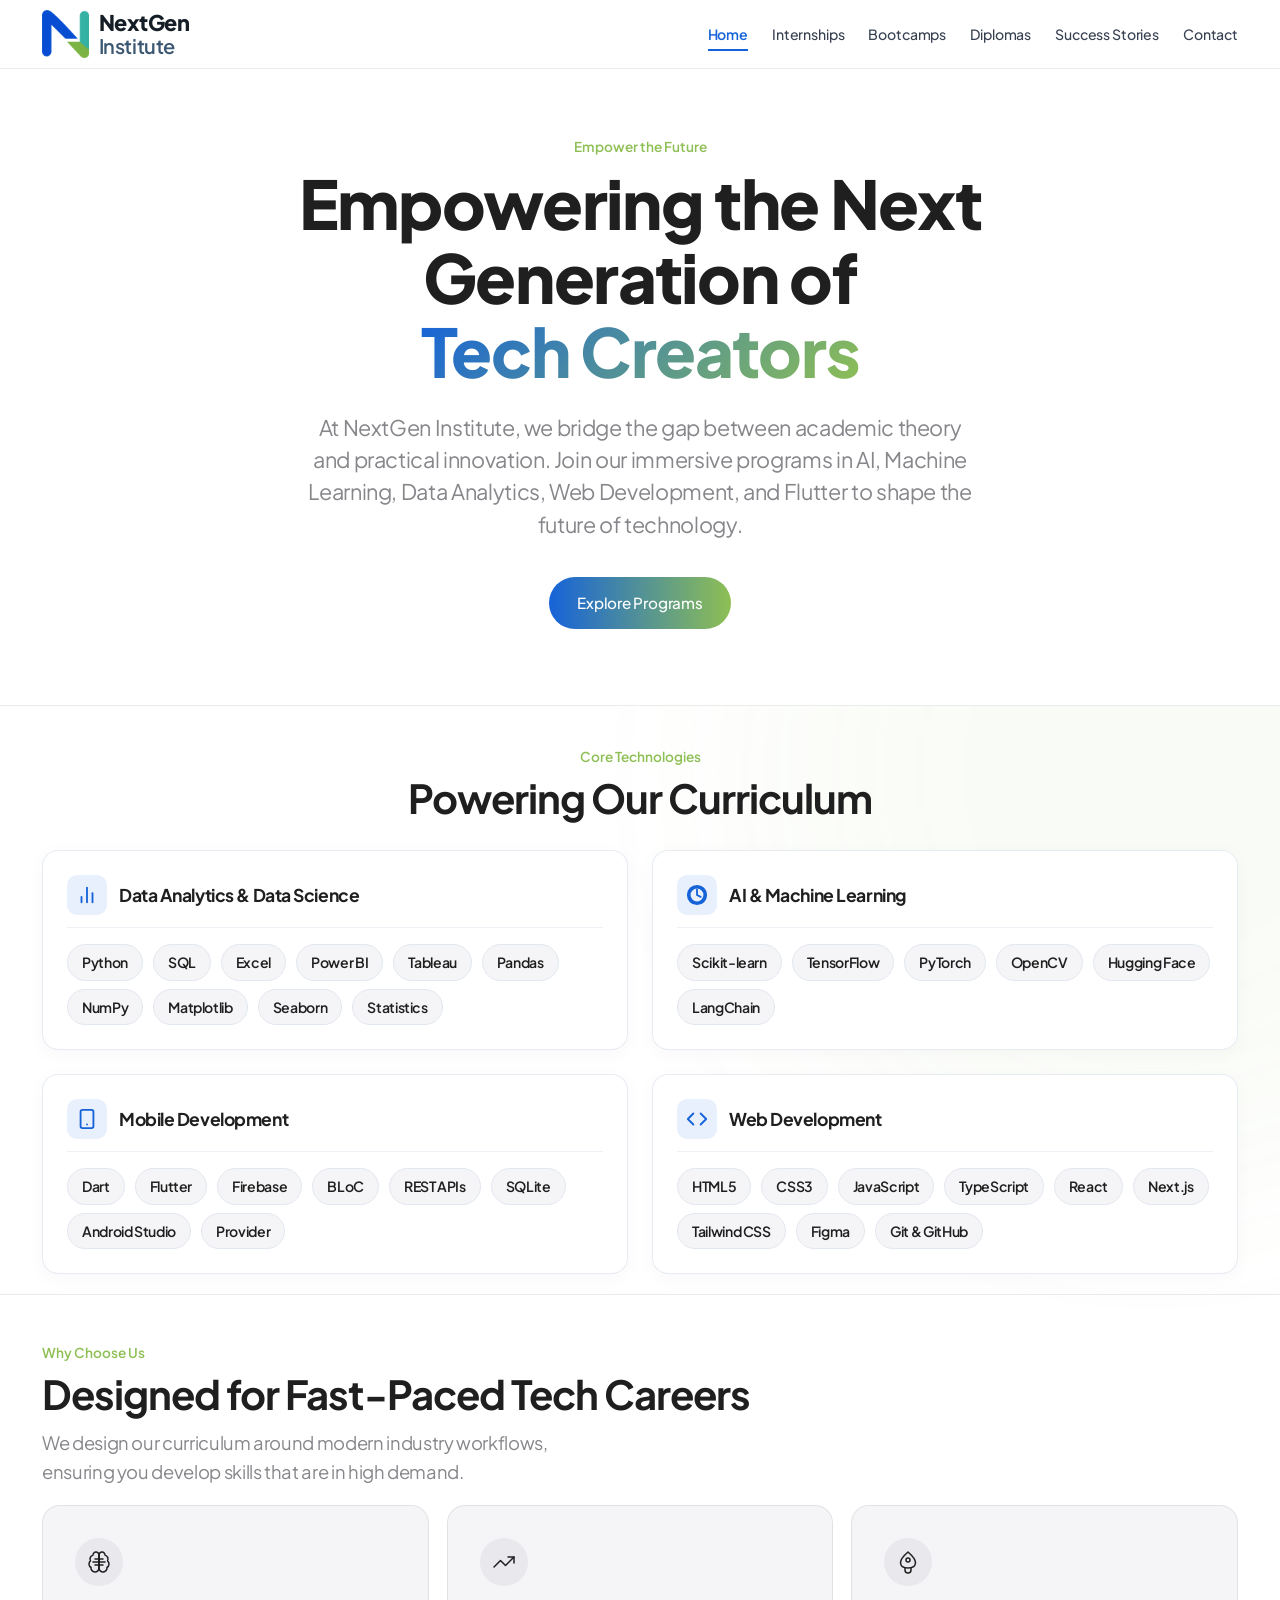
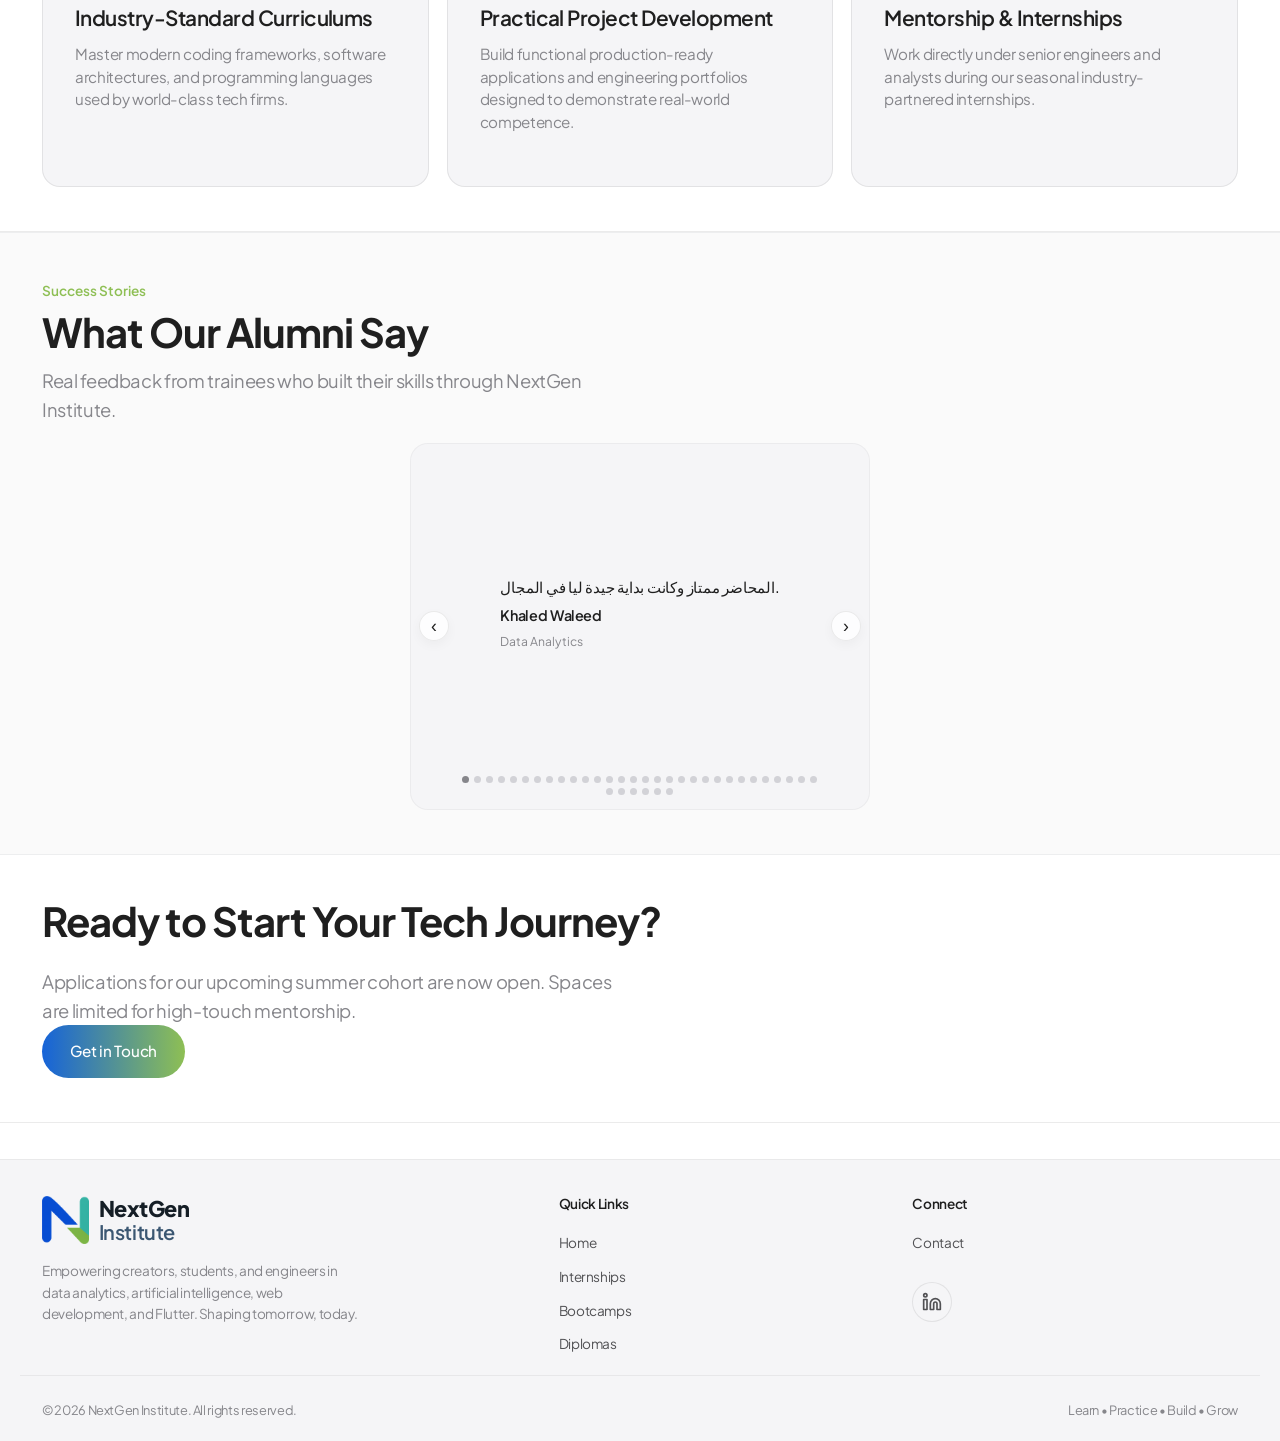
<file: index.html>
<!DOCTYPE html>
<html lang="en">
<head>
    <!-- Google tag (gtag.js) -->
    <script async src="https://www.googletagmanager.com/gtag/js?id=G-X8T3YRDZ85"></script>
    <script>
      window.dataLayer = window.dataLayer || [];
      function gtag(){dataLayer.push(arguments);}
      gtag('js', new Date());

      gtag('config', 'G-X8T3YRDZ85');
    </script>

    <meta charset="UTF-8">
    <meta name="viewport" content="width=device-width, initial-scale=1.0">
    <!-- SEO & Metadata -->
    <meta name="keywords" content="Free Internships, Summer Trainings, Winter Trainings, Winter Internships, NextGen Institute, NextGen Hub, Data Analytics, AI, Machine Learning, Tech Internships, Bootcamps Egypt, Flutter Development, Web Development, تدريب مجاني, تدريبات صيفية, تدريبات شتوية, تدريب صيفي, تدريب شتوي, داتا اناليتكس, ذكاء اصطناعي, مصر">
    <meta name="author" content="NextGen Institute">
    <meta name="robots" content="index, follow, max-image-preview:large, max-snippet:-1, max-video-preview:-1">
    <link rel="canonical" href="https://nextgenhub.dev/">
    <link rel="icon" type="image/png" href="assets/icon.png">
    <link rel="apple-touch-icon" href="assets/icon.png">

    <!-- Open Graph / Facebook / WhatsApp -->
    <meta property="og:type" content="website">
    <meta property="og:url" content="https://nextgenhub.dev/">
    <meta property="og:title" content="NextGen Institute | Free Internships, Summer & Winter Trainings">
    <meta property="og:description" content="NextGen Institute provides 100% Free Internships, Summer Trainings, Winter Trainings, and Winter Internships in AI, Machine Learning, Data Analytics, Flutter, and Web Development through practical bootcamps and diplomas.">
    <meta property="og:image" content="https://nextgenhub.dev/assets/icon.png">
    <meta property="og:site_name" content="NextGen Institute">
    <meta property="og:locale" content="en_US">
    <meta property="og:locale:alternate" content="ar_EG">

    <!-- Twitter Cards -->
    <meta name="twitter:card" content="summary_large_image">
    <meta name="twitter:url" content="https://nextgenhub.dev/">
    <meta name="twitter:title" content="NextGen Institute | Free Internships, Summer & Winter Trainings">
    <meta name="twitter:description" content="NextGen Institute provides 100% Free Internships, Summer Trainings, Winter Trainings, and Winter Internships in AI, Machine Learning, Data Analytics, Flutter, and Web Development through practical bootcamps and diplomas.">
    <meta name="twitter:image" content="https://nextgenhub.dev/assets/icon.png">

    <!-- JSON-LD Structured Data -->
    <script type="application/ld+json">
    {
      "@context": "https://schema.org",
      "@type": "EducationalOrganization",
      "name": "NextGen Institute",
      "url": "https://nextgenhub.dev/",
      "logo": "https://nextgenhub.dev/assets/icon.png",
      "description": "NextGen Institute offers 100% Free Internships, Summer Trainings, Winter Trainings, and Winter Internships in AI, Machine Learning, and Data Analytics.",
      "sameAs": [
        "https://www.linkedin.com/company/nextgen-institute-eg/"
      ],
      "address": {
        "@type": "PostalAddress",
        "addressCountry": "EG"
      }
    }
    </script>

    

    <title>NextGen Institute | Free Internships, Summer & Winter Trainings</title>
    <meta name="description" content="NextGen Institute provides 100% Free Internships, Summer Trainings, Winter Trainings, and Winter Internships in AI, Machine Learning, Data Analytics, Flutter, and Web Development through practical bootcamps and diplomas.">
        <link rel="stylesheet" href="styles.css?v=114">

</head>
<body>
    <div class="scroll-progress" id="scrollProgress"></div>

    <!-- Header Navigation -->
    <header>
        <div class="container nav-wrapper">
            <a href="index.html" class="logo" id="logoLink">
                <img src="assets/icon.png" alt="NextGen Institute Logo" class="logo-img">
                <div class="logo-text-wrap">
                    <span class="logo-text-top">NextGen</span>
                    <span class="logo-text-bottom">Institute</span>
                </div>
            </a>
            <button class="nav-toggle" aria-label="Toggle Navigation" id="navToggleBtn">
                <span></span>
                <span></span>
                <span></span>
            </button>
            <ul class="nav-menu" id="navMenu">
                <li><a href="index.html" class="nav-link active" id="navIndex" data-i18n="nav_home">Home</a></li>
                <li><a href="internships.html" class="nav-link" id="navInternships" data-i18n="nav_internships">Internships</a></li>
                <li><a href="bootcamps.html" class="nav-link" id="navBootcamps" data-i18n="nav_bootcamps">Bootcamps</a></li>
                <li><a href="diplomas.html" class="nav-link" id="navDiplomas" data-i18n="nav_diplomas">Diplomas</a></li>
                <li><a href="#success-stories" class="nav-link" id="navSuccessStories" data-i18n="nav_success_stories">Success Stories</a></li>
                <li><a href="contact.html" class="nav-link" id="navContact" data-i18n="nav_contact">Contact</a></li>
            </ul>
        </div>
    </header>

    <!-- Hero Section -->
    <section class="fade-up hero">
        <div class="hero-glow"></div>
        <div class="container hero-grid-centered">
            <div class="hero-content-centered">
                <span class="section-tag" data-i18n="index_hero_tag">Empower the Future</span>
                <h1 class="hero-title" data-i18n="index_hero_title">Empowering the Next Generation of <span class="gradient-text">Tech Creators</span></h1>
                <p class="hero-subtitle" data-i18n="index_hero_sub">
                    At NextGen Institute, we bridge the gap between academic theory and practical innovation. Join our immersive programs in AI, Machine Learning, and Data Analytics to shape the future of technology.
                </p>
                <div class="hero-actions">
                    <a href="bootcamps.html" class="btn btn-primary" id="heroCtaPrimary" data-i18n="index_hero_cta_primary">Explore Programs</a>
                </div>
            </div>
        </div>
    </section>



    <!-- Core Technologies Section -->
    <section class="fade-up section-padding" style="padding-top: 40px; padding-bottom: 20px;">
        <div class="container">
            <div class="section-title-wrap" style="text-align: center !important; margin-bottom: 30px;">
                <span class="section-tag" data-i18n="index_tech_tag" style="display: block; margin: 0 auto 8px; text-align: center;">Core Technologies</span>
                <h2 class="section-title" data-i18n="index_tech_title" style="text-align: center;">Powering Our Curriculum</h2>
            </div>
            <div class="tech-categories-grid">
                <!-- Category 1: Data Analytics & Data Science -->
                <div class="tech-category-card">
                    <div class="tech-category-header">
                        <div class="tech-category-icon">
                            <svg viewBox="0 0 24 24" fill="none" stroke="currentColor" stroke-width="2" stroke-linecap="round" stroke-linejoin="round">
                                <line x1="18" y1="20" x2="18" y2="10"/>
                                <line x1="12" y1="20" x2="12" y2="4"/>
                                <line x1="6" y1="20" x2="6" y2="14"/>
                            </svg>
                        </div>
                        <h3 class="tech-category-title" data-i18n="tech_cat_da">Data Analytics & Data Science</h3>
                    </div>
                    <div class="tech-badges-wrap">
                        <span class="tech-pill">Python</span>
                        <span class="tech-pill">SQL</span>
                        <span class="tech-pill">Excel</span>
                        <span class="tech-pill">Power BI</span>
                        <span class="tech-pill">Tableau</span>
                        <span class="tech-pill">Pandas</span>
                        <span class="tech-pill">NumPy</span>
                        <span class="tech-pill">Matplotlib</span>
                        <span class="tech-pill">Seaborn</span>
                        <span class="tech-pill">Statistics</span>
                    </div>
                </div>

                <!-- Category 2: AI & Machine Learning -->
                <div class="tech-category-card">
                    <div class="tech-category-header">
                        <div class="tech-category-icon">
                            <svg viewBox="0 0 24 24" fill="none" stroke="currentColor" stroke-width="2" stroke-linecap="round" stroke-linejoin="round">
                                <path d="M12 2a10 10 0 1 0 10 10A10 10 0 0 0 12 2zm0 18a8 8 0 1 1 8-8 8 8 0 0 1-8 8z"/>
                                <path d="M12 6v6l4 2"/>
                            </svg>
                        </div>
                        <h3 class="tech-category-title" data-i18n="tech_cat_ai">AI & Machine Learning</h3>
                    </div>
                    <div class="tech-badges-wrap">
                        <span class="tech-pill">Scikit-learn</span>
                        <span class="tech-pill">TensorFlow</span>
                        <span class="tech-pill">PyTorch</span>
                        <span class="tech-pill">OpenCV</span>
                        <span class="tech-pill">Hugging Face</span>
                        <span class="tech-pill">LangChain</span>
                    </div>
                </div>

                <!-- Category 3: Mobile Development -->
                <div class="tech-category-card">
                    <div class="tech-category-header">
                        <div class="tech-category-icon">
                            <svg viewBox="0 0 24 24" fill="none" stroke="currentColor" stroke-width="2" stroke-linecap="round" stroke-linejoin="round">
                                <rect x="5" y="2" width="14" height="20" rx="2" ry="2"/>
                                <line x1="12" y1="18" x2="12.01" y2="18"/>
                            </svg>
                        </div>
                        <h3 class="tech-category-title" data-i18n="tech_cat_mobile">Mobile Development</h3>
                    </div>
                    <div class="tech-badges-wrap">
                        <span class="tech-pill">Dart</span>
                        <span class="tech-pill">Flutter</span>
                        <span class="tech-pill">Firebase</span>
                        <span class="tech-pill">BLoC</span>
                        <span class="tech-pill">REST APIs</span>
                        <span class="tech-pill">SQLite</span>
                        <span class="tech-pill">Android Studio</span>
                        <span class="tech-pill">Provider</span>
                    </div>
                </div>

                <!-- Category 4: Web Development -->
                <div class="tech-category-card">
                    <div class="tech-category-header">
                        <div class="tech-category-icon">
                            <svg viewBox="0 0 24 24" fill="none" stroke="currentColor" stroke-width="2" stroke-linecap="round" stroke-linejoin="round">
                                <polyline points="16 18 22 12 16 6"/>
                                <polyline points="8 6 2 12 8 18"/>
                            </svg>
                        </div>
                        <h3 class="tech-category-title" data-i18n="tech_cat_web">Web Development</h3>
                    </div>
                    <div class="tech-badges-wrap">
                        <span class="tech-pill">HTML5</span>
                        <span class="tech-pill">CSS3</span>
                        <span class="tech-pill">JavaScript</span>
                        <span class="tech-pill">TypeScript</span>
                        <span class="tech-pill">React</span>
                        <span class="tech-pill">Next.js</span>
                        <span class="tech-pill">Tailwind CSS</span>
                        <span class="tech-pill">Figma</span>
                        <span class="tech-pill">Git & GitHub</span>
                    </div>
                </div>
            </div>
        </div>
    </section>

    <!-- Core Values Section -->
    <section class="fade-up section-padding">
        <div class="container">
            <div class="section-title-wrap">
                <span class="section-tag" data-i18n="index_values_tag">Why Choose Us</span>
                <h2 class="section-title" data-i18n="index_values_title">Designed for Fast-Paced Tech Careers</h2>
                <p class="section-subtitle" data-i18n="index_values_sub">We design our curriculum around modern industry workflows, ensuring you develop skills that are in high demand.</p>
            </div>
            
            <div class="cards-grid">
                <!-- Value Card 1 -->
                <div class="card glass-panel" id="valueCard1">
                    <div class="card-icon"><svg viewBox="0 0 24 24" fill="none" stroke="currentColor" stroke-width="1.5" stroke-linecap="round" stroke-linejoin="round"><path d="M12 5a3 3 0 1 0-5.997.125 4 4 0 0 0-2.526 5.77 4 4 0 0 0 .556 6.588A4 4 0 1 0 12 18Z"/><path d="M12 5a3 3 0 1 1 5.997.125 4 4 0 0 1 2.526 5.77 4 4 0 0 1-.556 6.588A4 4 0 1 1 12 18Z"/><path d="M12 5v14"/><path d="M12 12h6"/><path d="M12 12H6"/><path d="M12 9h4"/><path d="M12 9H8"/><path d="M12 15h4"/><path d="M12 15H8"/></svg></div>
                    <h3 class="card-title" data-i18n="index_val1_title">Industry-Standard Curriculums</h3>
                    <p class="card-desc" data-i18n="index_val1_desc">Master modern coding frameworks, software architectures, and programming languages used by world-class tech firms.</p>
                </div>
                <!-- Value Card 2 -->
                <div class="card glass-panel" id="valueCard2">
                    <div class="card-icon"><svg viewBox="0 0 24 24" fill="none" stroke="currentColor" stroke-width="1.5" stroke-linecap="round" stroke-linejoin="round"><polyline points="22 7 13.5 15.5 8.5 10.5 2 17"/><polyline points="16 7 22 7 22 13"/></svg></div>
                    <h3 class="card-title" data-i18n="index_val2_title">Practical Project Development</h3>
                    <p class="card-desc" data-i18n="index_val2_desc">Build functional production-ready applications and engineering portfolios designed to demonstrate real-world competence.</p>
                </div>
                <!-- Value Card 3 -->
                <div class="card glass-panel" id="valueCard3">
                    <div class="card-icon"><svg viewBox="0 0 24 24" fill="none" stroke="currentColor" stroke-width="1.5" stroke-linecap="round" stroke-linejoin="round"><path d="M12 2S4.5 8.5 4.5 12.5S7.5 18 12 18s7.5-1.5 7.5-5.5S12 2 12 2z"/><path d="M9 18v2a3 3 0 0 0 6 0v-2"/><circle cx="12" cy="10" r="2"/></svg></div>
                    <h3 class="card-title" data-i18n="index_val3_title">Mentorship & Internships</h3>
                    <p class="card-desc" data-i18n="index_val3_desc">Work directly under senior engineers and analysts during our seasonal industry-partnered internships.</p>
                </div>
            </div>
        </div>
    </section>

    <!-- Student Success Stories (Slideshow) -->
    <section id="success-stories" class="fade-up section-padding" style="background: var(--bg-tertiary); border-top: 1px solid rgba(15, 23, 42, 0.05); border-bottom: 1px solid rgba(15, 23, 42, 0.05);">
        <div class="container">
            <div class="section-title-wrap">
                <span class="section-tag" data-i18n="slide_tag">Success Stories</span>
                <h2 class="section-title" data-i18n="slide_title">What Our Alumni Say</h2>
                <p class="section-subtitle" data-i18n="slide_sub">Real feedback from graduates who transitioned into tech careers through NextGen Institute.</p>
            </div>
            
            <div class="slideshow-container glass-panel" style="background: var(--bg-secondary);">
                <div class="slide-track" id="slideTrack">
                    <!-- Slide 1: Khaled Waleed -->
                    <div class="slide">
                        <div class="slide-content">
                            <div class="quote-icon">“</div>
                            <p class="slide-quote" data-i18n="slide1_quote">المحاضر ممتاز وكانت بداية جيدة ليا في المجال.</p>
                            <h4 class="slide-author" data-i18n="slide1_author">Khaled Waleed</h4>
                            <span class="slide-role" data-i18n="slide1_role">Data Analytics</span>
                        </div>
                    </div>
                    <!-- Slide 2: Sherif Essam -->
                    <div class="slide">
                        <div class="slide-content">
                            <div class="quote-icon">“</div>
                            <p class="slide-quote" data-i18n="slide2_quote">المحتوى والتطبيق العملي ممتاز.</p>
                            <h4 class="slide-author" data-i18n="slide2_author">Sherif Essam</h4>
                            <span class="slide-role" data-i18n="slide2_role">Data Analytics</span>
                        </div>
                    </div>
                    <!-- Slide 3: keroles adel aziz -->
                    <div class="slide">
                        <div class="slide-content">
                            <div class="quote-icon">“</div>
                            <p class="slide-quote" data-i18n="slide3_quote">الكورس كويس والشرح كويس خالص واستقدت منه في حاجات كنت ناسيها افتكرتها</p>
                            <h4 class="slide-author" data-i18n="slide3_author">keroles adel aziz</h4>
                            <span class="slide-role" data-i18n="slide3_role">Front-End Web Development</span>
                        </div>
                    </div>
                    <!-- Slide 4: Karim Hussam -->
                    <div class="slide">
                        <div class="slide-content">
                            <div class="quote-icon">“</div>
                            <p class="slide-quote" data-i18n="slide4_quote">شرح ممتاز</p>
                            <h4 class="slide-author" data-i18n="slide4_author">Karim Hussam</h4>
                            <span class="slide-role" data-i18n="slide4_role">Front-End Web Development</span>
                        </div>
                    </div>
                    <!-- Slide 5: Shahd mostafa ahmed tmam -->
                    <div class="slide">
                        <div class="slide-content">
                            <div class="quote-icon">“</div>
                            <p class="slide-quote" data-i18n="slide5_quote">10/10</p>
                            <h4 class="slide-author" data-i18n="slide5_author">Shahd mostafa ahmed tmam</h4>
                            <span class="slide-role" data-i18n="slide5_role">Flutter Development</span>
                        </div>
                    </div>
                    <!-- Slide 6: Emad mohamed -->
                    <div class="slide">
                        <div class="slide-content">
                            <div class="quote-icon">“</div>
                            <p class="slide-quote" data-i18n="slide6_quote">كان حلو و تاسكات السيرش كانت بتفدني</p>
                            <h4 class="slide-author" data-i18n="slide6_author">Emad mohamed</h4>
                            <span class="slide-role" data-i18n="slide6_role">Flutter Development</span>
                        </div>
                    </div>
                    <!-- Slide 7: Shahd Ahmed Abdelkader Mohamed -->
                    <div class="slide">
                        <div class="slide-content">
                            <div class="quote-icon">“</div>
                            <p class="slide-quote" data-i18n="slide7_quote">It's really great and the instructor is very skilled her explanation is simple and clear and I benefited from it</p>
                            <h4 class="slide-author" data-i18n="slide7_author">Shahd Ahmed Abdelkader Mohamed</h4>
                            <span class="slide-role" data-i18n="slide7_role">AI & Machine Learning</span>
                        </div>
                    </div>
                    <!-- Slide 8: محمود عماد محمود هاشم -->
                    <div class="slide">
                        <div class="slide-content">
                            <div class="quote-icon">“</div>
                            <p class="slide-quote" data-i18n="slide8_quote">شاكرين جداً وقتكم ومجهودكم الدائم معنا! ✨</p>
                            <h4 class="slide-author" data-i18n="slide8_author">محمود عماد محمود هاشم</h4>
                            <span class="slide-role" data-i18n="slide8_role">AI & Machine Learning</span>
                        </div>
                    </div>
                    <!-- Slide 9: Shahd Salah -->
                    <div class="slide">
                        <div class="slide-content">
                            <div class="quote-icon">“</div>
                            <p class="slide-quote" data-i18n="slide9_quote">It was very organized and very informative and helpful.</p>
                            <h4 class="slide-author" data-i18n="slide9_author">Shahd Salah</h4>
                            <span class="slide-role" data-i18n="slide9_role">AI & Machine Learning</span>
                        </div>
                    </div>
                    <!-- Slide 10: محمد عادل محمد رفعت -->
                    <div class="slide">
                        <div class="slide-content">
                            <div class="quote-icon">“</div>
                            <p class="slide-quote" data-i18n="slide10_quote">My experience at NextGen Institute was very valuable and enjoyable. The training helped me develop my Flutter and Dart skills, improve my understanding of mobile application development, and gain practical experience through hands-on tasks and projects. I also appreciated the research tasks related to Artificial Intelligence, which encouraged me to explore new technologies and expand my technical knowledge. Special thanks to Engineer for his dedication, support, and clear explanations throughout the training. I'm grateful to NextGen Institute for providing this learning opportunity.</p>
                            <h4 class="slide-author" data-i18n="slide10_author">محمد عادل محمد رفعت</h4>
                            <span class="slide-role" data-i18n="slide10_role">Flutter Development</span>
                        </div>
                    </div>
                    <!-- Slide 11: Karem Tamer -->
                    <div class="slide">
                        <div class="slide-content">
                            <div class="quote-icon">“</div>
                            <p class="slide-quote" data-i18n="slide11_quote">Our mentor sandy Alaa was super helpful and Her Explanation of the concepts was very easy to understand The intern as A whole was A beautiful journey</p>
                            <h4 class="slide-author" data-i18n="slide11_author">Karem Tamer</h4>
                            <span class="slide-role" data-i18n="slide11_role">AI & Machine Learning</span>
                        </div>
                    </div>
                    <!-- Slide 12: Ali fekry mohamed tawfik hassan -->
                    <div class="slide">
                        <div class="slide-content">
                            <div class="quote-icon">“</div>
                            <p class="slide-quote" data-i18n="slide12_quote">Perfect program and excellent instructor</p>
                            <h4 class="slide-author" data-i18n="slide12_author">Ali fekry mohamed tawfik hassan</h4>
                            <span class="slide-role" data-i18n="slide12_role">AI & Machine Learning</span>
                        </div>
                    </div>
                    <!-- Slide 13: Ramadan Mahmoud Ramadan -->
                    <div class="slide">
                        <div class="slide-content">
                            <div class="quote-icon">“</div>
                            <p class="slide-quote" data-i18n="slide13_quote">A great learning experience! I gained valuable knowledge, improved my practical skills, and enjoyed working on real-world projects. Thanks to everyone who made this training worthwhile!</p>
                            <h4 class="slide-author" data-i18n="slide13_author">Ramadan Mahmoud Ramadan</h4>
                            <span class="slide-role" data-i18n="slide13_role">AI & Machine Learning</span>
                        </div>
                    </div>
                    <!-- Slide 14: Shahd kadous -->
                    <div class="slide">
                        <div class="slide-content">
                            <div class="quote-icon">“</div>
                            <p class="slide-quote" data-i18n="slide14_quote">البشمهندس المحاضر محمود البيومي ممتاز جدا بجد ربنا يبارك فيه شرحه ممتاز فوق الوصف وبيشرح بضمير جدا واي حد محتاج حاجه بيسعده مش بيتاخر علي حد وبيعيد لاي حد مش فاهم ومتهم وبيتابع فعلا محاضر عنده ضمير وشرحه كويس جدا</p>
                            <h4 class="slide-author" data-i18n="slide14_author">Shahd kadous</h4>
                            <span class="slide-role" data-i18n="slide14_role">Flutter Development</span>
                        </div>
                    </div>
                    <!-- Slide 15: شهد محمود أحمد -->
                    <div class="slide">
                        <div class="slide-content">
                            <div class="quote-icon">“</div>
                            <p class="slide-quote" data-i18n="slide15_quote">بشمهندس محمود بصراحة supportive جدا وشرحه جميل ماشاء الله ووافي وتعب حقيقي معانا ربنا يجازيه كل خير والتجربة كلها كانت لذيذة بصراحة واستفدت جدا</p>
                            <h4 class="slide-author" data-i18n="slide15_author">شهد محمود أحمد</h4>
                            <span class="slide-role" data-i18n="slide15_role">Flutter Development</span>
                        </div>
                    </div>
                    <!-- Slide 16: Julie Ragy gabra -->
                    <div class="slide">
                        <div class="slide-content">
                            <div class="quote-icon">“</div>
                            <p class="slide-quote" data-i18n="slide16_quote">احسن بشمهندسه والشرح تحفه جدا جدا</p>
                            <h4 class="slide-author" data-i18n="slide16_author">Julie Ragy gabra</h4>
                            <span class="slide-role" data-i18n="slide16_role">Front-End Web Development</span>
                        </div>
                    </div>
                    <!-- Slide 17: Esraa Hassan -->
                    <div class="slide">
                        <div class="slide-content">
                            <div class="quote-icon">“</div>
                            <p class="slide-quote" data-i18n="slide17_quote">الـ internship كانت كويسه جدا وكانت مغطيه نقط مهمه مناسبه للوقت وكمان التاسكات والسيرش كان مهم جدا والباشمهندس كان شرحه متميز وفيه مرونه في التعامل وتسليم التاسكات شكرا بجد</p>
                            <h4 class="slide-author" data-i18n="slide17_author">Esraa Hassan</h4>
                            <span class="slide-role" data-i18n="slide17_role">Flutter Development</span>
                        </div>
                    </div>
                    <!-- Slide 18: روان مصطفى عبد الرازق محمد إبراهيم -->
                    <div class="slide">
                        <div class="slide-content">
                            <div class="quote-icon">“</div>
                            <p class="slide-quote" data-i18n="slide18_quote">It was truly an amazing experience, and I learned so much throughout this journey. It is an experience I will always cherish and remember. I’m deeply grateful to the entire NextGen team for being part of my journey into AI and Machine Learning. Thank you for all the knowledge, support, and effort you put into making this experience so valuable. I really hope there will be a Deep Learning internship in the future, and I would definitely love to be among the very first participants! Thank you once again for everything. I’m truly grateful! ❤️</p>
                            <h4 class="slide-author" data-i18n="slide18_author">روان مصطفى عبد الرازق محمد إبراهيم</h4>
                            <span class="slide-role" data-i18n="slide18_role">AI & Machine Learning</span>
                        </div>
                    </div>
                    <!-- Slide 19: Myrna Nader Aziz -->
                    <div class="slide">
                        <div class="slide-content">
                            <div class="quote-icon">“</div>
                            <p class="slide-quote" data-i18n="slide19_quote">It was a great experience for me and very useful</p>
                            <h4 class="slide-author" data-i18n="slide19_author">Myrna Nader Aziz</h4>
                            <span class="slide-role" data-i18n="slide19_role">Flutter Development</span>
                        </div>
                    </div>
                    <!-- Slide 20: Habiba Mohamed Ali -->
                    <div class="slide">
                        <div class="slide-content">
                            <div class="quote-icon">“</div>
                            <p class="slide-quote" data-i18n="slide20_quote">9/10</p>
                            <h4 class="slide-author" data-i18n="slide20_author">Habiba Mohamed Ali</h4>
                            <span class="slide-role" data-i18n="slide20_role">AI & Machine Learning</span>
                        </div>
                    </div>
                    <!-- Slide 21: Saif mahmoud abdelrahman elgendy -->
                    <div class="slide">
                        <div class="slide-content">
                            <div class="quote-icon">“</div>
                            <p class="slide-quote" data-i18n="slide21_quote">Good and useful content, a good instructor who conveys the information well and easily.</p>
                            <h4 class="slide-author" data-i18n="slide21_author">Saif mahmoud abdelrahman elgendy</h4>
                            <span class="slide-role" data-i18n="slide21_role">AI & Machine Learning</span>
                        </div>
                    </div>
                    <!-- Slide 22: Ahmed Shaban Abdul Azim -->
                    <div class="slide">
                        <div class="slide-content">
                            <div class="quote-icon">“</div>
                            <p class="slide-quote" data-i18n="slide22_quote">الحمدلله على التمام حقيقي بشكركم جداً على الفرصة دي اللي من خلالها قدرت اطور نفسي كا frontend developer وكمان قدرت افهم حاجات كانت غايبه عني واول مره افهمها، حابب اشكر البشمهندسة اميرة حقيقي تعبت معانا وجزاك الله كل خير وماشاء الله شرحك ممتاز واستفدت كتير</p>
                            <h4 class="slide-author" data-i18n="slide22_author">Ahmed Shaban Abdul Azim</h4>
                            <span class="slide-role" data-i18n="slide22_role">Front-End Web Development</span>
                        </div>
                    </div>
                    <!-- Slide 23: Ahmed Mohamed Mohamedy Eldeeb -->
                    <div class="slide">
                        <div class="slide-content">
                            <div class="quote-icon">“</div>
                            <p class="slide-quote" data-i18n="slide23_quote">10/10</p>
                            <h4 class="slide-author" data-i18n="slide23_author">Ahmed Mohamed Mohamedy Eldeeb</h4>
                            <span class="slide-role" data-i18n="slide23_role">Front-End Web Development</span>
                        </div>
                    </div>
                    <!-- Slide 24: Karim Amgad Mohamed -->
                    <div class="slide">
                        <div class="slide-content">
                            <div class="quote-icon">“</div>
                            <p class="slide-quote" data-i18n="slide24_quote">Very Good</p>
                            <h4 class="slide-author" data-i18n="slide24_author">Karim Amgad Mohamed</h4>
                            <span class="slide-role" data-i18n="slide24_role">Flutter Development</span>
                        </div>
                    </div>
                    <!-- Slide 25: Mohamed Mohamed Salah Ismail El Banna -->
                    <div class="slide">
                        <div class="slide-content">
                            <div class="quote-icon">“</div>
                            <p class="slide-quote" data-i18n="slide25_quote">the explanation is simple and good, and the tasks are good. good training.</p>
                            <h4 class="slide-author" data-i18n="slide25_author">Mohamed Mohamed Salah Ismail El Banna</h4>
                            <span class="slide-role" data-i18n="slide25_role">Front-End Web Development</span>
                        </div>
                    </div>
                    <!-- Slide 26: Nour Abotaleb -->
                    <div class="slide">
                        <div class="slide-content">
                            <div class="quote-icon">“</div>
                            <p class="slide-quote" data-i18n="slide26_quote">perfect instructor and content</p>
                            <h4 class="slide-author" data-i18n="slide26_author">Nour Abotaleb</h4>
                            <span class="slide-role" data-i18n="slide26_role">Flutter Development</span>
                        </div>
                    </div>
                    <!-- Slide 27: Mohamed mahmoud abdelghani ghalwash -->
                    <div class="slide">
                        <div class="slide-content">
                            <div class="quote-icon">“</div>
                            <p class="slide-quote" data-i18n="slide27_quote">Perfect 10/10</p>
                            <h4 class="slide-author" data-i18n="slide27_author">Mohamed mahmoud abdelghani ghalwash</h4>
                            <span class="slide-role" data-i18n="slide27_role">AI & Machine Learning</span>
                        </div>
                    </div>
                    <!-- Slide 28: youssef tarek ahmed teleb -->
                    <div class="slide">
                        <div class="slide-content">
                            <div class="quote-icon">“</div>
                            <p class="slide-quote" data-i18n="slide28_quote">very nice</p>
                            <h4 class="slide-author" data-i18n="slide28_author">youssef tarek ahmed teleb</h4>
                            <span class="slide-role" data-i18n="slide28_role">Flutter Development</span>
                        </div>
                    </div>
                    <!-- Slide 29: Ramy Khairy -->
                    <div class="slide">
                        <div class="slide-content">
                            <div class="quote-icon">“</div>
                            <p class="slide-quote" data-i18n="slide29_quote">mohamed bayoumi helped us so much and i got so much from this internship</p>
                            <h4 class="slide-author" data-i18n="slide29_author">Ramy Khairy</h4>
                            <span class="slide-role" data-i18n="slide29_role">Flutter Development</span>
                        </div>
                    </div>
                    <!-- Slide 30: Menna Ali Abdelrahman Abdelmontleb -->
                    <div class="slide">
                        <div class="slide-content">
                            <div class="quote-icon">“</div>
                            <p class="slide-quote" data-i18n="slide30_quote">Everything is perfect thanks for everything and i hope to attend other courses with you and to tell us about every chance we can participate in it</p>
                            <h4 class="slide-author" data-i18n="slide30_author">Menna Ali Abdelrahman Abdelmontleb</h4>
                            <span class="slide-role" data-i18n="slide30_role">AI & Machine Learning</span>
                        </div>
                    </div>
                    <!-- Slide 31: Nour Mohamed Mahmoud Ahmed -->
                    <div class="slide">
                        <div class="slide-content">
                            <div class="quote-icon">“</div>
                            <p class="slide-quote" data-i18n="slide31_quote">10/10 <3</p>
                            <h4 class="slide-author" data-i18n="slide31_author">Nour Mohamed Mahmoud Ahmed</h4>
                            <span class="slide-role" data-i18n="slide31_role">AI & Machine Learning</span>
                        </div>
                    </div>
                    <!-- Slide 32: Abdelrahman Adel Elsharkawi -->
                    <div class="slide">
                        <div class="slide-content">
                            <div class="quote-icon">“</div>
                            <p class="slide-quote" data-i18n="slide32_quote">كانت تجربة ممتعة و رحلة جميلة و شغل البشمهندسة جميل و رائع</p>
                            <h4 class="slide-author" data-i18n="slide32_author">Abdelrahman Adel Elsharkawi</h4>
                            <span class="slide-role" data-i18n="slide32_role">AI & Machine Learning</span>
                        </div>
                    </div>
                    <!-- Slide 33: asmaa hani -->
                    <div class="slide">
                        <div class="slide-content">
                            <div class="quote-icon">“</div>
                            <p class="slide-quote" data-i18n="slide33_quote">المحتوي كان كويس واستفدت منو</p>
                            <h4 class="slide-author" data-i18n="slide33_author">asmaa hani</h4>
                            <span class="slide-role" data-i18n="slide33_role">AI & Machine Learning</span>
                        </div>
                    </div>
                    <!-- Slide 34: اروي رمضان مصطفي بخيت -->
                    <div class="slide">
                        <div class="slide-content">
                            <div class="quote-icon">“</div>
                            <p class="slide-quote" data-i18n="slide34_quote">Very good</p>
                            <h4 class="slide-author" data-i18n="slide34_author">اروي رمضان مصطفي بخيت</h4>
                            <span class="slide-role" data-i18n="slide34_role">AI & Machine Learning</span>
                        </div>
                    </div>
                    <!-- Slide 35: Ahmed Salah Mostafa Mohamed -->
                    <div class="slide">
                        <div class="slide-content">
                            <div class="quote-icon">“</div>
                            <p class="slide-quote" data-i18n="slide35_quote">it was useful for me as a recap but also i learning new information thank so much to eng: Sandy Alaa.</p>
                            <h4 class="slide-author" data-i18n="slide35_author">Ahmed Salah Mostafa Mohamed</h4>
                            <span class="slide-role" data-i18n="slide35_role">AI & Machine Learning</span>
                        </div>
                    </div>
                    <!-- Slide 36: Farah Mustafa Muhammed Abdullah -->
                    <div class="slide">
                        <div class="slide-content">
                            <div class="quote-icon">“</div>
                            <p class="slide-quote" data-i18n="slide36_quote">The course was very useful and informative. I learned new concepts in Artificial Intelligence and Machine Learning, and gained practical experience through hands-on projects. The instructor explained the topics clearly and helped me improve my technical skills. I appreciate the effort and support throughout the course. I hope to continue learning and developing my skills in this field.</p>
                            <h4 class="slide-author" data-i18n="slide36_author">Farah Mustafa Muhammed Abdullah</h4>
                            <span class="slide-role" data-i18n="slide36_role">AI & Machine Learning</span>
                        </div>
                    </div>
                </div>
                <!-- Navigation controls -->
                <button class="slide-btn prev-btn" id="prevSlide" aria-label="Previous Slide">‹</button>
                <button class="slide-btn next-btn" id="nextSlide" aria-label="Next Slide">›</button>
                
                <!-- Indicators -->
                <div class="slideshow-dots" id="slideshowDots">
                    <span class="dot active" data-index="0"></span>
                    <span class="dot" data-index="1"></span>
                    <span class="dot" data-index="2"></span>
                    <span class="dot" data-index="3"></span>
                    <span class="dot" data-index="4"></span>
                    <span class="dot" data-index="5"></span>
                    <span class="dot" data-index="6"></span>
                    <span class="dot" data-index="7"></span>
                    <span class="dot" data-index="8"></span>
                    <span class="dot" data-index="9"></span>
                    <span class="dot" data-index="10"></span>
                    <span class="dot" data-index="11"></span>
                    <span class="dot" data-index="12"></span>
                    <span class="dot" data-index="13"></span>
                    <span class="dot" data-index="14"></span>
                    <span class="dot" data-index="15"></span>
                    <span class="dot" data-index="16"></span>
                    <span class="dot" data-index="17"></span>
                    <span class="dot" data-index="18"></span>
                    <span class="dot" data-index="19"></span>
                    <span class="dot" data-index="20"></span>
                    <span class="dot" data-index="21"></span>
                    <span class="dot" data-index="22"></span>
                    <span class="dot" data-index="23"></span>
                    <span class="dot" data-index="24"></span>
                    <span class="dot" data-index="25"></span>
                    <span class="dot" data-index="26"></span>
                    <span class="dot" data-index="27"></span>
                    <span class="dot" data-index="28"></span>
                    <span class="dot" data-index="29"></span>
                    <span class="dot" data-index="30"></span>
                    <span class="dot" data-index="31"></span>
                    <span class="dot" data-index="32"></span>
                    <span class="dot" data-index="33"></span>
                    <span class="dot" data-index="34"></span>
                    <span class="dot" data-index="35"></span>
                </div>
            </div>
        </div>
    </section>

    <!-- Call to Action -->
    <section class="fade-up section-padding">
        <div class="container">
            <h2 class="section-title" style="margin-bottom: 24px;" data-i18n="index_cta_title">Ready to Start Your Tech Journey?</h2>
            <p class="section-subtitle" style="margin-bottom: 40px;" data-i18n="index_cta_sub">Applications for our upcoming summer cohort are now open. Spaces are limited for high-touch mentorship.</p>
            <a href="contact.html" class="btn btn-primary" id="ctaFooter" data-i18n="index_cta_btn">Get in Touch</a>
        </div>
    </section>

    <!-- Footer -->
    <footer>
        <div class="container footer-grid">
            <div class="footer-brand">
                <a href="index.html" class="logo" style="margin-bottom: 16px;">
                    <img src="assets/icon.png" alt="NextGen Institute Logo" class="logo-img">
                    <div class="logo-text-wrap">
                        <span class="logo-text-top">NextGen</span>
                        <span class="logo-text-bottom">Institute</span>
                    </div>
                </a>
                <p data-i18n="footer_desc">Empowering creators, students, and engineers in data analytics and artificial intelligence. Shaping tomorrow, today.</p>
            </div>
            <div class="footer-nav">
                <h4 class="footer-nav-title" data-i18n="footer_links_title">Quick Links</h4>
                <a href="index.html" id="footerNavHome" data-i18n="nav_home">Home</a>
                <a href="internships.html" id="footerNavInternships" data-i18n="nav_internships">Internship Listings</a>
                <a href="bootcamps.html" id="footerNavBootcamps" data-i18n="nav_bootcamps">Summer Bootcamps</a>
                <a href="diplomas.html" id="footerNavDiplomas" data-i18n="nav_diplomas">Professional Diplomas</a>
            </div>
            <div class="footer-nav">
                <h4 class="footer-nav-title" data-i18n="footer_connect_title">Connect</h4>
                <a href="contact.html" id="footerNavContact" data-i18n="nav_contact">Contact Support</a>
                <div class="social-links" style="margin-top: 16px;">
                <a href="https://www.linkedin.com/company/nextgen-institute-eg/" class="social-icon" aria-label="LinkedIn" target="_blank">
                <svg viewBox="0 0 24 24" fill="none" stroke="currentColor" stroke-width="2" stroke-linecap="round" stroke-linejoin="round">
                <path d="M16 8a6 6 0 0 1 6 6v7h-4v-7a2 2 0 0 0-2-2 2 2 0 0 0-2 2v7h-4v-7a6 6 0 0 1 6-6z"/>
                <rect x="2" y="9" width="4" height="12"/>
                <circle cx="4" cy="4" r="2"/>
                </svg>
                </a>
                
                </div>
            </div>
        </div>
        <div class="container footer-bottom">
            <p data-i18n="footer_copyright">&copy; 2026 NextGen Institute. All rights reserved.</p>
            <p data-i18n="footer_design">Learn • Practice • Build • Grow</p>
        </div>
    </footer>

    <script src="main.js?v=114"></script>
    <script src="lang.js?v=114"></script>
    <button class="back-to-top" id="backToTop" aria-label="Back to Top">↑</button>
    <!-- Explore Programs Modal -->
    <div class="modal-overlay" id="exploreModal">
        <div class="modal-content explore-modal-content">
            <button class="modal-close" id="closeExploreModal">&times;</button>
            <div class="explore-modal-header">
                <h2 class="explore-modal-title" data-i18n="explore_modal_title">Explore Our Programs</h2>
                <p class="explore-modal-sub" data-i18n="explore_modal_sub">Choose the path that matches your learning style and career goals.</p>
            </div>
            <div class="explore-grid">
                <!-- Option 1: Internships -->
                <a href="internships.html" class="explore-option-card">
                    <div class="explore-option-icon">
                        <svg viewBox="0 0 24 24" fill="none" stroke="currentColor" stroke-width="2" stroke-linecap="round" stroke-linejoin="round">
                            <rect x="2" y="7" width="20" height="14" rx="2" ry="2"/>
                            <path d="M16 21V5a2 2 0 0 0-2-2h-4a2 2 0 0 0-2 2v16"/>
                        </svg>
                    </div>
                    <div class="explore-option-info">
                        <h3 class="explore-option-title" data-i18n="explore_card_intern_title">Internships</h3>
                        <p class="explore-option-desc" data-i18n="explore_card_intern_desc">1-month corporate training with direct engineering mentorship.</p>
                    </div>
                    <div class="explore-option-arrow">
                        <svg viewBox="0 0 24 24" fill="none" stroke="currentColor" stroke-width="2.5" stroke-linecap="round" stroke-linejoin="round">
                            <line x1="5" y1="12" x2="19" y2="12"/><polyline points="12 5 19 12 12 19"/>
                        </svg>
                    </div>
                </a>
                
                <!-- Option 2: Bootcamps -->
                <a href="bootcamps.html" class="explore-option-card">
                    <div class="explore-option-icon">
                        <svg viewBox="0 0 24 24" fill="none" stroke="currentColor" stroke-width="2" stroke-linecap="round" stroke-linejoin="round">
                            <path d="M18 3a3 3 0 0 0-3 3v12a3 3 0 0 0 3 3 3 3 0 0 0 3-3V6a3 3 0 0 0-3-3z"/>
                            <path d="M6 3a3 3 0 0 0-3 3v12a3 3 0 0 0 3 3 3 3 0 0 0 3-3V6a3 3 0 0 0-3-3z"/>
                            <path d="M12 9v12"/>
                            <path d="M9 12h6"/>
                        </svg>
                    </div>
                    <div class="explore-option-info">
                        <h3 class="explore-option-title" data-i18n="explore_card_boot_title">Summer Bootcamps</h3>
                        <p class="explore-option-desc" data-i18n="explore_card_boot_desc">Intensive 2-month practical coding bootcamps for fast skill acquisition.</p>
                    </div>
                    <div class="explore-option-arrow">
                        <svg viewBox="0 0 24 24" fill="none" stroke="currentColor" stroke-width="2.5" stroke-linecap="round" stroke-linejoin="round">
                            <line x1="5" y1="12" x2="19" y2="12"/><polyline points="12 5 19 12 12 19"/>
                        </svg>
                    </div>
                </a>
                
                <!-- Option 3: Diplomas -->
                <a href="diplomas.html" class="explore-option-card">
                    <div class="explore-option-icon">
                        <svg viewBox="0 0 24 24" fill="none" stroke="currentColor" stroke-width="2" stroke-linecap="round" stroke-linejoin="round">
                            <path d="M22 10v6M2 10l10-5 10 5-10 5z"/>
                            <path d="M6 12v5c0 2 2 3 6 3s6-1 6-3v-5"/>
                        </svg>
                    </div>
                    <div class="explore-option-info">
                        <h3 class="explore-option-title" data-i18n="explore_card_diploma_title">Professional Diplomas</h3>
                        <p class="explore-option-desc" data-i18n="explore_card_diploma_desc">Comprehensive 5-month career tracks with guaranteed co-op internships.</p>
                    </div>
                    <div class="explore-option-arrow">
                        <svg viewBox="0 0 24 24" fill="none" stroke="currentColor" stroke-width="2.5" stroke-linecap="round" stroke-linejoin="round">
                            <line x1="5" y1="12" x2="19" y2="12"/><polyline points="12 5 19 12 12 19"/>
                        </svg>
                    </div>
                </a>
            </div>
        </div>
    </div>

</body>
</html>
<!-- Trigger deployment 5 -->
</file>
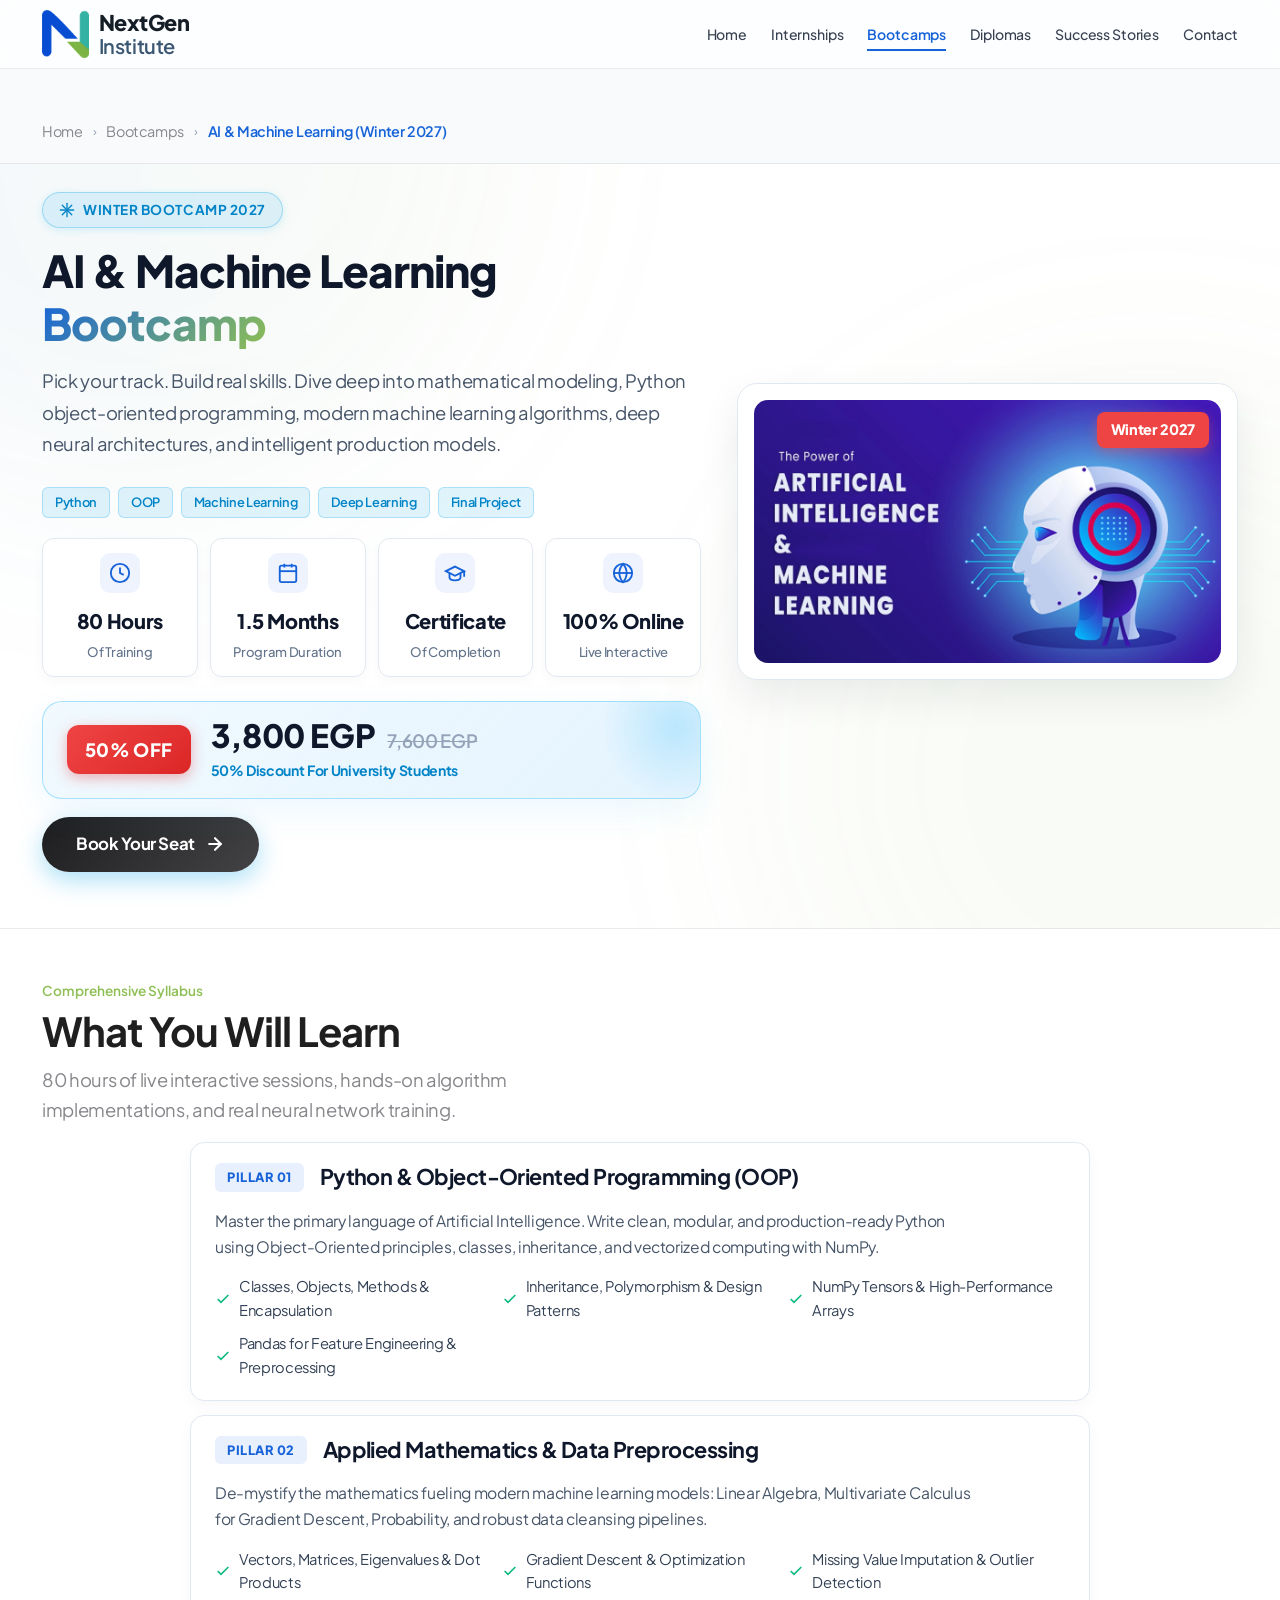
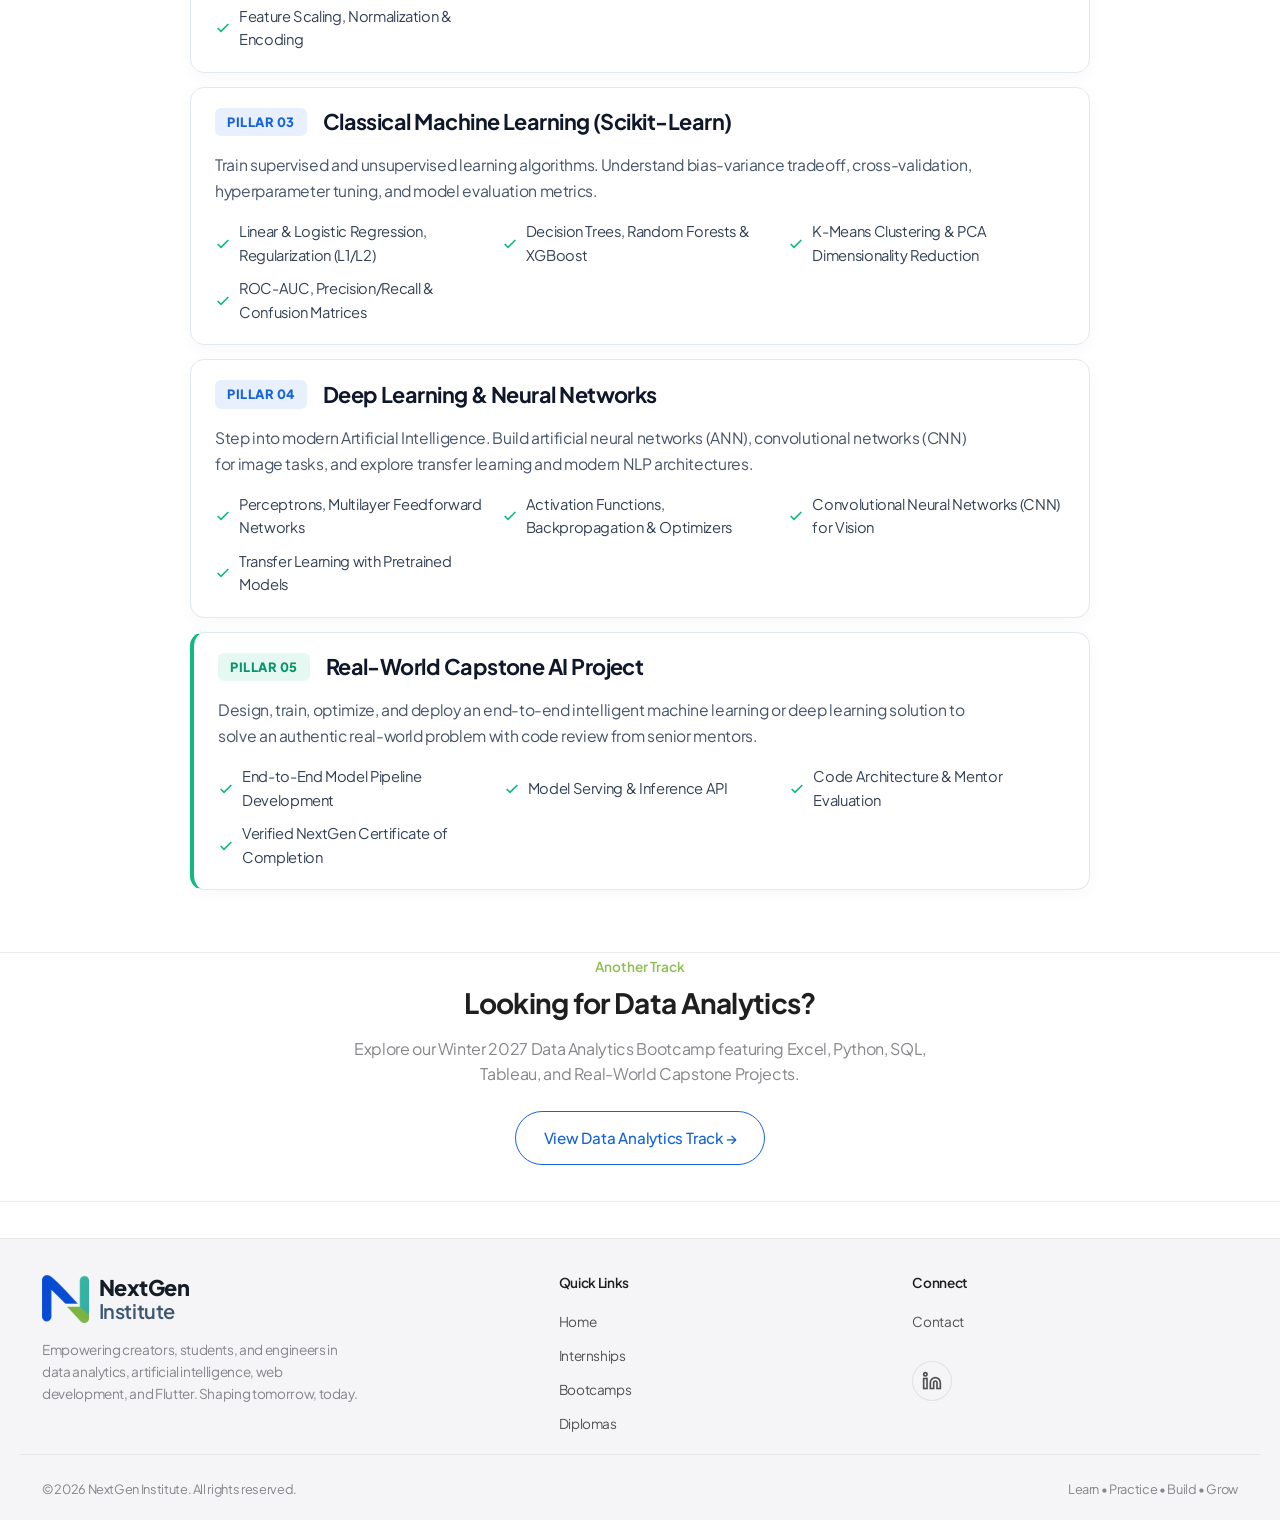
<file: bootcamp-ai-ml.html>
<!DOCTYPE html>
<html lang="en">
<head>
    <!-- Google tag (gtag.js) -->
    <script async src="https://www.googletagmanager.com/gtag/js?id=G-X8T3YRDZ85"></script>
    <script>
      window.dataLayer = window.dataLayer || [];
      function gtag(){dataLayer.push(arguments);}
      gtag('js', new Date());
      gtag('config', 'G-X8T3YRDZ85');
    </script>

    <meta charset="UTF-8">
    <meta name="viewport" content="width=device-width, initial-scale=1.0">
    <meta name="keywords" content="AI Machine Learning Bootcamp, Winter Bootcamp 2027, Python, OOP, Deep Learning, NextGen Institute, معسكر الذكاء الاصطناعي, شتاء 2027">
    <meta name="author" content="NextGen Institute">
    <meta name="robots" content="index, follow">
    <link rel="canonical" href="https://nextgenhub.dev/bootcamp-ai-ml.html">
    <link rel="icon" type="image/png" href="assets/icon.png">
    <link rel="apple-touch-icon" href="assets/icon.png">

    <!-- Open Graph -->
    <meta property="og:type" content="website">
    <meta property="og:url" content="https://nextgenhub.dev/bootcamp-ai-ml.html">
    <meta property="og:title" content="AI & Machine Learning Winter Bootcamp 2027 | NextGen Institute">
    <meta property="og:description" content="Join the Winter 2027 AI & Machine Learning Bootcamp. 80 Hours of intensive training in Python, OOP, Machine Learning, Deep Learning, and a Final Capstone Project. 50% OFF for University Students.">
    <meta property="og:image" content="https://nextgenhub.dev/assets/winter_bootcamp_poster.png">
    <meta property="og:site_name" content="NextGen Institute">

    <title data-i18n="baiml_meta_title">AI & Machine Learning Winter Bootcamp 2027 | NextGen Institute</title>
    <meta name="description" content="Join the Winter 2027 AI & Machine Learning Bootcamp. 80 Hours of intensive training in Python, OOP, Machine Learning, Deep Learning, and a Final Capstone Project. 50% OFF for University Students.">
    <link rel="stylesheet" href="styles.css?v=109">
</head>
<body>
    <div class="scroll-progress" id="scrollProgress"></div>

    <!-- Navigation Header -->
    <header>
        <div class="container nav-wrapper">
            <a href="index.html" class="logo" id="logoLink">
                <img src="assets/icon.png" alt="NextGen Institute Logo" class="logo-img">
                <div class="logo-text-wrap">
                    <span class="logo-text-top">NextGen</span>
                    <span class="logo-text-bottom">Institute</span>
                </div>
            </a>
            <button class="nav-toggle" aria-label="Toggle Navigation" id="navToggleBtn">
                <span></span>
                <span></span>
                <span></span>
            </button>
            <ul class="nav-menu" id="navMenu">
                <li><a href="index.html" class="nav-link" id="navIndex" data-i18n="nav_home">Home</a></li>
                <li><a href="internships.html" class="nav-link" id="navInternships" data-i18n="nav_internships">Internships</a></li>
                <li><a href="bootcamps.html" class="nav-link active" id="navBootcamps" data-i18n="nav_bootcamps">Bootcamps</a></li>
                <li><a href="diplomas.html" class="nav-link" id="navDiplomas" data-i18n="nav_diplomas">Diplomas</a></li>
                <li><a href="index.html#success-stories" class="nav-link" id="navSuccessStories" data-i18n="nav_success_stories">Success Stories</a></li>
                <li><a href="contact.html" class="nav-link" id="navContact" data-i18n="nav_contact">Contact</a></li>
            </ul>
        </div>
    </header>

    <!-- Breadcrumb -->
    <div class="breadcrumb-wrap">
        <div class="container">
            <ul class="breadcrumb-list">
                <li><a href="index.html" data-i18n="nav_home">Home</a></li>
                <li class="breadcrumb-separator">›</li>
                <li><a href="bootcamps.html" data-i18n="nav_bootcamps">Bootcamps</a></li>
                <li class="breadcrumb-separator">›</li>
                <li class="current" data-i18n="baiml_breadcrumb_current">AI & Machine Learning (Winter 2027)</li>
            </ul>
        </div>
    </div>

    <!-- Program Hero -->
    <section class="section-padding" style="padding: 12px 0 24px;">
        <div class="container">
            <div class="program-hero-grid">
                <div class="program-hero-content">
                    <div class="winter-badge">
                        <svg viewBox="0 0 24 24" fill="none" stroke="currentColor" stroke-width="2" stroke-linecap="round" stroke-linejoin="round">
                            <line x1="12" y1="2" x2="12" y2="22"/>
                            <line x1="2" y1="12" x2="22" y2="12"/>
                            <line x1="4.93" y1="4.93" x2="19.07" y2="19.07"/>
                            <line x1="19.07" y1="4.93" x2="4.93" y2="19.07"/>
                        </svg>
                        <span data-i18n="winter_badge_text">Winter Bootcamp 2027</span>
                    </div>
                    <h1 data-i18n="baiml_hero_title">AI & Machine Learning <span class="gradient-text">Bootcamp</span></h1>
                    <p class="program-lead-text" data-i18n="baiml_hero_sub">
                        Pick your track. Build real skills. Dive deep into mathematical modeling, Python object-oriented programming, modern machine learning algorithms, deep neural architectures, and intelligent production models.
                    </p>

                    <!-- Key Skills Chips from Poster -->
                    <div class="bootcamp-curriculum-chips">
                        <span class="bootcamp-chip accent">Python</span>
                        <span class="bootcamp-chip accent">OOP</span>
                        <span class="bootcamp-chip accent">Machine Learning</span>
                        <span class="bootcamp-chip accent">Deep Learning</span>
                        <span class="bootcamp-chip accent">Final Project</span>
                    </div>

                    <!-- Highlights Grid -->
                    <div class="program-highlights-grid">
                        <div class="highlight-box">
                            <div class="highlight-box-icon">
                                <svg viewBox="0 0 24 24" fill="none" stroke="currentColor" stroke-width="2"><circle cx="12" cy="12" r="10"/><polyline points="12 6 12 12 16 14"/></svg>
                            </div>
                            <div class="highlight-box-value" data-i18n="winter_stat1_val">80 Hours</div>
                            <div class="highlight-box-label" data-i18n="winter_stat1_lbl">Of Training</div>
                        </div>
                        <div class="highlight-box">
                            <div class="highlight-box-icon">
                                <svg viewBox="0 0 24 24" fill="none" stroke="currentColor" stroke-width="2"><rect x="3" y="4" width="18" height="18" rx="2" ry="2"/><line x1="16" y1="2" x2="16" y2="6"/><line x1="8" y1="2" x2="8" y2="6"/><line x1="3" y1="10" x2="21" y2="10"/></svg>
                            </div>
                            <div class="highlight-box-value" data-i18n="winter_stat2_val">1.5 Months</div>
                            <div class="highlight-box-label" data-i18n="winter_stat2_lbl">Program Duration</div>
                        </div>
                        <div class="highlight-box">
                            <div class="highlight-box-icon">
                                <svg viewBox="0 0 24 24" fill="none" stroke="currentColor" stroke-width="2"><path d="M22 10v6M2 10l10-5 10 5-10 5z"/><path d="M6 12v5c0 2 2 3 6 3s6-1 6-3v-5"/></svg>
                            </div>
                            <div class="highlight-box-value" data-i18n="winter_stat3_val">Certificate</div>
                            <div class="highlight-box-label" data-i18n="winter_stat3_lbl">Of Completion</div>
                        </div>
                        <div class="highlight-box">
                            <div class="highlight-box-icon">
                                <svg viewBox="0 0 24 24" fill="none" stroke="currentColor" stroke-width="2"><circle cx="12" cy="12" r="10"/><line x1="2" y1="12" x2="22" y2="12"/><path d="M12 2a15.3 15.3 0 0 1 4 10 15.3 15.3 0 0 1-4 10 15.3 15.3 0 0 1-4-10 15.3 15.3 0 0 1 4-10z"/></svg>
                            </div>
                            <div class="highlight-box-value" data-i18n="winter_stat4_val">100% Online</div>
                            <div class="highlight-box-label" data-i18n="winter_stat4_lbl">Live Interactive</div>
                        </div>
                    </div>

                    <!-- Pricing & Student Offer Block (Right before Book Your Seat) -->
                    <div class="winter-offer-banner" style="margin: 24px 0 18px 0;">
                        <div class="winter-offer-left">
                            <div class="winter-discount-badge">
                                <span>50% OFF</span>
                            </div>
                            <div class="winter-pricing-info">
                                <div class="winter-price-row">
                                    <span class="winter-price-current" data-i18n="baiml_price_val">3,800 EGP</span>
                                    <span class="winter-price-original">7,600 EGP</span>
                                </div>
                                <span class="winter-target-badge" data-i18n="winter_for_uni_students">50% Discount For University Students</span>
                            </div>
                        </div>
                    </div>

                    <!-- Direct Action Buttons -->
                    <div style="display: flex; gap: 16px; flex-wrap: wrap; margin-top: 10px;">
                        <a href="https://forms.gle/EGcpaPTaGjHzVbj46" target="_blank" rel="noopener noreferrer" class="btn-book-seat" id="bookSeatHeroAI">
                            <span data-i18n="baiml_book_btn">Book Your Seat</span>
                            <svg viewBox="0 0 24 24" fill="none" stroke="currentColor" stroke-width="2.5" stroke-linecap="round" stroke-linejoin="round"><line x1="5" y1="12" x2="19" y2="12"/><polyline points="12 5 19 12 12 19"/></svg>
                        </a>
                    </div>
                </div>

                <!-- Poster Preview -->
                <div class="poster-preview-card">
                    <span class="poster-preview-badge">Winter 2027</span>
                    <img src="assets/bootcamp_ai_ml.png?v=109" alt="AI & Machine Learning Winter Bootcamp 2027" class="poster-preview-img">
                </div>
            </div>
        </div>
    </section>

    <!-- Curriculum Breakdown Section -->
    <section class="section-padding" style="padding: 48px 0; background: var(--bg-primary);">
        <div class="container">
            <div class="section-title-wrap text-center">
                <span class="section-tag" data-i18n="baiml_curriculum_tag">Comprehensive Syllabus</span>
                <h2 class="section-title" data-i18n="baiml_curriculum_title">What You Will Learn</h2>
                <p class="section-subtitle" data-i18n="baiml_curriculum_sub">80 hours of live interactive sessions, hands-on algorithm implementations, and real neural network training.</p>
            </div>

            <div style="max-width: 900px; margin: 0 auto;">
                <!-- Module 1: Python & OOP -->
                <div class="curriculum-module-card">
                    <div class="module-header">
                        <span class="module-number-pill" data-i18n="baiml_mod1_pill">Pillar 01</span>
                        <h3 class="module-title" data-i18n="baiml_mod1_title">Python & Object-Oriented Programming (OOP)</h3>
                    </div>
                    <p class="module-desc" data-i18n="baiml_mod1_desc">
                        Master the primary language of Artificial Intelligence. Write clean, modular, and production-ready Python using Object-Oriented principles, classes, inheritance, and vectorized computing with NumPy.
                    </p>
                    <ul class="module-topics-list">
                        <li><svg viewBox="0 0 24 24" fill="none" stroke="currentColor" stroke-width="2.5"><polyline points="20 6 9 17 4 12"/></svg><span data-i18n="baiml_mod1_t1">Classes, Objects, Methods & Encapsulation</span></li>
                        <li><svg viewBox="0 0 24 24" fill="none" stroke="currentColor" stroke-width="2.5"><polyline points="20 6 9 17 4 12"/></svg><span data-i18n="baiml_mod1_t2">Inheritance, Polymorphism & Design Patterns</span></li>
                        <li><svg viewBox="0 0 24 24" fill="none" stroke="currentColor" stroke-width="2.5"><polyline points="20 6 9 17 4 12"/></svg><span data-i18n="baiml_mod1_t3">NumPy Tensors & High-Performance Arrays</span></li>
                        <li><svg viewBox="0 0 24 24" fill="none" stroke="currentColor" stroke-width="2.5"><polyline points="20 6 9 17 4 12"/></svg><span data-i18n="baiml_mod1_t4">Pandas for Feature Engineering & Preprocessing</span></li>
                    </ul>
                </div>

                <!-- Module 2: Applied Math & Preprocessing -->
                <div class="curriculum-module-card">
                    <div class="module-header">
                        <span class="module-number-pill" data-i18n="baiml_mod2_pill">Pillar 02</span>
                        <h3 class="module-title" data-i18n="baiml_mod2_title">Applied Mathematics & Data Preprocessing</h3>
                    </div>
                    <p class="module-desc" data-i18n="baiml_mod2_desc">
                        De-mystify the mathematics fueling modern machine learning models: Linear Algebra, Multivariate Calculus for Gradient Descent, Probability, and robust data cleansing pipelines.
                    </p>
                    <ul class="module-topics-list">
                        <li><svg viewBox="0 0 24 24" fill="none" stroke="currentColor" stroke-width="2.5"><polyline points="20 6 9 17 4 12"/></svg><span data-i18n="baiml_mod2_t1">Vectors, Matrices, Eigenvalues & Dot Products</span></li>
                        <li><svg viewBox="0 0 24 24" fill="none" stroke="currentColor" stroke-width="2.5"><polyline points="20 6 9 17 4 12"/></svg><span data-i18n="baiml_mod2_t2">Gradient Descent & Optimization Functions</span></li>
                        <li><svg viewBox="0 0 24 24" fill="none" stroke="currentColor" stroke-width="2.5"><polyline points="20 6 9 17 4 12"/></svg><span data-i18n="baiml_mod2_t3">Missing Value Imputation & Outlier Detection</span></li>
                        <li><svg viewBox="0 0 24 24" fill="none" stroke="currentColor" stroke-width="2.5"><polyline points="20 6 9 17 4 12"/></svg><span data-i18n="baiml_mod2_t4">Feature Scaling, Normalization & Encoding</span></li>
                    </ul>
                </div>

                <!-- Module 3: Machine Learning -->
                <div class="curriculum-module-card">
                    <div class="module-header">
                        <span class="module-number-pill" data-i18n="baiml_mod3_pill">Pillar 03</span>
                        <h3 class="module-title" data-i18n="baiml_mod3_title">Classical Machine Learning (Scikit-Learn)</h3>
                    </div>
                    <p class="module-desc" data-i18n="baiml_mod3_desc">
                        Train supervised and unsupervised learning algorithms. Understand bias-variance tradeoff, cross-validation, hyperparameter tuning, and model evaluation metrics.
                    </p>
                    <ul class="module-topics-list">
                        <li><svg viewBox="0 0 24 24" fill="none" stroke="currentColor" stroke-width="2.5"><polyline points="20 6 9 17 4 12"/></svg><span data-i18n="baiml_mod3_t1">Linear & Logistic Regression, Regularization (L1/L2)</span></li>
                        <li><svg viewBox="0 0 24 24" fill="none" stroke="currentColor" stroke-width="2.5"><polyline points="20 6 9 17 4 12"/></svg><span data-i18n="baiml_mod3_t2">Decision Trees, Random Forests & XGBoost</span></li>
                        <li><svg viewBox="0 0 24 24" fill="none" stroke="currentColor" stroke-width="2.5"><polyline points="20 6 9 17 4 12"/></svg><span data-i18n="baiml_mod3_t3">K-Means Clustering & PCA Dimensionality Reduction</span></li>
                        <li><svg viewBox="0 0 24 24" fill="none" stroke="currentColor" stroke-width="2.5"><polyline points="20 6 9 17 4 12"/></svg><span data-i18n="baiml_mod3_t4">ROC-AUC, Precision/Recall & Confusion Matrices</span></li>
                    </ul>
                </div>

                <!-- Module 4: Deep Learning -->
                <div class="curriculum-module-card">
                    <div class="module-header">
                        <span class="module-number-pill" data-i18n="baiml_mod4_pill">Pillar 04</span>
                        <h3 class="module-title" data-i18n="baiml_mod4_title">Deep Learning & Neural Networks</h3>
                    </div>
                    <p class="module-desc" data-i18n="baiml_mod4_desc">
                        Step into modern Artificial Intelligence. Build artificial neural networks (ANN), convolutional networks (CNN) for image tasks, and explore transfer learning and modern NLP architectures.
                    </p>
                    <ul class="module-topics-list">
                        <li><svg viewBox="0 0 24 24" fill="none" stroke="currentColor" stroke-width="2.5"><polyline points="20 6 9 17 4 12"/></svg><span data-i18n="baiml_mod4_t1">Perceptrons, Multilayer Feedforward Networks</span></li>
                        <li><svg viewBox="0 0 24 24" fill="none" stroke="currentColor" stroke-width="2.5"><polyline points="20 6 9 17 4 12"/></svg><span data-i18n="baiml_mod4_t2">Activation Functions, Backpropagation & Optimizers</span></li>
                        <li><svg viewBox="0 0 24 24" fill="none" stroke="currentColor" stroke-width="2.5"><polyline points="20 6 9 17 4 12"/></svg><span data-i18n="baiml_mod4_t3">Convolutional Neural Networks (CNN) for Vision</span></li>
                        <li><svg viewBox="0 0 24 24" fill="none" stroke="currentColor" stroke-width="2.5"><polyline points="20 6 9 17 4 12"/></svg><span data-i18n="baiml_mod4_t4">Transfer Learning with Pretrained Models</span></li>
                    </ul>
                </div>

                <!-- Module 5: Final Project -->
                <div class="curriculum-module-card" style="border-left: 4px solid #10b981;">
                    <div class="module-header">
                        <span class="module-number-pill" style="background: rgba(16, 185, 129, 0.1); color: #059669;" data-i18n="baiml_mod5_pill">Pillar 05</span>
                        <h3 class="module-title" data-i18n="baiml_mod5_title">Real-World Capstone AI Project</h3>
                    </div>
                    <p class="module-desc" data-i18n="baiml_mod5_desc">
                        Design, train, optimize, and deploy an end-to-end intelligent machine learning or deep learning solution to solve an authentic real-world problem with code review from senior mentors.
                    </p>
                    <ul class="module-topics-list">
                        <li><svg viewBox="0 0 24 24" fill="none" stroke="currentColor" stroke-width="2.5"><polyline points="20 6 9 17 4 12"/></svg><span data-i18n="baiml_mod5_t1">End-to-End Model Pipeline Development</span></li>
                        <li><svg viewBox="0 0 24 24" fill="none" stroke="currentColor" stroke-width="2.5"><polyline points="20 6 9 17 4 12"/></svg><span data-i18n="baiml_mod5_t2">Model Serving & Inference API</span></li>
                        <li><svg viewBox="0 0 24 24" fill="none" stroke="currentColor" stroke-width="2.5"><polyline points="20 6 9 17 4 12"/></svg><span data-i18n="baiml_mod5_t3">Code Architecture & Mentor Evaluation</span></li>
                        <li><svg viewBox="0 0 24 24" fill="none" stroke="currentColor" stroke-width="2.5"><polyline points="20 6 9 17 4 12"/></svg><span data-i18n="baiml_mod5_t4">Verified NextGen Certificate of Completion</span></li>
                    </ul>
                </div>
            </div>
        </div>
    </section>

<!-- Also Explore Data Analytics Track -->
    <section class="section-padding" style="padding: 0 0 36px 0;">
        <div class="container text-center">
            <span class="section-tag" data-i18n="other_track_tag">Another Track</span>
            <h3 style="font-size: 1.75rem; margin-bottom: 16px;" data-i18n="explore_da_track_title">Looking for Data Analytics?</h3>
            <p style="color: var(--text-muted); max-width: 600px; margin: 0 auto 24px;" data-i18n="explore_da_track_sub">
                Explore our Winter 2027 Data Analytics Bootcamp featuring Excel, Python, SQL, Tableau, and Real-World Capstone Projects.
            </p>
            <a href="bootcamp-data-analytics.html" class="btn btn-secondary" data-i18n="explore_da_track_btn">View Data Analytics Track →</a>
        </div>
    </section>

    <!-- Footer -->
    <footer>
        <div class="container footer-grid">
            <div class="footer-brand">
                <a href="index.html" class="logo" style="margin-bottom: 16px;">
                    <img src="assets/icon.png" alt="NextGen Institute Logo" class="logo-img">
                    <div class="logo-text-wrap">
                        <span class="logo-text-top">NextGen</span>
                        <span class="logo-text-bottom">Institute</span>
                    </div>
                </a>
                <p data-i18n="footer_desc">Empowering creators, students, and engineers in data analytics and artificial intelligence. Shaping tomorrow, today.</p>
            </div>
            <div class="footer-nav">
                <h4 class="footer-nav-title" data-i18n="footer_links_title">Quick Links</h4>
                <a href="index.html" data-i18n="nav_home">Home</a>
                <a href="internships.html" data-i18n="nav_internships">Internship Listings</a>
                <a href="bootcamps.html" data-i18n="nav_bootcamps">Winter Bootcamps</a>
                <a href="diplomas.html" data-i18n="nav_diplomas">Professional Diplomas</a>
            </div>
            <div class="footer-nav">
                <h4 class="footer-nav-title" data-i18n="footer_connect_title">Connect</h4>
                <a href="contact.html" data-i18n="nav_contact">Contact Support</a>
                <div class="social-links" style="margin-top: 16px;">
                    <a href="https://www.linkedin.com/company/nextgen-institute-eg/" class="social-icon" aria-label="LinkedIn" target="_blank">
                        <svg viewBox="0 0 24 24" fill="none" stroke="currentColor" stroke-width="2"><path d="M16 8a6 6 0 0 1 6 6v7h-4v-7a2 2 0 0 0-2-2 2 2 0 0 0-2 2v7h-4v-7a6 6 0 0 1 6-6z"/><rect x="2" y="9" width="4" height="12"/><circle cx="4" cy="4" r="2"/></svg>
                    </a>
                </div>
            </div>
        </div>
        <div class="container footer-bottom">
            <p data-i18n="footer_copyright">&copy; 2026 NextGen Institute. All rights reserved.</p>
            <p data-i18n="footer_design">Learn • Practice • Build • Grow</p>
        </div>
    </footer>

    <script src="main.js?v=109"></script>
    <script src="lang.js?v=109"></script>
    <button class="back-to-top" id="backToTop" aria-label="Back to Top">↑</button>
</body>
</html>
</file>
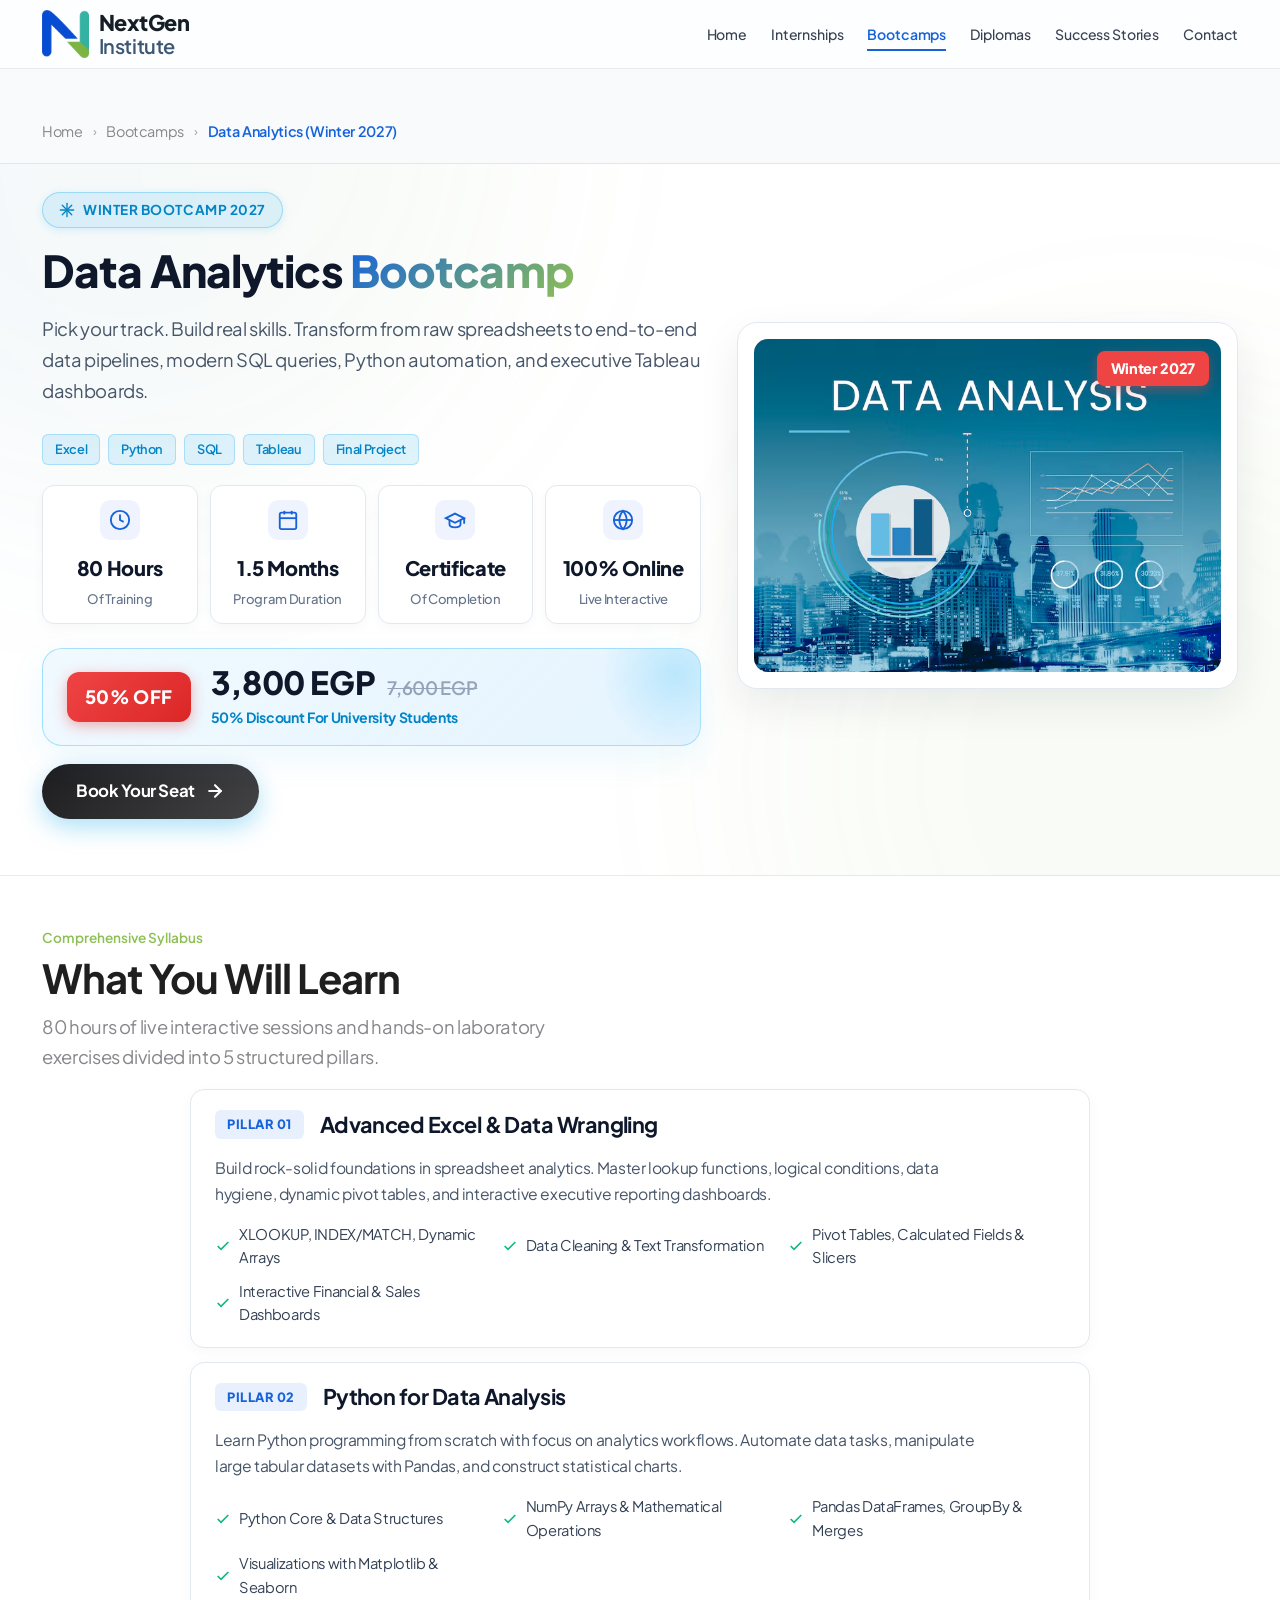
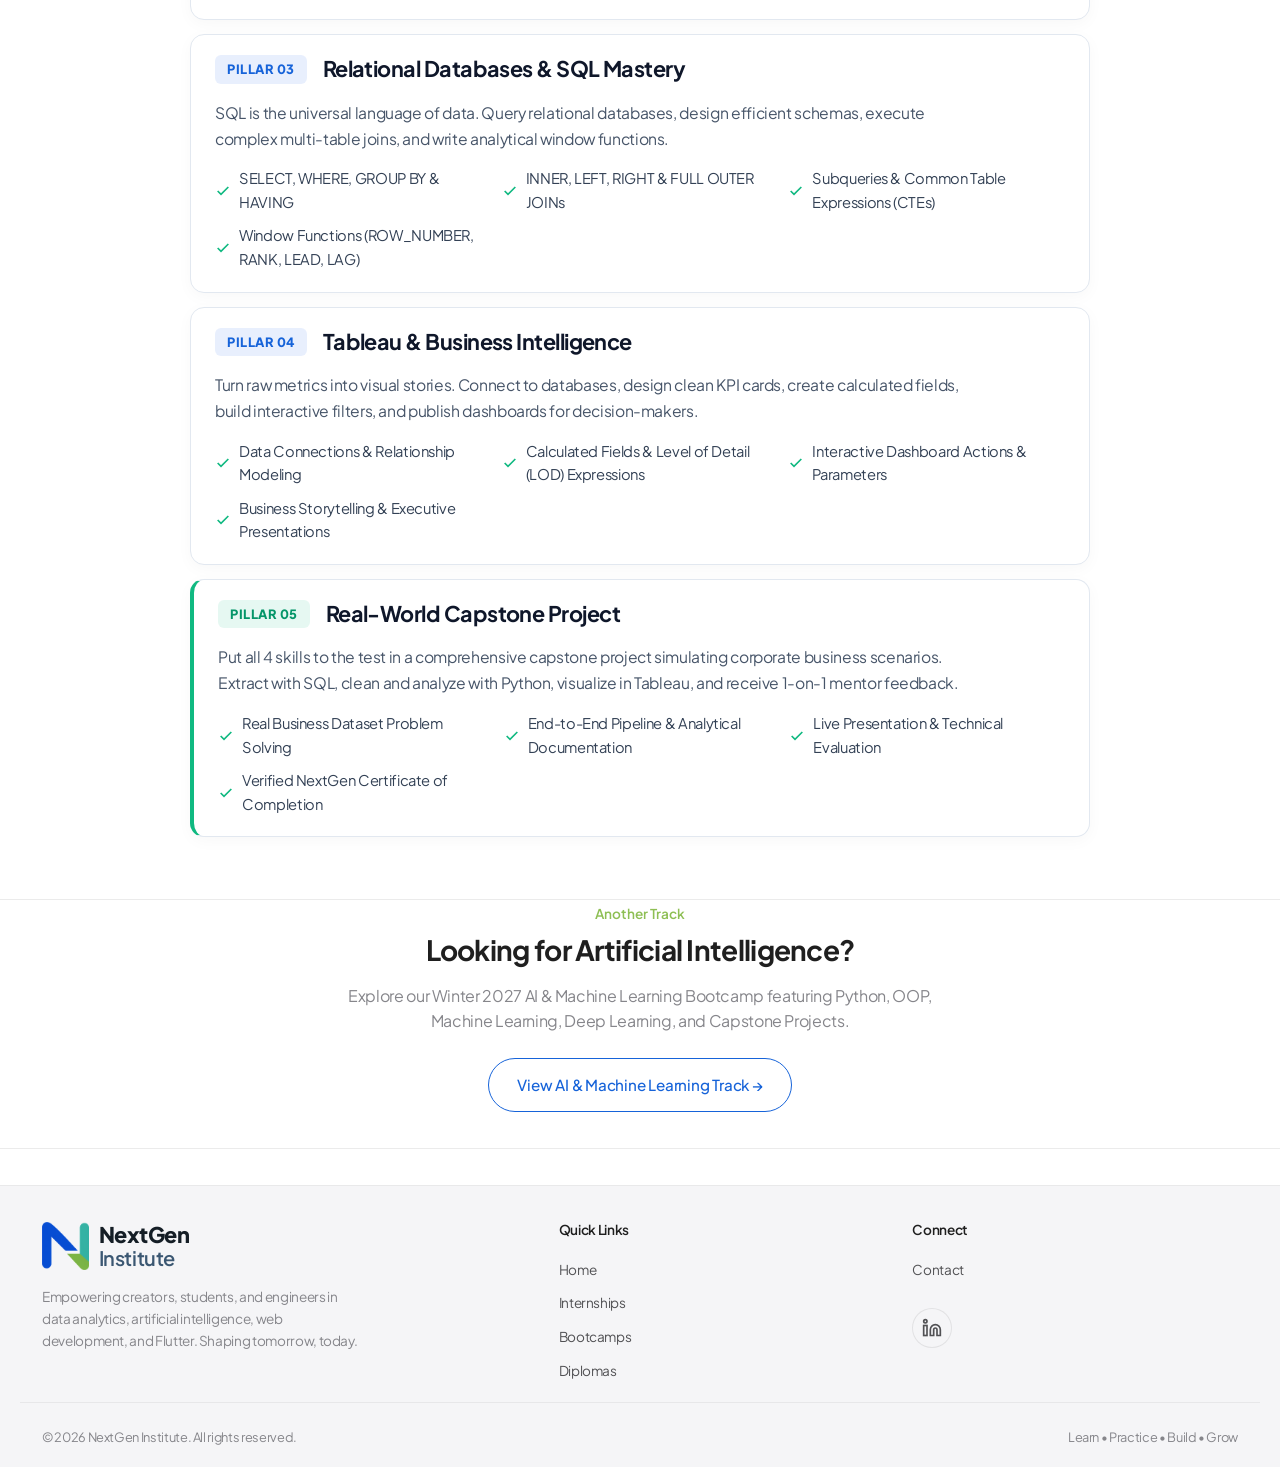
<file: bootcamp-data-analytics.html>
<!DOCTYPE html>
<html lang="en">
<head>
    <!-- Google tag (gtag.js) -->
    <script async src="https://www.googletagmanager.com/gtag/js?id=G-X8T3YRDZ85"></script>
    <script>
      window.dataLayer = window.dataLayer || [];
      function gtag(){dataLayer.push(arguments);}
      gtag('js', new Date());
      gtag('config', 'G-X8T3YRDZ85');
    </script>

    <meta charset="UTF-8">
    <meta name="viewport" content="width=device-width, initial-scale=1.0">
    <meta name="keywords" content="Data Analytics Bootcamp, Winter Bootcamp 2027, Python, SQL, Tableau, Excel, NextGen Institute, معسكر تحليل البيانات, شتاء 2027">
    <meta name="author" content="NextGen Institute">
    <meta name="robots" content="index, follow">
    <link rel="canonical" href="https://nextgenhub.dev/bootcamp-data-analytics.html">
    <link rel="icon" type="image/png" href="assets/icon.png">
    <link rel="apple-touch-icon" href="assets/icon.png">

    <!-- Open Graph -->
    <meta property="og:type" content="website">
    <meta property="og:url" content="https://nextgenhub.dev/bootcamp-data-analytics.html">
    <meta property="og:title" content="Data Analytics Winter Bootcamp 2027 | NextGen Institute">
    <meta property="og:description" content="Join the Winter 2027 Data Analytics Bootcamp. 80 Hours of intensive training in Excel, Python, SQL, Tableau, and a Final Capstone Project. 50% OFF for University Students.">
    <meta property="og:image" content="https://nextgenhub.dev/assets/winter_bootcamp_poster.png">
    <meta property="og:site_name" content="NextGen Institute">

    <title data-i18n="bda_meta_title">Data Analytics Winter Bootcamp 2027 | NextGen Institute</title>
    <meta name="description" content="Join the Winter 2027 Data Analytics Bootcamp. 80 Hours of intensive training in Excel, Python, SQL, Tableau, and a Final Capstone Project. 50% OFF for University Students.">
    <link rel="stylesheet" href="styles.css?v=109">
</head>
<body>
    <div class="scroll-progress" id="scrollProgress"></div>

    <!-- Navigation Header -->
    <header>
        <div class="container nav-wrapper">
            <a href="index.html" class="logo" id="logoLink">
                <img src="assets/icon.png" alt="NextGen Institute Logo" class="logo-img">
                <div class="logo-text-wrap">
                    <span class="logo-text-top">NextGen</span>
                    <span class="logo-text-bottom">Institute</span>
                </div>
            </a>
            <button class="nav-toggle" aria-label="Toggle Navigation" id="navToggleBtn">
                <span></span>
                <span></span>
                <span></span>
            </button>
            <ul class="nav-menu" id="navMenu">
                <li><a href="index.html" class="nav-link" id="navIndex" data-i18n="nav_home">Home</a></li>
                <li><a href="internships.html" class="nav-link" id="navInternships" data-i18n="nav_internships">Internships</a></li>
                <li><a href="bootcamps.html" class="nav-link active" id="navBootcamps" data-i18n="nav_bootcamps">Bootcamps</a></li>
                <li><a href="diplomas.html" class="nav-link" id="navDiplomas" data-i18n="nav_diplomas">Diplomas</a></li>
                <li><a href="index.html#success-stories" class="nav-link" id="navSuccessStories" data-i18n="nav_success_stories">Success Stories</a></li>
                <li><a href="contact.html" class="nav-link" id="navContact" data-i18n="nav_contact">Contact</a></li>
            </ul>
        </div>
    </header>

    <!-- Breadcrumb -->
    <div class="breadcrumb-wrap">
        <div class="container">
            <ul class="breadcrumb-list">
                <li><a href="index.html" data-i18n="nav_home">Home</a></li>
                <li class="breadcrumb-separator">›</li>
                <li><a href="bootcamps.html" data-i18n="nav_bootcamps">Bootcamps</a></li>
                <li class="breadcrumb-separator">›</li>
                <li class="current" data-i18n="bda_breadcrumb_current">Data Analytics (Winter 2027)</li>
            </ul>
        </div>
    </div>

    <!-- Program Hero -->
    <section class="section-padding" style="padding: 12px 0 24px;">
        <div class="container">
            <div class="program-hero-grid">
                <div class="program-hero-content">
                    <div class="winter-badge">
                        <svg viewBox="0 0 24 24" fill="none" stroke="currentColor" stroke-width="2" stroke-linecap="round" stroke-linejoin="round">
                            <line x1="12" y1="2" x2="12" y2="22"/>
                            <line x1="2" y1="12" x2="22" y2="12"/>
                            <line x1="4.93" y1="4.93" x2="19.07" y2="19.07"/>
                            <line x1="19.07" y1="4.93" x2="4.93" y2="19.07"/>
                        </svg>
                        <span data-i18n="winter_badge_text">Winter Bootcamp 2027</span>
                    </div>
                    <h1 data-i18n="bda_hero_title">Data Analytics <span class="gradient-text">Bootcamp</span></h1>
                    <p class="program-lead-text" data-i18n="bda_hero_sub">
                        Pick your track. Build real skills. Transform from raw spreadsheets to end-to-end data pipelines, modern SQL queries, Python automation, and executive Tableau dashboards.
                    </p>

                    <!-- Key Skills Chips from Poster -->
                    <div class="bootcamp-curriculum-chips">
                        <span class="bootcamp-chip accent">Excel</span>
                        <span class="bootcamp-chip accent">Python</span>
                        <span class="bootcamp-chip accent">SQL</span>
                        <span class="bootcamp-chip accent">Tableau</span>
                        <span class="bootcamp-chip accent">Final Project</span>
                    </div>

                    <!-- Highlights Grid -->
                    <div class="program-highlights-grid">
                        <div class="highlight-box">
                            <div class="highlight-box-icon">
                                <svg viewBox="0 0 24 24" fill="none" stroke="currentColor" stroke-width="2"><circle cx="12" cy="12" r="10"/><polyline points="12 6 12 12 16 14"/></svg>
                            </div>
                            <div class="highlight-box-value" data-i18n="winter_stat1_val">80 Hours</div>
                            <div class="highlight-box-label" data-i18n="winter_stat1_lbl">Of Training</div>
                        </div>
                        <div class="highlight-box">
                            <div class="highlight-box-icon">
                                <svg viewBox="0 0 24 24" fill="none" stroke="currentColor" stroke-width="2"><rect x="3" y="4" width="18" height="18" rx="2" ry="2"/><line x1="16" y1="2" x2="16" y2="6"/><line x1="8" y1="2" x2="8" y2="6"/><line x1="3" y1="10" x2="21" y2="10"/></svg>
                            </div>
                            <div class="highlight-box-value" data-i18n="winter_stat2_val">1.5 Months</div>
                            <div class="highlight-box-label" data-i18n="winter_stat2_lbl">Program Duration</div>
                        </div>
                        <div class="highlight-box">
                            <div class="highlight-box-icon">
                                <svg viewBox="0 0 24 24" fill="none" stroke="currentColor" stroke-width="2"><path d="M22 10v6M2 10l10-5 10 5-10 5z"/><path d="M6 12v5c0 2 2 3 6 3s6-1 6-3v-5"/></svg>
                            </div>
                            <div class="highlight-box-value" data-i18n="winter_stat3_val">Certificate</div>
                            <div class="highlight-box-label" data-i18n="winter_stat3_lbl">Of Completion</div>
                        </div>
                        <div class="highlight-box">
                            <div class="highlight-box-icon">
                                <svg viewBox="0 0 24 24" fill="none" stroke="currentColor" stroke-width="2"><circle cx="12" cy="12" r="10"/><line x1="2" y1="12" x2="22" y2="12"/><path d="M12 2a15.3 15.3 0 0 1 4 10 15.3 15.3 0 0 1-4 10 15.3 15.3 0 0 1-4-10 15.3 15.3 0 0 1 4-10z"/></svg>
                            </div>
                            <div class="highlight-box-value" data-i18n="winter_stat4_val">100% Online</div>
                            <div class="highlight-box-label" data-i18n="winter_stat4_lbl">Live Interactive</div>
                        </div>
                    </div>

                    <!-- Pricing & Student Offer Block (Right before Book Your Seat) -->
                    <div class="winter-offer-banner" style="margin: 24px 0 18px 0;">
                        <div class="winter-offer-left">
                            <div class="winter-discount-badge">
                                <span>50% OFF</span>
                            </div>
                            <div class="winter-pricing-info">
                                <div class="winter-price-row">
                                    <span class="winter-price-current" data-i18n="bda_price_val">3,800 EGP</span>
                                    <span class="winter-price-original">7,600 EGP</span>
                                </div>
                                <span class="winter-target-badge" data-i18n="winter_for_uni_students">50% Discount For University Students</span>
                            </div>
                        </div>
                    </div>

                    <!-- Direct Action Buttons -->
                    <div style="display: flex; gap: 16px; flex-wrap: wrap; margin-top: 10px;">
                        <a href="https://forms.gle/rG2wDoqyAw4b4R1C6" target="_blank" rel="noopener noreferrer" class="btn-book-seat" id="bookSeatHeroDA">
                            <span data-i18n="bda_book_btn">Book Your Seat</span>
                            <svg viewBox="0 0 24 24" fill="none" stroke="currentColor" stroke-width="2.5" stroke-linecap="round" stroke-linejoin="round"><line x1="5" y1="12" x2="19" y2="12"/><polyline points="12 5 19 12 12 19"/></svg>
                        </a>
                    </div>
                </div>

                <!-- Poster Preview -->
                <div class="poster-preview-card">
                    <span class="poster-preview-badge">Winter 2027</span>
                    <img src="assets/bootcamp_data_analytics.png?v=109" alt="Winter Bootcamp 2027 Poster - NextGen Institute" class="poster-preview-img">
                </div>
            </div>
        </div>
    </section>

    <!-- Curriculum Breakdown Section -->
    <section class="section-padding" style="padding: 48px 0; background: var(--bg-primary);">
        <div class="container">
            <div class="section-title-wrap text-center">
                <span class="section-tag" data-i18n="bda_curriculum_tag">Comprehensive Syllabus</span>
                <h2 class="section-title" data-i18n="bda_curriculum_title">What You Will Learn</h2>
                <p class="section-subtitle" data-i18n="bda_curriculum_sub">80 hours of live interactive sessions and hands-on laboratory exercises divided into 5 structured pillars.</p>
            </div>

            <div style="max-width: 900px; margin: 0 auto;">
                <!-- Module 1: Excel -->
                <div class="curriculum-module-card">
                    <div class="module-header">
                        <span class="module-number-pill" data-i18n="bda_mod1_pill">Pillar 01</span>
                        <h3 class="module-title" data-i18n="bda_mod1_title">Advanced Excel & Data Wrangling</h3>
                    </div>
                    <p class="module-desc" data-i18n="bda_mod1_desc">
                        Build rock-solid foundations in spreadsheet analytics. Master lookup functions, logical conditions, data hygiene, dynamic pivot tables, and interactive executive reporting dashboards.
                    </p>
                    <ul class="module-topics-list">
                        <li><svg viewBox="0 0 24 24" fill="none" stroke="currentColor" stroke-width="2.5"><polyline points="20 6 9 17 4 12"/></svg><span data-i18n="bda_mod1_t1">XLOOKUP, INDEX/MATCH, Dynamic Arrays</span></li>
                        <li><svg viewBox="0 0 24 24" fill="none" stroke="currentColor" stroke-width="2.5"><polyline points="20 6 9 17 4 12"/></svg><span data-i18n="bda_mod1_t2">Data Cleaning & Text Transformation</span></li>
                        <li><svg viewBox="0 0 24 24" fill="none" stroke="currentColor" stroke-width="2.5"><polyline points="20 6 9 17 4 12"/></svg><span data-i18n="bda_mod1_t3">Pivot Tables, Calculated Fields & Slicers</span></li>
                        <li><svg viewBox="0 0 24 24" fill="none" stroke="currentColor" stroke-width="2.5"><polyline points="20 6 9 17 4 12"/></svg><span data-i18n="bda_mod1_t4">Interactive Financial & Sales Dashboards</span></li>
                    </ul>
                </div>

                <!-- Module 2: Python -->
                <div class="curriculum-module-card">
                    <div class="module-header">
                        <span class="module-number-pill" data-i18n="bda_mod2_pill">Pillar 02</span>
                        <h3 class="module-title" data-i18n="bda_mod2_title">Python for Data Analysis</h3>
                    </div>
                    <p class="module-desc" data-i18n="bda_mod2_desc">
                        Learn Python programming from scratch with focus on analytics workflows. Automate data tasks, manipulate large tabular datasets with Pandas, and construct statistical charts.
                    </p>
                    <ul class="module-topics-list">
                        <li><svg viewBox="0 0 24 24" fill="none" stroke="currentColor" stroke-width="2.5"><polyline points="20 6 9 17 4 12"/></svg><span data-i18n="bda_mod2_t1">Python Core & Data Structures</span></li>
                        <li><svg viewBox="0 0 24 24" fill="none" stroke="currentColor" stroke-width="2.5"><polyline points="20 6 9 17 4 12"/></svg><span data-i18n="bda_mod2_t2">NumPy Arrays & Mathematical Operations</span></li>
                        <li><svg viewBox="0 0 24 24" fill="none" stroke="currentColor" stroke-width="2.5"><polyline points="20 6 9 17 4 12"/></svg><span data-i18n="bda_mod2_t3">Pandas DataFrames, GroupBy & Merges</span></li>
                        <li><svg viewBox="0 0 24 24" fill="none" stroke="currentColor" stroke-width="2.5"><polyline points="20 6 9 17 4 12"/></svg><span data-i18n="bda_mod2_t4">Visualizations with Matplotlib & Seaborn</span></li>
                    </ul>
                </div>

                <!-- Module 3: SQL -->
                <div class="curriculum-module-card">
                    <div class="module-header">
                        <span class="module-number-pill" data-i18n="bda_mod3_pill">Pillar 03</span>
                        <h3 class="module-title" data-i18n="bda_mod3_title">Relational Databases & SQL Mastery</h3>
                    </div>
                    <p class="module-desc" data-i18n="bda_mod3_desc">
                        SQL is the universal language of data. Query relational databases, design efficient schemas, execute complex multi-table joins, and write analytical window functions.
                    </p>
                    <ul class="module-topics-list">
                        <li><svg viewBox="0 0 24 24" fill="none" stroke="currentColor" stroke-width="2.5"><polyline points="20 6 9 17 4 12"/></svg><span data-i18n="bda_mod3_t1">SELECT, WHERE, GROUP BY & HAVING</span></li>
                        <li><svg viewBox="0 0 24 24" fill="none" stroke="currentColor" stroke-width="2.5"><polyline points="20 6 9 17 4 12"/></svg><span data-i18n="bda_mod3_t2">INNER, LEFT, RIGHT & FULL OUTER JOINs</span></li>
                        <li><svg viewBox="0 0 24 24" fill="none" stroke="currentColor" stroke-width="2.5"><polyline points="20 6 9 17 4 12"/></svg><span data-i18n="bda_mod3_t3">Subqueries & Common Table Expressions (CTEs)</span></li>
                        <li><svg viewBox="0 0 24 24" fill="none" stroke="currentColor" stroke-width="2.5"><polyline points="20 6 9 17 4 12"/></svg><span data-i18n="bda_mod3_t4">Window Functions (ROW_NUMBER, RANK, LEAD, LAG)</span></li>
                    </ul>
                </div>

                <!-- Module 4: Tableau -->
                <div class="curriculum-module-card">
                    <div class="module-header">
                        <span class="module-number-pill" data-i18n="bda_mod4_pill">Pillar 04</span>
                        <h3 class="module-title" data-i18n="bda_mod4_title">Tableau & Business Intelligence</h3>
                    </div>
                    <p class="module-desc" data-i18n="bda_mod4_desc">
                        Turn raw metrics into visual stories. Connect to databases, design clean KPI cards, create calculated fields, build interactive filters, and publish dashboards for decision-makers.
                    </p>
                    <ul class="module-topics-list">
                        <li><svg viewBox="0 0 24 24" fill="none" stroke="currentColor" stroke-width="2.5"><polyline points="20 6 9 17 4 12"/></svg><span data-i18n="bda_mod4_t1">Data Connections & Relationship Modeling</span></li>
                        <li><svg viewBox="0 0 24 24" fill="none" stroke="currentColor" stroke-width="2.5"><polyline points="20 6 9 17 4 12"/></svg><span data-i18n="bda_mod4_t2">Calculated Fields & Level of Detail (LOD) Expressions</span></li>
                        <li><svg viewBox="0 0 24 24" fill="none" stroke="currentColor" stroke-width="2.5"><polyline points="20 6 9 17 4 12"/></svg><span data-i18n="bda_mod4_t3">Interactive Dashboard Actions & Parameters</span></li>
                        <li><svg viewBox="0 0 24 24" fill="none" stroke="currentColor" stroke-width="2.5"><polyline points="20 6 9 17 4 12"/></svg><span data-i18n="bda_mod4_t4">Business Storytelling & Executive Presentations</span></li>
                    </ul>
                </div>

                <!-- Module 5: Final Project -->
                <div class="curriculum-module-card" style="border-left: 4px solid #10b981;">
                    <div class="module-header">
                        <span class="module-number-pill" style="background: rgba(16, 185, 129, 0.1); color: #059669;" data-i18n="bda_mod5_pill">Pillar 05</span>
                        <h3 class="module-title" data-i18n="bda_mod5_title">Real-World Capstone Project</h3>
                    </div>
                    <p class="module-desc" data-i18n="bda_mod5_desc">
                        Put all 4 skills to the test in a comprehensive capstone project simulating corporate business scenarios. Extract with SQL, clean and analyze with Python, visualize in Tableau, and receive 1-on-1 mentor feedback.
                    </p>
                    <ul class="module-topics-list">
                        <li><svg viewBox="0 0 24 24" fill="none" stroke="currentColor" stroke-width="2.5"><polyline points="20 6 9 17 4 12"/></svg><span data-i18n="bda_mod5_t1">Real Business Dataset Problem Solving</span></li>
                        <li><svg viewBox="0 0 24 24" fill="none" stroke="currentColor" stroke-width="2.5"><polyline points="20 6 9 17 4 12"/></svg><span data-i18n="bda_mod5_t2">End-to-End Pipeline & Analytical Documentation</span></li>
                        <li><svg viewBox="0 0 24 24" fill="none" stroke="currentColor" stroke-width="2.5"><polyline points="20 6 9 17 4 12"/></svg><span data-i18n="bda_mod5_t3">Live Presentation & Technical Evaluation</span></li>
                        <li><svg viewBox="0 0 24 24" fill="none" stroke="currentColor" stroke-width="2.5"><polyline points="20 6 9 17 4 12"/></svg><span data-i18n="bda_mod5_t4">Verified NextGen Certificate of Completion</span></li>
                    </ul>
                </div>
            </div>
        </div>
    </section>

<!-- Also Explore AI Track -->
    <section class="section-padding" style="padding: 0 0 36px 0;">
        <div class="container text-center">
            <span class="section-tag" data-i18n="other_track_tag">Another Track</span>
            <h3 style="font-size: 1.75rem; margin-bottom: 16px;" data-i18n="explore_ai_track_title">Looking for Artificial Intelligence?</h3>
            <p style="color: var(--text-muted); max-width: 600px; margin: 0 auto 24px;" data-i18n="explore_ai_track_sub">
                Explore our Winter 2027 AI & Machine Learning Bootcamp featuring Python, OOP, Machine Learning, Deep Learning, and Capstone Projects.
            </p>
            <a href="bootcamp-ai-ml.html" class="btn btn-secondary" data-i18n="explore_ai_track_btn">View AI & Machine Learning Track →</a>
        </div>
    </section>

    <!-- Footer -->
    <footer>
        <div class="container footer-grid">
            <div class="footer-brand">
                <a href="index.html" class="logo" style="margin-bottom: 16px;">
                    <img src="assets/icon.png" alt="NextGen Institute Logo" class="logo-img">
                    <div class="logo-text-wrap">
                        <span class="logo-text-top">NextGen</span>
                        <span class="logo-text-bottom">Institute</span>
                    </div>
                </a>
                <p data-i18n="footer_desc">Empowering creators, students, and engineers in data analytics and artificial intelligence. Shaping tomorrow, today.</p>
            </div>
            <div class="footer-nav">
                <h4 class="footer-nav-title" data-i18n="footer_links_title">Quick Links</h4>
                <a href="index.html" data-i18n="nav_home">Home</a>
                <a href="internships.html" data-i18n="nav_internships">Internship Listings</a>
                <a href="bootcamps.html" data-i18n="nav_bootcamps">Winter Bootcamps</a>
                <a href="diplomas.html" data-i18n="nav_diplomas">Professional Diplomas</a>
            </div>
            <div class="footer-nav">
                <h4 class="footer-nav-title" data-i18n="footer_connect_title">Connect</h4>
                <a href="contact.html" data-i18n="nav_contact">Contact Support</a>
                <div class="social-links" style="margin-top: 16px;">
                    <a href="https://www.linkedin.com/company/nextgen-institute-eg/" class="social-icon" aria-label="LinkedIn" target="_blank">
                        <svg viewBox="0 0 24 24" fill="none" stroke="currentColor" stroke-width="2"><path d="M16 8a6 6 0 0 1 6 6v7h-4v-7a2 2 0 0 0-2-2 2 2 0 0 0-2 2v7h-4v-7a6 6 0 0 1 6-6z"/><rect x="2" y="9" width="4" height="12"/><circle cx="4" cy="4" r="2"/></svg>
                    </a>
                </div>
            </div>
        </div>
        <div class="container footer-bottom">
            <p data-i18n="footer_copyright">&copy; 2026 NextGen Institute. All rights reserved.</p>
            <p data-i18n="footer_design">Learn • Practice • Build • Grow</p>
        </div>
    </footer>

    <script src="main.js?v=109"></script>
    <script src="lang.js?v=109"></script>
    <button class="back-to-top" id="backToTop" aria-label="Back to Top">↑</button>
</body>
</html>
</file>
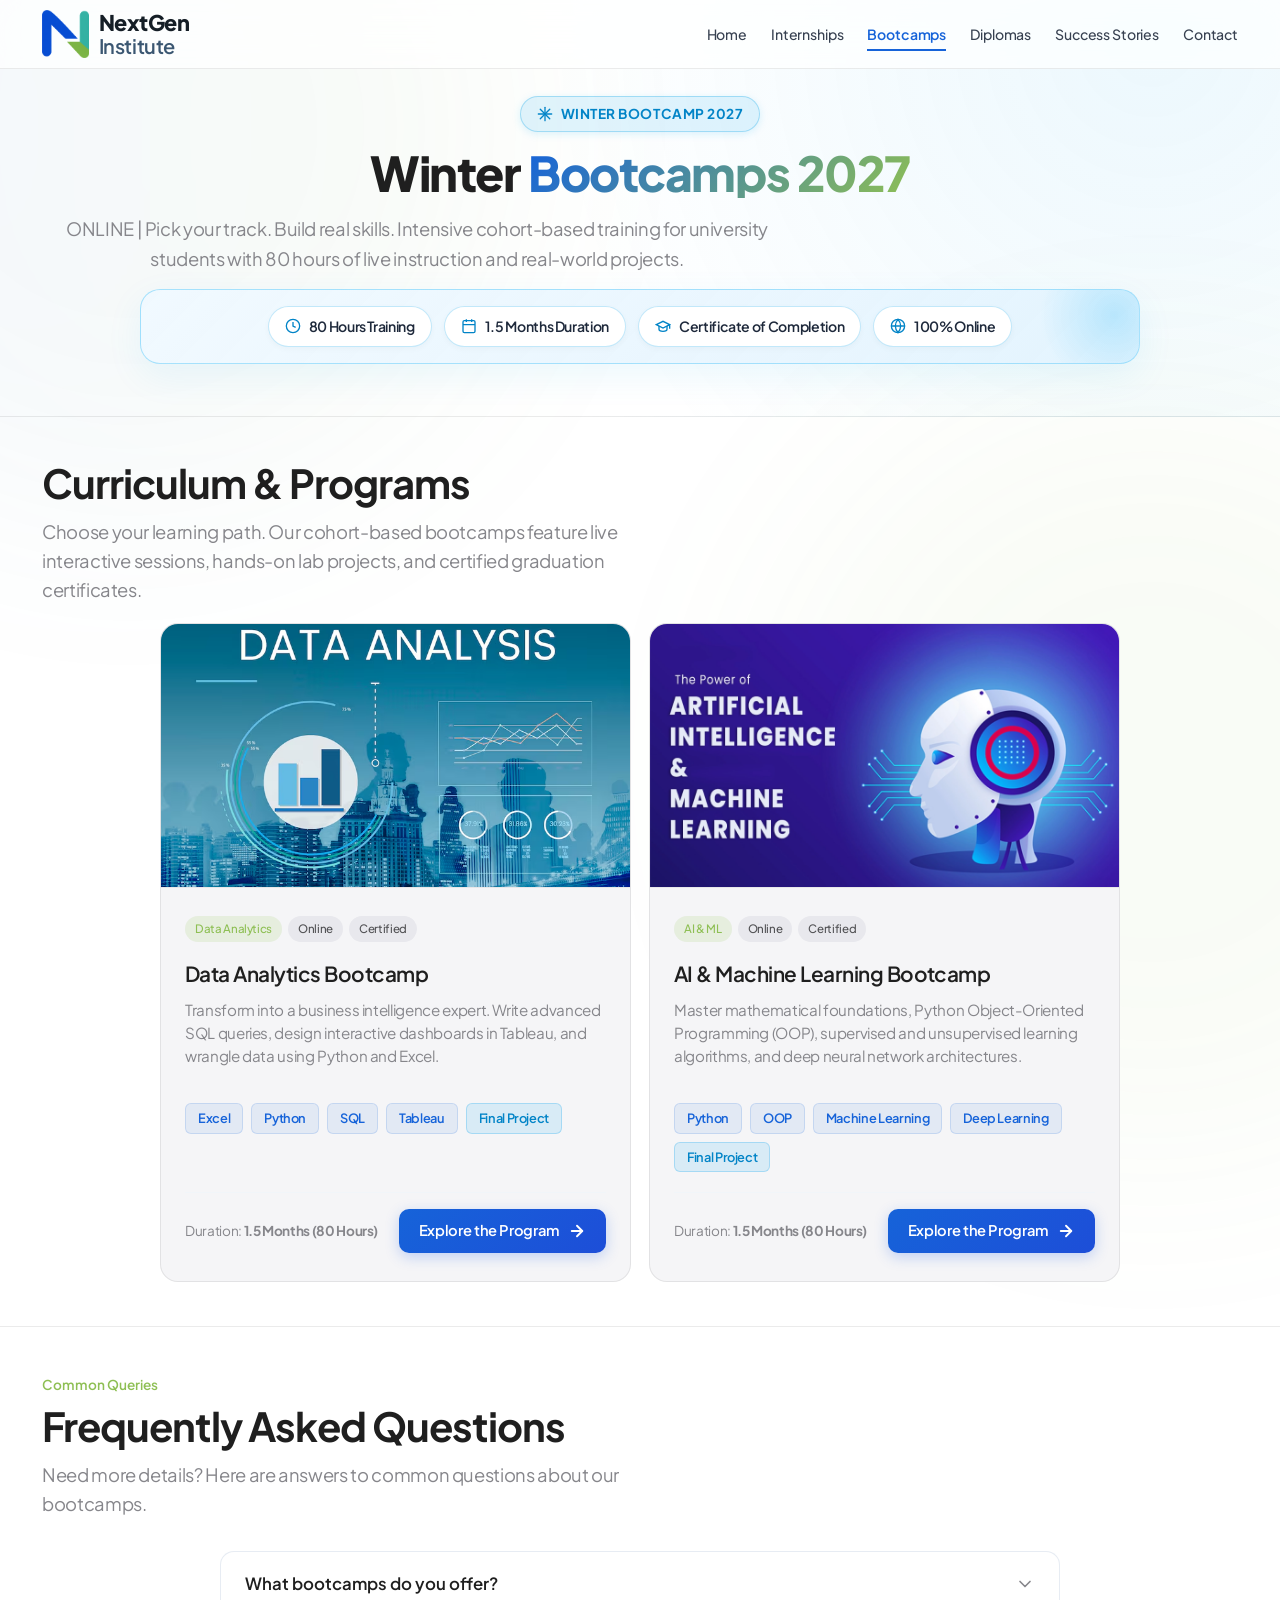
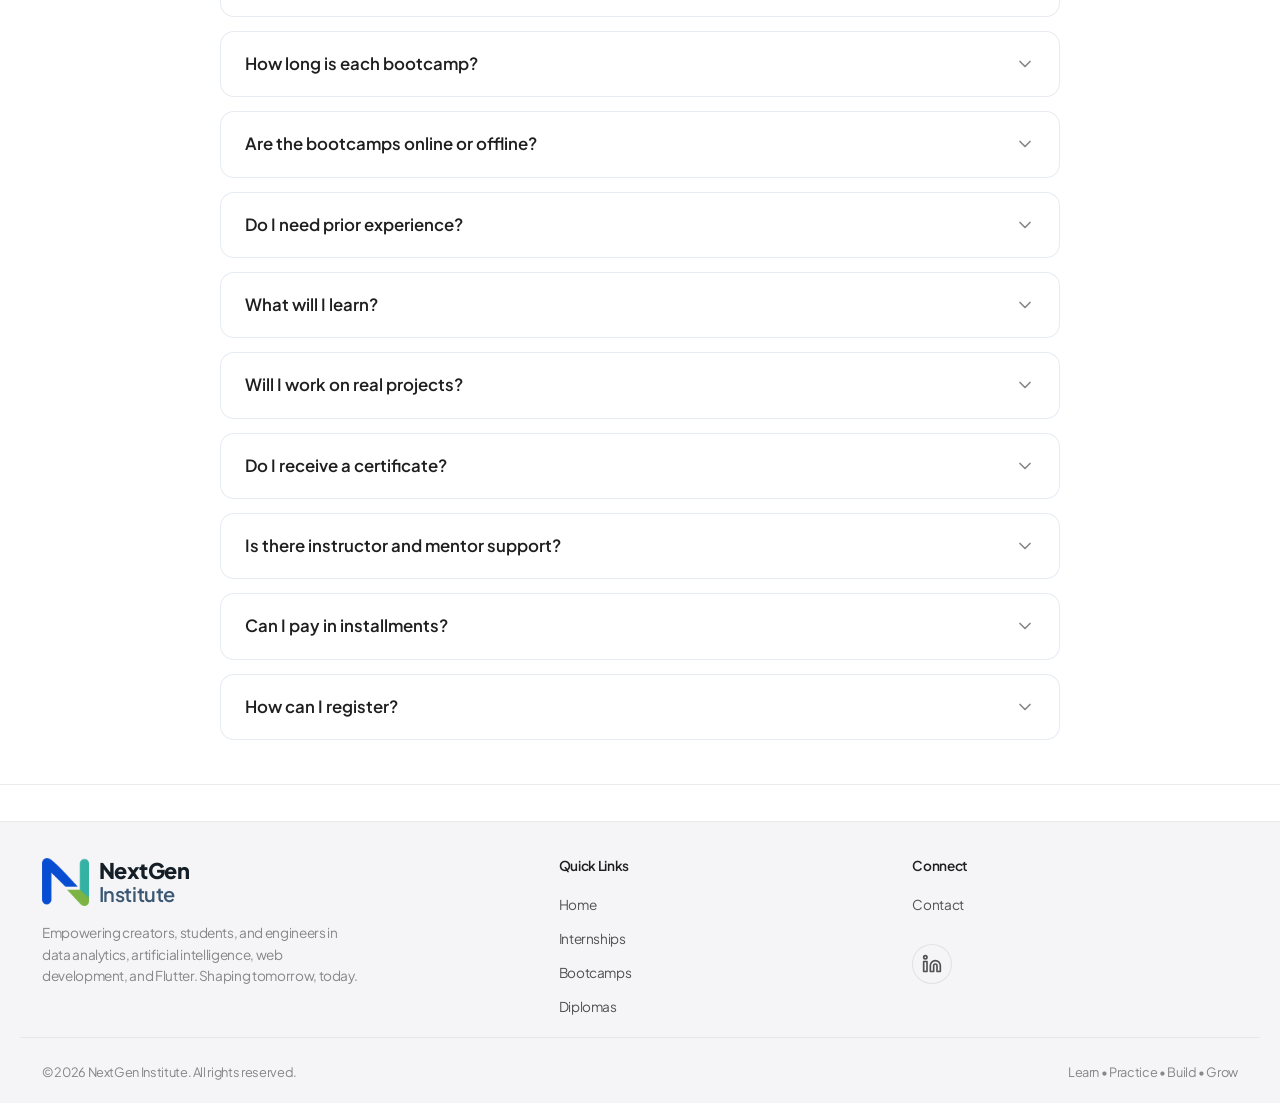
<file: bootcamps.html>
<!DOCTYPE html>
<html lang="en">
<head>
    <!-- Google tag (gtag.js) -->
    <script async src="https://www.googletagmanager.com/gtag/js?id=G-X8T3YRDZ85"></script>
    <script>
      window.dataLayer = window.dataLayer || [];
      function gtag(){dataLayer.push(arguments);}
      gtag('js', new Date());

      gtag('config', 'G-X8T3YRDZ85');
    </script>

    <meta charset="UTF-8">
    <meta name="viewport" content="width=device-width, initial-scale=1.0">
    <!-- SEO & Metadata -->
    <meta name="keywords" content="Summer Trainings, Winter Trainings, Bootcamps, Data Analytics Bootcamp, AI ML Bootcamp, Coding Bootcamp Egypt, Python, Power BI, TensorFlow, معسكر برمجة, تدريبات صيفية, تدريبات شتوية, بوتكامب داتا اناليتكس">
    <meta name="author" content="NextGen Institute">
    <meta name="robots" content="index, follow, max-image-preview:large, max-snippet:-1, max-video-preview:-1">
    <link rel="canonical" href="https://nextgenhub.dev/bootcamps.html">
    <link rel="icon" type="image/png" href="assets/icon.png">
    <link rel="apple-touch-icon" href="assets/icon.png">

    <!-- Open Graph / Facebook / WhatsApp -->
    <meta property="og:type" content="website">
    <meta property="og:url" content="https://nextgenhub.dev/bootcamps.html">
    <meta property="og:title" content="Summer & Winter Trainings & Bootcamps | NextGen Institute">
    <meta property="og:description" content="Enroll in NextGen Institute Summer Trainings, Winter Trainings, and Bootcamps in Data Analytics and AI/ML. Practical project-based learning with industry mentors.">
    <meta property="og:image" content="https://nextgenhub.dev/assets/icon.png">
    <meta property="og:site_name" content="NextGen Institute">
    <meta property="og:locale" content="en_US">
    <meta property="og:locale:alternate" content="ar_EG">

    <!-- Twitter Cards -->
    <meta name="twitter:card" content="summary_large_image">
    <meta name="twitter:url" content="https://nextgenhub.dev/bootcamps.html">
    <meta name="twitter:title" content="Summer & Winter Trainings & Bootcamps | NextGen Institute">
    <meta name="twitter:description" content="Enroll in NextGen Institute Summer Trainings, Winter Trainings, and Bootcamps in Data Analytics and AI/ML. Practical project-based learning with industry mentors.">
    <meta name="twitter:image" content="https://nextgenhub.dev/assets/icon.png">

    <!-- JSON-LD Structured Data -->
    <script type="application/ld+json">
    {
      "@context": "https://schema.org",
      "@type": "FAQPage",
      "mainEntity": [
        {
          "@type": "Question",
          "name": "What is the duration of the summer bootcamps and trainings?",
          "acceptedAnswer": {
            "@type": "Answer",
            "text": "Summer bootcamps and trainings run for 3 months, offering intensive hands-on project work and mentorship."
          }
        },
        {
          "@type": "Question",
          "name": "What are the prerequisites to join?",
          "acceptedAnswer": {
            "@type": "Answer",
            "text": "Basic programming logic or analytical thinking is helpful, but introductory modules are included for foundational topics."
          }
        },
        {
          "@type": "Question",
          "name": "Do I get a certificate after finishing?",
          "acceptedAnswer": {
            "@type": "Answer",
            "text": "Yes, all graduates who complete the required projects receive a verified NextGen Institute Bootcamp Certificate."
          }
        },
        {
          "@type": "Question",
          "name": "How are the sessions delivered?",
          "acceptedAnswer": {
            "@type": "Answer",
            "text": "Sessions are delivered online through live interactive workshops, code reviews, and hands-on project guidance."
          }
        },
        {
          "@type": "Question",
          "name": "Will there be practical projects?",
          "acceptedAnswer": {
            "@type": "Answer",
            "text": "Yes, the bootcamps are heavily project-based, focused on building real-world portfolio projects."
          }
        }
      ]
    }
    </script>

    

    <title>Summer & Winter Trainings & Bootcamps | NextGen Institute</title>
    <meta name="description" content="Enroll in NextGen Institute Summer Trainings, Winter Trainings, and Bootcamps in Data Analytics and AI/ML. Practical project-based learning with industry mentors.">
        <link rel="stylesheet" href="styles.css?v=109">

</head>
<body>
    <div class="scroll-progress" id="scrollProgress"></div>

    <!-- Header Navigation -->
    <header>
        <div class="container nav-wrapper">
            <a href="index.html" class="logo" id="logoLink">
                <img src="assets/icon.png" alt="NextGen Institute Logo" class="logo-img">
                <div class="logo-text-wrap">
                    <span class="logo-text-top">NextGen</span>
                    <span class="logo-text-bottom">Institute</span>
                </div>
            </a>
            <button class="nav-toggle" aria-label="Toggle Navigation" id="navToggleBtn">
                <span></span>
                <span></span>
                <span></span>
            </button>
            <ul class="nav-menu" id="navMenu">
                <li><a href="index.html" class="nav-link" id="navIndex" data-i18n="nav_home">Home</a></li>
                <li><a href="internships.html" class="nav-link" id="navInternships" data-i18n="nav_internships">Internships</a></li>
                <li><a href="bootcamps.html" class="nav-link active" id="navBootcamps" data-i18n="nav_bootcamps">Bootcamps</a></li>
                <li><a href="diplomas.html" class="nav-link" id="navDiplomas" data-i18n="nav_diplomas">Diplomas</a></li>
                <li><a href="index.html#success-stories" class="nav-link" id="navSuccessStories" data-i18n="nav_success_stories">Success Stories</a></li>
                <li><a href="contact.html" class="nav-link" id="navContact" data-i18n="nav_contact">Contact</a></li>
            </ul>
        </div>
    </header>

    <!-- Subpage Hero Banner -->
    <section class="fade-up section-padding" style="padding: 96px 0 28px; background: radial-gradient(circle at 90% 10%, rgba(14, 165, 233, 0.08) 0%, transparent 50%); border-bottom: 1px solid var(--glass-border);">
        <div class="container text-center">
            <div class="winter-badge">
                <svg viewBox="0 0 24 24" fill="none" stroke="currentColor" stroke-width="2" stroke-linecap="round" stroke-linejoin="round">
                    <line x1="12" y1="2" x2="12" y2="22"/>
                    <line x1="2" y1="12" x2="22" y2="12"/>
                    <line x1="4.93" y1="4.93" x2="19.07" y2="19.07"/>
                    <line x1="19.07" y1="4.93" x2="4.93" y2="19.07"/>
                </svg>
                <span data-i18n="winter_badge_text">Winter Bootcamp 2027</span>
            </div>
            <h1 class="hero-title" style="font-size: 3rem; margin-bottom: 16px;" data-i18n="boot_title">Winter <span class="gradient-text">Bootcamps 2027</span></h1>
            <p class="section-subtitle" style="max-width: 750px; margin: 0 auto;" data-i18n="boot_sub">ONLINE | Pick your track. Build real skills. Intensive cohort-based training for university students with 80 hours of live instruction and real-world projects.</p>

            <!-- Winter Offer Promo Banner -->
            <div class="winter-offer-banner" style="justify-content: center;">
                <div class="winter-offer-perks">
                    <div class="winter-perk-pill">
                        <svg viewBox="0 0 24 24" fill="none" stroke="currentColor" stroke-width="2"><circle cx="12" cy="12" r="10"/><polyline points="12 6 12 12 16 14"/></svg>
                        <span data-i18n="winter_stat1_text">80 Hours Training</span>
                    </div>
                    <div class="winter-perk-pill">
                        <svg viewBox="0 0 24 24" fill="none" stroke="currentColor" stroke-width="2"><rect x="3" y="4" width="18" height="18" rx="2" ry="2"/><line x1="16" y1="2" x2="16" y2="6"/><line x1="8" y1="2" x2="8" y2="6"/><line x1="3" y1="10" x2="21" y2="10"/></svg>
                        <span data-i18n="winter_stat2_text">1.5 Months Duration</span>
                    </div>
                    <div class="winter-perk-pill">
                        <svg viewBox="0 0 24 24" fill="none" stroke="currentColor" stroke-width="2"><path d="M22 10v6M2 10l10-5 10 5-10 5z"/><path d="M6 12v5c0 2 2 3 6 3s6-1 6-3v-5"/></svg>
                        <span data-i18n="winter_stat3_text">Certificate of Completion</span>
                    </div>
                    <div class="winter-perk-pill">
                        <svg viewBox="0 0 24 24" fill="none" stroke="currentColor" stroke-width="2"><circle cx="12" cy="12" r="10"/><line x1="2" y1="12" x2="22" y2="12"/><path d="M12 2a15.3 15.3 0 0 1 4 10 15.3 15.3 0 0 1-4 10 15.3 15.3 0 0 1-4-10 15.3 15.3 0 0 1 4-10z"/></svg>
                        <span data-i18n="winter_stat4_text">100% Online</span>
                    </div>
            </div>
            </div>
        </div>
    </section>

    <!-- Bootcamps Grid Section -->
    <section class="fade-up section-padding">
        <div class="container">
            <div class="section-title-wrap text-center">
                <h2 class="section-title" data-i18n="boot_grid_title">Curriculum & Programs</h2>
                <p class="section-subtitle" data-i18n="boot_grid_sub">Choose your learning path. Our cohort-based bootcamps feature live interactive sessions, hands-on lab projects, and certified graduation certificates.</p>
            </div>

            <div class="cards-grid" style="grid-template-columns: repeat(auto-fit, minmax(360px, 1fr)); max-width: 960px; margin: 0 auto;">
                <!-- Card 1: Data Analytics Bootcamp -->
                <div class="card glass-panel" id="bootCard1" style="padding: 0; overflow: hidden; display: flex; flex-direction: column;">
                    <div class="card-image-wrap">
                        <img src="assets/bootcamp_data_analytics.png?v=109" alt="Data Analytics Winter Bootcamp 2027">
                    </div>
                    <div class="card-body" style="padding: 28px 24px; display: flex; flex-direction: column; flex-grow: 1;">
                        <div class="card-tags">
                            <span class="tag tag-highlight" data-i18n="boot_role2_tag1">Data Analytics</span>
                            <span class="tag" data-i18n="boot_role2_tag2">Online</span>
                            <span class="tag" data-i18n="boot_role2_tag3">Certified</span>
                        </div>
                        <h3 class="card-title" data-i18n="boot_role2_title">Data Analytics Bootcamp</h3>
                        <p class="card-desc" data-i18n="boot_role2_desc">
                            Transform into a business intelligence expert. Write advanced SQL queries, design interactive dashboards in Tableau, and wrangle data using Python and Excel.
                        </p>
                        
                        <!-- Skills from Poster -->
                        <div class="bootcamp-curriculum-chips">
                            <span class="bootcamp-chip">Excel</span>
                            <span class="bootcamp-chip">Python</span>
                            <span class="bootcamp-chip">SQL</span>
                            <span class="bootcamp-chip">Tableau</span>
                            <span class="bootcamp-chip accent">Final Project</span>
                        </div>

                        <div class="card-footer" style="margin-top: auto; display: flex; align-items: center; justify-content: space-between; width: 100%; gap: 12px; padding-top: 16px; border-top: 1px solid #f1f5f9;">
                            <span style="font-size: 0.85rem; color: var(--text-muted);"><span data-i18n="boot_duration_label">Duration:</span> <b data-i18n="boot_duration_1_5m">1.5 Months (80 Hours)</b></span>
                            <a href="bootcamp-data-analytics.html" class="btn-explore" id="exploreBootDA">
                                <span data-i18n="boot_explore_btn">Explore the Program</span>
                                <svg viewBox="0 0 24 24" fill="none" stroke="currentColor" stroke-width="2.5" stroke-linecap="round" stroke-linejoin="round"><line x1="5" y1="12" x2="19" y2="12"/><polyline points="12 5 19 12 12 19"/></svg>
                            </a>
                        </div>
                    </div>
                </div>

                <!-- Card 2: AI & ML Bootcamp -->
                <div class="card glass-panel" id="bootCard2" style="padding: 0; overflow: hidden; display: flex; flex-direction: column;">
                    <div class="card-image-wrap">
                        <img src="assets/bootcamp_ai_ml.png?v=109" alt="AI & Machine Learning Winter Bootcamp 2027">
                    </div>
                    <div class="card-body" style="padding: 28px 24px; display: flex; flex-direction: column; flex-grow: 1;">
                        <div class="card-tags">
                            <span class="tag tag-highlight" data-i18n="boot_role1_tag1">AI & Machine Learning</span>
                            <span class="tag" data-i18n="boot_role1_tag2">Online</span>
                            <span class="tag" data-i18n="boot_role1_tag3">Certified</span>
                        </div>
                        <h3 class="card-title" data-i18n="boot_role1_title">AI & Machine Learning Bootcamp</h3>
                        <p class="card-desc" data-i18n="boot_role1_desc">
                            Master mathematical foundations, Python Object-Oriented Programming (OOP), supervised and unsupervised learning algorithms, and deep neural network architectures.
                        </p>

                        <!-- Skills from Poster -->
                        <div class="bootcamp-curriculum-chips">
                            <span class="bootcamp-chip">Python</span>
                            <span class="bootcamp-chip">OOP</span>
                            <span class="bootcamp-chip">Machine Learning</span>
                            <span class="bootcamp-chip">Deep Learning</span>
                            <span class="bootcamp-chip accent">Final Project</span>
                        </div>

                        <div class="card-footer" style="margin-top: auto; display: flex; align-items: center; justify-content: space-between; width: 100%; gap: 12px; padding-top: 16px; border-top: 1px solid #f1f5f9;">
                            <span style="font-size: 0.85rem; color: var(--text-muted);"><span data-i18n="boot_duration_label">Duration:</span> <b data-i18n="boot_duration_1_5m">1.5 Months (80 Hours)</b></span>
                            <a href="bootcamp-ai-ml.html" class="btn-explore" id="exploreBootAI">
                                <span data-i18n="boot_explore_btn">Explore the Program</span>
                                <svg viewBox="0 0 24 24" fill="none" stroke="currentColor" stroke-width="2.5" stroke-linecap="round" stroke-linejoin="round"><line x1="5" y1="12" x2="19" y2="12"/><polyline points="12 5 19 12 12 19"/></svg>
                            </a>
                        </div>
                    </div>
                </div>
            </div>
        </div>
    </section>

    <!-- FAQ Section -->
    <section class="fade-up section-padding" style="background: var(--bg-primary);">
        <div class="container">
            <div class="section-title-wrap text-center">
                <span class="section-tag" data-i18n="boot_faq_tag">Common Queries</span>
                <h2 class="section-title" data-i18n="boot_faq_title">Frequently Asked Questions</h2>
                <p class="section-subtitle" data-i18n="boot_faq_sub">Need more details? Here are answers to common questions about our bootcamps.</p>
            </div>

            <div class="faq-accordion" id="faqAccordionBootcamps">
                <div class="faq-item">
                    <button class="faq-question" aria-expanded="false">
                        <span data-i18n="boot_faq1_q">What bootcamps do you offer?</span>
                        <svg class="faq-icon" viewBox="0 0 24 24" fill="none" stroke="currentColor" stroke-width="2" stroke-linecap="round" stroke-linejoin="round"><polyline points="6 9 12 15 18 9"></polyline></svg>
                    </button>
                    <div class="faq-answer">
                        <div class="faq-answer-inner" data-i18n="boot_faq1_a">We offer intensive bootcamps focused on practical, industry-relevant skills in areas such as Data Analytics and AI & Machine Learning.</div>
                    </div>
                </div>

                <div class="faq-item">
                    <button class="faq-question" aria-expanded="false">
                        <span data-i18n="boot_faq2_q">How long is each bootcamp?</span>
                        <svg class="faq-icon" viewBox="0 0 24 24" fill="none" stroke="currentColor" stroke-width="2" stroke-linecap="round" stroke-linejoin="round"><polyline points="6 9 12 15 18 9"></polyline></svg>
                    </button>
                    <div class="faq-answer">
                        <div class="faq-answer-inner" data-i18n="boot_faq2_a">The duration depends on the specific bootcamp and its curriculum.</div>
                    </div>
                </div>

                <div class="faq-item">
                    <button class="faq-question" aria-expanded="false">
                        <span data-i18n="boot_faq3_q">Are the bootcamps online or offline?</span>
                        <svg class="faq-icon" viewBox="0 0 24 24" fill="none" stroke="currentColor" stroke-width="2" stroke-linecap="round" stroke-linejoin="round"><polyline points="6 9 12 15 18 9"></polyline></svg>
                    </button>
                    <div class="faq-answer">
                        <div class="faq-answer-inner" data-i18n="boot_faq3_a">Our bootcamps are delivered online, allowing you to learn from anywhere.</div>
                    </div>
                </div>

                <div class="faq-item">
                    <button class="faq-question" aria-expanded="false">
                        <span data-i18n="boot_faq4_q">Do I need prior experience?</span>
                        <svg class="faq-icon" viewBox="0 0 24 24" fill="none" stroke="currentColor" stroke-width="2" stroke-linecap="round" stroke-linejoin="round"><polyline points="6 9 12 15 18 9"></polyline></svg>
                    </button>
                    <div class="faq-answer">
                        <div class="faq-answer-inner" data-i18n="boot_faq4_a">No. Our bootcamps are designed to accommodate beginners while also helping learners with existing knowledge strengthen their skills.</div>
                    </div>
                </div>

                <div class="faq-item">
                    <button class="faq-question" aria-expanded="false">
                        <span data-i18n="boot_faq5_q">What will I learn?</span>
                        <svg class="faq-icon" viewBox="0 0 24 24" fill="none" stroke="currentColor" stroke-width="2" stroke-linecap="round" stroke-linejoin="round"><polyline points="6 9 12 15 18 9"></polyline></svg>
                    </button>
                    <div class="faq-answer">
                        <div class="faq-answer-inner" data-i18n="boot_faq5_a">You will learn practical tools, technologies, and workflows used in the industry.</div>
                    </div>
                </div>

                <div class="faq-item">
                    <button class="faq-question" aria-expanded="false">
                        <span data-i18n="boot_faq6_q">Will I work on real projects?</span>
                        <svg class="faq-icon" viewBox="0 0 24 24" fill="none" stroke="currentColor" stroke-width="2" stroke-linecap="round" stroke-linejoin="round"><polyline points="6 9 12 15 18 9"></polyline></svg>
                    </button>
                    <div class="faq-answer">
                        <div class="faq-answer-inner" data-i18n="boot_faq6_a">Yes. Practical projects are an essential part of our bootcamps and help you build a portfolio.</div>
                    </div>
                </div>

                <div class="faq-item">
                    <button class="faq-question" aria-expanded="false">
                        <span data-i18n="boot_faq7_q">Do I receive a certificate?</span>
                        <svg class="faq-icon" viewBox="0 0 24 24" fill="none" stroke="currentColor" stroke-width="2" stroke-linecap="round" stroke-linejoin="round"><polyline points="6 9 12 15 18 9"></polyline></svg>
                    </button>
                    <div class="faq-answer">
                        <div class="faq-answer-inner" data-i18n="boot_faq7_a">Yes. Participants who successfully complete the bootcamp receive a certificate of completion.</div>
                    </div>
                </div>

                <div class="faq-item">
                    <button class="faq-question" aria-expanded="false">
                        <span data-i18n="boot_faq8_q">Is there instructor and mentor support?</span>
                        <svg class="faq-icon" viewBox="0 0 24 24" fill="none" stroke="currentColor" stroke-width="2" stroke-linecap="round" stroke-linejoin="round"><polyline points="6 9 12 15 18 9"></polyline></svg>
                    </button>
                    <div class="faq-answer">
                        <div class="faq-answer-inner" data-i18n="boot_faq8_a">Yes. You will receive guidance and support throughout the bootcamp.</div>
                    </div>
                </div>

                <div class="faq-item">
                    <button class="faq-question" aria-expanded="false">
                        <span data-i18n="boot_faq9_q">Can I pay in installments?</span>
                        <svg class="faq-icon" viewBox="0 0 24 24" fill="none" stroke="currentColor" stroke-width="2" stroke-linecap="round" stroke-linejoin="round"><polyline points="6 9 12 15 18 9"></polyline></svg>
                    </button>
                    <div class="faq-answer">
                        <div class="faq-answer-inner" data-i18n="boot_faq9_a">Yes. Installment options are available.</div>
                    </div>
                </div>

                <div class="faq-item">
                    <button class="faq-question" aria-expanded="false">
                        <span data-i18n="boot_faq10_q">How can I register?</span>
                        <svg class="faq-icon" viewBox="0 0 24 24" fill="none" stroke="currentColor" stroke-width="2" stroke-linecap="round" stroke-linejoin="round"><polyline points="6 9 12 15 18 9"></polyline></svg>
                    </button>
                    <div class="faq-answer">
                        <div class="faq-answer-inner" data-i18n="boot_faq10_a">Select the bootcamp you are interested in and click "Register Now" to start your registration.</div>
                    </div>
                </div>
            </div>
        </div>
    </section>

    <!-- Footer -->
    <footer>
        <div class="container footer-grid">
            <div class="footer-brand">
                <a href="index.html" class="logo" style="margin-bottom: 16px;">
                    <img src="assets/icon.png" alt="NextGen Institute Logo" class="logo-img">
                    <div class="logo-text-wrap">
                        <span class="logo-text-top">NextGen</span>
                        <span class="logo-text-bottom">Institute</span>
                    </div>
                </a>
                <p data-i18n="footer_desc">Empowering creators, students, and engineers in data analytics and artificial intelligence. Shaping tomorrow, today.</p>
            </div>
            <div class="footer-nav">
                <h4 class="footer-nav-title" data-i18n="footer_links_title">Quick Links</h4>
                <a href="index.html" id="footerNavHome" data-i18n="nav_home">Home</a>
                <a href="internships.html" id="footerNavInternships" data-i18n="nav_internships">Internship Listings</a>
                <a href="bootcamps.html" id="footerNavBootcamps" data-i18n="nav_bootcamps">Winter Bootcamps</a>
                <a href="diplomas.html" id="footerNavDiplomas" data-i18n="nav_diplomas">Professional Diplomas</a>
            </div>
            <div class="footer-nav">
                <h4 class="footer-nav-title" data-i18n="footer_connect_title">Connect</h4>
                <a href="contact.html" id="footerNavContact" data-i18n="nav_contact">Contact Support</a>
                <div class="social-links" style="margin-top: 16px;">
                <a href="https://www.linkedin.com/company/nextgen-institute-eg/" class="social-icon" aria-label="LinkedIn" target="_blank">
                <svg viewBox="0 0 24 24" fill="none" stroke="currentColor" stroke-width="2" stroke-linecap="round" stroke-linejoin="round">
                <path d="M16 8a6 6 0 0 1 6 6v7h-4v-7a2 2 0 0 0-2-2 2 2 0 0 0-2 2v7h-4v-7a6 6 0 0 1 6-6z"/>
                <rect x="2" y="9" width="4" height="12"/>
                <circle cx="4" cy="4" r="2"/>
                </svg>
                </a>
                
                </div>
            </div>
        </div>
        <div class="container footer-bottom">
            <p data-i18n="footer_copyright">&copy; 2026 NextGen Institute. All rights reserved.</p>
            <p data-i18n="footer_design">Learn • Practice • Build • Grow</p>
        </div>
    </footer>

    <script src="main.js?v=109"></script>
    <script src="lang.js?v=109"></script>

    <button class="back-to-top" id="backToTop" aria-label="Back to Top">↑</button>
</body>
</html>
</file>
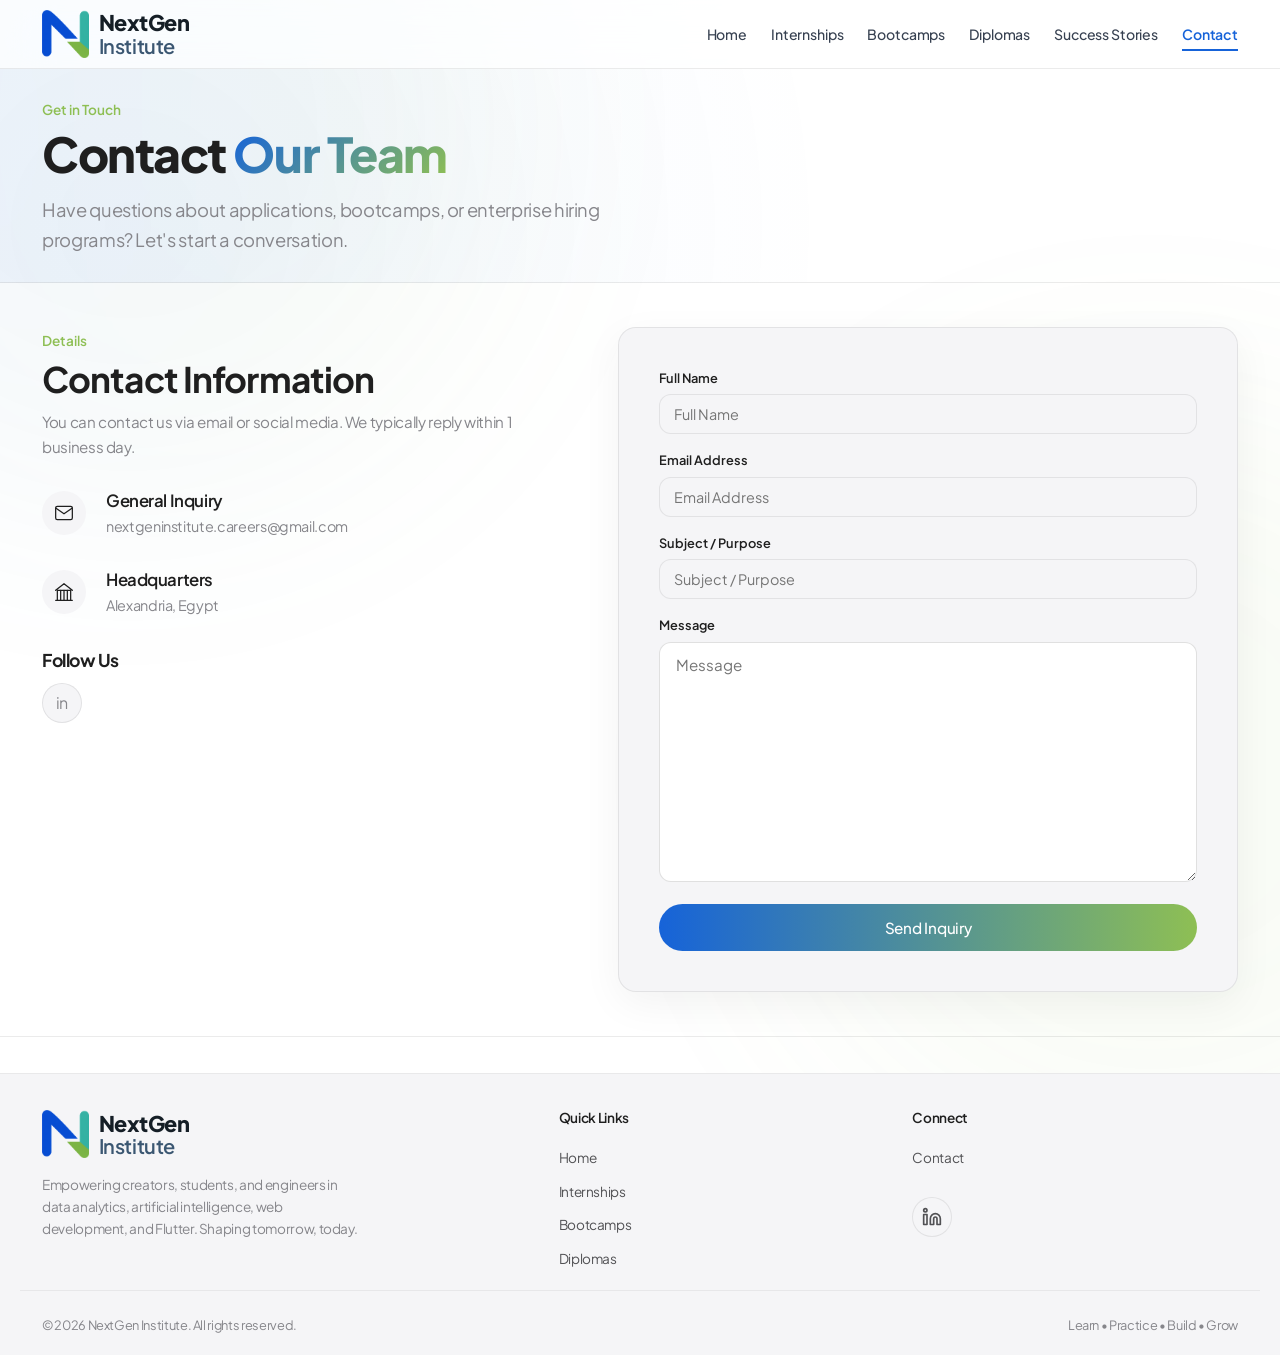
<file: contact.html>
<!DOCTYPE html>
<html lang="en">
<head>
    <!-- Google tag (gtag.js) -->
    <script async src="https://www.googletagmanager.com/gtag/js?id=G-X8T3YRDZ85"></script>
    <script>
      window.dataLayer = window.dataLayer || [];
      function gtag(){dataLayer.push(arguments);}
      gtag('js', new Date());

      gtag('config', 'G-X8T3YRDZ85');
    </script>

    <meta charset="UTF-8">
    <meta name="viewport" content="width=device-width, initial-scale=1.0">
    <!-- SEO & Metadata -->
    <meta name="keywords" content="Contact NextGen Institute, Free Internships, Summer Trainings, Winter Trainings, Support, تواصل معنا">
    <meta name="author" content="NextGen Institute">
    <meta name="robots" content="index, follow, max-image-preview:large, max-snippet:-1, max-video-preview:-1">
    <link rel="canonical" href="https://nextgenhub.dev/contact.html">
    <link rel="icon" type="image/png" href="assets/icon.png">
    <link rel="apple-touch-icon" href="assets/icon.png">

    <!-- Open Graph / Facebook / WhatsApp -->
    <meta property="og:type" content="website">
    <meta property="og:url" content="https://nextgenhub.dev/contact.html">
    <meta property="og:title" content="Contact Us | NextGen Institute - Free Internships & Trainings">
    <meta property="og:description" content="Contact NextGen Institute for inquiries regarding Free Internships, Summer Trainings, Winter Trainings, Bootcamps, and Diplomas.">
    <meta property="og:image" content="https://nextgenhub.dev/assets/icon.png">
    <meta property="og:site_name" content="NextGen Institute">
    <meta property="og:locale" content="en_US">
    <meta property="og:locale:alternate" content="ar_EG">

    <!-- Twitter Cards -->
    <meta name="twitter:card" content="summary_large_image">
    <meta name="twitter:url" content="https://nextgenhub.dev/contact.html">
    <meta name="twitter:title" content="Contact Us | NextGen Institute - Free Internships & Trainings">
    <meta name="twitter:description" content="Contact NextGen Institute for inquiries regarding Free Internships, Summer Trainings, Winter Trainings, Bootcamps, and Diplomas.">
    <meta name="twitter:image" content="https://nextgenhub.dev/assets/icon.png">

    <!-- JSON-LD Structured Data -->
    <script type="application/ld+json">
    {
      "@context": "https://schema.org",
      "@type": "ContactPage",
      "name": "Contact NextGen Institute",
      "url": "https://nextgenhub.dev/contact.html",
      "mainEntity": {
        "@type": "EducationalOrganization",
        "name": "NextGen Institute",
        "email": "nextgeninstitute.careers@gmail.com"
      }
    }
    </script>

    

    <title>Contact Us | NextGen Institute - Free Internships & Trainings</title>
    <meta name="description" content="Contact NextGen Institute for inquiries regarding Free Internships, Summer Trainings, Winter Trainings, Bootcamps, and Diplomas.">
        <link rel="stylesheet" href="styles.css?v=109">

</head>
<body>
    <div class="scroll-progress" id="scrollProgress"></div>

    <!-- Header Navigation -->
    <header>
        <div class="container nav-wrapper">
            <a href="index.html" class="logo" id="logoLink">
                <img src="assets/icon.png" alt="NextGen Institute Logo" class="logo-img">
                <div class="logo-text-wrap">
                    <span class="logo-text-top">NextGen</span>
                    <span class="logo-text-bottom">Institute</span>
                </div>
            </a>
            <button class="nav-toggle" aria-label="Toggle Navigation" id="navToggleBtn">
                <span></span>
                <span></span>
                <span></span>
            </button>
            <ul class="nav-menu" id="navMenu">
                <li><a href="index.html" class="nav-link" id="navIndex" data-i18n="nav_home">Home</a></li>
                <li><a href="internships.html" class="nav-link" id="navInternships" data-i18n="nav_internships">Internships</a></li>
                <li><a href="bootcamps.html" class="nav-link" id="navBootcamps" data-i18n="nav_bootcamps">Bootcamps</a></li>
                <li><a href="diplomas.html" class="nav-link" id="navDiplomas" data-i18n="nav_diplomas">Diplomas</a></li>
                <li><a href="index.html#success-stories" class="nav-link" id="navSuccessStories" data-i18n="nav_success_stories">Success Stories</a></li>
                <li><a href="contact.html" class="nav-link active" id="navContact" data-i18n="nav_contact">Contact</a></li>
            </ul>
        </div>
    </header>

    <!-- Subpage Hero Banner -->
    <section class="fade-up section-padding" style="padding: 96px 0 28px; background: radial-gradient(circle at 10% 80%, rgba(22, 99, 217, 0.06) 0%, transparent 60%); border-bottom: 1px solid var(--glass-border);">
        <div class="container">
            <span class="section-tag" data-i18n="contact_banner_tag">Get in Touch</span>
            <h1 class="hero-title" style="font-size: 3rem; margin-bottom: 16px;" data-i18n="contact_banner_title">Contact <span class="gradient-text">Our Team</span></h1>
            <p class="section-subtitle" data-i18n="contact_banner_sub">Have questions about applications, bootcamps, or enterprise hiring programs? Let's start a conversation.</p>
        </div>
    </section>

    <!-- Contact Form & Info Details -->
    <section class="fade-up section-padding">
        <div class="container contact-grid">
            
            <!-- Contact Info -->
            <div class="contact-info">
                <div>
                    <span class="section-tag" style="text-align: left;" data-i18n="contact_info_tag">Details</span>
                    <h2 class="section-title" style="font-size: 2.2rem; text-align: left; margin-bottom: 12px;" data-i18n="contact_info_title">Contact Information</h2>
                    <p style="color: var(--text-muted); font-size: 0.95rem;" data-i18n="contact_info_sub">You can contact us via email or social media. We typically reply within 1 business day.</p>
                </div>

                <div class="contact-info-item">
                    <div class="contact-info-icon"><svg viewBox="0 0 24 24" fill="none" stroke="currentColor" stroke-width="1.5" stroke-linecap="round" stroke-linejoin="round"><path d="M4 4h16c1.1 0 2 .9 2 2v12c0 1.1-.9 2-2 2H4c-1.1 0-2-.9-2-2V6c0-1.1.9-2 2-2z"/><polyline points="22,6 12,13 2,6"/></svg></div>
                    <div class="contact-info-text">
                        <h4 data-i18n="contact_inquiry_title">General Inquiry</h4>
                        <p data-i18n="contact_inquiry_val">nextgeninstitute.careers@gmail.com</p>
                    </div>
                </div>

                <div class="contact-info-item">
                    <div class="contact-info-icon"><svg viewBox="0 0 24 24" fill="none" stroke="currentColor" stroke-width="1.5" stroke-linecap="round" stroke-linejoin="round"><path d="M4 22V10h16v12M2 10l10-8 10 8"/><line x1="8" y1="10" x2="8" y2="22"/><line x1="12" y1="10" x2="12" y2="22"/><line x1="16" y1="10" x2="16" y2="22"/><line x1="2" y1="22" x2="22" y2="22"/></svg></div>
                    <div class="contact-info-text">
                        <h4 data-i18n="contact_hq_title">Headquarters</h4>
                        <p data-i18n="contact_hq_val">Remote / Digital Operations</p>
                    </div>
                </div>

                <div>
                    <h4 style="margin-bottom: 12px; font-size: 1.1rem;" data-i18n="contact_follow">Follow Us</h4>
                    <div class="social-links">
                        <a href="https://www.linkedin.com/company/nextgen-institute-eg/" class="social-icon" aria-label="LinkedIn" target="_blank">in</a>
                        
                    </div>
                </div>
            </div>

            <!-- Contact Form -->
            <div class="contact-form glass-panel">
                <form id="contactForm">
                    <div class="form-group">
                        <label for="name" class="form-label" data-i18n="contact_form_name">Full Name</label>
                        <input type="text" id="name" class="form-control" data-i18n-placeholder="contact_form_name" placeholder="Jane Doe" required>
                    </div>
                    
                    <div class="form-group">
                        <label for="email" class="form-label" data-i18n="contact_form_email">Email Address</label>
                        <input type="email" id="email" class="form-control" data-i18n-placeholder="contact_form_email" placeholder="jane@example.com" required>
                    </div>

                    <div class="form-group">
                        <label for="subject" class="form-label" data-i18n="contact_form_subject">Subject / Purpose</label>
                        <input type="text" id="subject" class="form-control" data-i18n-placeholder="contact_form_subject" placeholder="How can we help?" required>
                    </div>

                    <div class="form-group">
                        <label for="message" class="form-label" data-i18n="contact_form_message">Message</label>
                        <textarea id="message" class="form-control" data-i18n-placeholder="contact_form_message" placeholder="Tell us about your background or inquiry details..."></textarea>
                    </div>

                    <button type="submit" class="btn btn-primary" style="width: 100%;" id="submitBtn" data-i18n="contact_form_btn">Send Inquiry</button>
                </form>
            </div>

        </div>
    </section>

    <!-- Footer -->
    <footer>
        <div class="container footer-grid">
            <div class="footer-brand">
                <a href="index.html" class="logo" style="margin-bottom: 16px;">
                    <img src="assets/icon.png" alt="NextGen Institute Logo" class="logo-img">
                    <div class="logo-text-wrap">
                        <span class="logo-text-top">NextGen</span>
                        <span class="logo-text-bottom">Institute</span>
                    </div>
                </a>
                <p data-i18n="footer_desc">Empowering creators, students, and engineers in data analytics and artificial intelligence. Shaping tomorrow, today.</p>
            </div>
            <div class="footer-nav">
                <h4 class="footer-nav-title" data-i18n="footer_links_title">Quick Links</h4>
                <a href="index.html" id="footerNavHome" data-i18n="nav_home">Home</a>
                <a href="internships.html" id="footerNavInternships" data-i18n="nav_internships">Internship Listings</a>
                <a href="bootcamps.html" id="footerNavBootcamps" data-i18n="nav_bootcamps">Summer Bootcamps</a>
                <a href="diplomas.html" id="footerNavDiplomas" data-i18n="nav_diplomas">Professional Diplomas</a>
            </div>
            <div class="footer-nav">
                <h4 class="footer-nav-title" data-i18n="footer_connect_title">Connect</h4>
                <a href="contact.html" id="footerNavContact" data-i18n="nav_contact">Contact Support</a>
                <div class="social-links" style="margin-top: 16px;">
                <a href="https://www.linkedin.com/company/nextgen-institute-eg/" class="social-icon" aria-label="LinkedIn" target="_blank">
                <svg viewBox="0 0 24 24" fill="none" stroke="currentColor" stroke-width="2" stroke-linecap="round" stroke-linejoin="round">
                <path d="M16 8a6 6 0 0 1 6 6v7h-4v-7a2 2 0 0 0-2-2 2 2 0 0 0-2 2v7h-4v-7a6 6 0 0 1 6-6z"/>
                <rect x="2" y="9" width="4" height="12"/>
                <circle cx="4" cy="4" r="2"/>
                </svg>
                </a>
                </div>
            </div>
        </div>
        <div class="container footer-bottom">
            <p data-i18n="footer_copyright">&copy; 2026 NextGen Institute. All rights reserved.</p>
            <p data-i18n="footer_design">Learn • Practice • Build • Grow</p>
        </div>
    </footer>

    <script src="main.js?v=109"></script>
    <script src="lang.js?v=109"></script>
    <script>
        // Check URL parameters on load to auto-fill forms
        document.addEventListener('DOMContentLoaded', () => {
            const urlParams = new URLSearchParams(window.location.search);
            const role = urlParams.get('role');
            const inquiry = urlParams.get('inquiry');
            const subjectField = document.getElementById('subject');
            const messageField = document.getElementById('message');

            if (subjectField) {
                if (role === 'AI_Research') {
                    subjectField.value = 'Application: AI Research Intern';
                    messageField.placeholder = 'Please tell us about your experience in NLP, PyTorch, or large language models...';
                    messageField.focus();
                } else if (role === 'Data_Analytics') {
                    subjectField.value = 'Application: Data Analytics Intern';
                    messageField.placeholder = 'Please tell us about your experience in SQL, PowerBI, Python, or spreadsheet metrics...';
                    messageField.focus();
                } else if (role === 'ML_Engineer') {
                    subjectField.value = 'Application: Machine Learning Engineer Intern';
                    messageField.placeholder = 'Please tell us about your experience in Docker, FastAPI, deep learning, or ONNX...';
                    messageField.focus();
                } else if (inquiry === 'Bootcamp_Registration') {
                    subjectField.value = 'Bootcamp Registration Inquiry';
                    messageField.placeholder = 'State your preferred track (Data Analytics or AI/ML) and any questions about registration...';
                    messageField.focus();
                } else if (inquiry === 'AI_Diploma') {
                    subjectField.value = 'Enrollment: Advanced AI & Deep Learning Diploma';
                    messageField.placeholder = 'Please tell us about your technical background and why you want to enroll in the AI Diploma...';
                    messageField.focus();
                } else if (inquiry === 'Data_Diploma') {
                    subjectField.value = 'Enrollment: Enterprise Data Analytics & Engineering Diploma';
                    messageField.placeholder = 'Please tell us about your analytical background and why you want to enroll in the Data Analytics Diploma...';
                    messageField.focus();
                }
            }
        });
    </script>
    <button class="back-to-top" id="backToTop" aria-label="Back to Top">↑</button>
</body>
</html>
</file>
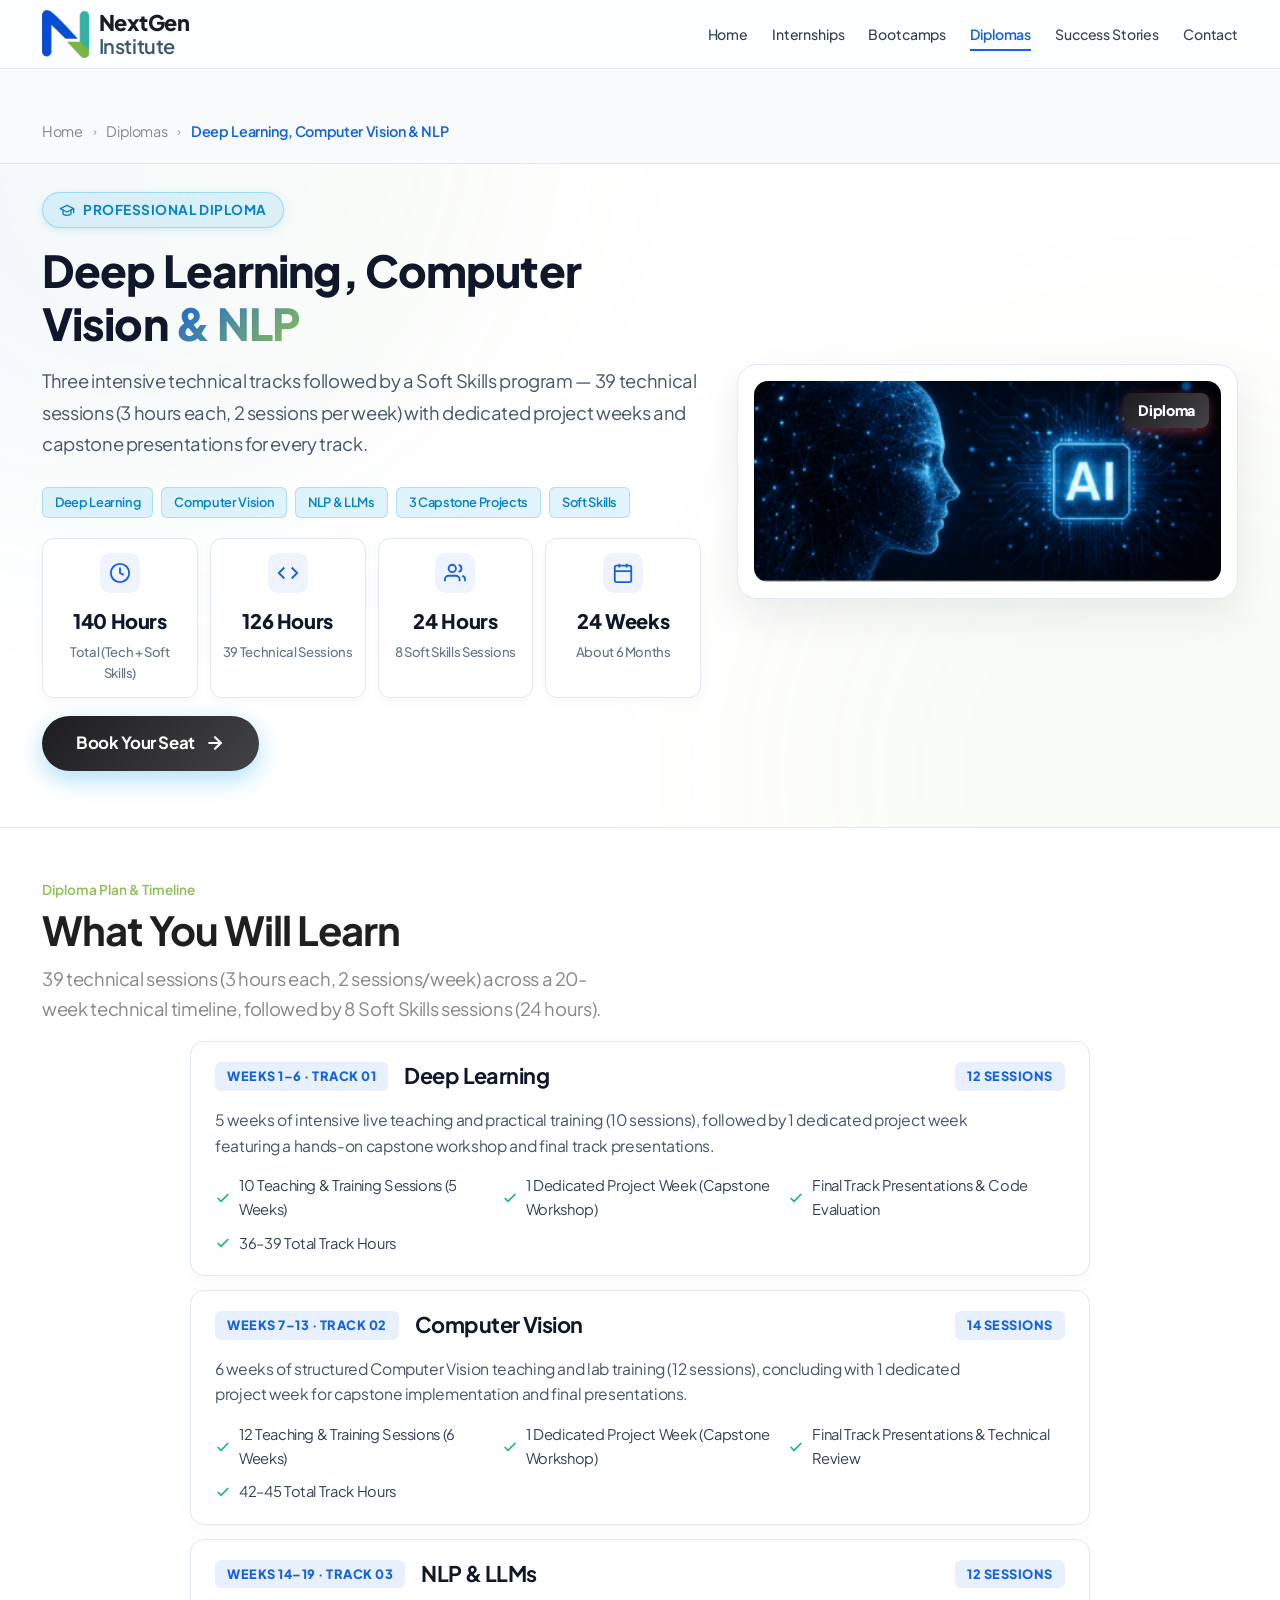
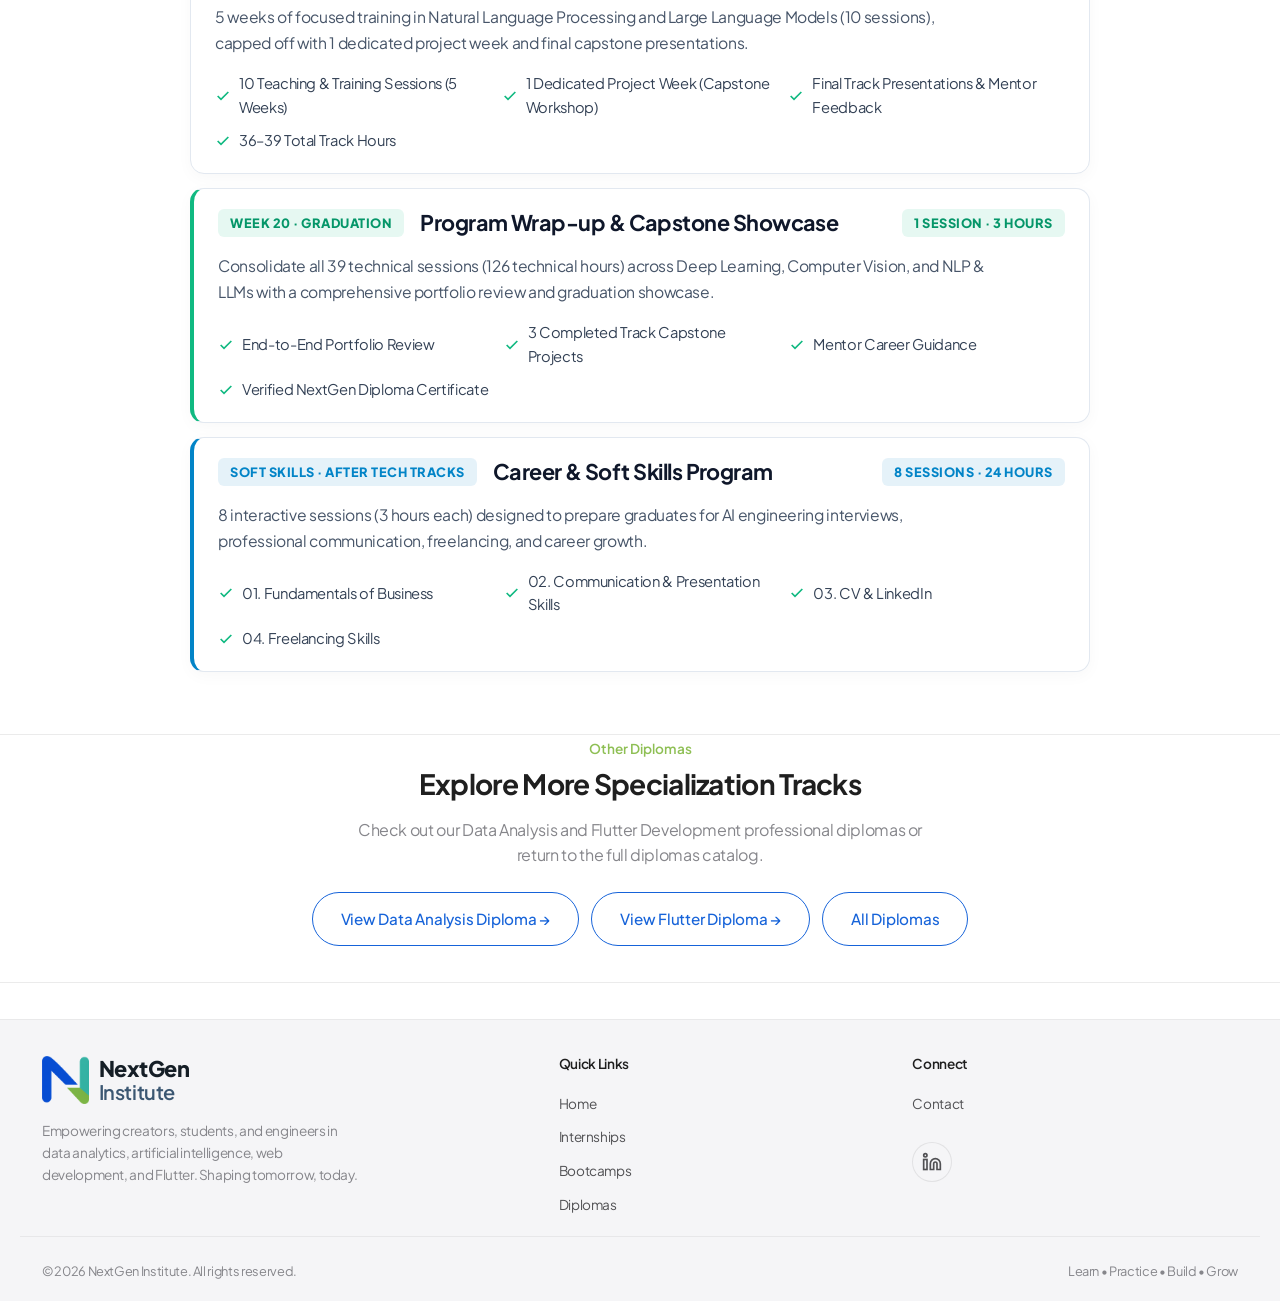
<file: diploma-ai-ml.html>
<!DOCTYPE html>
<html lang="en">
<head>
    <!-- Google tag (gtag.js) -->
    <script async src="https://www.googletagmanager.com/gtag/js?id=G-X8T3YRDZ85"></script>
    <script>
      window.dataLayer = window.dataLayer || [];
      function gtag(){dataLayer.push(arguments);}
      gtag('js', new Date());
      gtag('config', 'G-X8T3YRDZ85');
    </script>

    <meta charset="UTF-8">
    <meta name="viewport" content="width=device-width, initial-scale=1.0">
    <meta name="keywords" content="Deep Learning Diploma, Computer Vision Diploma, NLP Diploma, LLMs, AI Diploma, NextGen Institute, دبلومة الذكاء الاصطناعي, دبلومة التعلم العميق">
    <meta name="author" content="NextGen Institute">
    <meta name="robots" content="index, follow">
    <link rel="canonical" href="https://nextgenhub.dev/diploma-ai-ml.html">
    <link rel="icon" type="image/png" href="assets/icon.png">
    <link rel="apple-touch-icon" href="assets/icon.png">

    <!-- Open Graph -->
    <meta property="og:type" content="website">
    <meta property="og:url" content="https://nextgenhub.dev/diploma-ai-ml.html">
    <meta property="og:title" content="Deep Learning, Computer Vision & NLP Diploma | NextGen Institute">
    <meta property="og:description" content="Three intensive technical tracks in Deep Learning, Computer Vision, and NLP & LLMs across 140 total hours (39 technical sessions + 8 Soft Skills sessions).">
    <meta property="og:image" content="https://nextgenhub.dev/assets/diploma_ai_ml.png">
    <meta property="og:site_name" content="NextGen Institute">

    <title>Deep Learning, Computer Vision &amp; NLP Diploma | NextGen Institute</title>
    <meta name="description" content="Three intensive technical tracks in Deep Learning, Computer Vision, and NLP & LLMs across 140 total hours (39 technical sessions + 8 Soft Skills sessions).">
    <link rel="stylesheet" href="styles.css?v=112">
</head>
<body>
    <div class="scroll-progress" id="scrollProgress"></div>

    <!-- Navigation Header -->
    <header>
        <div class="container nav-wrapper">
            <a href="index.html" class="logo" id="logoLink">
                <img src="assets/icon.png" alt="NextGen Institute Logo" class="logo-img">
                <div class="logo-text-wrap">
                    <span class="logo-text-top">NextGen</span>
                    <span class="logo-text-bottom">Institute</span>
                </div>
            </a>
            <button class="nav-toggle" aria-label="Toggle Navigation" id="navToggleBtn">
                <span></span>
                <span></span>
                <span></span>
            </button>
            <ul class="nav-menu" id="navMenu">
                <li><a href="index.html" class="nav-link" id="navIndex" data-i18n="nav_home">Home</a></li>
                <li><a href="internships.html" class="nav-link" id="navInternships" data-i18n="nav_internships">Internships</a></li>
                <li><a href="bootcamps.html" class="nav-link" id="navBootcamps" data-i18n="nav_bootcamps">Bootcamps</a></li>
                <li><a href="diplomas.html" class="nav-link active" id="navDiplomas" data-i18n="nav_diplomas">Diplomas</a></li>
                <li><a href="index.html#success-stories" class="nav-link" id="navSuccessStories" data-i18n="nav_success_stories">Success Stories</a></li>
                <li><a href="contact.html" class="nav-link" id="navContact" data-i18n="nav_contact">Contact</a></li>
            </ul>
        </div>
    </header>

    <!-- Breadcrumb -->
    <div class="breadcrumb-wrap">
        <div class="container">
            <ul class="breadcrumb-list">
                <li><a href="index.html" data-i18n="nav_home">Home</a></li>
                <li class="breadcrumb-separator">›</li>
                <li><a href="diplomas.html" data-i18n="nav_diplomas">Diplomas</a></li>
                <li class="breadcrumb-separator">›</li>
                <li class="current">Deep Learning, Computer Vision &amp; NLP</li>
            </ul>
        </div>
    </div>

    <!-- Program Hero -->
    <section class="section-padding" style="padding: 12px 0 24px;">
        <div class="container">
            <div class="program-hero-grid">
                <div class="program-hero-content">
                    <div class="winter-badge">
                        <svg viewBox="0 0 24 24" fill="none" stroke="currentColor" stroke-width="2" stroke-linecap="round" stroke-linejoin="round">
                            <path d="M22 10v6M2 10l10-5 10 5-10 5z"/>
                            <path d="M6 12v5c0 2 2 3 6 3s6-1 6-3v-5"/>
                        </svg>
                        <span>Professional Diploma</span>
                    </div>
                    <h1>Deep Learning, Computer Vision <span class="gradient-text">&amp; NLP</span></h1>
                    <p class="program-lead-text">
                        Three intensive technical tracks followed by a Soft Skills program — 39 technical sessions (3 hours each, 2 sessions per week) with dedicated project weeks and capstone presentations for every track.
                    </p>

                    <!-- Key Skills Chips -->
                    <div class="bootcamp-curriculum-chips">
                        <span class="bootcamp-chip accent">Deep Learning</span>
                        <span class="bootcamp-chip accent">Computer Vision</span>
                        <span class="bootcamp-chip accent">NLP &amp; LLMs</span>
                        <span class="bootcamp-chip accent">3 Capstone Projects</span>
                        <span class="bootcamp-chip accent">Soft Skills</span>
                    </div>

                    <!-- Highlights Grid -->
                    <div class="program-highlights-grid">
                        <div class="highlight-box">
                            <div class="highlight-box-icon">
                                <svg viewBox="0 0 24 24" fill="none" stroke="currentColor" stroke-width="2"><circle cx="12" cy="12" r="10"/><polyline points="12 6 12 12 16 14"/></svg>
                            </div>
                            <div class="highlight-box-value">140 Hours</div>
                            <div class="highlight-box-label">Total (Tech + Soft Skills)</div>
                        </div>
                        <div class="highlight-box">
                            <div class="highlight-box-icon">
                                <svg viewBox="0 0 24 24" fill="none" stroke="currentColor" stroke-width="2"><polyline points="16 18 22 12 16 6"/><polyline points="8 6 2 12 8 18"/></svg>
                            </div>
                            <div class="highlight-box-value">126 Hours</div>
                            <div class="highlight-box-label">39 Technical Sessions</div>
                        </div>
                        <div class="highlight-box">
                            <div class="highlight-box-icon">
                                <svg viewBox="0 0 24 24" fill="none" stroke="currentColor" stroke-width="2"><path d="M17 21v-2a4 4 0 0 0-4-4H5a4 4 0 0 0-4 4v2"/><circle cx="9" cy="7" r="4"/><path d="M23 21v-2a4 4 0 0 0-3-3.87"/><path d="M16 3.13a4 4 0 0 1 0 7.75"/></svg>
                            </div>
                            <div class="highlight-box-value">24 Hours</div>
                            <div class="highlight-box-label">8 Soft Skills Sessions</div>
                        </div>
                        <div class="highlight-box">
                            <div class="highlight-box-icon">
                                <svg viewBox="0 0 24 24" fill="none" stroke="currentColor" stroke-width="2"><rect x="3" y="4" width="18" height="18" rx="2" ry="2"/><line x1="16" y1="2" x2="16" y2="6"/><line x1="8" y1="2" x2="8" y2="6"/><line x1="3" y1="10" x2="21" y2="10"/></svg>
                            </div>
                            <div class="highlight-box-value">24 Weeks</div>
                            <div class="highlight-box-label">About 6 Months</div>
                        </div>
                    </div>

                    <!-- Direct Action Button -->
                    <div style="display: flex; gap: 16px; flex-wrap: wrap; margin-top: 10px;">
                        <a href="https://forms.gle/RWGRFr1p2yBoPFVL6" target="_blank" rel="noopener noreferrer" class="btn-book-seat" id="bookSeatDiplomaAI">
                            <span>Book Your Seat</span>
                            <svg viewBox="0 0 24 24" fill="none" stroke="currentColor" stroke-width="2.5" stroke-linecap="round" stroke-linejoin="round"><line x1="5" y1="12" x2="19" y2="12"/><polyline points="12 5 19 12 12 19"/></svg>
                        </a>
                    </div>
                </div>

                <!-- Preview Card -->
                <div class="poster-preview-card">
                    <span class="poster-preview-badge" style="background: var(--gradient-primary);">Diploma</span>
                    <img src="assets/diploma_ai_ml.png?v=112" alt="Deep Learning, Computer Vision & NLP Diploma - NextGen Institute" class="poster-preview-img">
                </div>
            </div>
        </div>
    </section>

    <!-- Curriculum Breakdown Section -->
    <section class="section-padding" style="padding: 48px 0; background: var(--bg-primary);">
        <div class="container">
            <div class="section-title-wrap text-center">
                <span class="section-tag">Diploma Plan &amp; Timeline</span>
                <h2 class="section-title">What You Will Learn</h2>
                <p class="section-subtitle">39 technical sessions (3 hours each, 2 sessions/week) across a 20-week technical timeline, followed by 8 Soft Skills sessions (24 hours).</p>
            </div>

            <div style="max-width: 900px; margin: 0 auto;">
                <!-- Track 1: Deep Learning -->
                <div class="curriculum-module-card">
                    <div class="module-header">
                        <span class="module-number-pill">Weeks 1–6 · Track 01</span>
                        <h3 class="module-title">Deep Learning</h3>
                        <span class="module-number-pill">12 Sessions</span>
                    </div>
                    <p class="module-desc">
                        5 weeks of intensive live teaching and practical training (10 sessions), followed by 1 dedicated project week featuring a hands-on capstone workshop and final track presentations.
                    </p>
                    <ul class="module-topics-list">
                        <li><svg viewBox="0 0 24 24" fill="none" stroke="currentColor" stroke-width="2.5"><polyline points="20 6 9 17 4 12"/></svg><span>10 Teaching &amp; Training Sessions (5 Weeks)</span></li>
                        <li><svg viewBox="0 0 24 24" fill="none" stroke="currentColor" stroke-width="2.5"><polyline points="20 6 9 17 4 12"/></svg><span>1 Dedicated Project Week (Capstone Workshop)</span></li>
                        <li><svg viewBox="0 0 24 24" fill="none" stroke="currentColor" stroke-width="2.5"><polyline points="20 6 9 17 4 12"/></svg><span>Final Track Presentations &amp; Code Evaluation</span></li>
                        <li><svg viewBox="0 0 24 24" fill="none" stroke="currentColor" stroke-width="2.5"><polyline points="20 6 9 17 4 12"/></svg><span>36–39 Total Track Hours</span></li>
                    </ul>
                </div>

                <!-- Track 2: Computer Vision -->
                <div class="curriculum-module-card">
                    <div class="module-header">
                        <span class="module-number-pill">Weeks 7–13 · Track 02</span>
                        <h3 class="module-title">Computer Vision</h3>
                        <span class="module-number-pill">14 Sessions</span>
                    </div>
                    <p class="module-desc">
                        6 weeks of structured Computer Vision teaching and lab training (12 sessions), concluding with 1 dedicated project week for capstone implementation and final presentations.
                    </p>
                    <ul class="module-topics-list">
                        <li><svg viewBox="0 0 24 24" fill="none" stroke="currentColor" stroke-width="2.5"><polyline points="20 6 9 17 4 12"/></svg><span>12 Teaching &amp; Training Sessions (6 Weeks)</span></li>
                        <li><svg viewBox="0 0 24 24" fill="none" stroke="currentColor" stroke-width="2.5"><polyline points="20 6 9 17 4 12"/></svg><span>1 Dedicated Project Week (Capstone Workshop)</span></li>
                        <li><svg viewBox="0 0 24 24" fill="none" stroke="currentColor" stroke-width="2.5"><polyline points="20 6 9 17 4 12"/></svg><span>Final Track Presentations &amp; Technical Review</span></li>
                        <li><svg viewBox="0 0 24 24" fill="none" stroke="currentColor" stroke-width="2.5"><polyline points="20 6 9 17 4 12"/></svg><span>42–45 Total Track Hours</span></li>
                    </ul>
                </div>

                <!-- Track 3: NLP & LLMs -->
                <div class="curriculum-module-card">
                    <div class="module-header">
                        <span class="module-number-pill">Weeks 14–19 · Track 03</span>
                        <h3 class="module-title">NLP &amp; LLMs</h3>
                        <span class="module-number-pill">12 Sessions</span>
                    </div>
                    <p class="module-desc">
                        5 weeks of focused training in Natural Language Processing and Large Language Models (10 sessions), capped off with 1 dedicated project week and final capstone presentations.
                    </p>
                    <ul class="module-topics-list">
                        <li><svg viewBox="0 0 24 24" fill="none" stroke="currentColor" stroke-width="2.5"><polyline points="20 6 9 17 4 12"/></svg><span>10 Teaching &amp; Training Sessions (5 Weeks)</span></li>
                        <li><svg viewBox="0 0 24 24" fill="none" stroke="currentColor" stroke-width="2.5"><polyline points="20 6 9 17 4 12"/></svg><span>1 Dedicated Project Week (Capstone Workshop)</span></li>
                        <li><svg viewBox="0 0 24 24" fill="none" stroke="currentColor" stroke-width="2.5"><polyline points="20 6 9 17 4 12"/></svg><span>Final Track Presentations &amp; Mentor Feedback</span></li>
                        <li><svg viewBox="0 0 24 24" fill="none" stroke="currentColor" stroke-width="2.5"><polyline points="20 6 9 17 4 12"/></svg><span>36–39 Total Track Hours</span></li>
                    </ul>
                </div>

                <!-- Track 4: Wrap-up -->
                <div class="curriculum-module-card" style="border-left: 4px solid #10b981;">
                    <div class="module-header">
                        <span class="module-number-pill" style="background: rgba(16, 185, 129, 0.1); color: #059669;">Week 20 · Graduation</span>
                        <h3 class="module-title">Program Wrap-up &amp; Capstone Showcase</h3>
                        <span class="module-number-pill" style="background: rgba(16, 185, 129, 0.1); color: #059669;">1 Session · 3 Hours</span>
                    </div>
                    <p class="module-desc">
                        Consolidate all 39 technical sessions (126 technical hours) across Deep Learning, Computer Vision, and NLP &amp; LLMs with a comprehensive portfolio review and graduation showcase.
                    </p>
                    <ul class="module-topics-list">
                        <li><svg viewBox="0 0 24 24" fill="none" stroke="currentColor" stroke-width="2.5"><polyline points="20 6 9 17 4 12"/></svg><span>End-to-End Portfolio Review</span></li>
                        <li><svg viewBox="0 0 24 24" fill="none" stroke="currentColor" stroke-width="2.5"><polyline points="20 6 9 17 4 12"/></svg><span>3 Completed Track Capstone Projects</span></li>
                        <li><svg viewBox="0 0 24 24" fill="none" stroke="currentColor" stroke-width="2.5"><polyline points="20 6 9 17 4 12"/></svg><span>Mentor Career Guidance</span></li>
                        <li><svg viewBox="0 0 24 24" fill="none" stroke="currentColor" stroke-width="2.5"><polyline points="20 6 9 17 4 12"/></svg><span>Verified NextGen Diploma Certificate</span></li>
                    </ul>
                </div>

                <!-- Soft Skills Program -->
                <div class="curriculum-module-card" style="border-left: 4px solid #0284c7;">
                    <div class="module-header">
                        <span class="module-number-pill" style="background: rgba(2, 132, 199, 0.1); color: #0284c7;">Soft Skills · After Tech Tracks</span>
                        <h3 class="module-title">Career &amp; Soft Skills Program</h3>
                        <span class="module-number-pill" style="background: rgba(2, 132, 199, 0.1); color: #0284c7;">8 Sessions · 24 Hours</span>
                    </div>
                    <p class="module-desc">
                        8 interactive sessions (3 hours each) designed to prepare graduates for AI engineering interviews, professional communication, freelancing, and career growth.
                    </p>
                    <ul class="module-topics-list">
                        <li><svg viewBox="0 0 24 24" fill="none" stroke="currentColor" stroke-width="2.5"><polyline points="20 6 9 17 4 12"/></svg><span>01. Fundamentals of Business</span></li>
                        <li><svg viewBox="0 0 24 24" fill="none" stroke="currentColor" stroke-width="2.5"><polyline points="20 6 9 17 4 12"/></svg><span>02. Communication &amp; Presentation Skills</span></li>
                        <li><svg viewBox="0 0 24 24" fill="none" stroke="currentColor" stroke-width="2.5"><polyline points="20 6 9 17 4 12"/></svg><span>03. CV &amp; LinkedIn</span></li>
                        <li><svg viewBox="0 0 24 24" fill="none" stroke="currentColor" stroke-width="2.5"><polyline points="20 6 9 17 4 12"/></svg><span>04. Freelancing Skills</span></li>
                    </ul>
                </div>
            </div>
        </div>
    </section>

    <!-- Also Explore Other Diplomas -->
    <section class="section-padding" style="padding: 0 0 36px 0;">
        <div class="container text-center">
            <span class="section-tag">Other Diplomas</span>
            <h3 style="font-size: 1.75rem; margin-bottom: 16px;">Explore More Specialization Tracks</h3>
            <p style="color: var(--text-muted); max-width: 600px; margin: 0 auto 24px;">
                Check out our Data Analysis and Flutter Development professional diplomas or return to the full diplomas catalog.
            </p>
            <div style="display: flex; gap: 12px; justify-content: center; flex-wrap: wrap;">
                <a href="diploma-data-analytics.html" class="btn btn-secondary">View Data Analysis Diploma →</a>
                <a href="diploma-flutter.html" class="btn btn-secondary">View Flutter Diploma →</a>
                <a href="diplomas.html" class="btn btn-secondary">All Diplomas</a>
            </div>
        </div>
    </section>

    <!-- Footer -->
    <footer>
        <div class="container footer-grid">
            <div class="footer-brand">
                <a href="index.html" class="logo" style="margin-bottom: 16px;">
                    <img src="assets/icon.png" alt="NextGen Institute Logo" class="logo-img">
                    <div class="logo-text-wrap">
                        <span class="logo-text-top">NextGen</span>
                        <span class="logo-text-bottom">Institute</span>
                    </div>
                </a>
                <p data-i18n="footer_desc">Empowering creators, students, and engineers in data analytics and artificial intelligence. Shaping tomorrow, today.</p>
            </div>
            <div class="footer-nav">
                <h4 class="footer-nav-title" data-i18n="footer_links_title">Quick Links</h4>
                <a href="index.html" data-i18n="nav_home">Home</a>
                <a href="internships.html" data-i18n="nav_internships">Internship Listings</a>
                <a href="bootcamps.html" data-i18n="nav_bootcamps">Winter Bootcamps</a>
                <a href="diplomas.html" data-i18n="nav_diplomas">Professional Diplomas</a>
            </div>
            <div class="footer-nav">
                <h4 class="footer-nav-title" data-i18n="footer_connect_title">Connect</h4>
                <a href="contact.html" data-i18n="nav_contact">Contact Support</a>
                <div class="social-links" style="margin-top: 16px;">
                    <a href="https://www.linkedin.com/company/nextgen-institute-eg/" class="social-icon" aria-label="LinkedIn" target="_blank">
                        <svg viewBox="0 0 24 24" fill="none" stroke="currentColor" stroke-width="2"><path d="M16 8a6 6 0 0 1 6 6v7h-4v-7a2 2 0 0 0-2-2 2 2 0 0 0-2 2v7h-4v-7a6 6 0 0 1 6-6z"/><rect x="2" y="9" width="4" height="12"/><circle cx="4" cy="4" r="2"/></svg>
                    </a>
                </div>
            </div>
        </div>
        <div class="container footer-bottom">
            <p data-i18n="footer_copyright">&copy; 2026 NextGen Institute. All rights reserved.</p>
            <p data-i18n="footer_design">Learn • Practice • Build • Grow</p>
        </div>
    </footer>

    <script src="main.js?v=112"></script>
    <script src="lang.js?v=112"></script>
    <button class="back-to-top" id="backToTop" aria-label="Back to Top">↑</button>
</body>
</html>
</file>
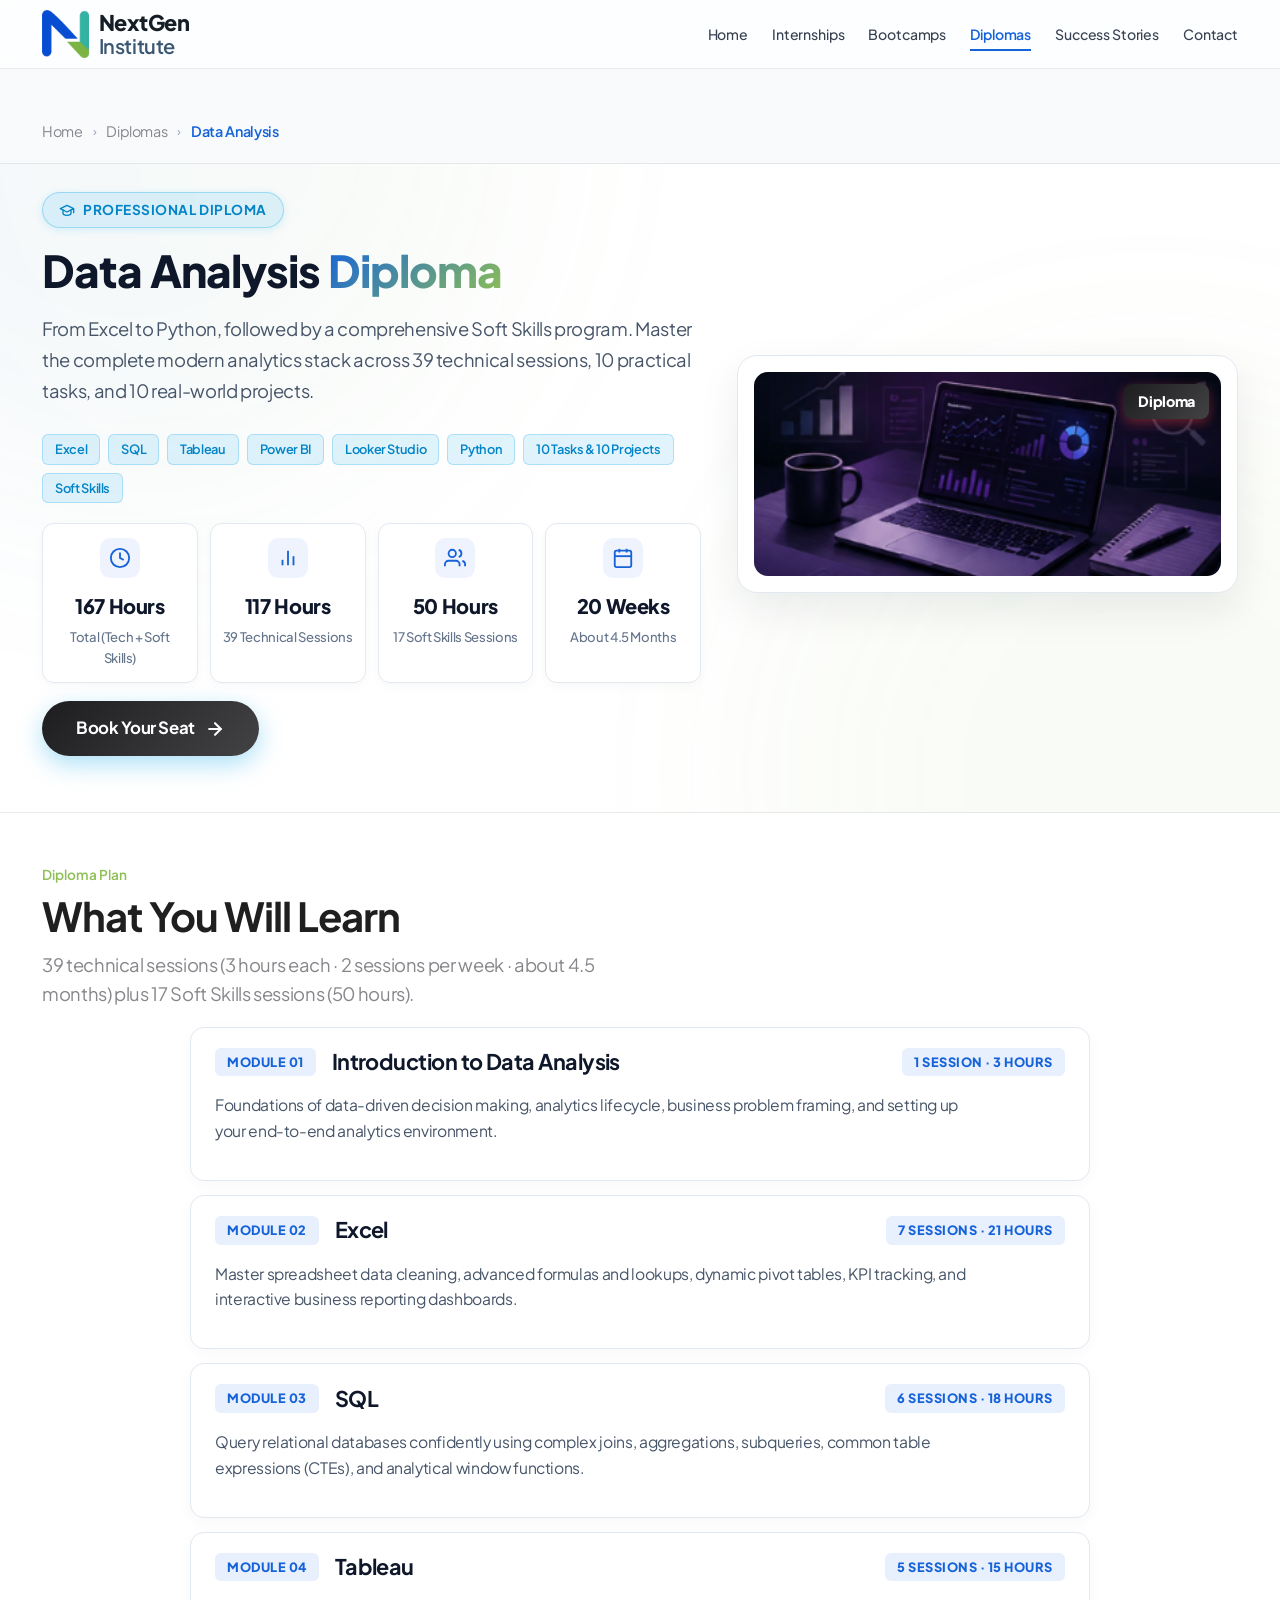
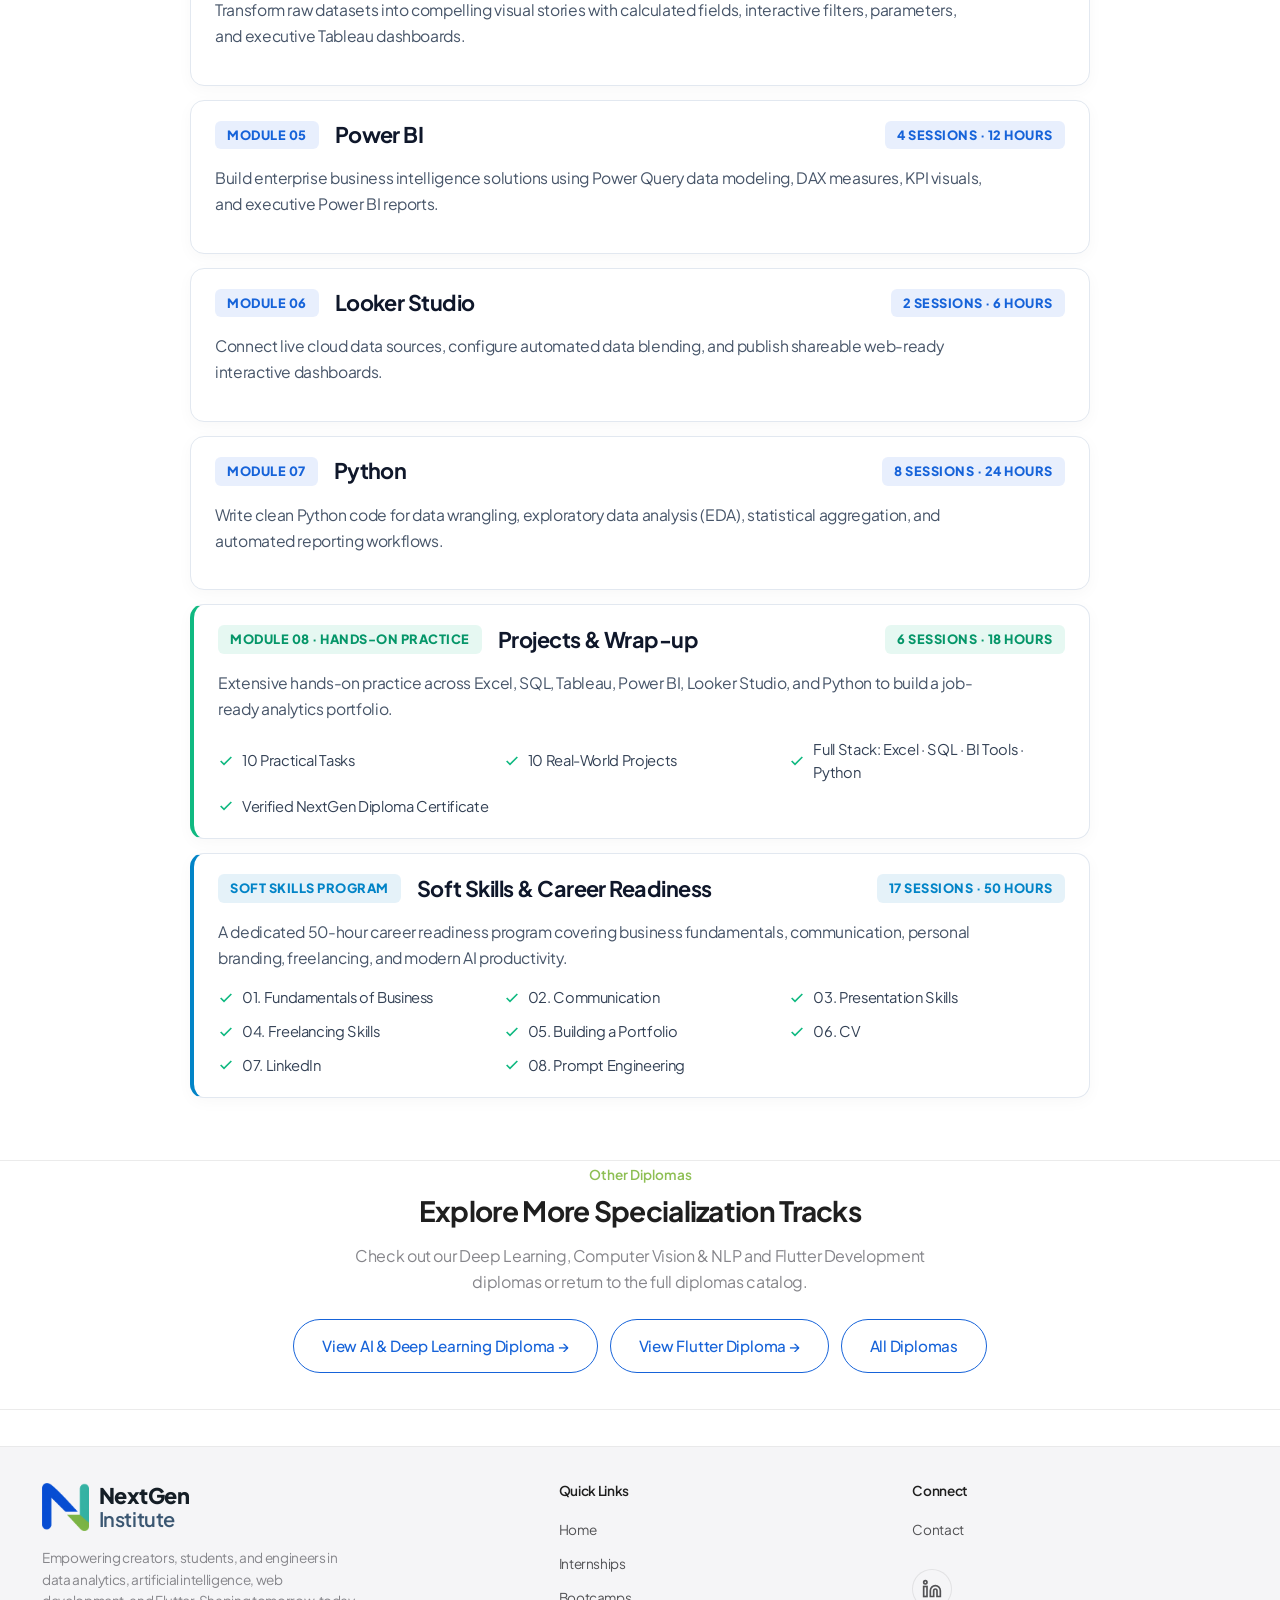
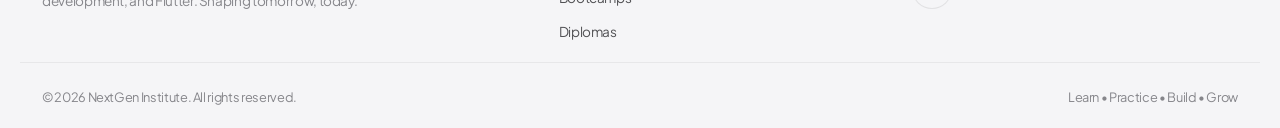
<file: diploma-data-analytics.html>
<!DOCTYPE html>
<html lang="en">
<head>
    <!-- Google tag (gtag.js) -->
    <script async src="https://www.googletagmanager.com/gtag/js?id=G-X8T3YRDZ85"></script>
    <script>
      window.dataLayer = window.dataLayer || [];
      function gtag(){dataLayer.push(arguments);}
      gtag('js', new Date());
      gtag('config', 'G-X8T3YRDZ85');
    </script>

    <meta charset="UTF-8">
    <meta name="viewport" content="width=device-width, initial-scale=1.0">
    <meta name="keywords" content="Data Analysis Diploma, Excel, SQL, Tableau, Power BI, Looker Studio, Python, Soft Skills, NextGen Institute, دبلومة تحليل البيانات">
    <meta name="author" content="NextGen Institute">
    <meta name="robots" content="index, follow">
    <link rel="canonical" href="https://nextgenhub.dev/diploma-data-analytics.html">
    <link rel="icon" type="image/png" href="assets/icon.png">
    <link rel="apple-touch-icon" href="assets/icon.png">

    <!-- Open Graph -->
    <meta property="og:type" content="website">
    <meta property="og:url" content="https://nextgenhub.dev/diploma-data-analytics.html">
    <meta property="og:title" content="Data Analysis Diploma | NextGen Institute">
    <meta property="og:description" content="From Excel to Python, followed by a Soft Skills program. 167 total hours across 39 technical sessions, 10 tasks, 10 projects, and 17 Soft Skills sessions.">
    <meta property="og:image" content="https://nextgenhub.dev/assets/diploma_data_analytics.png">
    <meta property="og:site_name" content="NextGen Institute">

    <title>Data Analysis Diploma | NextGen Institute</title>
    <meta name="description" content="From Excel to Python, followed by a Soft Skills program. 167 total hours across 39 technical sessions, 10 tasks, 10 projects, and 17 Soft Skills sessions.">
    <link rel="stylesheet" href="styles.css?v=112">
</head>
<body>
    <div class="scroll-progress" id="scrollProgress"></div>

    <!-- Navigation Header -->
    <header>
        <div class="container nav-wrapper">
            <a href="index.html" class="logo" id="logoLink">
                <img src="assets/icon.png" alt="NextGen Institute Logo" class="logo-img">
                <div class="logo-text-wrap">
                    <span class="logo-text-top">NextGen</span>
                    <span class="logo-text-bottom">Institute</span>
                </div>
            </a>
            <button class="nav-toggle" aria-label="Toggle Navigation" id="navToggleBtn">
                <span></span>
                <span></span>
                <span></span>
            </button>
            <ul class="nav-menu" id="navMenu">
                <li><a href="index.html" class="nav-link" id="navIndex" data-i18n="nav_home">Home</a></li>
                <li><a href="internships.html" class="nav-link" id="navInternships" data-i18n="nav_internships">Internships</a></li>
                <li><a href="bootcamps.html" class="nav-link" id="navBootcamps" data-i18n="nav_bootcamps">Bootcamps</a></li>
                <li><a href="diplomas.html" class="nav-link active" id="navDiplomas" data-i18n="nav_diplomas">Diplomas</a></li>
                <li><a href="index.html#success-stories" class="nav-link" id="navSuccessStories" data-i18n="nav_success_stories">Success Stories</a></li>
                <li><a href="contact.html" class="nav-link" id="navContact" data-i18n="nav_contact">Contact</a></li>
            </ul>
        </div>
    </header>

    <!-- Breadcrumb -->
    <div class="breadcrumb-wrap">
        <div class="container">
            <ul class="breadcrumb-list">
                <li><a href="index.html" data-i18n="nav_home">Home</a></li>
                <li class="breadcrumb-separator">›</li>
                <li><a href="diplomas.html" data-i18n="nav_diplomas">Diplomas</a></li>
                <li class="breadcrumb-separator">›</li>
                <li class="current">Data Analysis</li>
            </ul>
        </div>
    </div>

    <!-- Program Hero -->
    <section class="section-padding" style="padding: 12px 0 24px;">
        <div class="container">
            <div class="program-hero-grid">
                <div class="program-hero-content">
                    <div class="winter-badge">
                        <svg viewBox="0 0 24 24" fill="none" stroke="currentColor" stroke-width="2" stroke-linecap="round" stroke-linejoin="round">
                            <path d="M22 10v6M2 10l10-5 10 5-10 5z"/>
                            <path d="M6 12v5c0 2 2 3 6 3s6-1 6-3v-5"/>
                        </svg>
                        <span>Professional Diploma</span>
                    </div>
                    <h1>Data Analysis <span class="gradient-text">Diploma</span></h1>
                    <p class="program-lead-text">
                        From Excel to Python, followed by a comprehensive Soft Skills program. Master the complete modern analytics stack across 39 technical sessions, 10 practical tasks, and 10 real-world projects.
                    </p>

                    <!-- Key Skills Chips -->
                    <div class="bootcamp-curriculum-chips">
                        <span class="bootcamp-chip accent">Excel</span>
                        <span class="bootcamp-chip accent">SQL</span>
                        <span class="bootcamp-chip accent">Tableau</span>
                        <span class="bootcamp-chip accent">Power BI</span>
                        <span class="bootcamp-chip accent">Looker Studio</span>
                        <span class="bootcamp-chip accent">Python</span>
                        <span class="bootcamp-chip accent">10 Tasks &amp; 10 Projects</span>
                        <span class="bootcamp-chip accent">Soft Skills</span>
                    </div>

                    <!-- Highlights Grid -->
                    <div class="program-highlights-grid">
                        <div class="highlight-box">
                            <div class="highlight-box-icon">
                                <svg viewBox="0 0 24 24" fill="none" stroke="currentColor" stroke-width="2"><circle cx="12" cy="12" r="10"/><polyline points="12 6 12 12 16 14"/></svg>
                            </div>
                            <div class="highlight-box-value">167 Hours</div>
                            <div class="highlight-box-label">Total (Tech + Soft Skills)</div>
                        </div>
                        <div class="highlight-box">
                            <div class="highlight-box-icon">
                                <svg viewBox="0 0 24 24" fill="none" stroke="currentColor" stroke-width="2"><line x1="18" y1="20" x2="18" y2="10"/><line x1="12" y1="20" x2="12" y2="4"/><line x1="6" y1="20" x2="6" y2="14"/></svg>
                            </div>
                            <div class="highlight-box-value">117 Hours</div>
                            <div class="highlight-box-label">39 Technical Sessions</div>
                        </div>
                        <div class="highlight-box">
                            <div class="highlight-box-icon">
                                <svg viewBox="0 0 24 24" fill="none" stroke="currentColor" stroke-width="2"><path d="M17 21v-2a4 4 0 0 0-4-4H5a4 4 0 0 0-4 4v2"/><circle cx="9" cy="7" r="4"/><path d="M23 21v-2a4 4 0 0 0-3-3.87"/><path d="M16 3.13a4 4 0 0 1 0 7.75"/></svg>
                            </div>
                            <div class="highlight-box-value">50 Hours</div>
                            <div class="highlight-box-label">17 Soft Skills Sessions</div>
                        </div>
                        <div class="highlight-box">
                            <div class="highlight-box-icon">
                                <svg viewBox="0 0 24 24" fill="none" stroke="currentColor" stroke-width="2"><rect x="3" y="4" width="18" height="18" rx="2" ry="2"/><line x1="16" y1="2" x2="16" y2="6"/><line x1="8" y1="2" x2="8" y2="6"/><line x1="3" y1="10" x2="21" y2="10"/></svg>
                            </div>
                            <div class="highlight-box-value">20 Weeks</div>
                            <div class="highlight-box-label">About 4.5 Months</div>
                        </div>
                    </div>

                    <!-- Direct Action Button -->
                    <div style="display: flex; gap: 16px; flex-wrap: wrap; margin-top: 10px;">
                        <a href="https://forms.gle/RWGRFr1p2yBoPFVL6" target="_blank" rel="noopener noreferrer" class="btn-book-seat" id="bookSeatDiplomaDA">
                            <span>Book Your Seat</span>
                            <svg viewBox="0 0 24 24" fill="none" stroke="currentColor" stroke-width="2.5" stroke-linecap="round" stroke-linejoin="round"><line x1="5" y1="12" x2="19" y2="12"/><polyline points="12 5 19 12 12 19"/></svg>
                        </a>
                    </div>
                </div>

                <!-- Preview Card -->
                <div class="poster-preview-card">
                    <span class="poster-preview-badge" style="background: var(--gradient-primary);">Diploma</span>
                    <img src="assets/diploma_data_analytics.png?v=112" alt="Data Analysis Diploma - NextGen Institute" class="poster-preview-img">
                </div>
            </div>
        </div>
    </section>

    <!-- Curriculum Breakdown Section -->
    <section class="section-padding" style="padding: 48px 0; background: var(--bg-primary);">
        <div class="container">
            <div class="section-title-wrap text-center">
                <span class="section-tag">Diploma Plan</span>
                <h2 class="section-title">What You Will Learn</h2>
                <p class="section-subtitle">39 technical sessions (3 hours each · 2 sessions per week · about 4.5 months) plus 17 Soft Skills sessions (50 hours).</p>
            </div>

            <div style="max-width: 900px; margin: 0 auto;">
                <!-- Module 01: Introduction -->
                <div class="curriculum-module-card">
                    <div class="module-header">
                        <span class="module-number-pill">Module 01</span>
                        <h3 class="module-title">Introduction to Data Analysis</h3>
                        <span class="module-number-pill">1 Session · 3 Hours</span>
                    </div>
                    <p class="module-desc">
                        Foundations of data-driven decision making, analytics lifecycle, business problem framing, and setting up your end-to-end analytics environment.
                    </p>
                </div>

                <!-- Module 02: Excel -->
                <div class="curriculum-module-card">
                    <div class="module-header">
                        <span class="module-number-pill">Module 02</span>
                        <h3 class="module-title">Excel</h3>
                        <span class="module-number-pill">7 Sessions · 21 Hours</span>
                    </div>
                    <p class="module-desc">
                        Master spreadsheet data cleaning, advanced formulas and lookups, dynamic pivot tables, KPI tracking, and interactive business reporting dashboards.
                    </p>
                </div>

                <!-- Module 03: SQL -->
                <div class="curriculum-module-card">
                    <div class="module-header">
                        <span class="module-number-pill">Module 03</span>
                        <h3 class="module-title">SQL</h3>
                        <span class="module-number-pill">6 Sessions · 18 Hours</span>
                    </div>
                    <p class="module-desc">
                        Query relational databases confidently using complex joins, aggregations, subqueries, common table expressions (CTEs), and analytical window functions.
                    </p>
                </div>

                <!-- Module 04: Tableau -->
                <div class="curriculum-module-card">
                    <div class="module-header">
                        <span class="module-number-pill">Module 04</span>
                        <h3 class="module-title">Tableau</h3>
                        <span class="module-number-pill">5 Sessions · 15 Hours</span>
                    </div>
                    <p class="module-desc">
                        Transform raw datasets into compelling visual stories with calculated fields, interactive filters, parameters, and executive Tableau dashboards.
                    </p>
                </div>

                <!-- Module 05: Power BI -->
                <div class="curriculum-module-card">
                    <div class="module-header">
                        <span class="module-number-pill">Module 05</span>
                        <h3 class="module-title">Power BI</h3>
                        <span class="module-number-pill">4 Sessions · 12 Hours</span>
                    </div>
                    <p class="module-desc">
                        Build enterprise business intelligence solutions using Power Query data modeling, DAX measures, KPI visuals, and executive Power BI reports.
                    </p>
                </div>

                <!-- Module 06: Looker Studio -->
                <div class="curriculum-module-card">
                    <div class="module-header">
                        <span class="module-number-pill">Module 06</span>
                        <h3 class="module-title">Looker Studio</h3>
                        <span class="module-number-pill">2 Sessions · 6 Hours</span>
                    </div>
                    <p class="module-desc">
                        Connect live cloud data sources, configure automated data blending, and publish shareable web-ready interactive dashboards.
                    </p>
                </div>

                <!-- Module 07: Python -->
                <div class="curriculum-module-card">
                    <div class="module-header">
                        <span class="module-number-pill">Module 07</span>
                        <h3 class="module-title">Python</h3>
                        <span class="module-number-pill">8 Sessions · 24 Hours</span>
                    </div>
                    <p class="module-desc">
                        Write clean Python code for data wrangling, exploratory data analysis (EDA), statistical aggregation, and automated reporting workflows.
                    </p>
                </div>

                <!-- Module 08: Projects & Wrap-up -->
                <div class="curriculum-module-card" style="border-left: 4px solid #10b981;">
                    <div class="module-header">
                        <span class="module-number-pill" style="background: rgba(16, 185, 129, 0.1); color: #059669;">Module 08 · Hands-on Practice</span>
                        <h3 class="module-title">Projects &amp; Wrap-up</h3>
                        <span class="module-number-pill" style="background: rgba(16, 185, 129, 0.1); color: #059669;">6 Sessions · 18 Hours</span>
                    </div>
                    <p class="module-desc">
                        Extensive hands-on practice across Excel, SQL, Tableau, Power BI, Looker Studio, and Python to build a job-ready analytics portfolio.
                    </p>
                    <ul class="module-topics-list">
                        <li><svg viewBox="0 0 24 24" fill="none" stroke="currentColor" stroke-width="2.5"><polyline points="20 6 9 17 4 12"/></svg><span>10 Practical Tasks</span></li>
                        <li><svg viewBox="0 0 24 24" fill="none" stroke="currentColor" stroke-width="2.5"><polyline points="20 6 9 17 4 12"/></svg><span>10 Real-World Projects</span></li>
                        <li><svg viewBox="0 0 24 24" fill="none" stroke="currentColor" stroke-width="2.5"><polyline points="20 6 9 17 4 12"/></svg><span>Full Stack: Excel · SQL · BI Tools · Python</span></li>
                        <li><svg viewBox="0 0 24 24" fill="none" stroke="currentColor" stroke-width="2.5"><polyline points="20 6 9 17 4 12"/></svg><span>Verified NextGen Diploma Certificate</span></li>
                    </ul>
                </div>

                <!-- Soft Skills Program -->
                <div class="curriculum-module-card" style="border-left: 4px solid #0284c7;">
                    <div class="module-header">
                        <span class="module-number-pill" style="background: rgba(2, 132, 199, 0.1); color: #0284c7;">Soft Skills Program</span>
                        <h3 class="module-title">Soft Skills &amp; Career Readiness</h3>
                        <span class="module-number-pill" style="background: rgba(2, 132, 199, 0.1); color: #0284c7;">17 Sessions · 50 Hours</span>
                    </div>
                    <p class="module-desc">
                        A dedicated 50-hour career readiness program covering business fundamentals, communication, personal branding, freelancing, and modern AI productivity.
                    </p>
                    <ul class="module-topics-list">
                        <li><svg viewBox="0 0 24 24" fill="none" stroke="currentColor" stroke-width="2.5"><polyline points="20 6 9 17 4 12"/></svg><span>01. Fundamentals of Business</span></li>
                        <li><svg viewBox="0 0 24 24" fill="none" stroke="currentColor" stroke-width="2.5"><polyline points="20 6 9 17 4 12"/></svg><span>02. Communication</span></li>
                        <li><svg viewBox="0 0 24 24" fill="none" stroke="currentColor" stroke-width="2.5"><polyline points="20 6 9 17 4 12"/></svg><span>03. Presentation Skills</span></li>
                        <li><svg viewBox="0 0 24 24" fill="none" stroke="currentColor" stroke-width="2.5"><polyline points="20 6 9 17 4 12"/></svg><span>04. Freelancing Skills</span></li>
                        <li><svg viewBox="0 0 24 24" fill="none" stroke="currentColor" stroke-width="2.5"><polyline points="20 6 9 17 4 12"/></svg><span>05. Building a Portfolio</span></li>
                        <li><svg viewBox="0 0 24 24" fill="none" stroke="currentColor" stroke-width="2.5"><polyline points="20 6 9 17 4 12"/></svg><span>06. CV</span></li>
                        <li><svg viewBox="0 0 24 24" fill="none" stroke="currentColor" stroke-width="2.5"><polyline points="20 6 9 17 4 12"/></svg><span>07. LinkedIn</span></li>
                        <li><svg viewBox="0 0 24 24" fill="none" stroke="currentColor" stroke-width="2.5"><polyline points="20 6 9 17 4 12"/></svg><span>08. Prompt Engineering</span></li>
                    </ul>
                </div>
            </div>
        </div>
    </section>

    <!-- Also Explore Other Diplomas -->
    <section class="section-padding" style="padding: 0 0 36px 0;">
        <div class="container text-center">
            <span class="section-tag">Other Diplomas</span>
            <h3 style="font-size: 1.75rem; margin-bottom: 16px;">Explore More Specialization Tracks</h3>
            <p style="color: var(--text-muted); max-width: 600px; margin: 0 auto 24px;">
                Check out our Deep Learning, Computer Vision &amp; NLP and Flutter Development diplomas or return to the full diplomas catalog.
            </p>
            <div style="display: flex; gap: 12px; justify-content: center; flex-wrap: wrap;">
                <a href="diploma-ai-ml.html" class="btn btn-secondary">View AI &amp; Deep Learning Diploma →</a>
                <a href="diploma-flutter.html" class="btn btn-secondary">View Flutter Diploma →</a>
                <a href="diplomas.html" class="btn btn-secondary">All Diplomas</a>
            </div>
        </div>
    </section>

    <!-- Footer -->
    <footer>
        <div class="container footer-grid">
            <div class="footer-brand">
                <a href="index.html" class="logo" style="margin-bottom: 16px;">
                    <img src="assets/icon.png" alt="NextGen Institute Logo" class="logo-img">
                    <div class="logo-text-wrap">
                        <span class="logo-text-top">NextGen</span>
                        <span class="logo-text-bottom">Institute</span>
                    </div>
                </a>
                <p data-i18n="footer_desc">Empowering creators, students, and engineers in data analytics and artificial intelligence. Shaping tomorrow, today.</p>
            </div>
            <div class="footer-nav">
                <h4 class="footer-nav-title" data-i18n="footer_links_title">Quick Links</h4>
                <a href="index.html" data-i18n="nav_home">Home</a>
                <a href="internships.html" data-i18n="nav_internships">Internship Listings</a>
                <a href="bootcamps.html" data-i18n="nav_bootcamps">Winter Bootcamps</a>
                <a href="diplomas.html" data-i18n="nav_diplomas">Professional Diplomas</a>
            </div>
            <div class="footer-nav">
                <h4 class="footer-nav-title" data-i18n="footer_connect_title">Connect</h4>
                <a href="contact.html" data-i18n="nav_contact">Contact Support</a>
                <div class="social-links" style="margin-top: 16px;">
                    <a href="https://www.linkedin.com/company/nextgen-institute-eg/" class="social-icon" aria-label="LinkedIn" target="_blank">
                        <svg viewBox="0 0 24 24" fill="none" stroke="currentColor" stroke-width="2"><path d="M16 8a6 6 0 0 1 6 6v7h-4v-7a2 2 0 0 0-2-2 2 2 0 0 0-2 2v7h-4v-7a6 6 0 0 1 6-6z"/><rect x="2" y="9" width="4" height="12"/><circle cx="4" cy="4" r="2"/></svg>
                    </a>
                </div>
            </div>
        </div>
        <div class="container footer-bottom">
            <p data-i18n="footer_copyright">&copy; 2026 NextGen Institute. All rights reserved.</p>
            <p data-i18n="footer_design">Learn • Practice • Build • Grow</p>
        </div>
    </footer>

    <script src="main.js?v=112"></script>
    <script src="lang.js?v=112"></script>
    <button class="back-to-top" id="backToTop" aria-label="Back to Top">↑</button>
</body>
</html>
</file>
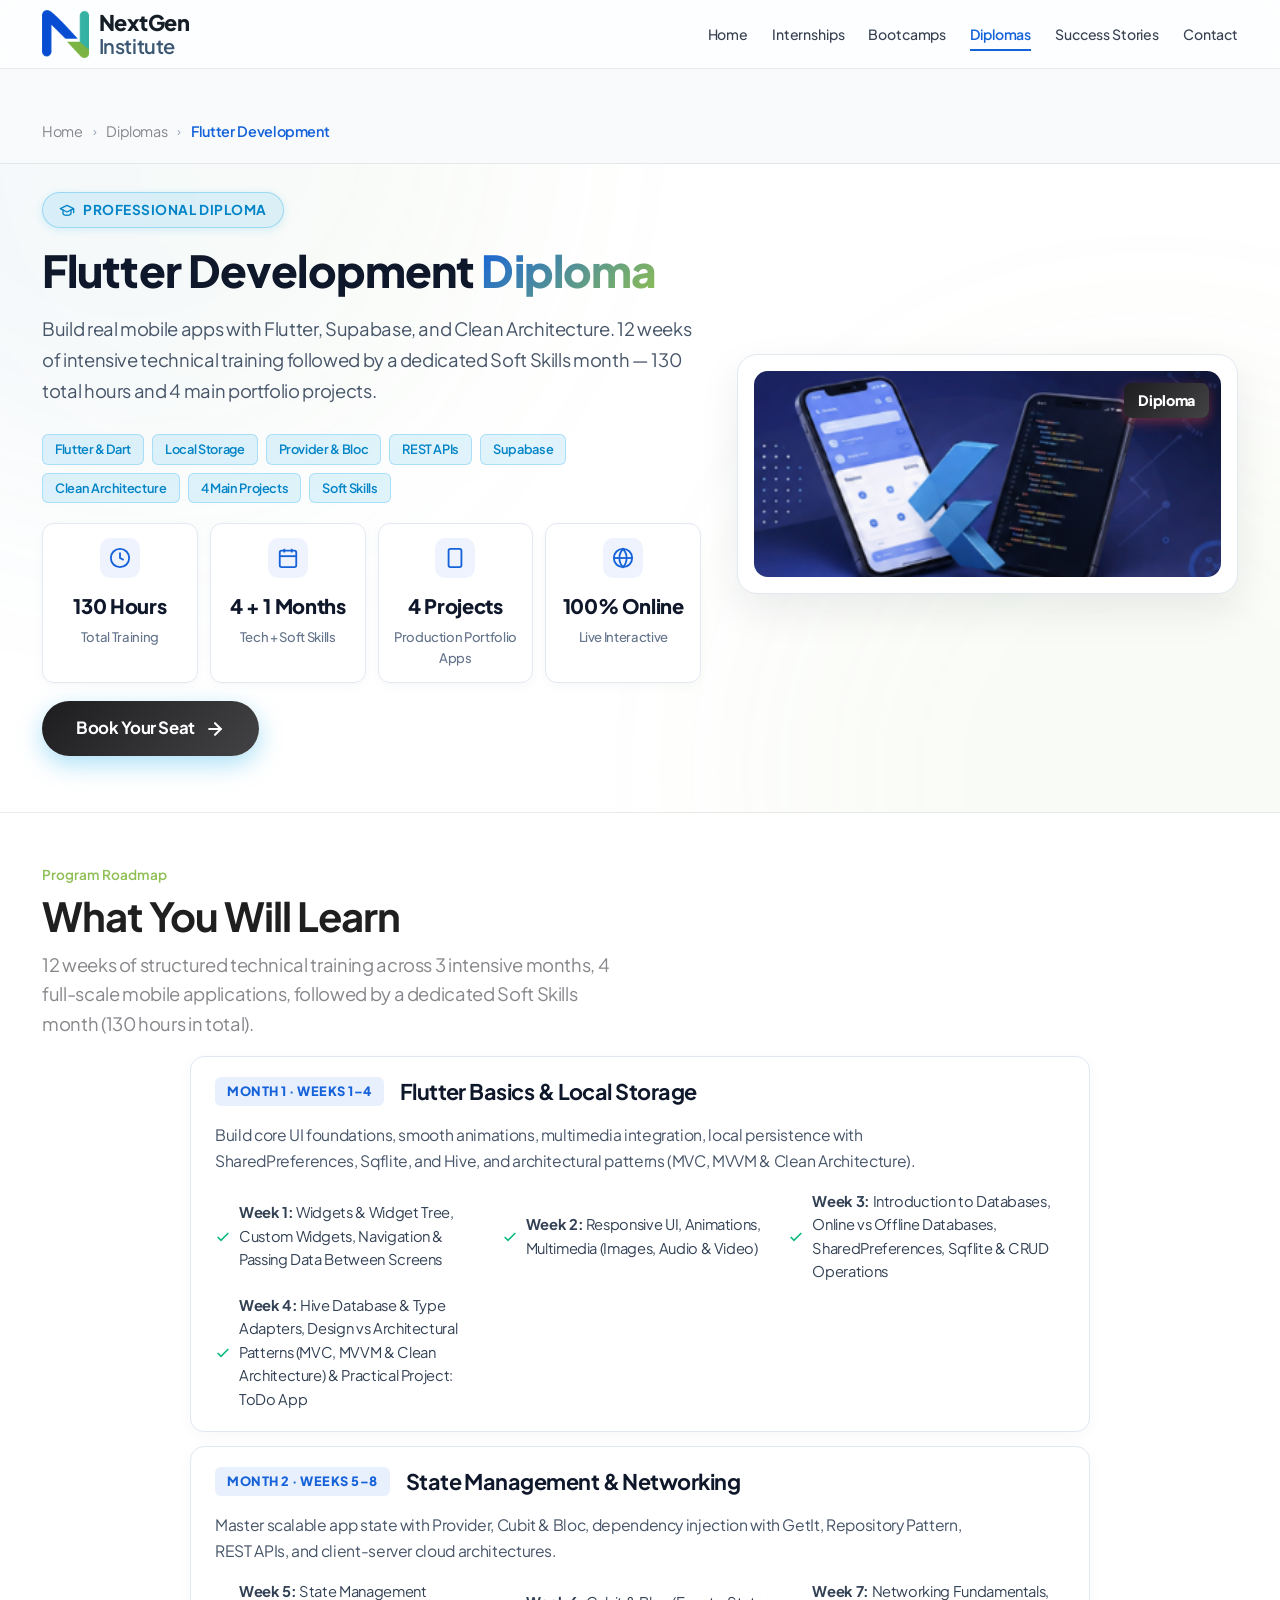
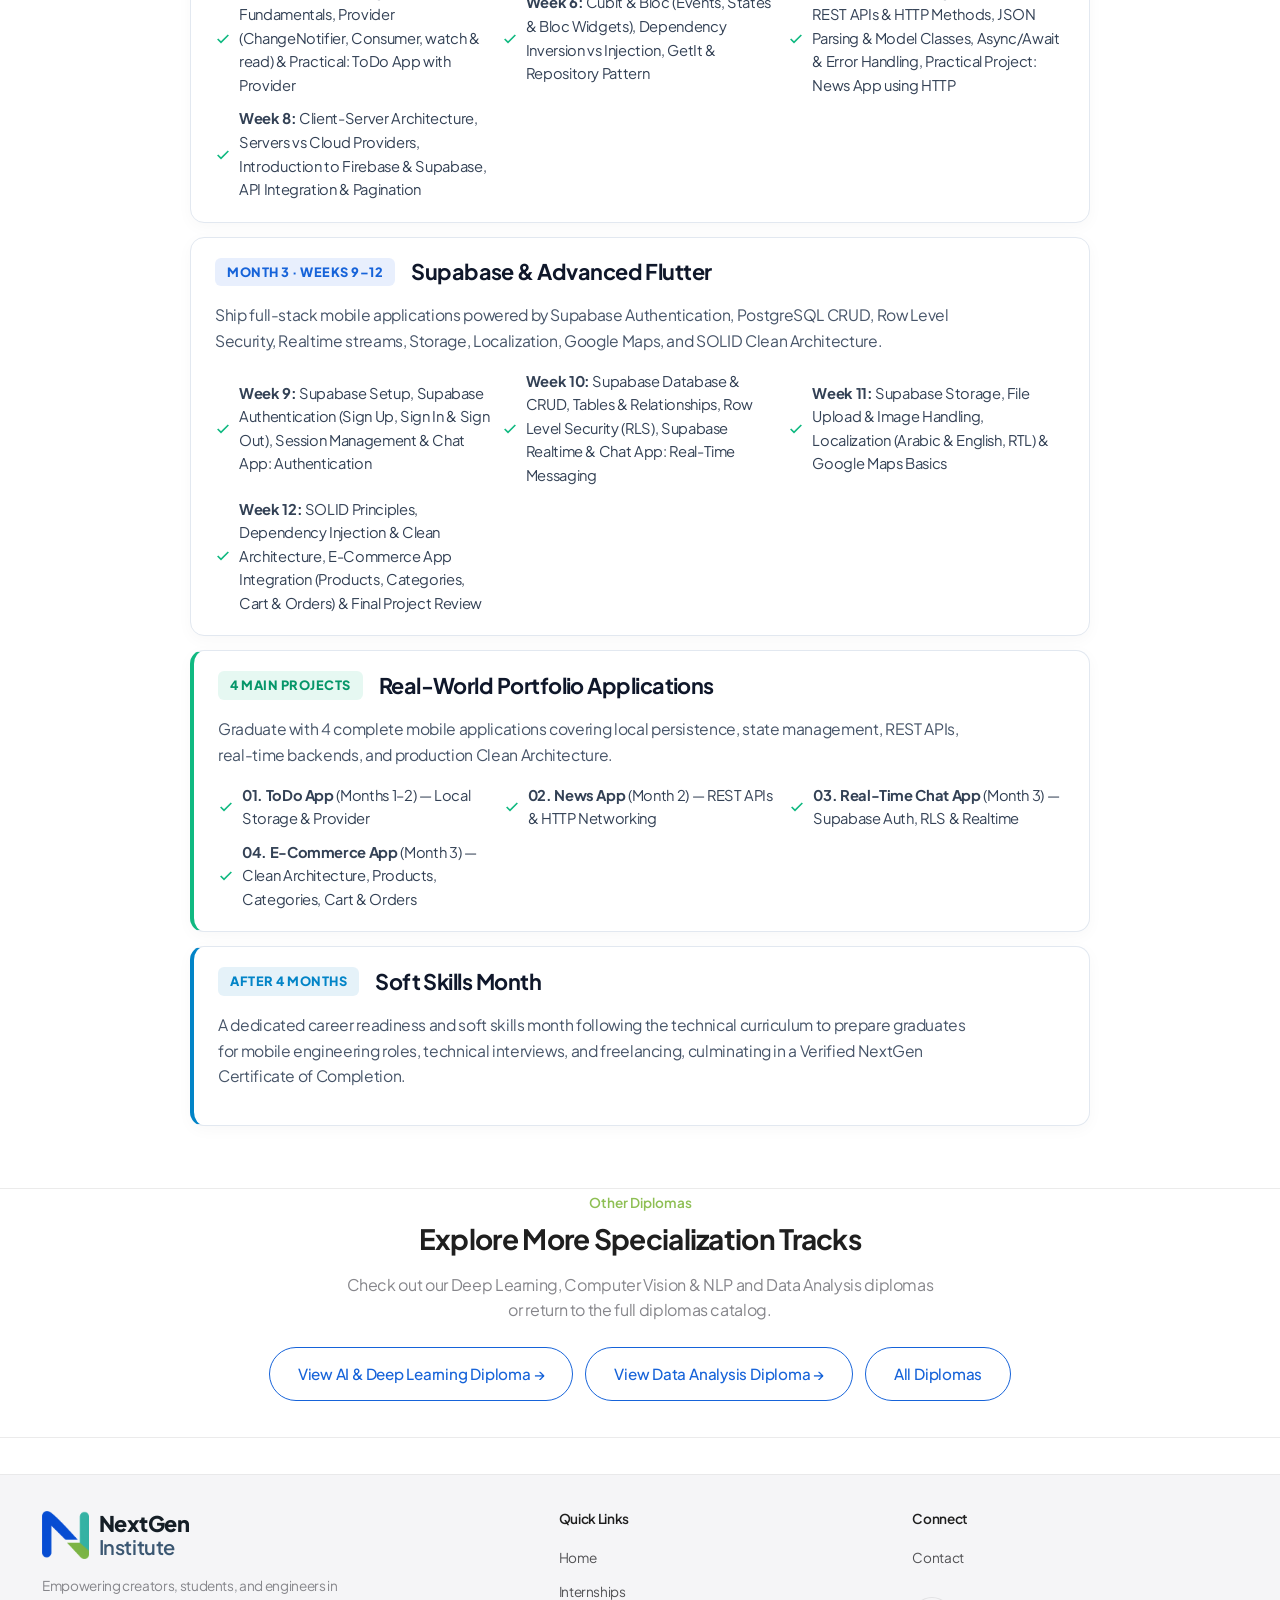
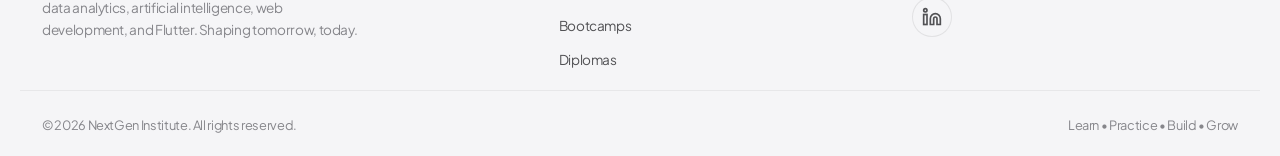
<file: diploma-flutter.html>
<!DOCTYPE html>
<html lang="en">
<head>
    <!-- Google tag (gtag.js) -->
    <script async src="https://www.googletagmanager.com/gtag/js?id=G-X8T3YRDZ85"></script>
    <script>
      window.dataLayer = window.dataLayer || [];
      function gtag(){dataLayer.push(arguments);}
      gtag('js', new Date());
      gtag('config', 'G-X8T3YRDZ85');
    </script>

    <meta charset="UTF-8">
    <meta name="viewport" content="width=device-width, initial-scale=1.0">
    <meta name="keywords" content="Flutter Development Diploma, Dart, Supabase, Clean Architecture, Bloc, Provider, Mobile App Development, NextGen Institute, دبلومة فلاتر">
    <meta name="author" content="NextGen Institute">
    <meta name="robots" content="index, follow">
    <link rel="canonical" href="https://nextgenhub.dev/diploma-flutter.html">
    <link rel="icon" type="image/png" href="assets/icon.png">
    <link rel="apple-touch-icon" href="assets/icon.png">

    <!-- Open Graph -->
    <meta property="og:type" content="website">
    <meta property="og:url" content="https://nextgenhub.dev/diploma-flutter.html">
    <meta property="og:title" content="Flutter Development Diploma | NextGen Institute">
    <meta property="og:description" content="Build real mobile apps with Flutter, Supabase, and Clean Architecture. 4 Months + 1 Month Soft Skills, 130 total hours, and 4 main portfolio projects.">
    <meta property="og:image" content="https://nextgenhub.dev/assets/diploma_flutter.png">
    <meta property="og:site_name" content="NextGen Institute">

    <title>Flutter Development Diploma | NextGen Institute</title>
    <meta name="description" content="Build real mobile apps with Flutter, Supabase, and Clean Architecture. 4 Months + 1 Month Soft Skills, 130 total hours, and 4 main portfolio projects.">
    <link rel="stylesheet" href="styles.css?v=112">
</head>
<body>
    <div class="scroll-progress" id="scrollProgress"></div>

    <!-- Navigation Header -->
    <header>
        <div class="container nav-wrapper">
            <a href="index.html" class="logo" id="logoLink">
                <img src="assets/icon.png" alt="NextGen Institute Logo" class="logo-img">
                <div class="logo-text-wrap">
                    <span class="logo-text-top">NextGen</span>
                    <span class="logo-text-bottom">Institute</span>
                </div>
            </a>
            <button class="nav-toggle" aria-label="Toggle Navigation" id="navToggleBtn">
                <span></span>
                <span></span>
                <span></span>
            </button>
            <ul class="nav-menu" id="navMenu">
                <li><a href="index.html" class="nav-link" id="navIndex" data-i18n="nav_home">Home</a></li>
                <li><a href="internships.html" class="nav-link" id="navInternships" data-i18n="nav_internships">Internships</a></li>
                <li><a href="bootcamps.html" class="nav-link" id="navBootcamps" data-i18n="nav_bootcamps">Bootcamps</a></li>
                <li><a href="diplomas.html" class="nav-link active" id="navDiplomas" data-i18n="nav_diplomas">Diplomas</a></li>
                <li><a href="index.html#success-stories" class="nav-link" id="navSuccessStories" data-i18n="nav_success_stories">Success Stories</a></li>
                <li><a href="contact.html" class="nav-link" id="navContact" data-i18n="nav_contact">Contact</a></li>
            </ul>
        </div>
    </header>

    <!-- Breadcrumb -->
    <div class="breadcrumb-wrap">
        <div class="container">
            <ul class="breadcrumb-list">
                <li><a href="index.html" data-i18n="nav_home">Home</a></li>
                <li class="breadcrumb-separator">›</li>
                <li><a href="diplomas.html" data-i18n="nav_diplomas">Diplomas</a></li>
                <li class="breadcrumb-separator">›</li>
                <li class="current">Flutter Development</li>
            </ul>
        </div>
    </div>

    <!-- Program Hero -->
    <section class="section-padding" style="padding: 12px 0 24px;">
        <div class="container">
            <div class="program-hero-grid">
                <div class="program-hero-content">
                    <div class="winter-badge">
                        <svg viewBox="0 0 24 24" fill="none" stroke="currentColor" stroke-width="2" stroke-linecap="round" stroke-linejoin="round">
                            <path d="M22 10v6M2 10l10-5 10 5-10 5z"/>
                            <path d="M6 12v5c0 2 2 3 6 3s6-1 6-3v-5"/>
                        </svg>
                        <span>Professional Diploma</span>
                    </div>
                    <h1>Flutter Development <span class="gradient-text">Diploma</span></h1>
                    <p class="program-lead-text">
                        Build real mobile apps with Flutter, Supabase, and Clean Architecture. 12 weeks of intensive technical training followed by a dedicated Soft Skills month — 130 total hours and 4 main portfolio projects.
                    </p>

                    <!-- Key Skills Chips -->
                    <div class="bootcamp-curriculum-chips">
                        <span class="bootcamp-chip accent">Flutter &amp; Dart</span>
                        <span class="bootcamp-chip accent">Local Storage</span>
                        <span class="bootcamp-chip accent">Provider &amp; Bloc</span>
                        <span class="bootcamp-chip accent">REST APIs</span>
                        <span class="bootcamp-chip accent">Supabase</span>
                        <span class="bootcamp-chip accent">Clean Architecture</span>
                        <span class="bootcamp-chip accent">4 Main Projects</span>
                        <span class="bootcamp-chip accent">Soft Skills</span>
                    </div>

                    <!-- Highlights Grid -->
                    <div class="program-highlights-grid">
                        <div class="highlight-box">
                            <div class="highlight-box-icon">
                                <svg viewBox="0 0 24 24" fill="none" stroke="currentColor" stroke-width="2"><circle cx="12" cy="12" r="10"/><polyline points="12 6 12 12 16 14"/></svg>
                            </div>
                            <div class="highlight-box-value">130 Hours</div>
                            <div class="highlight-box-label">Total Training</div>
                        </div>
                        <div class="highlight-box">
                            <div class="highlight-box-icon">
                                <svg viewBox="0 0 24 24" fill="none" stroke="currentColor" stroke-width="2"><rect x="3" y="4" width="18" height="18" rx="2" ry="2"/><line x1="16" y1="2" x2="16" y2="6"/><line x1="8" y1="2" x2="8" y2="6"/><line x1="3" y1="10" x2="21" y2="10"/></svg>
                            </div>
                            <div class="highlight-box-value">4 + 1 Months</div>
                            <div class="highlight-box-label">Tech + Soft Skills</div>
                        </div>
                        <div class="highlight-box">
                            <div class="highlight-box-icon">
                                <svg viewBox="0 0 24 24" fill="none" stroke="currentColor" stroke-width="2"><rect x="5" y="2" width="14" height="20" rx="2" ry="2"/><line x1="12" y1="18" x2="12.01" y2="18"/></svg>
                            </div>
                            <div class="highlight-box-value">4 Projects</div>
                            <div class="highlight-box-label">Production Portfolio Apps</div>
                        </div>
                        <div class="highlight-box">
                            <div class="highlight-box-icon">
                                <svg viewBox="0 0 24 24" fill="none" stroke="currentColor" stroke-width="2"><circle cx="12" cy="12" r="10"/><line x1="2" y1="12" x2="22" y2="12"/><path d="M12 2a15.3 15.3 0 0 1 4 10 15.3 15.3 0 0 1-4 10 15.3 15.3 0 0 1-4-10 15.3 15.3 0 0 1 4-10z"/></svg>
                            </div>
                            <div class="highlight-box-value">100% Online</div>
                            <div class="highlight-box-label">Live Interactive</div>
                        </div>
                    </div>

                    <!-- Direct Action Button -->
                    <div style="display: flex; gap: 16px; flex-wrap: wrap; margin-top: 10px;">
                        <a href="https://forms.gle/RWGRFr1p2yBoPFVL6" target="_blank" rel="noopener noreferrer" class="btn-book-seat" id="bookSeatDiplomaFlutter">
                            <span>Book Your Seat</span>
                            <svg viewBox="0 0 24 24" fill="none" stroke="currentColor" stroke-width="2.5" stroke-linecap="round" stroke-linejoin="round"><line x1="5" y1="12" x2="19" y2="12"/><polyline points="12 5 19 12 12 19"/></svg>
                        </a>
                    </div>
                </div>

                <!-- Preview Card -->
                <div class="poster-preview-card">
                    <span class="poster-preview-badge" style="background: var(--gradient-primary);">Diploma</span>
                    <img src="assets/diploma_flutter.png?v=112" alt="Flutter Development Diploma - NextGen Institute" class="poster-preview-img">
                </div>
            </div>
        </div>
    </section>

    <!-- Curriculum Breakdown Section -->
    <section class="section-padding" style="padding: 48px 0; background: var(--bg-primary);">
        <div class="container">
            <div class="section-title-wrap text-center">
                <span class="section-tag">Program Roadmap</span>
                <h2 class="section-title">What You Will Learn</h2>
                <p class="section-subtitle">12 weeks of structured technical training across 3 intensive months, 4 full-scale mobile applications, followed by a dedicated Soft Skills month (130 hours in total).</p>
            </div>

            <div style="max-width: 900px; margin: 0 auto;">
                <!-- Month 1 -->
                <div class="curriculum-module-card">
                    <div class="module-header">
                        <span class="module-number-pill">Month 1 · Weeks 1–4</span>
                        <h3 class="module-title">Flutter Basics &amp; Local Storage</h3>
                    </div>
                    <p class="module-desc">
                        Build core UI foundations, smooth animations, multimedia integration, local persistence with SharedPreferences, Sqflite, and Hive, and architectural patterns (MVC, MVVM &amp; Clean Architecture).
                    </p>
                    <ul class="module-topics-list">
                        <li><svg viewBox="0 0 24 24" fill="none" stroke="currentColor" stroke-width="2.5"><polyline points="20 6 9 17 4 12"/></svg><span><b>Week 1:</b> Widgets &amp; Widget Tree, Custom Widgets, Navigation &amp; Passing Data Between Screens</span></li>
                        <li><svg viewBox="0 0 24 24" fill="none" stroke="currentColor" stroke-width="2.5"><polyline points="20 6 9 17 4 12"/></svg><span><b>Week 2:</b> Responsive UI, Animations, Multimedia (Images, Audio &amp; Video)</span></li>
                        <li><svg viewBox="0 0 24 24" fill="none" stroke="currentColor" stroke-width="2.5"><polyline points="20 6 9 17 4 12"/></svg><span><b>Week 3:</b> Introduction to Databases, Online vs Offline Databases, SharedPreferences, Sqflite &amp; CRUD Operations</span></li>
                        <li><svg viewBox="0 0 24 24" fill="none" stroke="currentColor" stroke-width="2.5"><polyline points="20 6 9 17 4 12"/></svg><span><b>Week 4:</b> Hive Database &amp; Type Adapters, Design vs Architectural Patterns (MVC, MVVM &amp; Clean Architecture) &amp; Practical Project: ToDo App</span></li>
                    </ul>
                </div>

                <!-- Month 2 -->
                <div class="curriculum-module-card">
                    <div class="module-header">
                        <span class="module-number-pill">Month 2 · Weeks 5–8</span>
                        <h3 class="module-title">State Management &amp; Networking</h3>
                    </div>
                    <p class="module-desc">
                        Master scalable app state with Provider, Cubit &amp; Bloc, dependency injection with GetIt, Repository Pattern, REST APIs, and client-server cloud architectures.
                    </p>
                    <ul class="module-topics-list">
                        <li><svg viewBox="0 0 24 24" fill="none" stroke="currentColor" stroke-width="2.5"><polyline points="20 6 9 17 4 12"/></svg><span><b>Week 5:</b> State Management Fundamentals, Provider (ChangeNotifier, Consumer, watch &amp; read) &amp; Practical: ToDo App with Provider</span></li>
                        <li><svg viewBox="0 0 24 24" fill="none" stroke="currentColor" stroke-width="2.5"><polyline points="20 6 9 17 4 12"/></svg><span><b>Week 6:</b> Cubit &amp; Bloc (Events, States &amp; Bloc Widgets), Dependency Inversion vs Injection, GetIt &amp; Repository Pattern</span></li>
                        <li><svg viewBox="0 0 24 24" fill="none" stroke="currentColor" stroke-width="2.5"><polyline points="20 6 9 17 4 12"/></svg><span><b>Week 7:</b> Networking Fundamentals, REST APIs &amp; HTTP Methods, JSON Parsing &amp; Model Classes, Async/Await &amp; Error Handling, Practical Project: News App using HTTP</span></li>
                        <li><svg viewBox="0 0 24 24" fill="none" stroke="currentColor" stroke-width="2.5"><polyline points="20 6 9 17 4 12"/></svg><span><b>Week 8:</b> Client-Server Architecture, Servers vs Cloud Providers, Introduction to Firebase &amp; Supabase, API Integration &amp; Pagination</span></li>
                    </ul>
                </div>

                <!-- Month 3 -->
                <div class="curriculum-module-card">
                    <div class="module-header">
                        <span class="module-number-pill">Month 3 · Weeks 9–12</span>
                        <h3 class="module-title">Supabase &amp; Advanced Flutter</h3>
                    </div>
                    <p class="module-desc">
                        Ship full-stack mobile applications powered by Supabase Authentication, PostgreSQL CRUD, Row Level Security, Realtime streams, Storage, Localization, Google Maps, and SOLID Clean Architecture.
                    </p>
                    <ul class="module-topics-list">
                        <li><svg viewBox="0 0 24 24" fill="none" stroke="currentColor" stroke-width="2.5"><polyline points="20 6 9 17 4 12"/></svg><span><b>Week 9:</b> Supabase Setup, Supabase Authentication (Sign Up, Sign In &amp; Sign Out), Session Management &amp; Chat App: Authentication</span></li>
                        <li><svg viewBox="0 0 24 24" fill="none" stroke="currentColor" stroke-width="2.5"><polyline points="20 6 9 17 4 12"/></svg><span><b>Week 10:</b> Supabase Database &amp; CRUD, Tables &amp; Relationships, Row Level Security (RLS), Supabase Realtime &amp; Chat App: Real-Time Messaging</span></li>
                        <li><svg viewBox="0 0 24 24" fill="none" stroke="currentColor" stroke-width="2.5"><polyline points="20 6 9 17 4 12"/></svg><span><b>Week 11:</b> Supabase Storage, File Upload &amp; Image Handling, Localization (Arabic &amp; English, RTL) &amp; Google Maps Basics</span></li>
                        <li><svg viewBox="0 0 24 24" fill="none" stroke="currentColor" stroke-width="2.5"><polyline points="20 6 9 17 4 12"/></svg><span><b>Week 12:</b> SOLID Principles, Dependency Injection &amp; Clean Architecture, E-Commerce App Integration (Products, Categories, Cart &amp; Orders) &amp; Final Project Review</span></li>
                    </ul>
                </div>

                <!-- 4 Main Projects -->
                <div class="curriculum-module-card" style="border-left: 4px solid #10b981;">
                    <div class="module-header">
                        <span class="module-number-pill" style="background: rgba(16, 185, 129, 0.1); color: #059669;">4 Main Projects</span>
                        <h3 class="module-title">Real-World Portfolio Applications</h3>
                    </div>
                    <p class="module-desc">
                        Graduate with 4 complete mobile applications covering local persistence, state management, REST APIs, real-time backends, and production Clean Architecture.
                    </p>
                    <ul class="module-topics-list">
                        <li><svg viewBox="0 0 24 24" fill="none" stroke="currentColor" stroke-width="2.5"><polyline points="20 6 9 17 4 12"/></svg><span><b>01. ToDo App</b> (Months 1–2) — Local Storage &amp; Provider</span></li>
                        <li><svg viewBox="0 0 24 24" fill="none" stroke="currentColor" stroke-width="2.5"><polyline points="20 6 9 17 4 12"/></svg><span><b>02. News App</b> (Month 2) — REST APIs &amp; HTTP Networking</span></li>
                        <li><svg viewBox="0 0 24 24" fill="none" stroke="currentColor" stroke-width="2.5"><polyline points="20 6 9 17 4 12"/></svg><span><b>03. Real-Time Chat App</b> (Month 3) — Supabase Auth, RLS &amp; Realtime</span></li>
                        <li><svg viewBox="0 0 24 24" fill="none" stroke="currentColor" stroke-width="2.5"><polyline points="20 6 9 17 4 12"/></svg><span><b>04. E-Commerce App</b> (Month 3) — Clean Architecture, Products, Categories, Cart &amp; Orders</span></li>
                    </ul>
                </div>

                <!-- Soft Skills Month -->
                <div class="curriculum-module-card" style="border-left: 4px solid #0284c7;">
                    <div class="module-header">
                        <span class="module-number-pill" style="background: rgba(2, 132, 199, 0.1); color: #0284c7;">After 4 Months</span>
                        <h3 class="module-title">Soft Skills Month</h3>
                    </div>
                    <p class="module-desc">
                        A dedicated career readiness and soft skills month following the technical curriculum to prepare graduates for mobile engineering roles, technical interviews, and freelancing, culminating in a Verified NextGen Certificate of Completion.
                    </p>
                </div>
            </div>
        </div>
    </section>

    <!-- Also Explore Other Diplomas -->
    <section class="section-padding" style="padding: 0 0 36px 0;">
        <div class="container text-center">
            <span class="section-tag">Other Diplomas</span>
            <h3 style="font-size: 1.75rem; margin-bottom: 16px;">Explore More Specialization Tracks</h3>
            <p style="color: var(--text-muted); max-width: 600px; margin: 0 auto 24px;">
                Check out our Deep Learning, Computer Vision &amp; NLP and Data Analysis diplomas or return to the full diplomas catalog.
            </p>
            <div style="display: flex; gap: 12px; justify-content: center; flex-wrap: wrap;">
                <a href="diploma-ai-ml.html" class="btn btn-secondary">View AI &amp; Deep Learning Diploma →</a>
                <a href="diploma-data-analytics.html" class="btn btn-secondary">View Data Analysis Diploma →</a>
                <a href="diplomas.html" class="btn btn-secondary">All Diplomas</a>
            </div>
        </div>
    </section>

    <!-- Footer -->
    <footer>
        <div class="container footer-grid">
            <div class="footer-brand">
                <a href="index.html" class="logo" style="margin-bottom: 16px;">
                    <img src="assets/icon.png" alt="NextGen Institute Logo" class="logo-img">
                    <div class="logo-text-wrap">
                        <span class="logo-text-top">NextGen</span>
                        <span class="logo-text-bottom">Institute</span>
                    </div>
                </a>
                <p data-i18n="footer_desc">Empowering creators, students, and engineers in data analytics and artificial intelligence. Shaping tomorrow, today.</p>
            </div>
            <div class="footer-nav">
                <h4 class="footer-nav-title" data-i18n="footer_links_title">Quick Links</h4>
                <a href="index.html" data-i18n="nav_home">Home</a>
                <a href="internships.html" data-i18n="nav_internships">Internship Listings</a>
                <a href="bootcamps.html" data-i18n="nav_bootcamps">Winter Bootcamps</a>
                <a href="diplomas.html" data-i18n="nav_diplomas">Professional Diplomas</a>
            </div>
            <div class="footer-nav">
                <h4 class="footer-nav-title" data-i18n="footer_connect_title">Connect</h4>
                <a href="contact.html" data-i18n="nav_contact">Contact Support</a>
                <div class="social-links" style="margin-top: 16px;">
                    <a href="https://www.linkedin.com/company/nextgen-institute-eg/" class="social-icon" aria-label="LinkedIn" target="_blank">
                        <svg viewBox="0 0 24 24" fill="none" stroke="currentColor" stroke-width="2"><path d="M16 8a6 6 0 0 1 6 6v7h-4v-7a2 2 0 0 0-2-2 2 2 0 0 0-2 2v7h-4v-7a6 6 0 0 1 6-6z"/><rect x="2" y="9" width="4" height="12"/><circle cx="4" cy="4" r="2"/></svg>
                    </a>
                </div>
            </div>
        </div>
        <div class="container footer-bottom">
            <p data-i18n="footer_copyright">&copy; 2026 NextGen Institute. All rights reserved.</p>
            <p data-i18n="footer_design">Learn • Practice • Build • Grow</p>
        </div>
    </footer>

    <script src="main.js?v=112"></script>
    <script src="lang.js?v=112"></script>
    <button class="back-to-top" id="backToTop" aria-label="Back to Top">↑</button>
</body>
</html>
</file>
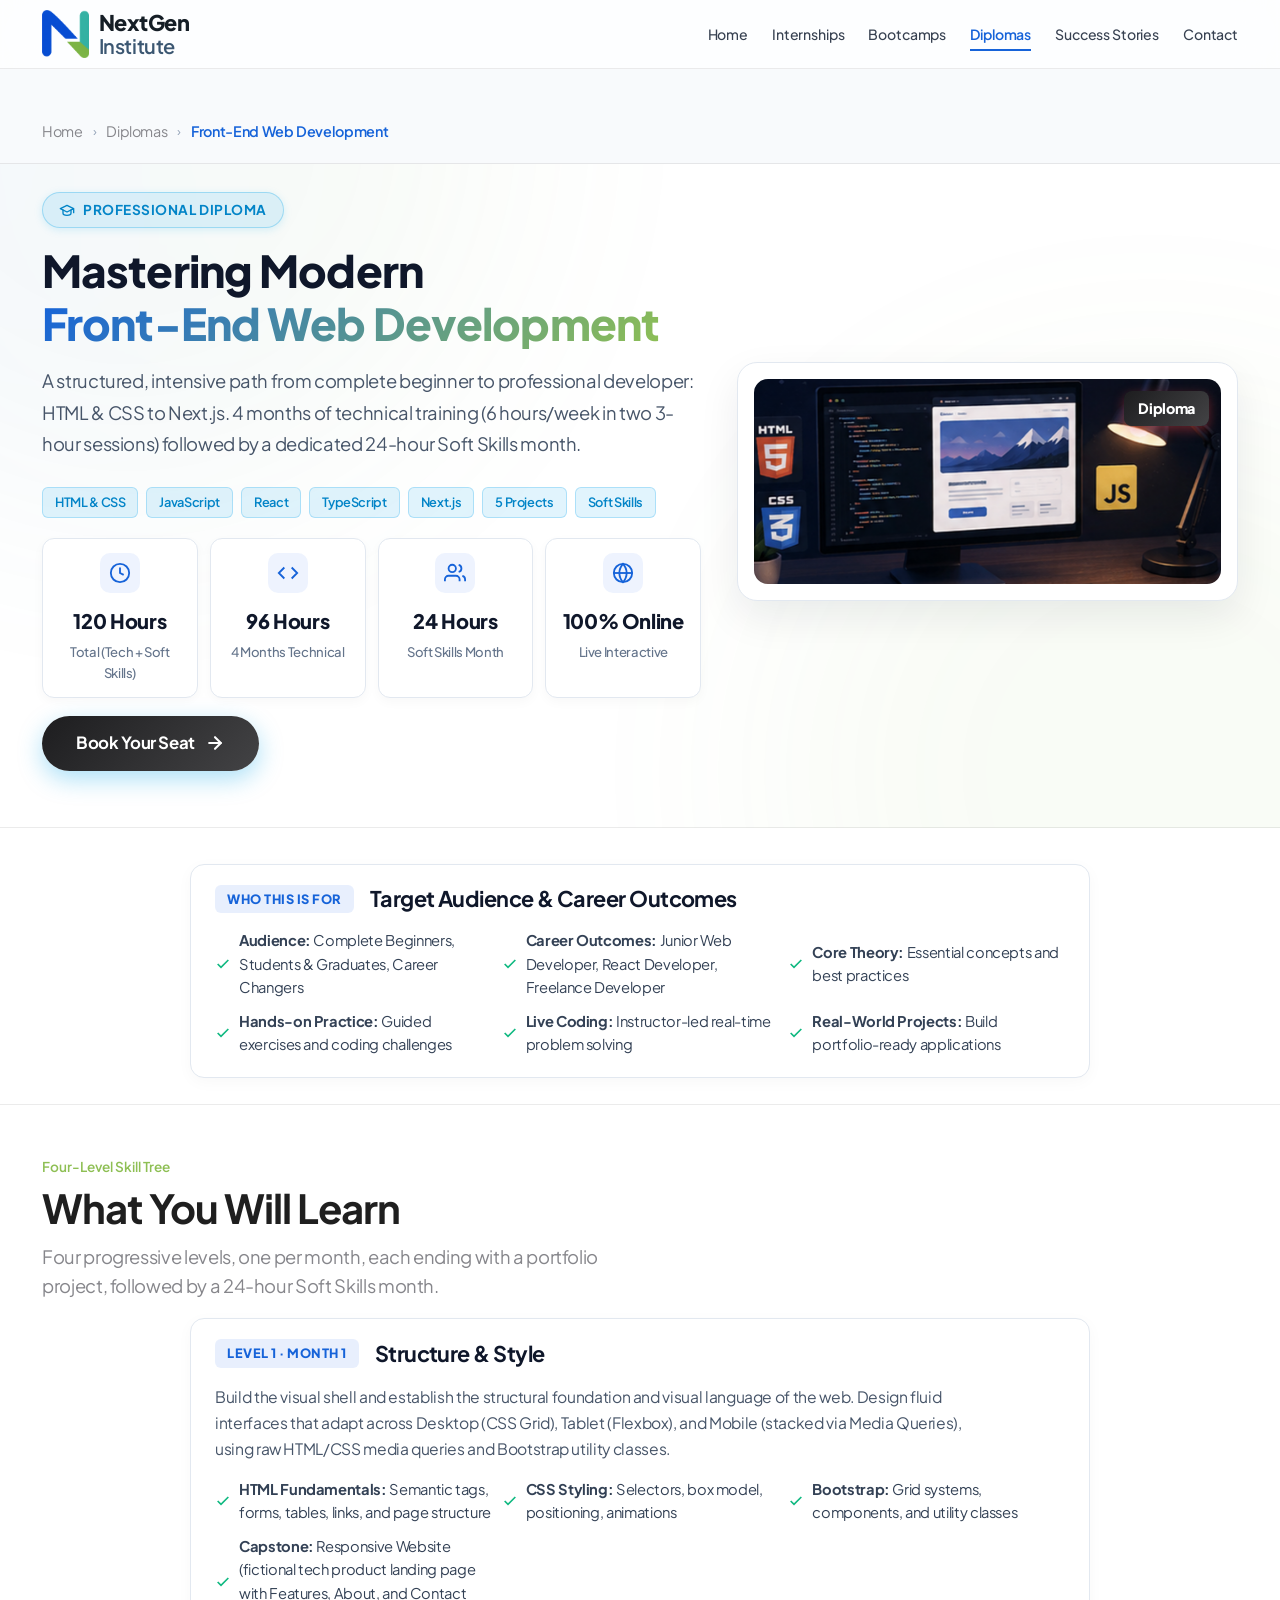
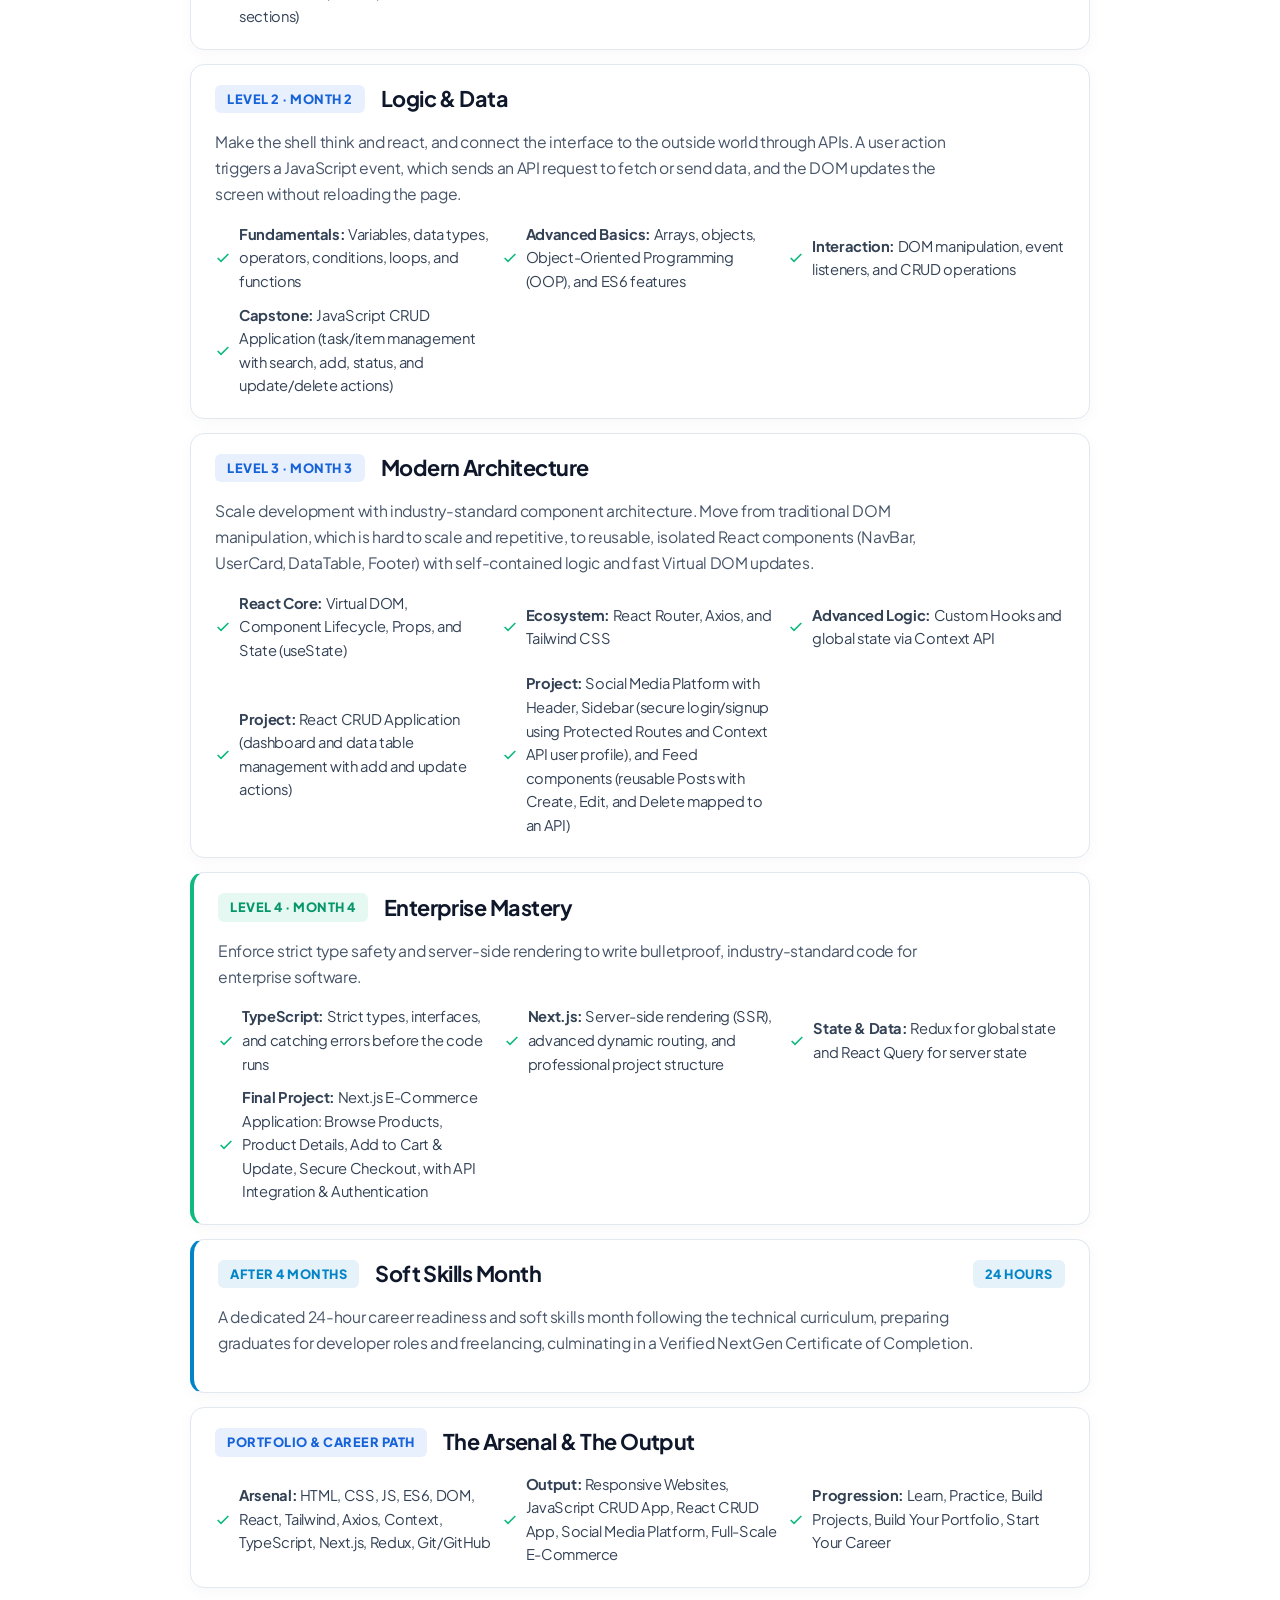
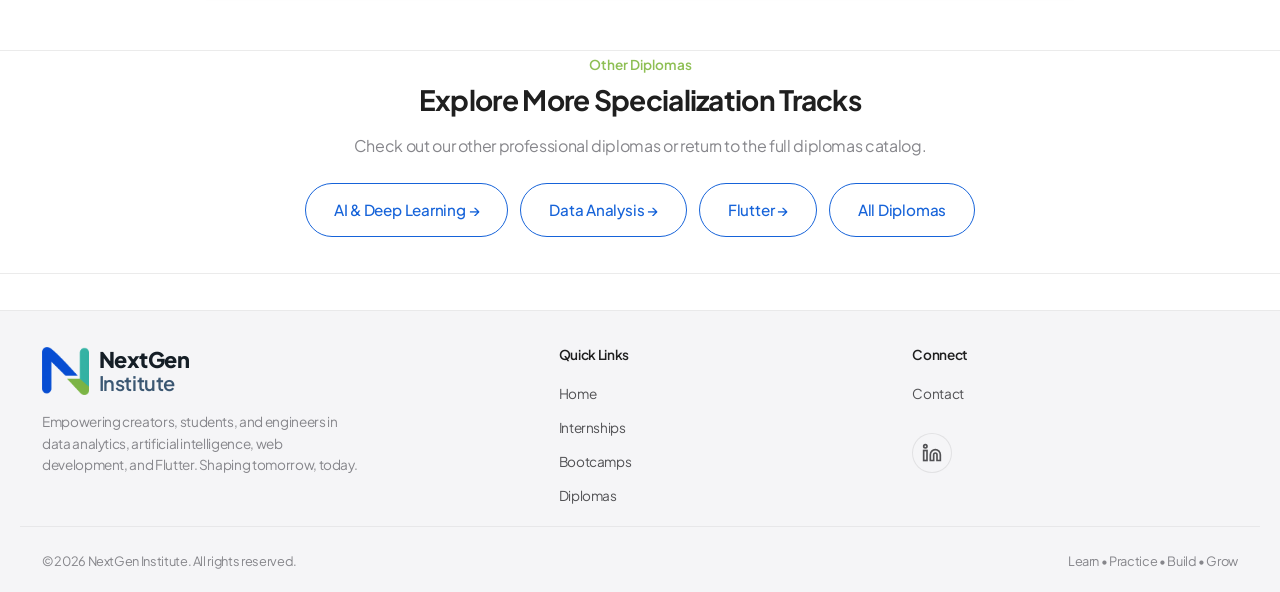
<file: diploma-frontend.html>
<!DOCTYPE html>
<html lang="en">
<head>
    <!-- Google tag (gtag.js) -->
    <script async src="https://www.googletagmanager.com/gtag/js?id=G-X8T3YRDZ85"></script>
    <script>
      window.dataLayer = window.dataLayer || [];
      function gtag(){dataLayer.push(arguments);}
      gtag('js', new Date());
      gtag('config', 'G-X8T3YRDZ85');
    </script>

    <meta charset="UTF-8">
    <meta name="viewport" content="width=device-width, initial-scale=1.0">
    <meta name="keywords" content="Front-End Development Diploma, HTML, CSS, JavaScript, React, TypeScript, Next.js, Redux, NextGen Institute, دبلومة فرونت اند">
    <meta name="author" content="NextGen Institute">
    <meta name="robots" content="index, follow">
    <link rel="canonical" href="https://nextgenhub.dev/diploma-frontend.html">
    <link rel="icon" type="image/png" href="assets/icon.png">
    <link rel="apple-touch-icon" href="assets/icon.png">

    <!-- Open Graph -->
    <meta property="og:type" content="website">
    <meta property="og:url" content="https://nextgenhub.dev/diploma-frontend.html">
    <meta property="og:title" content="Front-End Web Development Diploma | NextGen Institute">
    <meta property="og:description" content="From complete beginner to professional developer: HTML & CSS to Next.js. 96 technical hours over 4 months plus a 24-hour Soft Skills month.">
    <meta property="og:image" content="https://nextgenhub.dev/assets/diploma_frontend.png">
    <meta property="og:site_name" content="NextGen Institute">

    <title>Front-End Web Development Diploma | NextGen Institute</title>
    <meta name="description" content="From complete beginner to professional developer: HTML & CSS to Next.js. 96 technical hours over 4 months plus a 24-hour Soft Skills month.">
    <link rel="stylesheet" href="styles.css?v=113">
</head>
<body>
    <div class="scroll-progress" id="scrollProgress"></div>

    <!-- Navigation Header -->
    <header>
        <div class="container nav-wrapper">
            <a href="index.html" class="logo" id="logoLink">
                <img src="assets/icon.png" alt="NextGen Institute Logo" class="logo-img">
                <div class="logo-text-wrap">
                    <span class="logo-text-top">NextGen</span>
                    <span class="logo-text-bottom">Institute</span>
                </div>
            </a>
            <button class="nav-toggle" aria-label="Toggle Navigation" id="navToggleBtn">
                <span></span>
                <span></span>
                <span></span>
            </button>
            <ul class="nav-menu" id="navMenu">
                <li><a href="index.html" class="nav-link" id="navIndex" data-i18n="nav_home">Home</a></li>
                <li><a href="internships.html" class="nav-link" id="navInternships" data-i18n="nav_internships">Internships</a></li>
                <li><a href="bootcamps.html" class="nav-link" id="navBootcamps" data-i18n="nav_bootcamps">Bootcamps</a></li>
                <li><a href="diplomas.html" class="nav-link active" id="navDiplomas" data-i18n="nav_diplomas">Diplomas</a></li>
                <li><a href="index.html#success-stories" class="nav-link" id="navSuccessStories" data-i18n="nav_success_stories">Success Stories</a></li>
                <li><a href="contact.html" class="nav-link" id="navContact" data-i18n="nav_contact">Contact</a></li>
            </ul>
        </div>
    </header>

    <!-- Breadcrumb -->
    <div class="breadcrumb-wrap">
        <div class="container">
            <ul class="breadcrumb-list">
                <li><a href="index.html" data-i18n="nav_home">Home</a></li>
                <li class="breadcrumb-separator">›</li>
                <li><a href="diplomas.html" data-i18n="nav_diplomas">Diplomas</a></li>
                <li class="breadcrumb-separator">›</li>
                <li class="current">Front-End Web Development</li>
            </ul>
        </div>
    </div>

    <!-- Program Hero -->
    <section class="section-padding" style="padding: 12px 0 24px;">
        <div class="container">
            <div class="program-hero-grid">
                <div class="program-hero-content">
                    <div class="winter-badge">
                        <svg viewBox="0 0 24 24" fill="none" stroke="currentColor" stroke-width="2" stroke-linecap="round" stroke-linejoin="round">
                            <path d="M22 10v6M2 10l10-5 10 5-10 5z"/>
                            <path d="M6 12v5c0 2 2 3 6 3s6-1 6-3v-5"/>
                        </svg>
                        <span>Professional Diploma</span>
                    </div>
                    <h1>Mastering Modern <span class="gradient-text">Front-End Web Development</span></h1>
                    <p class="program-lead-text">
                        A structured, intensive path from complete beginner to professional developer: HTML &amp; CSS to Next.js. 4 months of technical training (6 hours/week in two 3-hour sessions) followed by a dedicated 24-hour Soft Skills month.
                    </p>

                    <!-- Key Skills Chips -->
                    <div class="bootcamp-curriculum-chips">
                        <span class="bootcamp-chip accent">HTML &amp; CSS</span>
                        <span class="bootcamp-chip accent">JavaScript</span>
                        <span class="bootcamp-chip accent">React</span>
                        <span class="bootcamp-chip accent">TypeScript</span>
                        <span class="bootcamp-chip accent">Next.js</span>
                        <span class="bootcamp-chip accent">5 Projects</span>
                        <span class="bootcamp-chip accent">Soft Skills</span>
                    </div>

                    <!-- Highlights Grid -->
                    <div class="program-highlights-grid">
                        <div class="highlight-box">
                            <div class="highlight-box-icon">
                                <svg viewBox="0 0 24 24" fill="none" stroke="currentColor" stroke-width="2"><circle cx="12" cy="12" r="10"/><polyline points="12 6 12 12 16 14"/></svg>
                            </div>
                            <div class="highlight-box-value">120 Hours</div>
                            <div class="highlight-box-label">Total (Tech + Soft Skills)</div>
                        </div>
                        <div class="highlight-box">
                            <div class="highlight-box-icon">
                                <svg viewBox="0 0 24 24" fill="none" stroke="currentColor" stroke-width="2"><polyline points="16 18 22 12 16 6"/><polyline points="8 6 2 12 8 18"/></svg>
                            </div>
                            <div class="highlight-box-value">96 Hours</div>
                            <div class="highlight-box-label">4 Months Technical</div>
                        </div>
                        <div class="highlight-box">
                            <div class="highlight-box-icon">
                                <svg viewBox="0 0 24 24" fill="none" stroke="currentColor" stroke-width="2"><path d="M17 21v-2a4 4 0 0 0-4-4H5a4 4 0 0 0-4 4v2"/><circle cx="9" cy="7" r="4"/><path d="M23 21v-2a4 4 0 0 0-3-3.87"/><path d="M16 3.13a4 4 0 0 1 0 7.75"/></svg>
                            </div>
                            <div class="highlight-box-value">24 Hours</div>
                            <div class="highlight-box-label">Soft Skills Month</div>
                        </div>
                        <div class="highlight-box">
                            <div class="highlight-box-icon">
                                <svg viewBox="0 0 24 24" fill="none" stroke="currentColor" stroke-width="2"><circle cx="12" cy="12" r="10"/><line x1="2" y1="12" x2="22" y2="12"/><path d="M12 2a15.3 15.3 0 0 1 4 10 15.3 15.3 0 0 1-4 10 15.3 15.3 0 0 1-4-10 15.3 15.3 0 0 1 4-10z"/></svg>
                            </div>
                            <div class="highlight-box-value">100% Online</div>
                            <div class="highlight-box-label">Live Interactive</div>
                        </div>
                    </div>

                    <!-- Direct Action Button -->
                    <div style="display: flex; gap: 16px; flex-wrap: wrap; margin-top: 10px;">
                        <a href="https://forms.gle/RWGRFr1p2yBoPFVL6" target="_blank" rel="noopener noreferrer" class="btn-book-seat" id="bookSeatDiplomaFrontend">
                            <span>Book Your Seat</span>
                            <svg viewBox="0 0 24 24" fill="none" stroke="currentColor" stroke-width="2.5" stroke-linecap="round" stroke-linejoin="round"><line x1="5" y1="12" x2="19" y2="12"/><polyline points="12 5 19 12 12 19"/></svg>
                        </a>
                    </div>
                </div>

                <!-- Preview Card -->
                <div class="poster-preview-card">
                    <span class="poster-preview-badge" style="background: var(--gradient-primary);">Diploma</span>
                    <img src="assets/diploma_frontend.png?v=113" alt="Front-End Web Development Diploma - NextGen Institute" class="poster-preview-img">
                </div>
            </div>
        </div>
    </section>

    <!-- Audience & Methodology -->
    <section class="section-padding" style="padding: 36px 0 12px; background: var(--bg-primary);">
        <div class="container">
            <div style="max-width: 900px; margin: 0 auto;">
                <div class="curriculum-module-card">
                    <div class="module-header">
                        <span class="module-number-pill">Who This Is For</span>
                        <h3 class="module-title">Target Audience &amp; Career Outcomes</h3>
                    </div>
                    <ul class="module-topics-list">
                        <li><svg viewBox="0 0 24 24" fill="none" stroke="currentColor" stroke-width="2.5"><polyline points="20 6 9 17 4 12"/></svg><span><b>Audience:</b> Complete Beginners, Students &amp; Graduates, Career Changers</span></li>
                        <li><svg viewBox="0 0 24 24" fill="none" stroke="currentColor" stroke-width="2.5"><polyline points="20 6 9 17 4 12"/></svg><span><b>Career Outcomes:</b> Junior Web Developer, React Developer, Freelance Developer</span></li>
                        <li><svg viewBox="0 0 24 24" fill="none" stroke="currentColor" stroke-width="2.5"><polyline points="20 6 9 17 4 12"/></svg><span><b>Core Theory:</b> Essential concepts and best practices</span></li>
                        <li><svg viewBox="0 0 24 24" fill="none" stroke="currentColor" stroke-width="2.5"><polyline points="20 6 9 17 4 12"/></svg><span><b>Hands-on Practice:</b> Guided exercises and coding challenges</span></li>
                        <li><svg viewBox="0 0 24 24" fill="none" stroke="currentColor" stroke-width="2.5"><polyline points="20 6 9 17 4 12"/></svg><span><b>Live Coding:</b> Instructor-led real-time problem solving</span></li>
                        <li><svg viewBox="0 0 24 24" fill="none" stroke="currentColor" stroke-width="2.5"><polyline points="20 6 9 17 4 12"/></svg><span><b>Real-World Projects:</b> Build portfolio-ready applications</span></li>
                    </ul>
                </div>
            </div>
        </div>
    </section>

    <!-- Curriculum Breakdown Section -->
    <section class="section-padding" style="padding: 48px 0; background: var(--bg-primary);">
        <div class="container">
            <div class="section-title-wrap text-center">
                <span class="section-tag">Four-Level Skill Tree</span>
                <h2 class="section-title">What You Will Learn</h2>
                <p class="section-subtitle">Four progressive levels, one per month, each ending with a portfolio project, followed by a 24-hour Soft Skills month.</p>
            </div>

            <div style="max-width: 900px; margin: 0 auto;">
                <!-- Level 1 -->
                <div class="curriculum-module-card">
                    <div class="module-header">
                        <span class="module-number-pill">Level 1 · Month 1</span>
                        <h3 class="module-title">Structure &amp; Style</h3>
                    </div>
                    <p class="module-desc">
                        Build the visual shell and establish the structural foundation and visual language of the web. Design fluid interfaces that adapt across Desktop (CSS Grid), Tablet (Flexbox), and Mobile (stacked via Media Queries), using raw HTML/CSS media queries and Bootstrap utility classes.
                    </p>
                    <ul class="module-topics-list">
                        <li><svg viewBox="0 0 24 24" fill="none" stroke="currentColor" stroke-width="2.5"><polyline points="20 6 9 17 4 12"/></svg><span><b>HTML Fundamentals:</b> Semantic tags, forms, tables, links, and page structure</span></li>
                        <li><svg viewBox="0 0 24 24" fill="none" stroke="currentColor" stroke-width="2.5"><polyline points="20 6 9 17 4 12"/></svg><span><b>CSS Styling:</b> Selectors, box model, positioning, animations</span></li>
                        <li><svg viewBox="0 0 24 24" fill="none" stroke="currentColor" stroke-width="2.5"><polyline points="20 6 9 17 4 12"/></svg><span><b>Bootstrap:</b> Grid systems, components, and utility classes</span></li>
                        <li><svg viewBox="0 0 24 24" fill="none" stroke="currentColor" stroke-width="2.5"><polyline points="20 6 9 17 4 12"/></svg><span><b>Capstone:</b> Responsive Website (fictional tech product landing page with Features, About, and Contact sections)</span></li>
                    </ul>
                </div>

                <!-- Level 2 -->
                <div class="curriculum-module-card">
                    <div class="module-header">
                        <span class="module-number-pill">Level 2 · Month 2</span>
                        <h3 class="module-title">Logic &amp; Data</h3>
                    </div>
                    <p class="module-desc">
                        Make the shell think and react, and connect the interface to the outside world through APIs. A user action triggers a JavaScript event, which sends an API request to fetch or send data, and the DOM updates the screen without reloading the page.
                    </p>
                    <ul class="module-topics-list">
                        <li><svg viewBox="0 0 24 24" fill="none" stroke="currentColor" stroke-width="2.5"><polyline points="20 6 9 17 4 12"/></svg><span><b>Fundamentals:</b> Variables, data types, operators, conditions, loops, and functions</span></li>
                        <li><svg viewBox="0 0 24 24" fill="none" stroke="currentColor" stroke-width="2.5"><polyline points="20 6 9 17 4 12"/></svg><span><b>Advanced Basics:</b> Arrays, objects, Object-Oriented Programming (OOP), and ES6 features</span></li>
                        <li><svg viewBox="0 0 24 24" fill="none" stroke="currentColor" stroke-width="2.5"><polyline points="20 6 9 17 4 12"/></svg><span><b>Interaction:</b> DOM manipulation, event listeners, and CRUD operations</span></li>
                        <li><svg viewBox="0 0 24 24" fill="none" stroke="currentColor" stroke-width="2.5"><polyline points="20 6 9 17 4 12"/></svg><span><b>Capstone:</b> JavaScript CRUD Application (task/item management with search, add, status, and update/delete actions)</span></li>
                    </ul>
                </div>

                <!-- Level 3 -->
                <div class="curriculum-module-card">
                    <div class="module-header">
                        <span class="module-number-pill">Level 3 · Month 3</span>
                        <h3 class="module-title">Modern Architecture</h3>
                    </div>
                    <p class="module-desc">
                        Scale development with industry-standard component architecture. Move from traditional DOM manipulation, which is hard to scale and repetitive, to reusable, isolated React components (NavBar, UserCard, DataTable, Footer) with self-contained logic and fast Virtual DOM updates.
                    </p>
                    <ul class="module-topics-list">
                        <li><svg viewBox="0 0 24 24" fill="none" stroke="currentColor" stroke-width="2.5"><polyline points="20 6 9 17 4 12"/></svg><span><b>React Core:</b> Virtual DOM, Component Lifecycle, Props, and State (useState)</span></li>
                        <li><svg viewBox="0 0 24 24" fill="none" stroke="currentColor" stroke-width="2.5"><polyline points="20 6 9 17 4 12"/></svg><span><b>Ecosystem:</b> React Router, Axios, and Tailwind CSS</span></li>
                        <li><svg viewBox="0 0 24 24" fill="none" stroke="currentColor" stroke-width="2.5"><polyline points="20 6 9 17 4 12"/></svg><span><b>Advanced Logic:</b> Custom Hooks and global state via Context API</span></li>
                        <li><svg viewBox="0 0 24 24" fill="none" stroke="currentColor" stroke-width="2.5"><polyline points="20 6 9 17 4 12"/></svg><span><b>Project:</b> React CRUD Application (dashboard and data table management with add and update actions)</span></li>
                        <li><svg viewBox="0 0 24 24" fill="none" stroke="currentColor" stroke-width="2.5"><polyline points="20 6 9 17 4 12"/></svg><span><b>Project:</b> Social Media Platform with Header, Sidebar (secure login/signup using Protected Routes and Context API user profile), and Feed components (reusable Posts with Create, Edit, and Delete mapped to an API)</span></li>
                    </ul>
                </div>

                <!-- Level 4 -->
                <div class="curriculum-module-card" style="border-left: 4px solid #10b981;">
                    <div class="module-header">
                        <span class="module-number-pill" style="background: rgba(16, 185, 129, 0.1); color: #059669;">Level 4 · Month 4</span>
                        <h3 class="module-title">Enterprise Mastery</h3>
                    </div>
                    <p class="module-desc">
                        Enforce strict type safety and server-side rendering to write bulletproof, industry-standard code for enterprise software.
                    </p>
                    <ul class="module-topics-list">
                        <li><svg viewBox="0 0 24 24" fill="none" stroke="currentColor" stroke-width="2.5"><polyline points="20 6 9 17 4 12"/></svg><span><b>TypeScript:</b> Strict types, interfaces, and catching errors before the code runs</span></li>
                        <li><svg viewBox="0 0 24 24" fill="none" stroke="currentColor" stroke-width="2.5"><polyline points="20 6 9 17 4 12"/></svg><span><b>Next.js:</b> Server-side rendering (SSR), advanced dynamic routing, and professional project structure</span></li>
                        <li><svg viewBox="0 0 24 24" fill="none" stroke="currentColor" stroke-width="2.5"><polyline points="20 6 9 17 4 12"/></svg><span><b>State &amp; Data:</b> Redux for global state and React Query for server state</span></li>
                        <li><svg viewBox="0 0 24 24" fill="none" stroke="currentColor" stroke-width="2.5"><polyline points="20 6 9 17 4 12"/></svg><span><b>Final Project:</b> Next.js E-Commerce Application: Browse Products, Product Details, Add to Cart &amp; Update, Secure Checkout, with API Integration &amp; Authentication</span></li>
                    </ul>
                </div>

                <!-- Soft Skills Month -->
                <div class="curriculum-module-card" style="border-left: 4px solid #0284c7;">
                    <div class="module-header">
                        <span class="module-number-pill" style="background: rgba(2, 132, 199, 0.1); color: #0284c7;">After 4 Months</span>
                        <h3 class="module-title">Soft Skills Month</h3>
                        <span class="module-number-pill" style="background: rgba(2, 132, 199, 0.1); color: #0284c7;">24 Hours</span>
                    </div>
                    <p class="module-desc">
                        A dedicated 24-hour career readiness and soft skills month following the technical curriculum, preparing graduates for developer roles and freelancing, culminating in a Verified NextGen Certificate of Completion.
                    </p>
                </div>

                <!-- Portfolio & Career Path -->
                <div class="curriculum-module-card">
                    <div class="module-header">
                        <span class="module-number-pill">Portfolio &amp; Career Path</span>
                        <h3 class="module-title">The Arsenal &amp; The Output</h3>
                    </div>
                    <ul class="module-topics-list">
                        <li><svg viewBox="0 0 24 24" fill="none" stroke="currentColor" stroke-width="2.5"><polyline points="20 6 9 17 4 12"/></svg><span><b>Arsenal:</b> HTML, CSS, JS, ES6, DOM, React, Tailwind, Axios, Context, TypeScript, Next.js, Redux, Git/GitHub</span></li>
                        <li><svg viewBox="0 0 24 24" fill="none" stroke="currentColor" stroke-width="2.5"><polyline points="20 6 9 17 4 12"/></svg><span><b>Output:</b> Responsive Websites, JavaScript CRUD App, React CRUD App, Social Media Platform, Full-Scale E-Commerce</span></li>
                        <li><svg viewBox="0 0 24 24" fill="none" stroke="currentColor" stroke-width="2.5"><polyline points="20 6 9 17 4 12"/></svg><span><b>Progression:</b> Learn, Practice, Build Projects, Build Your Portfolio, Start Your Career</span></li>
                    </ul>
                </div>
            </div>
        </div>
    </section>

    <!-- Also Explore Other Diplomas -->
    <section class="section-padding" style="padding: 0 0 36px 0;">
        <div class="container text-center">
            <span class="section-tag">Other Diplomas</span>
            <h3 style="font-size: 1.75rem; margin-bottom: 16px;">Explore More Specialization Tracks</h3>
            <p style="color: var(--text-muted); max-width: 600px; margin: 0 auto 24px;">
                Check out our other professional diplomas or return to the full diplomas catalog.
            </p>
            <div style="display: flex; gap: 12px; justify-content: center; flex-wrap: wrap;">
                <a href="diploma-ai-ml.html" class="btn btn-secondary">AI &amp; Deep Learning →</a>
                <a href="diploma-data-analytics.html" class="btn btn-secondary">Data Analysis →</a>
                <a href="diploma-flutter.html" class="btn btn-secondary">Flutter →</a>
                <a href="diplomas.html" class="btn btn-secondary">All Diplomas</a>
            </div>
        </div>
    </section>

    <!-- Footer -->
    <footer>
        <div class="container footer-grid">
            <div class="footer-brand">
                <a href="index.html" class="logo" style="margin-bottom: 16px;">
                    <img src="assets/icon.png" alt="NextGen Institute Logo" class="logo-img">
                    <div class="logo-text-wrap">
                        <span class="logo-text-top">NextGen</span>
                        <span class="logo-text-bottom">Institute</span>
                    </div>
                </a>
                <p data-i18n="footer_desc">Empowering creators, students, and engineers in data analytics and artificial intelligence. Shaping tomorrow, today.</p>
            </div>
            <div class="footer-nav">
                <h4 class="footer-nav-title" data-i18n="footer_links_title">Quick Links</h4>
                <a href="index.html" data-i18n="nav_home">Home</a>
                <a href="internships.html" data-i18n="nav_internships">Internship Listings</a>
                <a href="bootcamps.html" data-i18n="nav_bootcamps">Winter Bootcamps</a>
                <a href="diplomas.html" data-i18n="nav_diplomas">Professional Diplomas</a>
            </div>
            <div class="footer-nav">
                <h4 class="footer-nav-title" data-i18n="footer_connect_title">Connect</h4>
                <a href="contact.html" data-i18n="nav_contact">Contact Support</a>
                <div class="social-links" style="margin-top: 16px;">
                    <a href="https://www.linkedin.com/company/nextgen-institute-eg/" class="social-icon" aria-label="LinkedIn" target="_blank">
                        <svg viewBox="0 0 24 24" fill="none" stroke="currentColor" stroke-width="2"><path d="M16 8a6 6 0 0 1 6 6v7h-4v-7a2 2 0 0 0-2-2 2 2 0 0 0-2 2v7h-4v-7a6 6 0 0 1 6-6z"/><rect x="2" y="9" width="4" height="12"/><circle cx="4" cy="4" r="2"/></svg>
                    </a>
                </div>
            </div>
        </div>
        <div class="container footer-bottom">
            <p data-i18n="footer_copyright">&copy; 2026 NextGen Institute. All rights reserved.</p>
            <p data-i18n="footer_design">Learn • Practice • Build • Grow</p>
        </div>
    </footer>

    <script src="main.js?v=113"></script>
    <script src="lang.js?v=113"></script>
    <button class="back-to-top" id="backToTop" aria-label="Back to Top">↑</button>
</body>
</html>
</file>
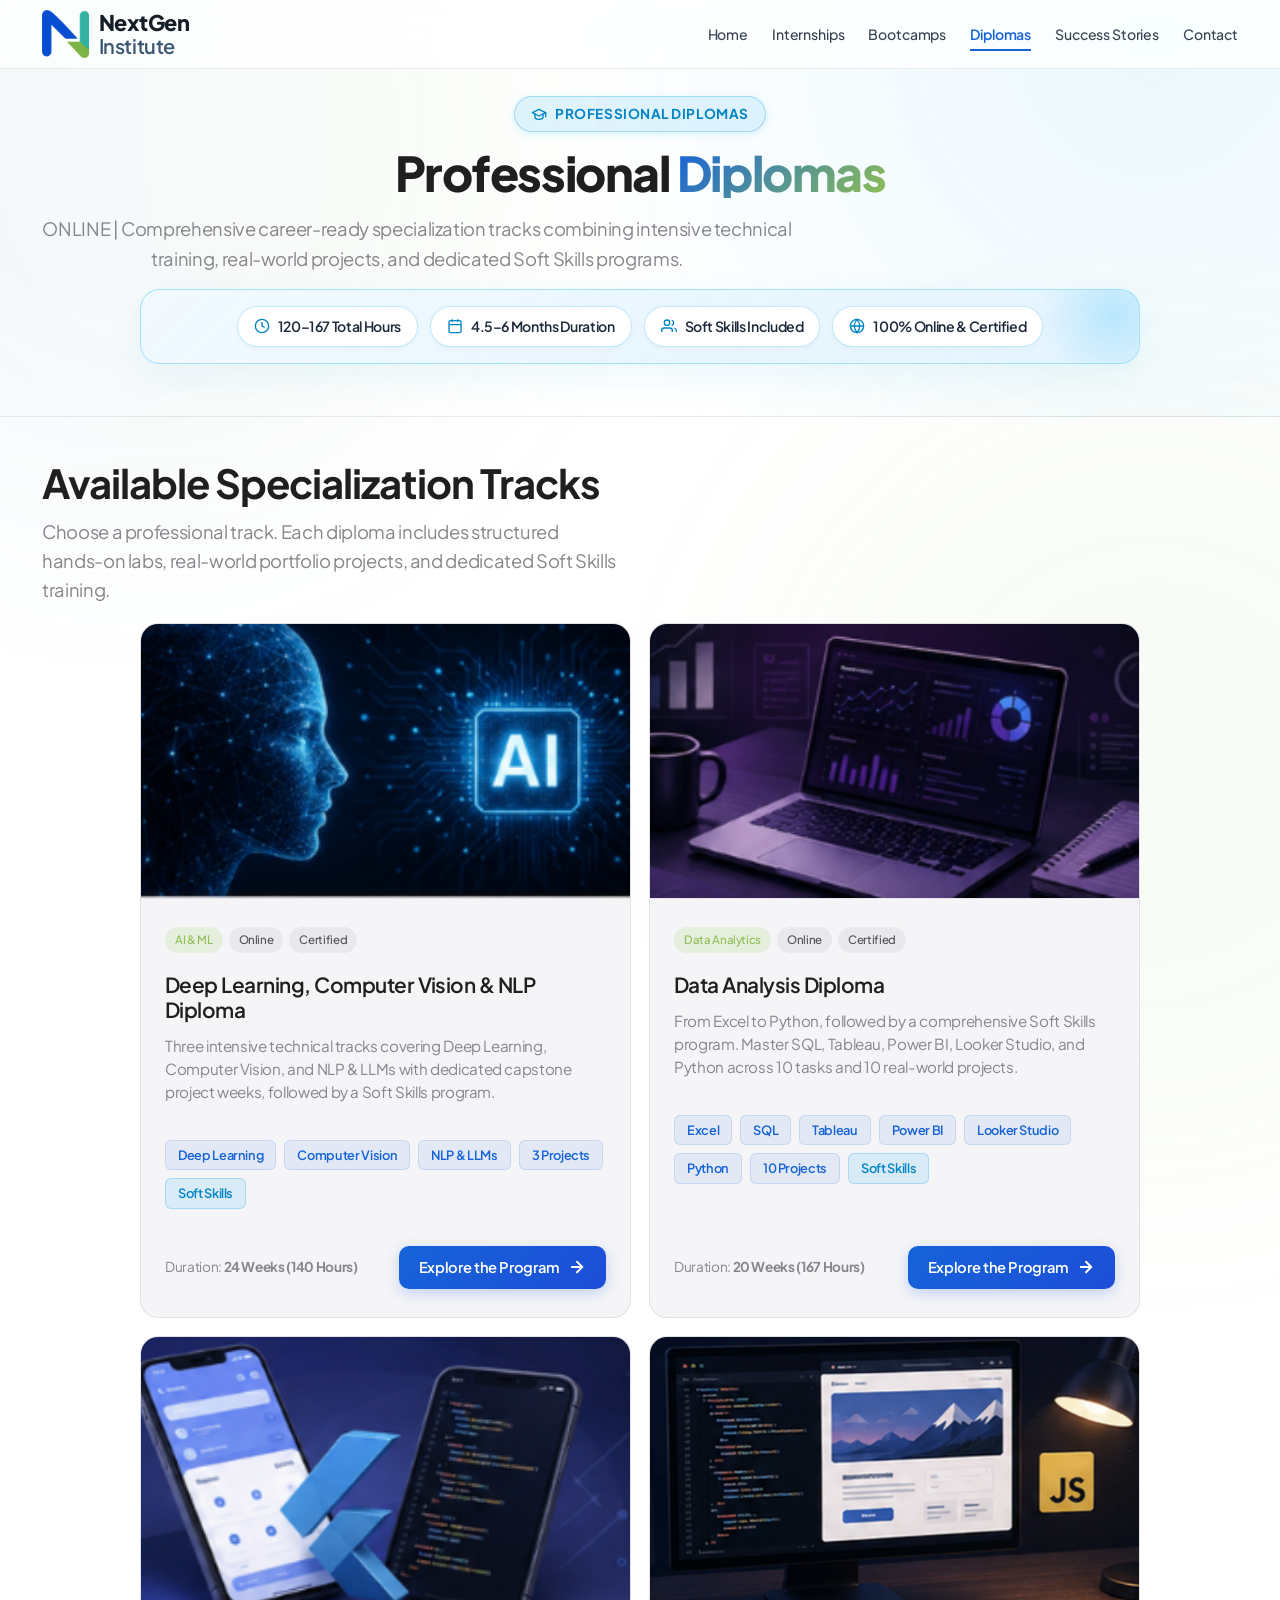
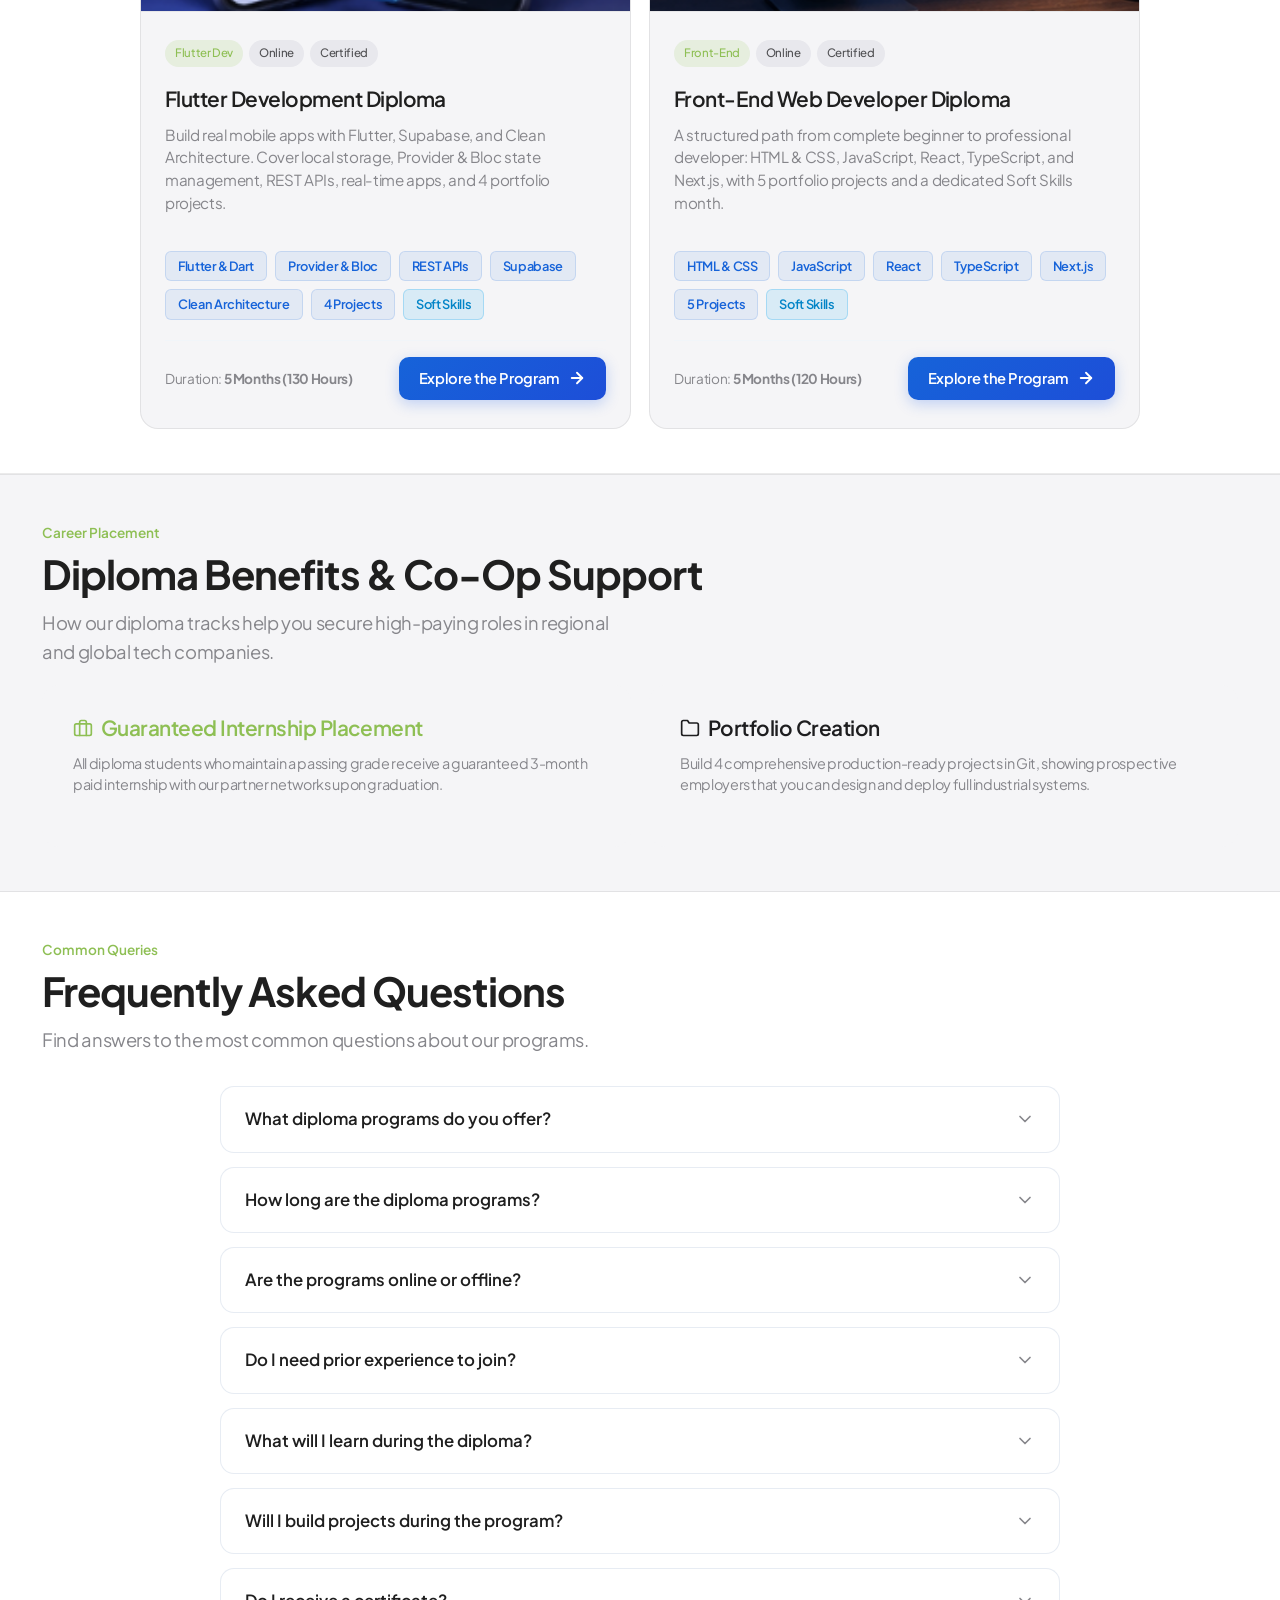
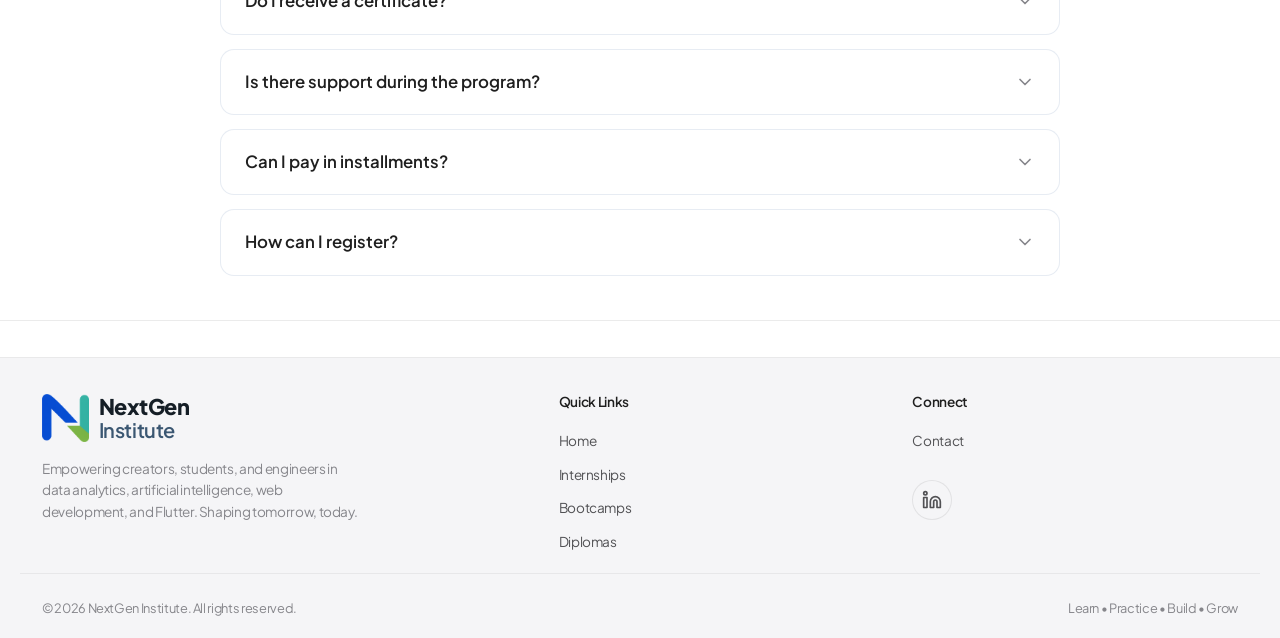
<file: diplomas.html>
<!DOCTYPE html>
<html lang="en">
<head>
    <!-- Google tag (gtag.js) -->
    <script async src="https://www.googletagmanager.com/gtag/js?id=G-X8T3YRDZ85"></script>
    <script>
      window.dataLayer = window.dataLayer || [];
      function gtag(){dataLayer.push(arguments);}
      gtag('js', new Date());

      gtag('config', 'G-X8T3YRDZ85');
    </script>

    <meta charset="UTF-8">
    <meta name="viewport" content="width=device-width, initial-scale=1.0">
    <!-- SEO & Metadata -->
    <meta name="keywords" content="Professional Diplomas, Advanced Trainings, Data Analytics Diploma, AI Engineering Diploma, Tech Certification Egypt, Summer Trainings, Winter Trainings, دبلومة تحليل بيانات, دبلومة ذكاء اصطناعي">
    <meta name="author" content="NextGen Institute">
    <meta name="robots" content="index, follow, max-image-preview:large, max-snippet:-1, max-video-preview:-1">
    <link rel="canonical" href="https://nextgenhub.dev/diplomas.html">
    <link rel="icon" type="image/png" href="assets/icon.png">
    <link rel="apple-touch-icon" href="assets/icon.png">

    <!-- Open Graph / Facebook / WhatsApp -->
    <meta property="og:type" content="website">
    <meta property="og:url" content="https://nextgenhub.dev/diplomas.html">
    <meta property="og:title" content="Professional Diplomas & Advanced Trainings | NextGen Institute">
    <meta property="og:description" content="NextGen Institute 5-month professional diplomas and advanced trainings in Data Analytics and AI Engineering. Industry certifications and career placement support.">
    <meta property="og:image" content="https://nextgenhub.dev/assets/icon.png">
    <meta property="og:site_name" content="NextGen Institute">
    <meta property="og:locale" content="en_US">
    <meta property="og:locale:alternate" content="ar_EG">

    <!-- Twitter Cards -->
    <meta name="twitter:card" content="summary_large_image">
    <meta name="twitter:url" content="https://nextgenhub.dev/diplomas.html">
    <meta name="twitter:title" content="Professional Diplomas & Advanced Trainings | NextGen Institute">
    <meta name="twitter:description" content="NextGen Institute 5-month professional diplomas and advanced trainings in Data Analytics and AI Engineering. Industry certifications and career placement support.">
    <meta name="twitter:image" content="https://nextgenhub.dev/assets/icon.png">

    <!-- JSON-LD Structured Data -->
    <script type="application/ld+json">
    {
      "@context": "https://schema.org",
      "@type": "FAQPage",
      "mainEntity": [
        {
          "@type": "Question",
          "name": "How long are the professional diploma programs?",
          "acceptedAnswer": {
            "@type": "Answer",
            "text": "Our professional diplomas are comprehensive 5-month programs designed for deep mastery."
          }
        },
        {
          "@type": "Question",
          "name": "Are the diplomas certified?",
          "acceptedAnswer": {
            "@type": "Answer",
            "text": "Yes, upon successful completion and final project evaluation, you receive an industry-recognized diploma certificate."
          }
        },
        {
          "@type": "Question",
          "name": "What technologies are covered in the Data Analytics Diploma?",
          "acceptedAnswer": {
            "@type": "Answer",
            "text": "Python, SQL, Excel, Power BI, Tableau, Pandas, NumPy, Matplotlib, Seaborn, and Statistics."
          }
        },
        {
          "@type": "Question",
          "name": "What technologies are covered in the AI & ML Diploma?",
          "acceptedAnswer": {
            "@type": "Answer",
            "text": "Python, Mathematics for ML, Scikit-Learn, TensorFlow, PyTorch, OpenCV, Hugging Face, and LangChain."
          }
        },
        {
          "@type": "Question",
          "name": "Is career support provided after graduation?",
          "acceptedAnswer": {
            "@type": "Answer",
            "text": "Yes, diploma graduates receive CV reviews, LinkedIn optimization, portfolio guidance, and career mentorship."
          }
        }
      ]
    }
    </script>

    

    <title>Professional Diplomas & Advanced Trainings | NextGen Institute</title>
    <meta name="description" content="NextGen Institute 5-month professional diplomas and advanced trainings in Data Analytics and AI Engineering. Industry certifications and career placement support.">
        <link rel="stylesheet" href="styles.css?v=113">

</head>
<body>
    <div class="scroll-progress" id="scrollProgress"></div>

    <!-- Header Navigation -->
    <header>
        <div class="container nav-wrapper">
            <a href="index.html" class="logo" id="logoLink">
                <img src="assets/icon.png" alt="NextGen Institute Logo" class="logo-img">
                <div class="logo-text-wrap">
                    <span class="logo-text-top">NextGen</span>
                    <span class="logo-text-bottom">Institute</span>
                </div>
            </a>
            <button class="nav-toggle" aria-label="Toggle Navigation" id="navToggleBtn">
                <span></span>
                <span></span>
                <span></span>
            </button>
            <ul class="nav-menu" id="navMenu">
                <li><a href="index.html" class="nav-link" id="navIndex" data-i18n="nav_home">Home</a></li>
                <li><a href="internships.html" class="nav-link" id="navInternships" data-i18n="nav_internships">Internships</a></li>
                <li><a href="bootcamps.html" class="nav-link" id="navBootcamps" data-i18n="nav_bootcamps">Bootcamps</a></li>
                <li><a href="diplomas.html" class="nav-link active" id="navDiplomas" data-i18n="nav_diplomas">Diplomas</a></li>
                <li><a href="index.html#success-stories" class="nav-link" id="navSuccessStories" data-i18n="nav_success_stories">Success Stories</a></li>
                <li><a href="contact.html" class="nav-link" id="navContact" data-i18n="nav_contact">Contact</a></li>
            </ul>
        </div>
    </header>

    <!-- Subpage Hero Banner -->
    <section class="fade-up section-padding" style="padding: 96px 0 28px; background: radial-gradient(circle at 90% 10%, rgba(14, 165, 233, 0.08) 0%, transparent 50%); border-bottom: 1px solid var(--glass-border);">
        <div class="container text-center">
            <div class="winter-badge">
                <svg viewBox="0 0 24 24" fill="none" stroke="currentColor" stroke-width="2" stroke-linecap="round" stroke-linejoin="round">
                    <path d="M22 10v6M2 10l10-5 10 5-10 5z"/>
                    <path d="M6 12v5c0 2 2 3 6 3s6-1 6-3v-5"/>
                </svg>
                <span>Professional Diplomas</span>
            </div>
            <h1 class="hero-title" style="font-size: 3rem; margin-bottom: 16px;" data-i18n="diploma_title">Professional <span class="gradient-text">Diplomas</span></h1>
            <p class="section-subtitle" style="max-width: 750px; margin: 0 auto;" data-i18n="diploma_sub">ONLINE | Comprehensive career-ready specialization tracks combining intensive technical training, real-world projects, and dedicated Soft Skills programs.</p>

            <!-- Diploma Highlights Banner -->
            <div class="winter-offer-banner" style="justify-content: center;">
                <div class="winter-offer-perks">
                    <div class="winter-perk-pill">
                        <svg viewBox="0 0 24 24" fill="none" stroke="currentColor" stroke-width="2"><circle cx="12" cy="12" r="10"/><polyline points="12 6 12 12 16 14"/></svg>
                        <span>120–167 Total Hours</span>
                    </div>
                    <div class="winter-perk-pill">
                        <svg viewBox="0 0 24 24" fill="none" stroke="currentColor" stroke-width="2"><rect x="3" y="4" width="18" height="18" rx="2" ry="2"/><line x1="16" y1="2" x2="16" y2="6"/><line x1="8" y1="2" x2="8" y2="6"/><line x1="3" y1="10" x2="21" y2="10"/></svg>
                        <span>4.5–6 Months Duration</span>
                    </div>
                    <div class="winter-perk-pill">
                        <svg viewBox="0 0 24 24" fill="none" stroke="currentColor" stroke-width="2"><path d="M17 21v-2a4 4 0 0 0-4-4H5a4 4 0 0 0-4 4v2"/><circle cx="9" cy="7" r="4"/><path d="M23 21v-2a4 4 0 0 0-3-3.87"/><path d="M16 3.13a4 4 0 0 1 0 7.75"/></svg>
                        <span>Soft Skills Included</span>
                    </div>
                    <div class="winter-perk-pill">
                        <svg viewBox="0 0 24 24" fill="none" stroke="currentColor" stroke-width="2"><circle cx="12" cy="12" r="10"/><line x1="2" y1="12" x2="22" y2="12"/><path d="M12 2a15.3 15.3 0 0 1 4 10 15.3 15.3 0 0 1-4 10 15.3 15.3 0 0 1-4-10 15.3 15.3 0 0 1 4-10z"/></svg>
                        <span>100% Online &amp; Certified</span>
                    </div>
                </div>
            </div>
        </div>
    </section>

    <!-- Diplomas List Section -->
    <section class="fade-up section-padding">
        <div class="container">
            <div class="section-title-wrap text-center">
                <h2 class="section-title" data-i18n="diploma_grid_title">Available Specialization Tracks</h2>
                <p class="section-subtitle" data-i18n="diploma_grid_sub">Choose a professional track. Each diploma includes structured hands-on labs, real-world portfolio projects, and dedicated Soft Skills training.</p>
            </div>

            <div class="cards-grid" style="grid-template-columns: repeat(auto-fit, minmax(360px, 1fr)); max-width: 1000px; margin: 0 auto;">
                <!-- Card 1: Deep Learning, Computer Vision & NLP Diploma -->
                <div class="card glass-panel" id="diplomaCard1" style="padding: 0; overflow: hidden; display: flex; flex-direction: column;">
                    <div class="card-image-wrap">
                        <img src="assets/diploma_ai_ml.png?v=113" alt="Deep Learning, Computer Vision & NLP Diploma">
                    </div>
                    <div class="card-body" style="padding: 28px 24px; display: flex; flex-direction: column; flex-grow: 1;">
                        <div class="card-tags">
                            <span class="tag tag-highlight" data-i18n="diploma_role1_tag1">AI &amp; ML</span>
                            <span class="tag" data-i18n="diploma_role1_tag2">Online</span>
                            <span class="tag" data-i18n="tag_certified">Certified</span>
                        </div>
                        <h3 class="card-title" data-i18n="diploma_role1_title">Deep Learning, Computer Vision &amp; NLP Diploma</h3>
                        <p class="card-desc" data-i18n="diploma_role1_desc">
                            Three intensive technical tracks covering Deep Learning, Computer Vision, and NLP &amp; LLMs with dedicated capstone project weeks, followed by a Soft Skills program.
                        </p>

                        <div class="bootcamp-curriculum-chips">
                            <span class="bootcamp-chip">Deep Learning</span>
                            <span class="bootcamp-chip">Computer Vision</span>
                            <span class="bootcamp-chip">NLP &amp; LLMs</span>
                            <span class="bootcamp-chip">3 Projects</span>
                            <span class="bootcamp-chip accent">Soft Skills</span>
                        </div>

                        <div class="card-footer" style="margin-top: auto; display: flex; align-items: center; justify-content: space-between; width: 100%; gap: 12px; padding-top: 16px; border-top: 1px solid #f1f5f9;">
                            <span style="font-size: 0.85rem; color: var(--text-muted);"><span data-i18n="diploma_duration_label">Duration:</span> <b>24 Weeks (140 Hours)</b></span>
                            <a href="diploma-ai-ml.html" class="btn-explore" id="exploreDiplomaAI">
                                <span>Explore the Program</span>
                                <svg viewBox="0 0 24 24" fill="none" stroke="currentColor" stroke-width="2.5" stroke-linecap="round" stroke-linejoin="round"><line x1="5" y1="12" x2="19" y2="12"/><polyline points="12 5 19 12 12 19"/></svg>
                            </a>
                        </div>
                    </div>
                </div>

                <!-- Card 2: Data Analysis Diploma -->
                <div class="card glass-panel" id="diplomaCard2" style="padding: 0; overflow: hidden; display: flex; flex-direction: column;">
                    <div class="card-image-wrap">
                        <img src="assets/diploma_data_analytics.png?v=113" alt="Data Analysis Diploma">
                    </div>
                    <div class="card-body" style="padding: 28px 24px; display: flex; flex-direction: column; flex-grow: 1;">
                        <div class="card-tags">
                            <span class="tag tag-highlight" data-i18n="diploma_role2_tag1">Data Analytics</span>
                            <span class="tag" data-i18n="diploma_role2_tag2">Online</span>
                            <span class="tag" data-i18n="tag_certified">Certified</span>
                        </div>
                        <h3 class="card-title" data-i18n="diploma_role2_title">Data Analysis Diploma</h3>
                        <p class="card-desc" data-i18n="diploma_role2_desc">
                            From Excel to Python, followed by a comprehensive Soft Skills program. Master SQL, Tableau, Power BI, Looker Studio, and Python across 10 tasks and 10 real-world projects.
                        </p>

                        <div class="bootcamp-curriculum-chips">
                            <span class="bootcamp-chip">Excel</span>
                            <span class="bootcamp-chip">SQL</span>
                            <span class="bootcamp-chip">Tableau</span>
                            <span class="bootcamp-chip">Power BI</span>
                            <span class="bootcamp-chip">Looker Studio</span>
                            <span class="bootcamp-chip">Python</span>
                            <span class="bootcamp-chip">10 Projects</span>
                            <span class="bootcamp-chip accent">Soft Skills</span>
                        </div>

                        <div class="card-footer" style="margin-top: auto; display: flex; align-items: center; justify-content: space-between; width: 100%; gap: 12px; padding-top: 16px; border-top: 1px solid #f1f5f9;">
                            <span style="font-size: 0.85rem; color: var(--text-muted);"><span data-i18n="diploma_duration_label">Duration:</span> <b>20 Weeks (167 Hours)</b></span>
                            <a href="diploma-data-analytics.html" class="btn-explore" id="exploreDiplomaDA">
                                <span>Explore the Program</span>
                                <svg viewBox="0 0 24 24" fill="none" stroke="currentColor" stroke-width="2.5" stroke-linecap="round" stroke-linejoin="round"><line x1="5" y1="12" x2="19" y2="12"/><polyline points="12 5 19 12 12 19"/></svg>
                            </a>
                        </div>
                    </div>
                </div>

                <!-- Card 3: Flutter Development Diploma -->
                <div class="card glass-panel" id="diplomaCard3" style="padding: 0; overflow: hidden; display: flex; flex-direction: column;">
                    <div class="card-image-wrap">
                        <img src="assets/diploma_flutter.png?v=113" alt="Flutter Development Diploma">
                    </div>
                    <div class="card-body" style="padding: 28px 24px; display: flex; flex-direction: column; flex-grow: 1;">
                        <div class="card-tags">
                            <span class="tag tag-highlight" data-i18n="diploma_role3_tag1">Flutter Dev</span>
                            <span class="tag" data-i18n="diploma_role3_tag2">Online</span>
                            <span class="tag" data-i18n="tag_certified">Certified</span>
                        </div>
                        <h3 class="card-title" data-i18n="diploma_role3_title">Flutter Development Diploma</h3>
                        <p class="card-desc" data-i18n="diploma_role3_desc">
                            Build real mobile apps with Flutter, Supabase, and Clean Architecture. Cover local storage, Provider &amp; Bloc state management, REST APIs, real-time apps, and 4 portfolio projects.
                        </p>

                        <div class="bootcamp-curriculum-chips">
                            <span class="bootcamp-chip">Flutter &amp; Dart</span>
                            <span class="bootcamp-chip">Provider &amp; Bloc</span>
                            <span class="bootcamp-chip">REST APIs</span>
                            <span class="bootcamp-chip">Supabase</span>
                            <span class="bootcamp-chip">Clean Architecture</span>
                            <span class="bootcamp-chip">4 Projects</span>
                            <span class="bootcamp-chip accent">Soft Skills</span>
                        </div>

                        <div class="card-footer" style="margin-top: auto; display: flex; align-items: center; justify-content: space-between; width: 100%; gap: 12px; padding-top: 16px; border-top: 1px solid #f1f5f9;">
                            <span style="font-size: 0.85rem; color: var(--text-muted);"><span data-i18n="diploma_duration_label">Duration:</span> <b>5 Months (130 Hours)</b></span>
                            <a href="diploma-flutter.html" class="btn-explore" id="exploreDiplomaFlutter">
                                <span>Explore the Program</span>
                                <svg viewBox="0 0 24 24" fill="none" stroke="currentColor" stroke-width="2.5" stroke-linecap="round" stroke-linejoin="round"><line x1="5" y1="12" x2="19" y2="12"/><polyline points="12 5 19 12 12 19"/></svg>
                            </a>
                        </div>
                    </div>
                </div>

                <!-- Card 4: Front-End Web Developer Diploma -->
                <div class="card glass-panel" id="diplomaCard4" style="padding: 0; overflow: hidden; display: flex; flex-direction: column;">
                    <div class="card-image-wrap">
                        <img src="assets/diploma_frontend.png?v=113" alt="Front-End Web Developer Diploma">
                    </div>
                    <div class="card-body" style="padding: 28px 24px; display: flex; flex-direction: column; flex-grow: 1;">
                        <div class="card-tags">
                            <span class="tag tag-highlight" data-i18n="diploma_role4_tag1">Front-End</span>
                            <span class="tag" data-i18n="diploma_role4_tag2">Online</span>
                            <span class="tag" data-i18n="tag_certified">Certified</span>
                        </div>
                        <h3 class="card-title" data-i18n="diploma_role4_title">Front-End Web Developer Diploma</h3>
                        <p class="card-desc" data-i18n="diploma_role4_desc">
                            A structured path from complete beginner to professional developer: HTML &amp; CSS, JavaScript, React, TypeScript, and Next.js, with 5 portfolio projects and a dedicated Soft Skills month.
                        </p>

                        <div class="bootcamp-curriculum-chips">
                            <span class="bootcamp-chip">HTML &amp; CSS</span>
                            <span class="bootcamp-chip">JavaScript</span>
                            <span class="bootcamp-chip">React</span>
                            <span class="bootcamp-chip">TypeScript</span>
                            <span class="bootcamp-chip">Next.js</span>
                            <span class="bootcamp-chip">5 Projects</span>
                            <span class="bootcamp-chip accent">Soft Skills</span>
                        </div>

                        <div class="card-footer" style="margin-top: auto; display: flex; align-items: center; justify-content: space-between; width: 100%; gap: 12px; padding-top: 16px; border-top: 1px solid #f1f5f9;">
                            <span style="font-size: 0.85rem; color: var(--text-muted);"><span data-i18n="diploma_duration_label">Duration:</span> <b>5 Months (120 Hours)</b></span>
                            <a href="diploma-frontend.html" class="btn-explore" id="exploreDiplomaFrontend">
                                <span>Explore the Program</span>
                                <svg viewBox="0 0 24 24" fill="none" stroke="currentColor" stroke-width="2.5" stroke-linecap="round" stroke-linejoin="round"><line x1="5" y1="12" x2="19" y2="12"/><polyline points="12 5 19 12 12 19"/></svg>
                            </a>
                        </div>
                    </div>
                </div>
            </div>
        </div>
    </section>

    <!-- Why Diplomas Section -->
    <section class="fade-up section-padding" style="background: var(--bg-secondary); border-top: 1px solid var(--glass-border);">
        <div class="container">
            <div class="section-title-wrap text-center">
                <span class="section-tag" data-i18n="diploma_benefits_tag">Career Placement</span>
                <h2 class="section-title" data-i18n="diploma_benefits_title">Diploma Benefits & Co-Op Support</h2>
                <p class="section-subtitle" data-i18n="diploma_benefits_sub">How our diploma tracks help you secure high-paying roles in regional and global tech companies.</p>
            </div>

            <div class="cards-grid" style="grid-template-columns: repeat(auto-fit, minmax(350px, 1fr));">
                <div class="card glass-panel" style="padding: 30px; border-color: transparent;" id="benefit1">
                    <h3 class="card-title" style="color: var(--accent-cyan); display: flex; align-items: center; gap: 8px;"><svg viewBox="0 0 24 24" width="20" height="20" fill="none" stroke="currentColor" stroke-width="2" stroke-linecap="round" stroke-linejoin="round" style="flex-shrink: 0;"><rect x="2" y="7" width="20" height="14" rx="2" ry="2"/><path d="M16 21V5a2 2 0 0 0-2-2h-4a2 2 0 0 0-2 2v16"/></svg><span data-i18n="diploma_ben1_title">Guaranteed Internship Placement</span></h3>
                    <p class="card-desc" style="font-size: 0.9rem;" data-i18n="diploma_ben1_desc">All diploma students who maintain a passing grade receive a guaranteed 3-month paid internship with our partner networks upon graduation.</p>
                </div>
                <div class="card glass-panel" style="padding: 30px; border-color: transparent;" id="benefit2">
                    <h3 class="card-title" style="color: var(--accent-violet); display: flex; align-items: center; gap: 8px;"><svg viewBox="0 0 24 24" width="20" height="20" fill="none" stroke="currentColor" stroke-width="2" stroke-linecap="round" stroke-linejoin="round" style="flex-shrink: 0;"><path d="M22 19a2 2 0 0 1-2 2H4a2 2 0 0 1-2-2V5a2 2 0 0 1 2-2h5l2 3h9a2 2 0 0 1 2 2z"/></svg><span data-i18n="diploma_ben2_title">Portfolio Creation</span></h3>
                    <p class="card-desc" style="font-size: 0.9rem;" data-i18n="diploma_ben2_desc">Build 4 comprehensive production-ready projects in Git, showing prospective employers that you can design and deploy full industrial systems.</p>
                </div>
            </div>
        </div>
    </section>

    <!-- FAQ Section -->
    <section class="fade-up section-padding" style="background: var(--bg-primary);">
        <div class="container">
            <div class="section-title-wrap text-center">
                <span class="section-tag" data-i18n="faq_tag">Common Queries</span>
                <h2 class="section-title" data-i18n="faq_title">Frequently Asked Questions</h2>
                <p class="section-subtitle" data-i18n="faq_sub">Find answers to the most common questions about our programs.</p>
            </div>

            <div class="faq-accordion" id="faqAccordionDiplomas">
                <div class="faq-item">
                    <button class="faq-question" aria-expanded="false">
                        <span data-i18n="diploma_faq1_q">What diploma programs do you offer?</span>
                        <svg class="faq-icon" viewBox="0 0 24 24" fill="none" stroke="currentColor" stroke-width="2" stroke-linecap="round" stroke-linejoin="round"><polyline points="6 9 12 15 18 9"></polyline></svg>
                    </button>
                    <div class="faq-answer">
                        <div class="faq-answer-inner" data-i18n="diploma_faq1_a">We offer professional diploma programs in Data Analytics, AI & Machine Learning, Flutter Development, and Front-End Development.</div>
                    </div>
                </div>

                <div class="faq-item">
                    <button class="faq-question" aria-expanded="false">
                        <span data-i18n="diploma_faq2_q">How long are the diploma programs?</span>
                        <svg class="faq-icon" viewBox="0 0 24 24" fill="none" stroke="currentColor" stroke-width="2" stroke-linecap="round" stroke-linejoin="round"><polyline points="6 9 12 15 18 9"></polyline></svg>
                    </button>
                    <div class="faq-answer">
                        <div class="faq-answer-inner" data-i18n="diploma_faq2_a">Program duration ranges from 4.5 to 6 months (120–167 total hours) depending on the track, including technical training and Soft Skills.</div>
                    </div>
                </div>

                <div class="faq-item">
                    <button class="faq-question" aria-expanded="false">
                        <span data-i18n="diploma_faq3_q">Are the programs online or offline?</span>
                        <svg class="faq-icon" viewBox="0 0 24 24" fill="none" stroke="currentColor" stroke-width="2" stroke-linecap="round" stroke-linejoin="round"><polyline points="6 9 12 15 18 9"></polyline></svg>
                    </button>
                    <div class="faq-answer">
                        <div class="faq-answer-inner" data-i18n="diploma_faq3_a">All programs are delivered online, allowing you to learn and practice from anywhere.</div>
                    </div>
                </div>

                <div class="faq-item">
                    <button class="faq-question" aria-expanded="false">
                        <span data-i18n="diploma_faq4_q">Do I need prior experience to join?</span>
                        <svg class="faq-icon" viewBox="0 0 24 24" fill="none" stroke="currentColor" stroke-width="2" stroke-linecap="round" stroke-linejoin="round"><polyline points="6 9 12 15 18 9"></polyline></svg>
                    </button>
                    <div class="faq-answer">
                        <div class="faq-answer-inner" data-i18n="diploma_faq4_a">No. Our programs are suitable for beginners and learners who want to develop professional skills.</div>
                    </div>
                </div>

                <div class="faq-item">
                    <button class="faq-question" aria-expanded="false">
                        <span data-i18n="diploma_faq5_q">What will I learn during the diploma?</span>
                        <svg class="faq-icon" viewBox="0 0 24 24" fill="none" stroke="currentColor" stroke-width="2" stroke-linecap="round" stroke-linejoin="round"><polyline points="6 9 12 15 18 9"></polyline></svg>
                    </button>
                    <div class="faq-answer">
                        <div class="faq-answer-inner" data-i18n="diploma_faq5_a">You will learn industry-relevant tools and technologies through structured learning, practical tasks, and real-world projects.</div>
                    </div>
                </div>

                <div class="faq-item">
                    <button class="faq-question" aria-expanded="false">
                        <span data-i18n="diploma_faq6_q">Will I build projects during the program?</span>
                        <svg class="faq-icon" viewBox="0 0 24 24" fill="none" stroke="currentColor" stroke-width="2" stroke-linecap="round" stroke-linejoin="round"><polyline points="6 9 12 15 18 9"></polyline></svg>
                    </button>
                    <div class="faq-answer">
                        <div class="faq-answer-inner" data-i18n="diploma_faq6_a">Yes. You will work on practical projects that can be added to your portfolio.</div>
                    </div>
                </div>

                <div class="faq-item">
                    <button class="faq-question" aria-expanded="false">
                        <span data-i18n="diploma_faq7_q">Do I receive a certificate?</span>
                        <svg class="faq-icon" viewBox="0 0 24 24" fill="none" stroke="currentColor" stroke-width="2" stroke-linecap="round" stroke-linejoin="round"><polyline points="6 9 12 15 18 9"></polyline></svg>
                    </button>
                    <div class="faq-answer">
                        <div class="faq-answer-inner" data-i18n="diploma_faq7_a">Yes. Students who successfully complete the program receive a certificate of completion.</div>
                    </div>
                </div>

                <div class="faq-item">
                    <button class="faq-question" aria-expanded="false">
                        <span data-i18n="diploma_faq8_q">Is there support during the program?</span>
                        <svg class="faq-icon" viewBox="0 0 24 24" fill="none" stroke="currentColor" stroke-width="2" stroke-linecap="round" stroke-linejoin="round"><polyline points="6 9 12 15 18 9"></polyline></svg>
                    </button>
                    <div class="faq-answer">
                        <div class="faq-answer-inner" data-i18n="diploma_faq8_a">Yes. Students receive guidance and support throughout the program.</div>
                    </div>
                </div>

                <div class="faq-item">
                    <button class="faq-question" aria-expanded="false">
                        <span data-i18n="diploma_faq9_q">Can I pay in installments?</span>
                        <svg class="faq-icon" viewBox="0 0 24 24" fill="none" stroke="currentColor" stroke-width="2" stroke-linecap="round" stroke-linejoin="round"><polyline points="6 9 12 15 18 9"></polyline></svg>
                    </button>
                    <div class="faq-answer">
                        <div class="faq-answer-inner" data-i18n="diploma_faq9_a">Yes. Installment options are available.</div>
                    </div>
                </div>

                <div class="faq-item">
                    <button class="faq-question" aria-expanded="false">
                        <span data-i18n="diploma_faq10_q">How can I register?</span>
                        <svg class="faq-icon" viewBox="0 0 24 24" fill="none" stroke="currentColor" stroke-width="2" stroke-linecap="round" stroke-linejoin="round"><polyline points="6 9 12 15 18 9"></polyline></svg>
                    </button>
                    <div class="faq-answer">
                        <div class="faq-answer-inner" data-i18n="diploma_faq10_a">Choose your preferred diploma, click "Explore the Program" to view the full syllabus, and click "Book Your Seat" to complete registration.</div>
                    </div>
                </div>
            </div>
        </div>
    </section>

    <!-- Footer -->
    <footer>
        <div class="container footer-grid">
            <div class="footer-brand">
                <a href="index.html" class="logo" style="margin-bottom: 16px;">
                    <img src="assets/icon.png" alt="NextGen Institute Logo" class="logo-img">
                    <div class="logo-text-wrap">
                        <span class="logo-text-top">NextGen</span>
                        <span class="logo-text-bottom">Institute</span>
                    </div>
                </a>
                <p data-i18n="footer_desc">Empowering creators, students, and engineers in data analytics and artificial intelligence. Shaping tomorrow, today.</p>
            </div>
            <div class="footer-nav">
                <h4 class="footer-nav-title" data-i18n="footer_links_title">Quick Links</h4>
                <a href="index.html" id="footerNavHome" data-i18n="nav_home">Home</a>
                <a href="internships.html" id="footerNavInternships" data-i18n="nav_internships">Internship Listings</a>
                <a href="bootcamps.html" id="footerNavBootcamps" data-i18n="nav_bootcamps">Summer Bootcamps</a>
                <a href="diplomas.html" id="footerNavDiplomas" data-i18n="nav_diplomas">Professional Diplomas</a>
            </div>
            <div class="footer-nav">
                <h4 class="footer-nav-title" data-i18n="footer_connect_title">Connect</h4>
                <a href="contact.html" id="footerNavContact" data-i18n="nav_contact">Contact Support</a>
                <div class="social-links" style="margin-top: 16px;">
                <a href="https://www.linkedin.com/company/nextgen-institute-eg/" class="social-icon" aria-label="LinkedIn" target="_blank">
                <svg viewBox="0 0 24 24" fill="none" stroke="currentColor" stroke-width="2" stroke-linecap="round" stroke-linejoin="round">
                <path d="M16 8a6 6 0 0 1 6 6v7h-4v-7a2 2 0 0 0-2-2 2 2 0 0 0-2 2v7h-4v-7a6 6 0 0 1 6-6z"/>
                <rect x="2" y="9" width="4" height="12"/>
                <circle cx="4" cy="4" r="2"/>
                </svg>
                </a>
                
                </div>
            </div>
        </div>
        <div class="container footer-bottom">
            <p data-i18n="footer_copyright">&copy; 2026 NextGen Institute. All rights reserved.</p>
            <p data-i18n="footer_design">Learn • Practice • Build • Grow</p>
        </div>
    </footer>

    <script src="main.js?v=113"></script>
    <script src="lang.js?v=113"></script>

    <button class="back-to-top" id="backToTop" aria-label="Back to Top">↑</button>
</body>
</html>
</file>
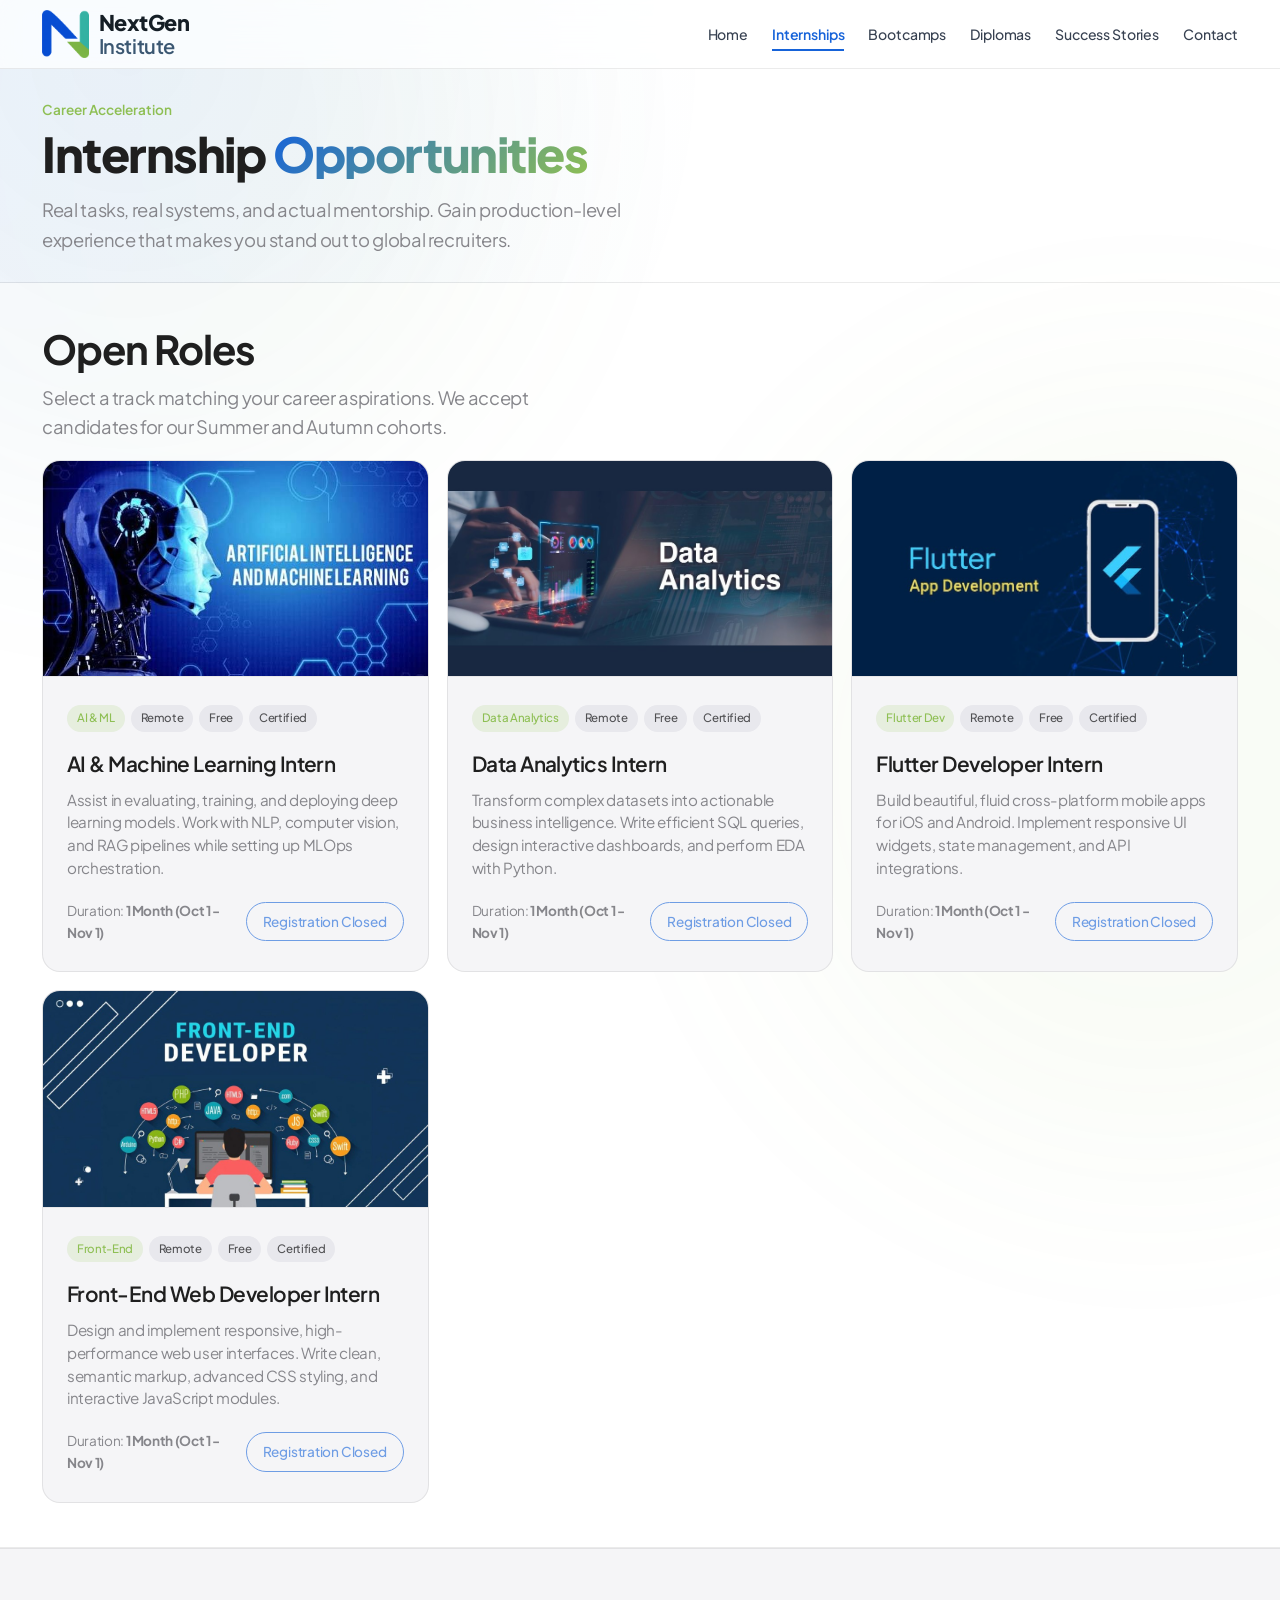
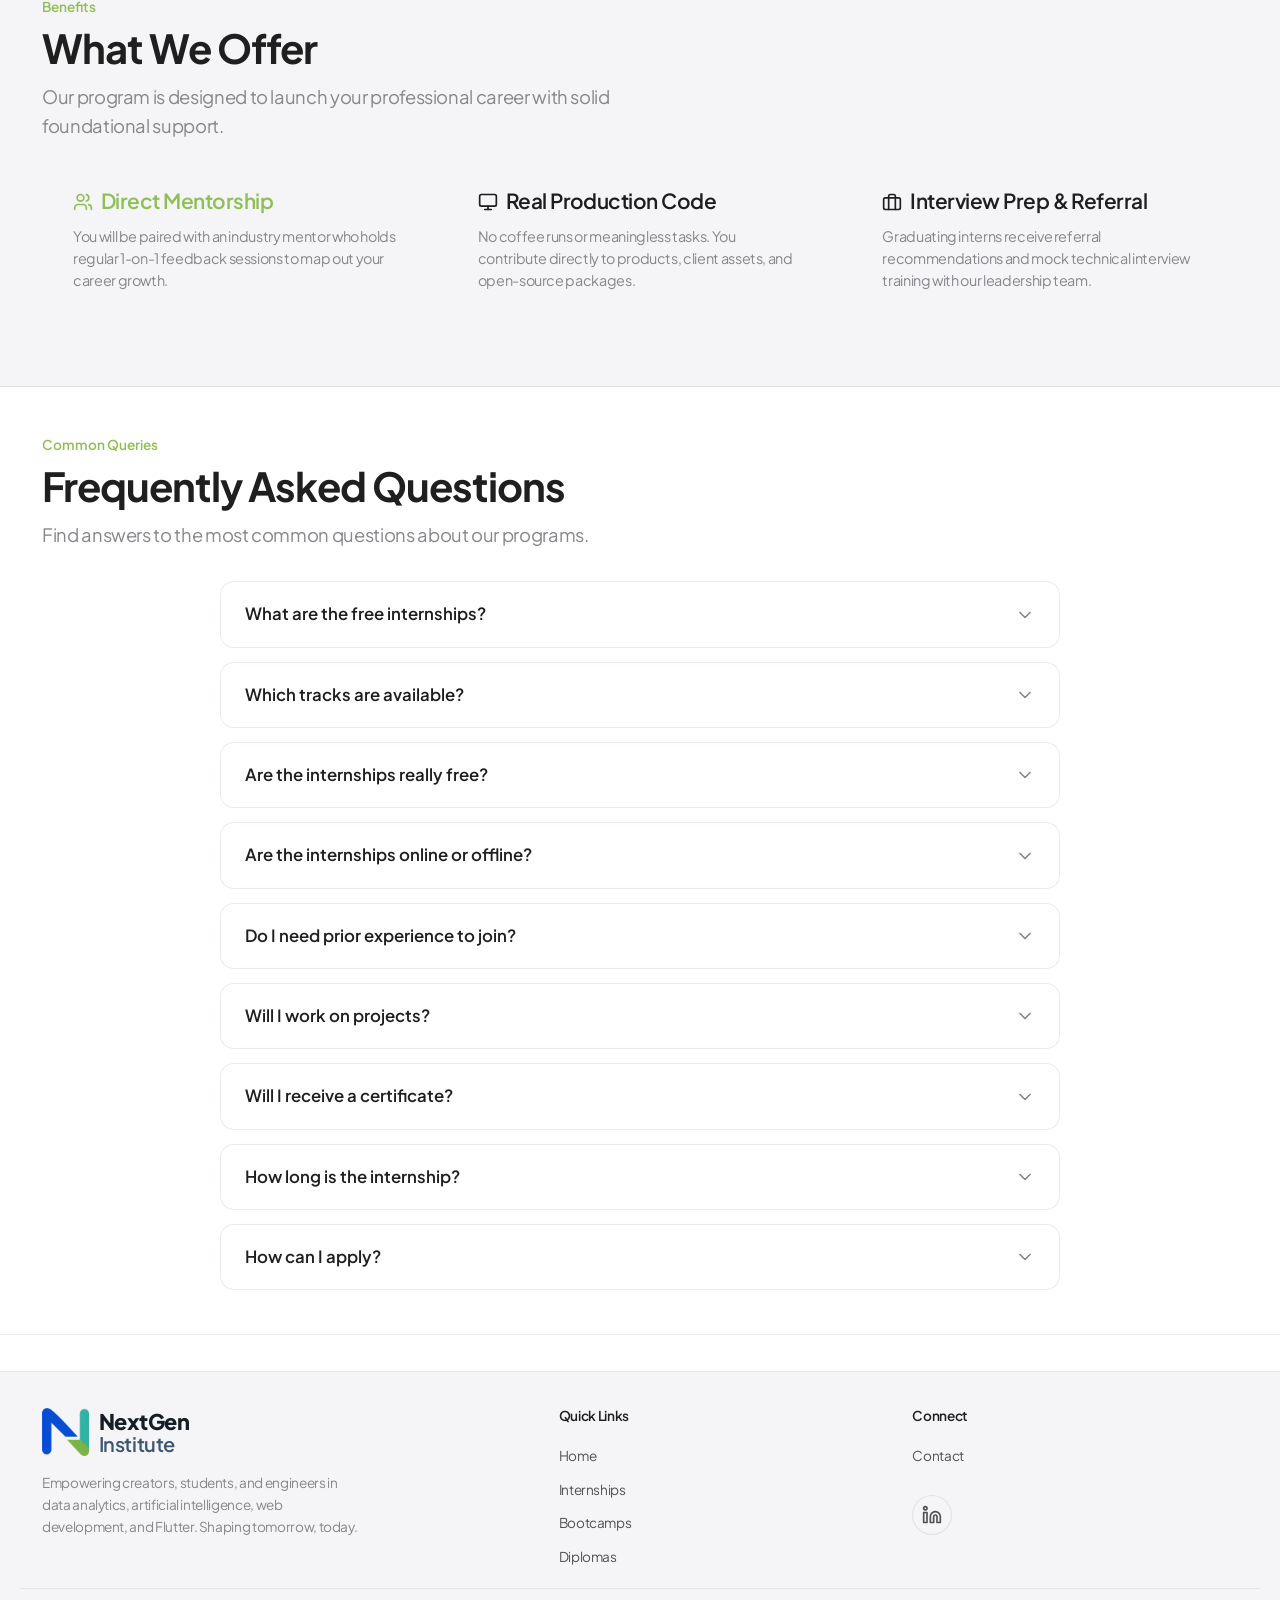
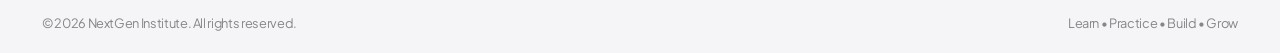
<file: internships.html>
<!DOCTYPE html>
<html lang="en">
<head>
    <!-- Google tag (gtag.js) -->
    <script async src="https://www.googletagmanager.com/gtag/js?id=G-X8T3YRDZ85"></script>
    <script>
      window.dataLayer = window.dataLayer || [];
      function gtag(){dataLayer.push(arguments);}
      gtag('js', new Date());

      gtag('config', 'G-X8T3YRDZ85');
    </script>

    <meta charset="UTF-8">
    <meta name="viewport" content="width=device-width, initial-scale=1.0">
    <!-- SEO & Metadata -->
    <meta name="keywords" content="Free Internships, Summer Trainings, Winter Trainings, Winter Internships, Free Tech Internships, Data Analytics Internship, AI Internship, Remote Internship Egypt, Machine Learning Internship, Flutter Internship, Frontend Internship, تدريب مجاني, تدريبات صيفية, تدريبات شتوية, تدريب صيفي, تدريب شتوي, تدريب داتا اناليتكس, تدريب ذكاء اصطناعي">
    <meta name="author" content="NextGen Institute">
    <meta name="robots" content="index, follow, max-image-preview:large, max-snippet:-1, max-video-preview:-1">
    <link rel="canonical" href="https://nextgenhub.dev/internships.html">
    <link rel="icon" type="image/png" href="assets/icon.png">
    <link rel="apple-touch-icon" href="assets/icon.png">

    <!-- Open Graph / Facebook / WhatsApp -->
    <meta property="og:type" content="website">
    <meta property="og:url" content="https://nextgenhub.dev/internships.html">
    <meta property="og:title" content="Free Internships & Summer / Winter Trainings | NextGen Institute">
    <meta property="og:description" content="Apply for 100% Free Internships, Summer Trainings, Winter Trainings, and Winter Internships in Data Analytics, AI & ML Research, Machine Learning Engineering, Flutter, and Frontend at NextGen Institute.">
    <meta property="og:image" content="https://nextgenhub.dev/assets/icon.png">
    <meta property="og:site_name" content="NextGen Institute">
    <meta property="og:locale" content="en_US">
    <meta property="og:locale:alternate" content="ar_EG">

    <!-- Twitter Cards -->
    <meta name="twitter:card" content="summary_large_image">
    <meta name="twitter:url" content="https://nextgenhub.dev/internships.html">
    <meta name="twitter:title" content="Free Internships & Summer / Winter Trainings | NextGen Institute">
    <meta name="twitter:description" content="Apply for 100% Free Internships, Summer Trainings, Winter Trainings, and Winter Internships in Data Analytics, AI & ML Research, Machine Learning Engineering, Flutter, and Frontend at NextGen Institute.">
    <meta name="twitter:image" content="https://nextgenhub.dev/assets/icon.png">

    <!-- JSON-LD Structured Data -->
    <script type="application/ld+json">
    {
      "@context": "https://schema.org",
      "@type": "FAQPage",
      "mainEntity": [
        {
          "@type": "Question",
          "name": "Are the internships really 100% free?",
          "acceptedAnswer": {
            "@type": "Answer",
            "text": "Yes, all our internship programs, Summer Trainings, and Winter Trainings are completely free of charge with no hidden fees."
          }
        },
        {
          "@type": "Question",
          "name": "Are the internships remote or on-site?",
          "acceptedAnswer": {
            "@type": "Answer",
            "text": "All Free Internships, Summer Trainings, and Winter Internships are conducted 100% remotely."
          }
        },
        {
          "@type": "Question",
          "name": "Will I receive a certificate upon completion?",
          "acceptedAnswer": {
            "@type": "Answer",
            "text": "Yes, participants who successfully complete the internship requirements receive an official certificate from NextGen Institute."
          }
        },
        {
          "@type": "Question",
          "name": "What is the selection process for applicants?",
          "acceptedAnswer": {
            "@type": "Answer",
            "text": "Selection is based on application review, technical background, and commitment to project deliverables."
          }
        },
        {
          "@type": "Question",
          "name": "Can beginners apply for Summer or Winter Trainings?",
          "acceptedAnswer": {
            "@type": "Answer",
            "text": "Basic foundational knowledge in the chosen track is recommended, but our program is designed to guide and mentor participants throughout."
          }
        }
      ]
    }
    </script>

    

    <title>Free Internships & Summer / Winter Trainings | NextGen Institute</title>
    <meta name="description" content="Apply for 100% Free Internships, Summer Trainings, Winter Trainings, and Winter Internships in Data Analytics, AI & ML Research, Machine Learning Engineering, Flutter, and Frontend at NextGen Institute.">
        <link rel="stylesheet" href="styles.css?v=109">

</head>
<body>
    <div class="scroll-progress" id="scrollProgress"></div>

    <!-- Header Navigation -->
    <header>
        <div class="container nav-wrapper">
            <a href="index.html" class="logo" id="logoLink">
                <img src="assets/icon.png" alt="NextGen Institute Logo" class="logo-img">
                <div class="logo-text-wrap">
                    <span class="logo-text-top">NextGen</span>
                    <span class="logo-text-bottom">Institute</span>
                </div>
            </a>
            <button class="nav-toggle" aria-label="Toggle Navigation" id="navToggleBtn">
                <span></span>
                <span></span>
                <span></span>
            </button>
            <ul class="nav-menu" id="navMenu">
                <li><a href="index.html" class="nav-link" id="navIndex" data-i18n="nav_home">Home</a></li>
                <li><a href="internships.html" class="nav-link active" id="navInternships" data-i18n="nav_internships">Internships</a></li>
                <li><a href="bootcamps.html" class="nav-link" id="navBootcamps" data-i18n="nav_bootcamps">Bootcamps</a></li>
                <li><a href="diplomas.html" class="nav-link" id="navDiplomas" data-i18n="nav_diplomas">Diplomas</a></li>
                <li><a href="index.html#success-stories" class="nav-link" id="navSuccessStories" data-i18n="nav_success_stories">Success Stories</a></li>
                <li><a href="contact.html" class="nav-link" id="navContact" data-i18n="nav_contact">Contact</a></li>
            </ul>
        </div>
    </header>

    <!-- Subpage Hero Banner -->
    <section class="fade-up section-padding" style="padding: 96px 0 28px; background: radial-gradient(circle at 10% 20%, rgba(22, 99, 217, 0.06) 0%, transparent 50%); border-bottom: 1px solid var(--glass-border);">
        <div class="container">
            <span class="section-tag" data-i18n="intern_tag">Career Acceleration</span>
            <h1 class="hero-title" style="font-size: 3rem; margin-bottom: 16px;" data-i18n="intern_title">Internship <span class="gradient-text">Opportunities</span></h1>
            <p class="section-subtitle" data-i18n="intern_sub">Real tasks, real systems, and actual mentorship. Gain production-level experience that makes you stand out to global recruiters.</p>
        </div>
    </section>

    <!-- Internships Listings -->
    <section class="fade-up section-padding">
        <div class="container">
            <div class="section-title-wrap text-center">
                <h2 class="section-title" data-i18n="intern_list_title">Open Roles</h2>
                <p class="section-subtitle" data-i18n="intern_list_sub">Select a track matching your career aspirations. We accept candidates for our Summer and Autumn cohorts.</p>
            </div>

            <div class="cards-grid">
                <!-- Role 1: AI & ML -->
                <div class="card glass-panel" id="roleCard1" style="padding: 0; overflow: hidden;">
                    <div class="card-image-wrap">
                        <img src="assets/intern_ml_engineer.jpg?v=8" alt="AI & Machine Learning Intern">
                    </div>
                    <div class="card-body" style="padding: 28px 24px; display: flex; flex-direction: column; flex-grow: 1;">
                        <div class="card-tags">
                            <span class="tag tag-highlight" data-i18n="intern_role1_tag1">AI & Machine Learning</span>
                            <span class="tag" data-i18n="intern_role1_tag2">Remote</span>
                            <span class="tag" data-i18n="intern_role1_tag3">Free</span>
                            <span class="tag" data-i18n="tag_certified">Certified</span>
                        </div>
                        <h3 class="card-title" data-i18n="intern_role1_title">AI & Machine Learning Intern</h3>
                        <p class="card-desc" data-i18n="intern_role1_desc">
                            Assist in evaluating, training, and deploying deep learning models. Work with NLP, computer vision, and RAG pipelines while setting up MLOps orchestration.
                        </p>
                        <div class="card-footer" style="margin-top: auto; display: flex; align-items: center; justify-content: space-between; width: 100%; gap: 12px;">
                            <span style="font-size: 0.85rem; color: var(--text-muted);"><span data-i18n="intern_duration_label">Duration:</span> <b data-i18n="intern_duration_1m">1 Month (Oct 1 - Nov 1)</b></span>
                            <a href="javascript:void(0)" class="btn btn-secondary" style="padding: 8px 16px; font-size: 0.85rem; pointer-events: none; opacity: 0.6; cursor: not-allowed; white-space: nowrap; flex-shrink: 0;" id="applyRole1" data-i18n="intern_apply_btn">Registration Closed</a>
                        </div>
                    </div>
                </div>

                <!-- Role 2: Data Analytics -->
                <div class="card glass-panel" id="roleCard2" style="padding: 0; overflow: hidden;">
                    <div class="card-image-wrap">
                        <img src="assets/intern_data_analytics.jpg?v=8" alt="Data Analytics Intern">
                    </div>
                    <div class="card-body" style="padding: 28px 24px; display: flex; flex-direction: column; flex-grow: 1;">
                        <div class="card-tags">
                            <span class="tag tag-highlight" data-i18n="intern_role2_tag1">Data Analytics</span>
                            <span class="tag" data-i18n="intern_role2_tag2">Remote</span>
                            <span class="tag" data-i18n="intern_role2_tag3">Free</span>
                            <span class="tag" data-i18n="tag_certified">Certified</span>
                        </div>
                        <h3 class="card-title" data-i18n="intern_role2_title">Data Analytics Intern</h3>
                        <p class="card-desc" data-i18n="intern_role2_desc">
                            Transform complex datasets into actionable business intelligence. Write efficient SQL queries, design interactive dashboards, and perform EDA with Python.
                        </p>
                        <div class="card-footer" style="margin-top: auto; display: flex; align-items: center; justify-content: space-between; width: 100%; gap: 12px;">
                            <span style="font-size: 0.85rem; color: var(--text-muted);"><span data-i18n="intern_duration_label">Duration:</span> <b data-i18n="intern_duration_1m">1 Month (Oct 1 - Nov 1)</b></span>
                            <a href="javascript:void(0)" class="btn btn-secondary" style="padding: 8px 16px; font-size: 0.85rem; pointer-events: none; opacity: 0.6; cursor: not-allowed; white-space: nowrap; flex-shrink: 0;" id="applyRole2" data-i18n="intern_apply_btn">Registration Closed</a>
                        </div>
                    </div>
                </div>

                <!-- Role 3: Flutter Developer -->
                <div class="card glass-panel" id="roleCard3" style="padding: 0; overflow: hidden;">
                    <div class="card-image-wrap">
                        <img src="assets/intern_flutter.jpg?v=9" alt="Flutter Developer Intern">
                    </div>
                    <div class="card-body" style="padding: 28px 24px; display: flex; flex-direction: column; flex-grow: 1;">
                        <div class="card-tags">
                            <span class="tag tag-highlight" data-i18n="intern_role3_tag1">Flutter Development</span>
                            <span class="tag" data-i18n="intern_role3_tag2">Remote</span>
                            <span class="tag" data-i18n="intern_role3_tag3">Free</span>
                            <span class="tag" data-i18n="tag_certified">Certified</span>
                        </div>
                        <h3 class="card-title" data-i18n="intern_role3_title">Flutter Developer Intern</h3>
                        <p class="card-desc" data-i18n="intern_role3_desc">
                            Build beautiful, fluid cross-platform mobile apps for iOS and Android. Implement responsive UI widgets, state management, and API integrations.
                        </p>
                        <div class="card-footer" style="margin-top: auto; display: flex; align-items: center; justify-content: space-between; width: 100%; gap: 12px;">
                            <span style="font-size: 0.85rem; color: var(--text-muted);"><span data-i18n="intern_duration_label">Duration:</span> <b data-i18n="intern_duration_1m">1 Month (Oct 1 - Nov 1)</b></span>
                            <a href="javascript:void(0)" class="btn btn-secondary" style="padding: 8px 16px; font-size: 0.85rem; pointer-events: none; opacity: 0.6; cursor: not-allowed; white-space: nowrap; flex-shrink: 0;" id="applyRole3" data-i18n="intern_apply_btn">Registration Closed</a>
                        </div>
                    </div>
                </div>

                <!-- Role 4: Front-End Web Developer -->
                <div class="card glass-panel" id="roleCard4" style="padding: 0; overflow: hidden;">
                    <div class="card-image-wrap">
                        <img src="assets/intern_frontend.jpg?v=8" alt="Front-End Web Developer Intern">
                    </div>
                    <div class="card-body" style="padding: 28px 24px; display: flex; flex-direction: column; flex-grow: 1;">
                        <div class="card-tags">
                            <span class="tag tag-highlight" data-i18n="intern_role4_tag1">Front-End Web Dev</span>
                            <span class="tag" data-i18n="intern_role4_tag2">Remote</span>
                            <span class="tag" data-i18n="intern_role4_tag3">Free</span>
                            <span class="tag" data-i18n="tag_certified">Certified</span>
                        </div>
                        <h3 class="card-title" data-i18n="intern_role4_title">Front-End Web Developer Intern</h3>
                        <p class="card-desc" data-i18n="intern_role4_desc">
                            Design and implement responsive, high-performance web user interfaces. Write clean, semantic markup, advanced CSS styling, and interactive JavaScript modules.
                        </p>
                        <div class="card-footer" style="margin-top: auto; display: flex; align-items: center; justify-content: space-between; width: 100%; gap: 12px;">
                            <span style="font-size: 0.85rem; color: var(--text-muted);"><span data-i18n="intern_duration_label">Duration:</span> <b data-i18n="intern_duration_1m">1 Month (Oct 1 - Nov 1)</b></span>
                            <a href="javascript:void(0)" class="btn btn-secondary" style="padding: 8px 16px; font-size: 0.85rem; pointer-events: none; opacity: 0.6; cursor: not-allowed; white-space: nowrap; flex-shrink: 0;" id="applyRole4" data-i18n="intern_apply_btn">Registration Closed</a>
                        </div>
                    </div>
                </div>
            </div>
        </div>
    </section>

    <!-- Program Highlights / Benefits -->
    <section class="fade-up section-padding" style="background: var(--bg-secondary); border-top: 1px solid var(--glass-border);">
        <div class="container">
            <div class="section-title-wrap text-center">
                <span class="section-tag" data-i18n="intern_benefits_tag">Benefits</span>
                <h2 class="section-title" data-i18n="intern_benefits_title">What We Offer</h2>
                <p class="section-subtitle" data-i18n="intern_benefits_sub">Our program is designed to launch your professional career with solid foundational support.</p>
            </div>

            <div class="cards-grid">
                <div class="card glass-panel" style="padding: 30px; border-color: transparent;" id="benefit1">
                    <h3 class="card-title" style="color: var(--accent-cyan); display: flex; align-items: center; gap: 8px;"><svg viewBox="0 0 24 24" width="20" height="20" fill="none" stroke="currentColor" stroke-width="2" stroke-linecap="round" stroke-linejoin="round" style="flex-shrink: 0;"><path d="M16 21v-2a4 4 0 0 0-4-4H6a4 4 0 0 0-4 4v2"/><circle cx="9" cy="7" r="4"/><path d="M22 21v-2a4 4 0 0 0-3-3.87"/><path d="M16 3.13a4 4 0 0 1 0 7.75"/></svg><span data-i18n="intern_ben1_title">Direct Mentorship</span></h3>
                    <p class="card-desc" style="font-size: 0.9rem;" data-i18n="intern_ben1_desc">You will be paired with an industry mentor who holds regular 1-on-1 feedback sessions to map out your career growth.</p>
                </div>
                <div class="card glass-panel" style="padding: 30px; border-color: transparent;" id="benefit2">
                    <h3 class="card-title" style="color: var(--accent-violet); display: flex; align-items: center; gap: 8px;"><svg viewBox="0 0 24 24" width="20" height="20" fill="none" stroke="currentColor" stroke-width="2" stroke-linecap="round" stroke-linejoin="round" style="flex-shrink: 0;"><rect x="2" y="3" width="20" height="14" rx="2" ry="2"/><line x1="8" y1="21" x2="16" y2="21"/><line x1="12" y1="17" x2="12" y2="21"/></svg><span data-i18n="intern_ben2_title">Real Production Code</span></h3>
                    <p class="card-desc" style="font-size: 0.9rem;" data-i18n="intern_ben2_desc">No coffee runs or meaningless tasks. You contribute directly to products, client assets, and open-source packages.</p>
                </div>
                <div class="card glass-panel" style="padding: 30px; border-color: transparent;" id="benefit3">
                    <h3 class="card-title" style="color: var(--accent-indigo); display: flex; align-items: center; gap: 8px;"><svg viewBox="0 0 24 24" width="20" height="20" fill="none" stroke="currentColor" stroke-width="2" stroke-linecap="round" stroke-linejoin="round" style="flex-shrink: 0;"><rect x="2" y="7" width="20" height="14" rx="2" ry="2"/><path d="M16 21V5a2 2 0 0 0-2-2h-4a2 2 0 0 0-2 2v16"/></svg><span data-i18n="intern_ben3_title">Interview Prep & Referral</span></h3>
                    <p class="card-desc" style="font-size: 0.9rem;" data-i18n="intern_ben3_desc">Graduating interns receive referral recommendations and mock technical interview training with our leadership team.</p>
                </div>
            </div>
        </div>
    </section>

    <!-- FAQ Section -->
    <section class="fade-up section-padding" style="background: var(--bg-primary);">
        <div class="container">
            <div class="section-title-wrap text-center">
                <span class="section-tag" data-i18n="faq_tag">Common Queries</span>
                <h2 class="section-title" data-i18n="faq_title">Frequently Asked Questions</h2>
                <p class="section-subtitle" data-i18n="faq_sub">Find answers to the most common questions about our programs.</p>
            </div>

            <div class="faq-accordion" id="faqAccordionInternships">
                <div class="faq-item">
                    <button class="faq-question" aria-expanded="false">
                        <span data-i18n="intern_faq1_q">What are the free internships?</span>
                        <svg class="faq-icon" viewBox="0 0 24 24" fill="none" stroke="currentColor" stroke-width="2" stroke-linecap="round" stroke-linejoin="round"><polyline points="6 9 12 15 18 9"></polyline></svg>
                    </button>
                    <div class="faq-answer">
                        <div class="faq-answer-inner" data-i18n="intern_faq1_a">Our free internships are practical training opportunities designed to help students gain hands-on experience and build their skills through real-world projects.</div>
                    </div>
                </div>

                <div class="faq-item">
                    <button class="faq-question" aria-expanded="false">
                        <span data-i18n="intern_faq2_q">Which tracks are available?</span>
                        <svg class="faq-icon" viewBox="0 0 24 24" fill="none" stroke="currentColor" stroke-width="2" stroke-linecap="round" stroke-linejoin="round"><polyline points="6 9 12 15 18 9"></polyline></svg>
                    </button>
                    <div class="faq-answer">
                        <div class="faq-answer-inner" data-i18n="intern_faq2_a">We currently offer internships in Data Analytics, AI & Machine Learning, Flutter Development, and Front-End Development.</div>
                    </div>
                </div>

                <div class="faq-item">
                    <button class="faq-question" aria-expanded="false">
                        <span data-i18n="intern_faq3_q">Are the internships really free?</span>
                        <svg class="faq-icon" viewBox="0 0 24 24" fill="none" stroke="currentColor" stroke-width="2" stroke-linecap="round" stroke-linejoin="round"><polyline points="6 9 12 15 18 9"></polyline></svg>
                    </button>
                    <div class="faq-answer">
                        <div class="faq-answer-inner" data-i18n="intern_faq3_a">Yes. The internships are completely free with no registration fees.</div>
                    </div>
                </div>

                <div class="faq-item">
                    <button class="faq-question" aria-expanded="false">
                        <span data-i18n="intern_faq4_q">Are the internships online or offline?</span>
                        <svg class="faq-icon" viewBox="0 0 24 24" fill="none" stroke="currentColor" stroke-width="2" stroke-linecap="round" stroke-linejoin="round"><polyline points="6 9 12 15 18 9"></polyline></svg>
                    </button>
                    <div class="faq-answer">
                        <div class="faq-answer-inner" data-i18n="intern_faq4_a">The internships are delivered online, allowing you to learn and practice from anywhere.</div>
                    </div>
                </div>

                <div class="faq-item">
                    <button class="faq-question" aria-expanded="false">
                        <span data-i18n="intern_faq5_q">Do I need prior experience to join?</span>
                        <svg class="faq-icon" viewBox="0 0 24 24" fill="none" stroke="currentColor" stroke-width="2" stroke-linecap="round" stroke-linejoin="round"><polyline points="6 9 12 15 18 9"></polyline></svg>
                    </button>
                    <div class="faq-answer">
                        <div class="faq-answer-inner" data-i18n="intern_faq5_a">No. Beginners are welcome to apply. The internship is designed to help you develop your skills through practical learning.</div>
                    </div>
                </div>

                <div class="faq-item">
                    <button class="faq-question" aria-expanded="false">
                        <span data-i18n="intern_faq6_q">Will I work on projects?</span>
                        <svg class="faq-icon" viewBox="0 0 24 24" fill="none" stroke="currentColor" stroke-width="2" stroke-linecap="round" stroke-linejoin="round"><polyline points="6 9 12 15 18 9"></polyline></svg>
                    </button>
                    <div class="faq-answer">
                        <div class="faq-answer-inner" data-i18n="intern_faq6_a">Yes. You will work on practical projects related to your chosen track.</div>
                    </div>
                </div>

                <div class="faq-item">
                    <button class="faq-question" aria-expanded="false">
                        <span data-i18n="intern_faq7_q">Will I receive a certificate?</span>
                        <svg class="faq-icon" viewBox="0 0 24 24" fill="none" stroke="currentColor" stroke-width="2" stroke-linecap="round" stroke-linejoin="round"><polyline points="6 9 12 15 18 9"></polyline></svg>
                    </button>
                    <div class="faq-answer">
                        <div class="faq-answer-inner" data-i18n="intern_faq7_a">Yes. Participants who successfully complete the internship receive a certificate of completion.</div>
                    </div>
                </div>

                <div class="faq-item">
                    <button class="faq-question" aria-expanded="false">
                        <span data-i18n="intern_faq8_q">How long is the internship?</span>
                        <svg class="faq-icon" viewBox="0 0 24 24" fill="none" stroke="currentColor" stroke-width="2" stroke-linecap="round" stroke-linejoin="round"><polyline points="6 9 12 15 18 9"></polyline></svg>
                    </button>
                    <div class="faq-answer">
                        <div class="faq-answer-inner" data-i18n="intern_faq8_a">The internship duration depends on the specific training track and cohort.</div>
                    </div>
                </div>

                <div class="faq-item">
                    <button class="faq-question" aria-expanded="false">
                        <span data-i18n="intern_faq9_q">How can I apply?</span>
                        <svg class="faq-icon" viewBox="0 0 24 24" fill="none" stroke="currentColor" stroke-width="2" stroke-linecap="round" stroke-linejoin="round"><polyline points="6 9 12 15 18 9"></polyline></svg>
                    </button>
                    <div class="faq-answer">
                        <div class="faq-answer-inner" data-i18n="intern_faq9_a">Choose your preferred track and click "Register Now" to submit your application.</div>
                    </div>
                </div>
            </div>
        </div>
    </section>

    <!-- Footer -->
    <footer>
        <div class="container footer-grid">
            <div class="footer-brand">
                <a href="index.html" class="logo" style="margin-bottom: 16px;">
                    <img src="assets/icon.png" alt="NextGen Institute Logo" class="logo-img">
                    <div class="logo-text-wrap">
                        <span class="logo-text-top">NextGen</span>
                        <span class="logo-text-bottom">Institute</span>
                    </div>
                </a>
                <p data-i18n="footer_desc">Empowering creators, students, and engineers in data analytics and artificial intelligence. Shaping tomorrow, today.</p>
            </div>
            <div class="footer-nav">
                <h4 class="footer-nav-title" data-i18n="footer_links_title">Quick Links</h4>
                <a href="index.html" id="footerNavHome" data-i18n="nav_home">Home</a>
                <a href="internships.html" id="footerNavInternships" data-i18n="nav_internships">Internship Listings</a>
                <a href="bootcamps.html" id="footerNavBootcamps" data-i18n="nav_bootcamps">Summer Bootcamps</a>
                <a href="diplomas.html" id="footerNavDiplomas" data-i18n="nav_diplomas">Professional Diplomas</a>
            </div>
            <div class="footer-nav">
                <h4 class="footer-nav-title" data-i18n="footer_connect_title">Connect</h4>
                <a href="contact.html" id="footerNavContact" data-i18n="nav_contact">Contact Support</a>
                <div class="social-links" style="margin-top: 16px;">
                <a href="https://www.linkedin.com/company/nextgen-institute-eg/" class="social-icon" aria-label="LinkedIn" target="_blank">
                <svg viewBox="0 0 24 24" fill="none" stroke="currentColor" stroke-width="2" stroke-linecap="round" stroke-linejoin="round">
                <path d="M16 8a6 6 0 0 1 6 6v7h-4v-7a2 2 0 0 0-2-2 2 2 0 0 0-2 2v7h-4v-7a6 6 0 0 1 6-6z"/>
                <rect x="2" y="9" width="4" height="12"/>
                <circle cx="4" cy="4" r="2"/>
                </svg>
                </a>
                
                </div>
            </div>
        </div>
        <div class="container footer-bottom">
            <p data-i18n="footer_copyright">&copy; 2026 NextGen Institute. All rights reserved.</p>
            <p data-i18n="footer_design">Learn • Practice • Build • Grow</p>
        </div>
    </footer>

    <script src="main.js?v=109"></script>
    <script src="lang.js?v=109"></script>



    <button class="back-to-top" id="backToTop" aria-label="Back to Top">↑</button>
</body>
</html>
</file>
<file: styles.css>
@import url('https://fonts.googleapis.com/css2?family=Plus+Jakarta+Sans:ital,wght@0,300;0,400;0,500;0,600;0,700;0,800;1,400&family=Tajawal:wght@300;400;500;700;800;900&display=swap');

/* --- DESIGN SYSTEM --- */
:root {
    --bg-primary: #FFFFFF;
    --bg-secondary: #F5F5F7;
    --bg-tertiary: #FAFAFA;
    --accent-blue: #1663d9;
    --accent-violet: #1D1D1F;
    --accent-cyan: #8ebf54;
    --text-main: #1F1F1F;
    --text-muted: #86868B;
    --text-dark: #FFFFFF;
    --glass-bg: rgba(255, 255, 255, 0.8);
    --glass-border: rgba(0, 0, 0, 0.08);
    --gradient-primary: linear-gradient(135deg, #1D1D1F 0%, #434345 100%);
    --gradient-glow: none;
    --shadow-soft: 0 12px 40px rgba(0, 0, 0, 0.05);
    --shadow-hover: 0 24px 60px rgba(0, 0, 0, 0.08);
    --radius-sm: 12px;
    --radius-md: 18px;
    --radius-lg: 24px;
    --radius-pill: 9999px;
    --transition-smooth: all 0.35s cubic-bezier(0.25, 1, 0.5, 1);
    --font-sans: "Plus Jakarta Sans", -apple-system, BlinkMacSystemFont, "Segoe UI", sans-serif;
}

/* --- BASE & RESET --- */
* {
    margin: 0;
    padding: 0;
    box-sizing: border-box;
    -webkit-font-smoothing: antialiased;
    -moz-osx-font-smoothing: grayscale;
}

img {
    pointer-events: none; /* Disables browser Visual Search hover overlays (Google Lens) */
    user-select: none;    /* Prevents selecting/highlighting images */
    -webkit-user-drag: none; /* Prevents dragging the image */
}

html {
    scroll-behavior: smooth;
    font-size: 16px;
}

body {
    background-color: var(--bg-primary);
    color: var(--text-main);
    font-family: var(--font-sans);
    line-height: 1.6; /* Apple body text line height */
    letter-spacing: -0.022em; /* Apple letter spacing */
    overflow-x: hidden;
}

/* Custom Scrollbar */
::-webkit-scrollbar {
    width: 8px;
}
::-webkit-scrollbar-track {
    background: var(--bg-primary);
}
::-webkit-scrollbar-thumb {
    background: #D2D2D7;
    border-radius: var(--radius-sm);
}
::-webkit-scrollbar-thumb:hover {
    background: #86868B;
}

/* --- TYPOGRAPHY --- */
h1, h2 {
    font-weight: 800; /* Extra bold like Gilroy-Heavy/Bold on Sprints.ai */
    line-height: 1.1;
    letter-spacing: -0.03em; /* Tight letter spacing */
    color: var(--text-main);
}

h3, h4, h5, h6 {
    font-weight: 700; /* Bold */
    line-height: 1.2;
    letter-spacing: -0.025em;
    color: var(--text-main);
}

.hero-subtitle, .section-subtitle, .card-desc, p {
    max-width: 70ch; /* Enforce 70-character line length limit for optimal readability */
}

a {
    color: var(--accent-blue);
    text-decoration: none;
    transition: var(--transition-smooth);
}

a:hover {
    text-decoration: underline;
}

/* --- UTILITIES & LAYOUT --- */
.container {
    width: 100%;
    max-width: 1240px; /* Wider desktop container to decrease left-right margins */
    margin: 0 auto;
    padding: 0 22px;
}

.gradient-text {
    background: linear-gradient(135deg, var(--accent-blue) 0%, var(--accent-cyan) 100%);
    -webkit-background-clip: text;
    -webkit-text-fill-color: transparent;
    display: inline-block;
}

.section-padding {
    padding: 44px 0;
}

.text-center {
    text-align: center;
}

/* Apple Translucent Panel */
.glass-panel {
    background: var(--glass-bg);
    border: 1px solid var(--glass-border);
    backdrop-filter: saturate(180%) blur(20px);
    -webkit-backdrop-filter: saturate(180%) blur(20px);
    border-radius: var(--radius-md);
    box-shadow: var(--shadow-soft);
}

/* --- BUTTONS (Apple Pill Style) --- */
.btn {
    display: inline-flex;
    align-items: center;
    justify-content: center;
    padding: 14px 28px;
    font-size: 0.95rem;
    font-weight: 500;
    border-radius: var(--radius-pill);
    transition: var(--transition-smooth);
    cursor: pointer;
    font-family: var(--font-sans);
    gap: 6px;
    letter-spacing: -0.015em;
}
.btn:hover {
    transform: scale(1.02);
}
.btn:active {
    transform: scale(0.98);
}

.btn-primary {
    background: linear-gradient(to right, var(--accent-blue), var(--accent-cyan));
    color: var(--text-dark);
    border: none;
}

.btn-primary:hover {
    background: #1256be;
    transform: scale(1.02);
    text-decoration: none;
}

.btn-secondary {
    background: transparent;
    color: var(--accent-blue);
    border: 1px solid var(--accent-blue);
}

.btn-secondary:hover {
    background: rgba(22, 99, 217, 0.05);
    transform: scale(1.02);
    text-decoration: none;
}

/* --- NAVIGATION HEADER (Apple Style) --- */
header {
    position: fixed;
    top: 0;
    left: 0;
    width: 100%;
    z-index: 1000;
    transition: var(--transition-smooth);
    padding: 10px 0;
    background: rgba(255, 255, 255, 0.75);
    backdrop-filter: saturate(180%) blur(24px);
    -webkit-backdrop-filter: saturate(180%) blur(24px);
    border-bottom: 1px solid var(--glass-border);
}

header.scrolled {
    padding: 6px 0;
    box-shadow: var(--shadow-soft);
    background: rgba(255, 255, 255, 0.85);
}

.nav-wrapper {
    display: grid;
    grid-template-columns: auto 1fr;
    align-items: center;
}

.nav-menu {
    justify-self: end;
}



.logo:hover {
    text-decoration: none;
    opacity: 0.8;
}




.nav-menu {
    display: flex;
    list-style: none;
    gap: 24px;
    align-items: center;
}

.nav-link {
    position: relative;
    font-size: 0.88rem;
    font-weight: 500;
    color: #374151; /* High contrast gray */
    letter-spacing: -0.01em;
    padding: 6px 0;
    white-space: nowrap;
    transition: color 0.3s ease;
}

.nav-link:hover {
    color: var(--accent-blue);
    text-decoration: none;
}

.nav-link.active {
    color: var(--accent-blue);
    font-weight: 600;
}

.nav-link::after {
    content: '';
    position: absolute;
    bottom: -2px;
    left: 0;
    width: 100%;
    height: 2px;
    background-color: var(--accent-blue);
    transform: scaleX(0);
    transform-origin: right;
    transition: transform 0.3s cubic-bezier(0.25, 1, 0.5, 1);
}

.nav-link:hover::after, .nav-link.active::after {
    transform: scaleX(1);
    transform-origin: left;
}

.nav-toggle {
    display: none;
    flex-direction: column;
    gap: 6px;
    cursor: pointer;
    background: none;
    border: none;
}

.nav-toggle span {
    display: block;
    width: 22px;
    height: 1px;
    background-color: var(--text-main);
    transition: var(--transition-smooth);
}

/* --- HERO SECTION --- */
.hero {
    position: relative;
    min-height: auto; /* Strict multiple of 8 */
    display: flex;
    align-items: center;
    padding: 96px 0 36px; /* Multiples of 8 */
    background: var(--bg-primary);
}

.hero-glow {
    display: none; /* No glowing background gradients in Apple design */
}

.hero-grid {
    display: grid;
    grid-template-columns: 1fr 1fr;
    gap: 48px;
    align-items: center;
}

.hero-title {
    font-size: 4rem; /* Big bold typography */
    font-weight: 800;
    line-height: 1.05;
    margin-bottom: 24px; /* Multiple of 8 */
}

.hero-subtitle {
    font-size: 1.3rem;
    line-height: 1.4;
    color: var(--text-muted);
    margin-bottom: 32px;
    max-width: 480px;
}

.hero-actions {
    display: flex;
    gap: 16px;
    align-items: center;
}

.hero-actions a:hover {
    text-decoration: none;
}

.hero-visual {
    position: relative;
    display: flex;
    justify-content: center;
    align-items: center;
}

.hero-img-container {
    width: 100%;
    aspect-ratio: 1.35;
    border-radius: var(--radius-md);
    overflow: hidden;
    border: 1px solid rgba(0, 0, 0, 0.05);
    box-shadow: 0 15px 40px rgba(0, 0, 0, 0.05);
}

.hero-img-container::before {
    display: none;
}

.hero-img-container img {
    width: 100%;
    height: 100%;
    object-fit: cover;
    transition: var(--transition-smooth);
}

/* Floating interactive badges (Apple minimal style) */
.floating-badge {
    position: absolute;
    padding: 10px 18px;
    border-radius: var(--radius-sm);
    background: var(--glass-bg);
    border: 1px solid var(--glass-border);
    box-shadow: 0 8px 24px rgba(0,0,0,0.04);
    z-index: 2;
    animation: float 5s ease-in-out infinite;
}

.badge-1 {
    top: 8%;
    left: -20px;
    animation-delay: 0s;
}

.badge-2 {
    bottom: 8%;
    right: -10px;
    animation-delay: 2.5s;
}

.badge-icon {
    width: 32px;
    height: 32px;
    border-radius: 50%;
    background: var(--bg-secondary);
    display: flex;
    align-items: center;
    justify-content: center;
    font-weight: 600;
    color: var(--accent-blue);
    font-size: 0.85rem;
}

@keyframes float {
    0%, 100% { transform: translateY(0); }
    50% { transform: translateY(-8px); }
}

/* --- STATS / QUICK INFO (Clean Apple Grid) --- */
.stats-grid {
    display: grid;
    grid-template-columns: repeat(3, 1fr);
    gap: 1px;
    background: rgba(0,0,0,0.06);
    border-radius: var(--radius-md);
    overflow: hidden;
    margin-top: 40px;
    box-shadow: none;
    border: 1px solid rgba(0, 0, 0, 0.06);
}

.stat-card {
    background: var(--bg-primary);
    padding: 30px;
    text-align: center;
}

.stat-number {
    font-size: 3rem;
    font-weight: 700;
    color: var(--text-main);
    margin-bottom: 6px;
    letter-spacing: -0.03em;
}

.stat-label {
    color: var(--text-muted);
    font-size: 0.85rem;
    font-weight: 500;
    text-transform: none;
    letter-spacing: 0;
}

/* --- SECTION GENERAL STYLE --- */
.section-title-wrap {
    margin-bottom: 18px; /* Reduced from 50px */
    text-align: left !important; /* Apple left aligned sections */
}

.section-tag {
    font-size: 0.85rem;
    font-weight: 600;
    color: var(--accent-cyan); /* fresh leaf green tags */
    text-transform: none;
    letter-spacing: 0;
    display: inline-block;
    margin-bottom: 8px;
}

.section-title {
    font-size: 2.5rem;
    font-weight: 700;
    margin-bottom: 12px;
    letter-spacing: -0.025em;
}

.section-subtitle {
    color: var(--text-muted);
    font-size: 1.15rem;
    max-width: 580px;
    margin: 0 !important;
}

/* --- GRID CARDS (Apple Card Style) --- */
.cards-grid {
    display: grid;
    grid-template-columns: repeat(auto-fit, minmax(320px, 1fr));
    gap: 18px;
}

.card {
    background: var(--bg-secondary);
    padding: 32px; /* Symmetrical consistent padding, multiple of 8 */
    border-radius: var(--radius-md); /* 16px, multiple of 8 */
    transition: var(--transition-smooth);
    display: flex;
    flex-direction: column;
    height: 100%;
    position: relative;
    border: 1px solid rgba(0, 0, 0, 0.08); /* Clean thin border */
    box-shadow: none; /* Flat clean aesthetic, no drop shadows */
    text-align: left;
}

.card::before {
    display: none;
}

.card:hover {
    transform: scale(1.015);
    box-shadow: 0 15px 35px rgba(0, 0, 0, 0.05);
}

.card-icon {
    width: 48px;
    height: 48px;
    border-radius: 50%;
    background: #E8E8ED;
    border: none;
    display: flex;
    align-items: center;
    justify-content: center;
    margin-bottom: 20px;
    color: var(--text-main);
    font-size: 1.4rem;
    transition: var(--transition-smooth);
}

.card:hover .card-icon {
    background: linear-gradient(to right, var(--accent-blue), var(--accent-cyan));
    color: var(--text-dark);
}

.card-title {
    font-size: 1.3rem;
    font-weight: 600;
    margin-bottom: 12px;
}

.card-desc {
    color: var(--text-muted);
    font-size: 0.95rem;
    line-height: 1.5;
    margin-bottom: 20px;
}

.card-tags {
    display: flex;
    flex-wrap: wrap;
    gap: 6px;
    margin-bottom: 20px;
}

.tag {
    font-size: 0.72rem;
    font-weight: 500;
    padding: 4px 10px;
    border-radius: var(--radius-pill);
    background: #E8E8ED;
    border: none;
    color: #515154;
}

.tag-highlight {
    background: rgba(142, 191, 84, 0.15);
    color: var(--accent-cyan);
}

.card-footer {
    display: flex;
    justify-content: space-between;
    align-items: center;
}

.card-footer a:hover {
    text-decoration: none;
}

/* --- BOOTCAMPS SCHEDULE TABLE (Apple Style) --- */
.table-responsive {
    border-radius: var(--radius-md);
    border: 1px solid rgba(0, 0, 0, 0.06);
    background: var(--bg-primary);
    box-shadow: none;
}

.schedule-table {
    width: 100%;
    border-collapse: collapse;
    text-align: left;
    min-width: 700px;
}

.schedule-table th {
    background: var(--bg-secondary);
    padding: 16px 20px;
    font-weight: 600;
    font-size: 0.9rem;
    color: var(--text-main);
    border-bottom: 1px solid rgba(0, 0, 0, 0.06);
}

.schedule-table td {
    padding: 18px 20px;
    border-bottom: 1px solid rgba(0, 0, 0, 0.06);
    font-size: 0.9rem;
    vertical-align: middle;
}

.schedule-table tr:last-child td {
    border-bottom: none;
}

.schedule-table tr {
    transition: var(--transition-smooth);
}

.schedule-table tr:hover {
    background: var(--bg-secondary);
}

.status-badge {
    padding: 4px 10px;
    border-radius: var(--radius-pill);
    font-size: 0.72rem;
    font-weight: 500;
    display: inline-block;
}

.status-upcoming {
    background: #E8E8ED;
    color: #515154;
}

.status-open {
    background: rgba(22, 99, 217, 0.1);
    color: var(--accent-blue);
}

/* --- ABOUT MANAGER & VISION (Apple Column Grid) --- */
.about-grid {
    display: grid;
    grid-template-columns: 1.2fr 0.8fr;
    gap: 60px;
    align-items: center;
}

.manager-card {
    background: var(--bg-secondary);
    padding: 36px;
    text-align: center;
    border-radius: var(--radius-md);
    border: none;
    box-shadow: none;
}

.manager-avatar {
    width: 140px;
    height: 140px;
    border-radius: 50%;
    margin: 0 auto 20px;
    overflow: hidden;
    border: none;
    box-shadow: none;
}

.manager-avatar img {
    width: 100%;
    height: 100%;
    object-fit: cover;
}

.manager-title {
    font-size: 1.3rem;
    font-weight: 600;
    margin-bottom: 4px;
}

.manager-role {
    color: var(--accent-blue);
    font-weight: 500;
    font-size: 0.85rem;
    letter-spacing: 0;
    margin-bottom: 16px;
}

.manager-bio {
    color: var(--text-muted);
    font-size: 0.95rem;
    line-height: 1.52947;
}

/* --- CONTACT SECTION & FORM --- */
.contact-grid {
    display: grid;
    grid-template-columns: 1fr 1.2fr;
    gap: 60px;
}

.contact-info {
    display: flex;
    flex-direction: column;
    gap: 32px;
}

.contact-info-item {
    display: flex;
    gap: 20px;
}

.contact-info-icon {
    width: 44px;
    height: 44px;
    border-radius: 50%;
    background: var(--bg-secondary);
    color: var(--text-main);
    display: flex;
    align-items: center;
    justify-content: center;
    font-size: 1.2rem;
}

.contact-info-text h4 {
    font-size: 1.05rem;
    font-weight: 600;
    margin-bottom: 4px;
}

.contact-info-text p {
    color: var(--text-muted);
    font-size: 0.9rem;
}

.social-links {
    display: flex;
    gap: 12px;
    margin-top: 8px;
}

.social-icon {
    width: 40px;
    height: 40px;
    border-radius: 50%;
    background: var(--bg-secondary);
    border: 1px solid var(--glass-border);
    display: flex;
    align-items: center;
    justify-content: center;
    color: var(--text-muted);
    transition: var(--transition-smooth);
}

.social-icon:hover {
    background: linear-gradient(to right, var(--accent-blue), var(--accent-cyan));
    color: #FFFFFF !important;
    transform: scale(1.05);
    border-color: transparent;
}

.social-icon svg {
    width: 20px;
    height: 20px;
    color: inherit;
    display: block;
    transition: var(--transition-smooth);
}

/* Form Styles (Apple Input Style) */
.contact-form {
    background: var(--bg-secondary);
    padding: 40px;
    border-radius: var(--radius-md);
}

.form-group {
    margin-bottom: 20px;
}

.form-label {
    display: block;
    font-size: 0.8rem;
    font-weight: 600;
    color: var(--text-main);
    margin-bottom: 6px;
    text-transform: none;
    letter-spacing: 0;
}

.form-control {
    width: 100%;
    padding: 12px 16px;
    background: var(--bg-primary);
    border: 1px solid rgba(0, 0, 0, 0.12);
    color: var(--text-main);
    font-family: var(--font-sans);
    border-radius: var(--radius-sm);
    font-size: 0.95rem;
    transition: var(--transition-smooth);
}

.form-control:focus {
    outline: none;
    border-color: var(--accent-blue);
    box-shadow: 0 0 0 4px rgba(22, 99, 217, 0.15); /* Apple blue ring focus */
}

textarea.form-control {
    resize: vertical;
    min-height: 240px;
}

.contact-form button:hover {
    text-decoration: none;
}

/* Toast Message */
.toast {
    position: fixed;
    bottom: 30px;
    right: 30px;
    background: var(--bg-primary);
    border-left: 4px solid var(--accent-blue);
    padding: 16px 24px;
    border-radius: var(--radius-sm);
    box-shadow: 0 10px 40px rgba(0,0,0,0.08);
    z-index: 10000;
    transform: translateY(150%);
    transition: transform 0.35s cubic-bezier(0.25, 1, 0.5, 1);
    display: flex;
    align-items: center;
    gap: 12px;
}

.toast.show {
    transform: translateY(0);
}

.toast-success {
    border-left-color: #34C759; /* Apple green */
}

/* --- FOOTER (Apple minimal directory style) --- */
footer {
    background: var(--bg-secondary);
    border-top: 1px solid rgba(0, 0, 0, 0.05);
    padding: 36px 0 20px;
    margin-top: 36px;
}

.footer-grid {
    display: grid;
    grid-template-columns: 1.5fr 1fr 1fr;
    gap: 28px;
    margin-bottom: 20px;
}

.footer-brand p {
    color: var(--text-muted);
    font-size: 0.85rem;
    margin-top: 16px;
    max-width: 320px;
}

.footer-nav {
    display: flex;
    flex-direction: column;
    gap: 12px;
}

.footer-nav-title {
    font-size: 0.85rem;
    font-weight: 600;
    margin-bottom: 8px;
    color: var(--text-main);
}

.footer-nav a {
    color: #515154;
    font-size: 0.85rem;
}

.footer-nav a:hover {
    color: var(--accent-blue);
    padding-left: 0; /* Keep it static */
}

.footer-bottom {
    padding-top: 24px;
    border-top: 1px solid rgba(0, 0, 0, 0.06);
    display: flex;
    justify-content: space-between;
    align-items: center;
    color: var(--text-muted);
    font-size: 0.8rem;
}

/* --- SLIDESHOW / CAROUSEL (Apple Clean Review Style) --- */
.slideshow-container {
    position: relative;
    max-width: 460px;
    margin: 16px auto 0;
    overflow: hidden;
    padding: 20px 28px 14px;
    border-radius: var(--radius-md);
    background: var(--bg-secondary);
    box-shadow: none;
    border: 1px solid rgba(0, 0, 0, 0.04);
}

.slide-track {
    display: flex;
    transition: transform 0.5s cubic-bezier(0.25, 1, 0.5, 1);
    width: 100%;
}

.slide {
    min-width: 100%;
    display: flex;
    justify-content: center;
    align-items: center;
}

.slide-content {
    max-width: 380px;
    text-align: left;
    padding: 0 4px;
}

.quote-icon {
    display: none; /* Clean typography, no large quote marks */
}

.slide-quote {
    font-size: 0.92rem; /* Compact readable quote font */
    font-weight: 500;
    color: var(--text-main);
    margin-bottom: 10px;
    line-height: 1.4;
    letter-spacing: -0.015em;
}

.slide-author {
    font-size: 0.9rem;
    font-weight: 600;
    color: var(--text-main);
    margin-bottom: 2px;
}

.slide-role {
    font-size: 0.76rem;
    color: var(--text-muted);
    text-transform: none;
    letter-spacing: 0;
}

.slide-btn {
    position: absolute;
    top: 50%;
    transform: translateY(-50%);
    background: var(--glass-bg);
    border: 1px solid var(--glass-border);
    color: var(--text-main);
    width: 30px;
    height: 30px;
    border-radius: 50%;
    display: flex;
    align-items: center;
    justify-content: center;
    font-size: 1.1rem;
    cursor: pointer;
    transition: var(--transition-smooth);
    z-index: 10;
    box-shadow: 0 4px 12px rgba(0,0,0,0.04);
}

.slide-btn:hover {
    background: #FFFFFF;
    color: var(--accent-blue);
    transform: translateY(-50%) scale(1.05);
    box-shadow: 0 6px 18px rgba(0,0,0,0.08);
}

.prev-btn {
    left: 8px;
}

.next-btn {
    right: 8px;
}

.slideshow-dots {
    display: flex;
    justify-content: center;
    gap: 5px;
    margin-top: 10px;
    flex-wrap: wrap;
    max-width: 90%;
    margin-left: auto;
    margin-right: auto;
}

.dot {
    width: 7px;
    height: 7px;
    border-radius: 50%;
    background: #D2D2D7;
    opacity: 1;
    cursor: pointer;
    transition: var(--transition-smooth);
}

.dot.active {
    background: #86868B;
    width: 7px; /* Apple clean dots are same size */
}

/* --- RESPONSIVE MEDIA QUERIES --- */
@media (max-width: 992px) {
    .hero-grid {
        grid-template-columns: 1fr;
        text-align: center;
        gap: 40px;
    }
    
    .hero-title {
        font-size: 3rem;
    }
    
    .hero-subtitle {
        margin-left: auto;
        margin-right: auto;
    }
    
    .hero-actions {
        justify-content: center;
    }
    
    .about-grid, .contact-grid {
        grid-template-columns: 1fr;
        gap: 48px;
    }
    
    .footer-grid {
        grid-template-columns: 1fr;
        gap: 32px;
    }
}

@media (max-width: 768px) {
    .section-padding {
        padding: 60px 0; /* More compact mobile section height */
    }

    .hero-title {
        font-size: 2.3rem !important; /* Scale down titles to prevent overflow */
        line-height: 1.15;
    }

    .hero-subtitle {
        font-size: 1.1rem !important;
        margin-bottom: 24px;
    }

    .cards-grid {
        grid-template-columns: repeat(auto-fit, minmax(280px, 1fr)) !important; /* Safe mobile grid fitting */
        gap: 16px;
    }

    .card {
        padding: 28px 20px; /* More compact mobile cards padding */
    }


    
    .stats-grid {
        grid-template-columns: 1fr;
        gap: 16px;
    }
    
    .section-title {
        font-size: 1.8rem !important;
    }
    
    .contact-form {
        padding: 32px 24px;
    }
    
    .footer-bottom {
        flex-direction: column;
        gap: 16px;
        text-align: center;
    }
    
    .floating-badge {
        display: none;
    }

    /* Slideshow Mobile Overrides */
    .slideshow-container {
        padding: 22px 14px 16px !important;
        margin-top: 16px;
    }

    .slide-quote {
        font-size: 0.95rem !important;
        margin-bottom: 10px;
    }

    .slide-btn {
        display: none !important; /* Hide arrows on mobile (swipe/dots are enough) */
    }

    #langToggle {
        margin-top: 12px !important;
        margin-left: 0 !important;
    }
}

/* --- ARABIC (RTL) STYLING OVERRIDES --- */
body.rtl {
    font-family: 'Tajawal', sans-serif;
    letter-spacing: 0;
}

body.rtl h1, body.rtl h2, body.rtl h3, body.rtl h4, body.rtl h5, body.rtl h6 {
    letter-spacing: 0;
}

body.rtl .section-title-wrap {
    text-align: right !important;
}

body.rtl .section-subtitle {
    margin-right: 0 !important;
    margin-left: auto !important;
}

body.rtl .card {
    text-align: right !important;
}

body.rtl .slide-content {
    text-align: right !important;
}

body.rtl .schedule-table {
    text-align: right !important;
}

body.rtl .contact-info {
    text-align: right !important;
}

body.rtl .contact-info-item {
    flex-direction: row-reverse;
}

body.rtl .form-label {
    text-align: right;
}

body.rtl .form-control {
    text-align: right;
}

body.rtl .footer-brand, body.rtl .footer-nav, body.rtl .footer-bottom {
    text-align: right;
}


body.rtl .nav-menu {
    flex-direction: row-reverse;
}

body.rtl .social-links {
    flex-direction: row-reverse;
}

body.rtl .slide-btn {
    /* Flip buttons visually or swap positioning for better feel */
}



/* --- CORE TECHNOLOGIES TECH STACK SECTION --- */
.tech-categories-grid {
    display: grid;
    grid-template-columns: repeat(2, 1fr);
    gap: 24px;
    margin-top: 16px;
}

.tech-category-card {
    background: var(--bg-card, #ffffff);
    border: 1px solid var(--border-color, rgba(226, 232, 240, 0.8));
    border-radius: 16px;
    padding: 24px;
    box-shadow: 0 4px 20px rgba(0, 0, 0, 0.03);
    transition: transform 0.3s ease, box-shadow 0.3s ease, border-color 0.3s ease;
}

.tech-category-card:hover {
    transform: translateY(-4px);
    box-shadow: 0 12px 30px rgba(37, 99, 235, 0.08);
    border-color: rgba(37, 99, 235, 0.3);
}

.tech-category-header {
    display: flex;
    align-items: center;
    gap: 12px;
    margin-bottom: 16px;
    padding-bottom: 12px;
    border-bottom: 1px solid var(--border-color, rgba(226, 232, 240, 0.6));
}

body.rtl .tech-category-header {
    flex-direction: row;
}

.tech-category-icon {
    width: 40px;
    height: 40px;
    border-radius: 10px;
    background: rgba(37, 99, 235, 0.1);
    color: var(--accent-blue, #2563eb);
    display: flex;
    align-items: center;
    justify-content: center;
    flex-shrink: 0;
}

.tech-category-icon svg {
    width: 22px;
    height: 22px;
}

.tech-category-title {
    font-size: 1.1rem;
    font-weight: 700;
    color: var(--text-main, #0f172a);
    margin: 0;
}

.tech-badges-wrap {
    display: flex;
    flex-wrap: wrap;
    gap: 8px 10px;
}

.tech-pill {
    display: inline-flex;
    align-items: center;
    padding: 6px 14px;
    background: var(--bg-secondary, #f8fafc);
    color: var(--text-main, #1e293b);
    border: 1px solid var(--border-color, #e2e8f0);
    border-radius: 20px;
    font-size: 0.88rem;
    font-weight: 600;
    transition: all 0.2s ease;
    cursor: default;
}

.tech-pill:hover {
    background: var(--accent-blue, #2563eb);
    color: #ffffff;
    border-color: var(--accent-blue, #2563eb);
    transform: translateY(-2px);
    box-shadow: 0 4px 12px rgba(37, 99, 235, 0.25);
}

@media (max-width: 992px) {
    .tech-categories-grid {
        grid-template-columns: 1fr;
        gap: 20px;
    }
}

/* --- HERO IMAGE SLIDER --- */
.hero-slider-container {
    position: relative;
    width: 100%;
    overflow: hidden;
    border-radius: var(--radius-md);
    border: 1px solid rgba(0, 0, 0, 0.08);
}

.hero-slides-wrapper {
    display: flex;
    transition: transform 0.8s cubic-bezier(0.25, 1, 0.5, 1);
    width: 300%; /* 3 slides */
}

.hero-slide {
    width: 33.333%;
    flex-shrink: 0;
}

.hero-slider-dots {
    position: absolute;
    bottom: 16px;
    left: 50%;
    transform: translateX(-50%);
    display: flex;
    gap: 8px;
    z-index: 10;
    background: var(--glass-bg);
    padding: 6px 12px;
    border-radius: var(--radius-pill);
    backdrop-filter: blur(10px);
    -webkit-backdrop-filter: blur(10px);
    border: 1px solid var(--glass-border);
}

.hero-dot {
    width: 8px;
    height: 8px;
    border-radius: 50%;
    background: rgba(0, 0, 0, 0.2);
    cursor: pointer;
    transition: var(--transition-smooth);
}

.hero-dot.active {
    background: linear-gradient(to right, var(--accent-blue), var(--accent-cyan));
    width: 20px;
    border-radius: 4px;
}/* Trigger deployment 5 */



/* --- GLOBAL REDESIGN UTILS --- */
.fade-up {
    opacity: 0;
    transform: translateY(30px);
    transition: opacity 0.8s cubic-bezier(0.25, 1, 0.5, 1), transform 0.8s cubic-bezier(0.25, 1, 0.5, 1);
}
.fade-up.visible {
    opacity: 1;
    transform: translateY(0);
}
.stagger-1 { transition-delay: 0.1s; }
.stagger-2 { transition-delay: 0.2s; }
.stagger-3 { transition-delay: 0.3s; }
.stagger-4 { transition-delay: 0.4s; }
.stagger-5 { transition-delay: 0.5s; }

.scroll-progress {
    position: fixed;
    top: 0;
    left: 0;
    width: 0%;
    height: 3px;
    background: linear-gradient(to right, var(--accent-blue), var(--accent-cyan));
    z-index: 10000;
    transition: width 0.1s;
}

.back-to-top {
    position: fixed;
    bottom: 30px;
    right: 30px;
    width: 50px;
    height: 50px;
    border-radius: 50%;
    background: var(--bg-primary);
    box-shadow: var(--shadow-hover);
    display: flex;
    align-items: center;
    justify-content: center;
    cursor: pointer;
    z-index: 9000;
    opacity: 0;
    visibility: hidden;
    transform: translateY(20px);
    transition: var(--transition-smooth);
    color: var(--text-main);
    text-decoration: none;
}
.back-to-top:hover {
    transform: translateY(15px) scale(1.05);
}
.back-to-top.visible {
    opacity: 1;
    visibility: visible;
    transform: translateY(0);
}

.bg-light-gray {
    background-color: var(--bg-tertiary);
}

.ambient-orb {
    position: absolute;
    border-radius: 50%;
    filter: blur(120px);
    opacity: 0.15;
    z-index: -1;
    pointer-events: none;
}

/* Global Card Hovers */
.service-card, .feature-card, .portfolio-card, .stat-card, .blog-card, .testimonial-card, .pricing-card {
    transition: var(--transition-smooth);
    border-radius: var(--radius-lg);
    border: 1px solid var(--glass-border);
}
.service-card:hover, .feature-card:hover, .portfolio-card:hover, .stat-card:hover, .blog-card:hover, .testimonial-card:hover, .pricing-card:hover {
    transform: translateY(-8px);
    box-shadow: var(--shadow-hover);
}

.portfolio-card img, .blog-card img, .service-card img {
    transition: transform 0.6s cubic-bezier(0.25, 1, 0.5, 1);
}
.portfolio-card:hover img, .blog-card:hover img, .service-card:hover img {
    transform: scale(1.05);
}

/* Sections spacing */
section {
    padding: 44px 0;
    position: relative;
    border-bottom: 1px solid var(--glass-border);
}

body::before, body::after {
    content: '';
    position: fixed;
    width: 60vw;
    height: 60vw;
    border-radius: 50%;
    filter: blur(120px);
    opacity: 0.05;
    z-index: -1;
    pointer-events: none;
}
body::before {
    top: -20vw;
    left: -20vw;
    background: linear-gradient(to right, var(--accent-blue), var(--accent-cyan));
}
body::after {
    bottom: -20vw;
    right: -20vw;
    background: var(--accent-cyan);
}

/* Helper styles for SVG icons inside card-icon and contact-info-icon */
.card-icon svg {
    width: 24px;
    height: 24px;
    color: inherit;
    display: block;
}
.contact-info-icon svg {
    width: 20px;
    height: 20px;
    color: inherit;
    display: block;
}

/* Card Banner Image Styles (Sprints-style) */
.card-image-wrap {
    width: 100%;
    overflow: hidden;
    aspect-ratio: 16 / 9;
    border-bottom: 1px solid rgba(0, 0, 0, 0.06);
}
.card-image-wrap img {
    width: 100%;
    height: 100%;
    object-fit: cover;
    transition: transform 0.6s cubic-bezier(0.25, 1, 0.5, 1);
}
.card:hover .card-image-wrap img {
    transform: scale(1.06);
}

/* Refined Stacked Logo Layout */
.logo {
    display: flex;
    flex-direction: row;
    align-items: center;
    gap: 10px;
    text-decoration: none !important;
}
.logo-img {
    height: 48px !important; /* Perfect height to align with stacked text */
    width: auto;
    display: block;
    flex-shrink: 0;
}
.logo-text-wrap {
    display: flex;
    flex-direction: column;
    line-height: 1.1;
    justify-content: center;
}
.logo-text-top {
    font-size: 1.35rem;
    font-weight: 800;
    color: #151e26; /* Exact brand charcoal-navy color */
    letter-spacing: -0.02em;
}
.logo-text-bottom {
    font-size: 1.25rem;
    font-weight: 600;
    color: #3b5772; /* Exact brand slate-blue color */
    letter-spacing: -0.02em;
}



/* Dark Theme Variables */
body.dark-theme, html.dark-theme {
    --bg-primary: #0A0A0C;
    --bg-secondary: #121215;
    --bg-tertiary: #16161A;
    --accent-blue: #3b82f6;
    --accent-violet: #F5F5F7;
    --accent-cyan: #60a5fa;
    --text-main: #FFFFFF;
    --text-muted: #E5E7EB;
    --text-dark: #FFFFFF;
    --glass-bg: rgba(18, 18, 22, 0.85);
    --glass-border: rgba(255, 255, 255, 0.08);
    --gradient-primary: linear-gradient(135deg, #3b82f6 0%, #8b5cf6 100%);
    --gradient-glow: 0 0 30px rgba(59, 130, 246, 0.2);
    --shadow-soft: 0 12px 40px rgba(0, 0, 0, 0.3);
    --shadow-hover: 0 24px 60px rgba(0, 0, 0, 0.5);
}

/* Adjustments for logo in dark theme */
body.dark-theme .logo-text-top {
    color: #FFFFFF !important;
}
body.dark-theme .logo-text-bottom {
    color: #E5E7EB !important;
}

/* Form input styling for dark theme */
body.dark-theme .form-group input,
body.dark-theme .form-group textarea,
body.dark-theme .form-group select {
    background: rgba(255, 255, 255, 0.03) !important;
    border-color: rgba(255, 255, 255, 0.1) !important;
    color: #FFFFFF !important;
}

body.dark-theme .form-group input:focus,
body.dark-theme .form-group textarea:focus,
body.dark-theme .form-group select:focus {
    border-color: var(--accent-blue) !important;
    box-shadow: 0 0 0 4px rgba(59, 130, 246, 0.15) !important;
}

/* Custom dark theme adjustments to prevent white backgrounds */
body.dark-theme .card {
    background: var(--glass-bg);
    border-color: var(--glass-border);
}

body.dark-theme .btn-secondary {
    background: rgba(255, 255, 255, 0.06);
    border-color: rgba(255, 255, 255, 0.15);
    color: #FFFFFF;
}

body.dark-theme .btn-secondary:hover {
    background: linear-gradient(to right, var(--accent-blue), var(--accent-cyan));
    color: #FFFFFF;
    border-color: transparent;
}

/* Ensure the hero slider handles dark backgrounds beautifully */
body.dark-theme .hero-dot {
    background: rgba(255, 255, 255, 0.2);
}
body.dark-theme .hero-dot.active {
    background: linear-gradient(to right, var(--accent-blue), var(--accent-cyan));
}

/* Smooth transition for theme switching */
body {
    transition: background-color 0.4s ease, color 0.4s ease, border-color 0.4s ease, box-shadow 0.4s ease;
}
.card, .glass-panel, header, footer, a, span, p, h1, h2, h3, h4, h5, h6, input, textarea, select, button {
    transition: background-color 0.4s ease, color 0.4s ease, border-color 0.4s ease, box-shadow 0.4s ease, transform 0.3s ease, opacity 0.3s ease;
}

/* Header overrides for dark theme */
body.dark-theme header {
    background: rgba(10, 10, 12, 0.75) !important;
}
body.dark-theme header.scrolled {
    background: rgba(10, 10, 12, 0.85) !important;
}
body.dark-theme .nav-link {
    color: #D1D5DB !important;
}
body.dark-theme .nav-link:hover {
    color: var(--accent-cyan) !important;
}
body.dark-theme .nav-link.active {
    color: var(--accent-cyan) !important;
}
body.dark-theme .gradient-text {
    color: var(--accent-cyan) !important;
    background: none !important;
    -webkit-background-clip: initial !important;
    -webkit-text-fill-color: initial !important;
}
body.dark-theme .card-icon {
    background: rgba(255, 255, 255, 0.06) !important;
    color: var(--accent-cyan) !important;
}
body.dark-theme .card:hover .card-icon {
    background: var(--accent-blue) !important;
    color: #FFFFFF !important;
}

/* Dummy comment to kick GitHub Actions queue */

/* Sprints-style Language Dropdown */
.lang-dropdown-container {
    position: relative;
    display: flex;
    align-items: center;
}

.lang-dropdown-btn {
    display: flex;
    align-items: center;
    gap: 6px;
    background: var(--bg-secondary);
    border: 1px solid var(--glass-border);
    border-radius: var(--radius-pill);
    padding: 6px 12px;
    font-size: 0.78rem;
    font-weight: 600;
    color: var(--text-main);
    cursor: pointer;
    transition: var(--transition-smooth);
    margin-left: 12px;
}

.lang-dropdown-btn:hover, .lang-dropdown-btn.active {
    background: linear-gradient(to right, var(--accent-blue), var(--accent-cyan));
    color: var(--text-dark);
    border-color: transparent;
}

.lang-dropdown-btn.active .chevron-icon {
    transform: rotate(180deg);
}

body.rtl .lang-dropdown-btn {
    margin-left: 0;
    margin-right: 12px;
}

.lang-dropdown-menu {
    position: absolute;
    top: calc(100% + 8px);
    right: 0;
    background: var(--glass-bg);
    border: 1px solid var(--glass-border);
    border-radius: var(--radius-sm);
    padding: 6px 0;
    list-style: none;
    min-width: 120px;
    box-shadow: var(--shadow-hover);
    z-index: 1001;
    opacity: 0;
    visibility: hidden;
    transform: translateY(-10px);
    transition: opacity 0.3s ease, transform 0.3s ease, visibility 0.3s ease;
    backdrop-filter: blur(20px);
    -webkit-backdrop-filter: blur(20px);
}

body.rtl .lang-dropdown-menu {
    right: auto;
    left: 0;
}

.lang-dropdown-menu.show {
    opacity: 1;
    visibility: visible;
    transform: translateY(0);
}

.lang-dropdown-item {
    padding: 8px 16px;
    font-size: 0.8rem;
    font-weight: 500;
    color: var(--text-main);
    cursor: pointer;
    transition: var(--transition-smooth);
    text-align: left;
}

body.rtl .lang-dropdown-item {
    text-align: right;
}

.lang-dropdown-item:hover {
    background: var(--bg-secondary);
    color: var(--accent-blue);
}

.lang-dropdown-item.active {
    color: var(--accent-blue);
    font-weight: 700;
    background: rgba(46, 125, 255, 0.05);
}

/* Adjustments for dark theme buttons and dropdown hover states */
body.dark-theme .lang-dropdown-item:hover {
    background: rgba(255, 255, 255, 0.05);
}
body.dark-theme .lang-dropdown-item.active {
    background: rgba(59, 130, 246, 0.15);
}

/* apple-style Interactive Registration Modal */
.modal-overlay {
    position: fixed;
    top: 0;
    left: 0;
    width: 100%;
    height: 100%;
    background: rgba(10, 10, 12, 0.4);
    backdrop-filter: blur(20px);
    -webkit-backdrop-filter: blur(20px);
    display: flex;
    align-items: center;
    justify-content: center;
    z-index: 2000;
    opacity: 0;
    visibility: hidden;
    transition: opacity 0.4s ease, visibility 0.4s ease;
}

.modal-overlay.show {
    opacity: 1;
    visibility: visible;
}

.modal-content {
    width: 90%;
    max-width: 500px;
    padding: 40px;
    border-radius: var(--radius-md);
    background: var(--glass-bg);
    border: 1px solid var(--glass-border);
    box-shadow: var(--shadow-hover);
    position: relative;
    transform: translateY(30px);
    transition: transform 0.4s cubic-bezier(0.25, 1, 0.5, 1);
    max-height: 90vh;
    overflow-y: auto;
}

.modal-overlay.show .modal-content {
    transform: translateY(0);
}

.modal-close {
    position: absolute;
    top: 20px;
    right: 20px;
    background: transparent;
    border: none;
    font-size: 1.8rem;
    line-height: 1;
    color: var(--text-muted);
    cursor: pointer;
    transition: var(--transition-smooth);
    padding: 0;
}

body.rtl .modal-close {
    right: auto;
    left: 20px;
}

.modal-close:hover {
    color: var(--text-main);
}

.modal-title {
    font-size: 1.5rem;
    font-weight: 700;
    color: var(--text-main);
    margin-bottom: 8px;
    text-align: center;
}

.modal-subtitle {
    font-size: 0.9rem;
    color: var(--text-muted);
    margin-bottom: 24px;
    text-align: center;
}

.form-group {
    margin-bottom: 16px;
    text-align: left;
}

body.rtl .form-group {
    text-align: right;
}

.form-group label {
    display: block;
    font-size: 0.8rem;
    font-weight: 600;
    color: var(--text-main);
    margin-bottom: 6px;
}

.form-group input {
    width: 100%;
    padding: 10px 14px;
    border-radius: var(--radius-sm);
    background: var(--bg-secondary);
    border: 1px solid var(--glass-border);
    color: var(--text-main);
    font-size: 0.9rem;
    transition: var(--transition-smooth);
}

.form-group input:focus {
    outline: none;
    border-color: var(--accent-blue);
    background: var(--bg-primary);
}

/* Form Success Overlay */
.form-success {
    display: none;
    flex-direction: column;
    align-items: center;
    justify-content: center;
    text-align: center;
    padding: 20px 0;
}

.form-success.show {
    display: flex;
}

.form-success .success-icon {
    margin-bottom: 16px;
    animation: scaleUp 0.5s cubic-bezier(0.175, 0.885, 0.32, 1.275) forwards;
}

.form-success h4 {
    font-size: 1.3rem;
    font-weight: 700;
    color: var(--text-main);
    margin-bottom: 8px;
}

.form-success p {
    font-size: 0.9rem;
    color: var(--text-muted);
    max-width: 320px;
    margin-bottom: 15px;
}


/* Tablet Collapse Breakpoint (Avoid nav-menu overlap on mid-screens) */
@media (max-width: 1024px) {
    .nav-menu {
        position: fixed;
        top: 60px;
        left: -100%;
        width: 100%;
        height: calc(100vh - 60px);
        background: var(--bg-primary);
        flex-direction: column;
        align-items: center;
        padding: 40px 0;
        transition: var(--transition-smooth);
        border-top: 1px solid rgba(0, 0, 0, 0.05);
    }
    
    .nav-menu.active {
        left: 0;
    }
    
    .nav-wrapper {
        display: flex;
        justify-content: space-between;
        align-items: center;
        direction: ltr !important; /* Always keep logo on the left, hamburger toggle on the right */
    }
    
    .nav-toggle {
        display: flex;
        align-items: center;
        justify-content: center;
    }
    
    /* Toggle active animation */
    .nav-toggle.active span:nth-child(1) {
        transform: rotate(45deg) translate(6px, 6px);
    }
    
    .nav-toggle.active span:nth-child(2) {
        opacity: 0;
    }
    
    .nav-toggle.active span:nth-child(3) {
        transform: rotate(-45deg) translate(5px, -5px);
    }
}

/* --- CENTERED HERO REDESIGN --- */
.hero-grid-centered {
    display: flex;
    justify-content: center;
    align-items: center;
    text-align: center;
    width: 100%;
    padding: 40px 0;
}

.hero-content-centered {
    display: flex;
    flex-direction: column;
    align-items: center;
    max-width: 800px;
}

.hero-content-centered .hero-title {
    font-size: 4.2rem;
    line-height: 1.1;
    font-weight: 800;
    margin-bottom: 24px;
    letter-spacing: -0.02em;
}

.hero-content-centered .hero-subtitle {
    font-size: 1.35rem;
    line-height: 1.5;
    color: var(--text-muted);
    margin-bottom: 36px;
    max-width: 680px;
}

.hero-content-centered .hero-actions {
    display: flex;
    gap: 16px;
    justify-content: center;
    align-items: center;
}

@media (max-width: 768px) {
    .hero-content-centered .hero-title {
        font-size: 2.5rem !important;
        line-height: 1.15;
    }
    .hero-content-centered .hero-subtitle {
        font-size: 1.1rem !important;
        line-height: 1.4;
        margin-bottom: 28px;
    }
}

/* --- EXPLORE MODAL SPECIAL CARDS --- */
.explore-modal-content {
    max-width: 600px !important;
    padding: 40px 32px !important;
}

.explore-modal-header {
    text-align: center;
    margin-bottom: 28px;
}

.explore-modal-title {
    font-size: 1.7rem;
    font-weight: 700;
    margin-bottom: 8px;
    letter-spacing: -0.01em;
}

.explore-modal-sub {
    font-size: 0.95rem;
    color: var(--text-muted);
}

.explore-grid {
    display: flex;
    flex-direction: column;
    gap: 16px;
}

.explore-option-card {
    display: flex;
    align-items: center;
    padding: 16px 20px;
    background: var(--bg-secondary);
    border: 1px solid var(--glass-border);
    border-radius: var(--radius-md);
    text-decoration: none !important;
    transition: all 0.3s cubic-bezier(0.25, 1, 0.5, 1);
    color: var(--text-main) !important;
}

.explore-option-card:hover {
    background: var(--bg-tertiary);
    border-color: var(--accent-blue);
    transform: translateY(-2px);
    box-shadow: 0 10px 20px rgba(0, 0, 0, 0.03);
}

body.dark-theme .explore-option-card:hover {
    box-shadow: 0 10px 25px rgba(0, 0, 0, 0.25);
    border-color: var(--accent-cyan);
}

.explore-option-icon {
    width: 44px;
    height: 44px;
    border-radius: var(--radius-sm);
    background: rgba(14, 165, 233, 0.08);
    color: var(--accent-blue);
    display: flex;
    align-items: center;
    justify-content: center;
    flex-shrink: 0;
    margin-right: 16px;
    transition: var(--transition-smooth);
}

body.rtl .explore-option-icon {
    margin-right: 0;
    margin-left: 16px;
}

.explore-option-icon svg {
    width: 22px;
    height: 22px;
}

.explore-option-card:hover .explore-option-icon {
    background: linear-gradient(to right, var(--accent-blue), var(--accent-cyan));
    color: #FFFFFF;
}

body.dark-theme .explore-option-icon {
    background: rgba(96, 165, 250, 0.1);
    color: var(--accent-cyan);
}

body.dark-theme .explore-option-card:hover .explore-option-icon {
    background: var(--accent-cyan);
    color: #0A0A0C !important;
}

.explore-option-info {
    flex-grow: 1;
}

.explore-option-title {
    font-size: 1.1rem;
    font-weight: 600;
    margin-bottom: 2px;
}

.explore-option-desc {
    font-size: 0.85rem;
    color: var(--text-muted);
    line-height: 1.35;
}

.explore-option-arrow {
    color: var(--text-muted);
    opacity: 0;
    transform: translateX(-10px);
    transition: all 0.3s ease;
}

body.rtl .explore-option-arrow {
    transform: translateX(10px);
}

.explore-option-card:hover .explore-option-arrow {
    opacity: 1;
    color: var(--accent-blue);
    transform: translateX(0);
}

body.dark-theme .explore-option-card:hover .explore-option-arrow {
    color: var(--accent-cyan);
}

/* --- ACCORDION FAQ SECTION --- */
.faq-accordion {
    max-width: 840px;
    margin: 32px auto 0;
    display: flex;
    flex-direction: column;
    gap: 14px;
}

.faq-item {
    background: var(--bg-card, #ffffff);
    border: 1px solid var(--border-color, rgba(226, 232, 240, 0.8));
    border-radius: 14px;
    overflow: hidden;
    transition: border-color 0.3s ease, box-shadow 0.3s ease, transform 0.3s ease;
}

.faq-item:hover {
    border-color: rgba(37, 99, 235, 0.3);
    box-shadow: 0 4px 20px rgba(37, 99, 235, 0.06);
}

.faq-item.active {
    border-color: var(--accent-blue, #2563eb);
    box-shadow: 0 6px 24px rgba(37, 99, 235, 0.08);
}

.faq-question {
    width: 100%;
    display: flex;
    align-items: center;
    justify-content: space-between;
    text-align: left;
    background: transparent;
    border: none;
    padding: 20px 24px;
    cursor: pointer;
    font-family: var(--font-sans);
    font-size: 1.05rem;
    font-weight: 600;
    color: var(--text-main, #0f172a);
    line-height: 1.45;
    transition: color 0.25s ease;
}

body.rtl .faq-question {
    text-align: right;
}

.faq-question:hover {
    color: var(--accent-blue, #2563eb);
}

.faq-item.active .faq-question {
    color: var(--accent-blue, #2563eb);
}

.faq-icon {
    width: 20px;
    height: 20px;
    color: var(--text-muted, #64748b);
    flex-shrink: 0;
    margin-left: 16px;
    transition: transform 0.35s cubic-bezier(0.4, 0, 0.2, 1), color 0.25s ease;
}

body.rtl .faq-icon {
    margin-left: 0;
    margin-right: 16px;
}

.faq-item.active .faq-icon {
    transform: rotate(180deg);
    color: var(--accent-blue, #2563eb);
}

.faq-answer {
    max-height: 0;
    overflow: hidden;
    opacity: 0;
    transition: max-height 0.35s cubic-bezier(0.4, 0, 0.2, 1), opacity 0.3s ease;
}

.faq-item.active .faq-answer {
    opacity: 1;
}

.faq-answer-inner {
    padding: 0 24px 22px 24px;
    font-size: 0.96rem;
    line-height: 1.65;
    color: var(--text-muted, #475569);
    border-top: 1px solid transparent;
}

@media (max-width: 768px) {
    .faq-accordion {
        gap: 12px;
        margin-top: 24px;
    }
    .faq-question {
        padding: 16px 18px;
        font-size: 0.98rem;
    }
    .faq-answer-inner {
        padding: 0 18px 18px 18px;
        font-size: 0.92rem;
    }
}

/* ==========================================================================
   WINTER BOOTCAMPS 2027 & PROGRAM DETAIL PAGES
   ========================================================================== */

/* Winter Banner & Badges */
.winter-badge {
    display: inline-flex;
    align-items: center;
    gap: 8px;
    padding: 6px 16px;
    border-radius: 9999px;
    font-size: 0.85rem;
    font-weight: 700;
    letter-spacing: 0.04em;
    text-transform: uppercase;
    background: rgba(14, 165, 233, 0.12);
    color: #0284c7;
    border: 1px solid rgba(14, 165, 233, 0.3);
    margin-bottom: 16px;
    box-shadow: 0 2px 8px rgba(14, 165, 233, 0.15);
}

.winter-badge svg {
    width: 16px;
    height: 16px;
    color: #0284c7;
}

/* Winter Offer Banner */
.winter-offer-banner {
    background: linear-gradient(135deg, rgba(240, 249, 255, 0.95) 0%, rgba(224, 242, 254, 0.85) 100%);
    border: 1.5px solid rgba(56, 189, 248, 0.4);
    border-radius: 20px;
    padding: 16px 24px;
    margin: 16px auto 24px;
    max-width: 1000px;
    box-shadow: 0 12px 36px rgba(14, 165, 233, 0.08);
    display: flex;
    flex-wrap: wrap;
    align-items: center;
    justify-content: space-between;
    gap: 24px;
    position: relative;
    overflow: hidden;
}

.winter-offer-banner::before {
    content: '';
    position: absolute;
    top: -50px;
    right: -50px;
    width: 150px;
    height: 150px;
    border-radius: 50%;
    background: radial-gradient(circle, rgba(56, 189, 248, 0.25) 0%, transparent 70%);
    pointer-events: none;
}

.winter-offer-left {
    display: flex;
    align-items: center;
    gap: 20px;
    flex-wrap: wrap;
}

.winter-discount-badge {
    background: linear-gradient(135deg, #ef4444 0%, #dc2626 100%);
    color: #ffffff;
    font-size: 1.15rem;
    font-weight: 800;
    padding: 10px 18px;
    border-radius: 12px;
    letter-spacing: 0.02em;
    box-shadow: 0 4px 14px rgba(220, 38, 38, 0.35);
    white-space: nowrap;
    display: flex;
    align-items: center;
    gap: 6px;
}

.winter-pricing-info {
    display: flex;
    flex-direction: column;
}

.winter-price-row {
    display: flex;
    align-items: baseline;
    gap: 12px;
}

.winter-price-current {
    font-size: 2rem;
    font-weight: 800;
    color: #0f172a;
    line-height: 1.1;
}

.winter-price-original {
    font-size: 1.15rem;
    color: #94a3b8;
    text-decoration: line-through;
    font-weight: 600;
}

.winter-target-badge {
    display: inline-block;
    color: #0284c7;
    font-size: 0.88rem;
    font-weight: 700;
    margin-top: 4px;
}

.winter-offer-perks {
    display: flex;
    flex-wrap: wrap;
    gap: 12px;
}

.winter-perk-pill {
    display: inline-flex;
    align-items: center;
    gap: 8px;
    background: #ffffff;
    border: 1px solid rgba(14, 165, 233, 0.25);
    padding: 8px 16px;
    border-radius: 9999px;
    font-size: 0.88rem;
    font-weight: 600;
    color: #1e293b;
    box-shadow: 0 2px 6px rgba(0, 0, 0, 0.03);
}

.winter-perk-pill svg {
    width: 16px;
    height: 16px;
    color: #0284c7;
    flex-shrink: 0;
}

/* Card Skills Chips */
.bootcamp-curriculum-chips {
    display: flex;
    flex-wrap: wrap;
    gap: 8px;
    margin: 16px 0 20px;
}

.bootcamp-chip {
    font-size: 0.8rem;
    font-weight: 600;
    padding: 4px 12px;
    border-radius: 6px;
    background: rgba(22, 99, 217, 0.08);
    color: var(--accent-blue);
    border: 1px solid rgba(22, 99, 217, 0.15);
    display: inline-flex;
    align-items: center;
    gap: 4px;
}

.bootcamp-chip.accent {
    background: rgba(14, 165, 233, 0.12);
    color: #0284c7;
    border-color: rgba(14, 165, 233, 0.25);
}

/* Explore The Program Button */
.btn-explore {
    display: inline-flex;
    align-items: center;
    justify-content: center;
    gap: 8px;
    padding: 10px 20px;
    font-size: 0.92rem;
    font-weight: 600;
    border-radius: 10px;
    background: linear-gradient(135deg, var(--accent-blue) 0%, #1d4ed8 100%);
    color: #ffffff !important;
    text-decoration: none;
    transition: all 0.3s ease;
    box-shadow: 0 4px 14px rgba(37, 99, 235, 0.25);
    border: none;
    cursor: pointer;
}

.btn-explore:hover {
    transform: translateY(-2px);
    box-shadow: 0 6px 20px rgba(37, 99, 235, 0.35);
    color: #ffffff !important;
    text-decoration: none;
}

.btn-explore svg {
    width: 18px;
    height: 18px;
    transition: transform 0.25s ease;
}

.btn-explore:hover svg {
    transform: translateX(4px);
}

body.rtl .btn-explore:hover svg {
    transform: translateX(-4px);
}

/* Dedicated Program Detail Pages */
.breadcrumb-wrap {
    padding: 120px 0 20px;
    background: #f8fafc;
    border-bottom: 1px solid var(--glass-border);
}

.breadcrumb-list {
    display: flex;
    flex-wrap: wrap;
    align-items: center;
    gap: 10px;
    list-style: none;
    font-size: 0.9rem;
    color: var(--text-muted);
}

.breadcrumb-list a {
    color: var(--text-muted);
    text-decoration: none;
    transition: color 0.2s ease;
}

.breadcrumb-list a:hover {
    color: var(--accent-blue);
}

.breadcrumb-list .current {
    color: var(--accent-blue);
    font-weight: 600;
}

.breadcrumb-separator {
    color: #94a3b8;
    font-size: 0.8rem;
}

body.rtl .breadcrumb-separator {
    transform: rotate(180deg);
}

/* Detail Hero Layout */
.program-hero-grid {
    display: grid;
    grid-template-columns: 1.25fr 0.95fr;
    gap: 36px;
    align-items: center;
    padding: 16px 0 32px;
}

.program-hero-content h1 {
    font-size: 2.75rem;
    font-weight: 800;
    line-height: 1.2;
    color: #0f172a;
    margin-bottom: 16px;
    letter-spacing: -0.02em;
}

.program-lead-text {
    font-size: 1.15rem;
    line-height: 1.7;
    color: #475569;
    margin-bottom: 28px;
}

/* Detail Highlights Strip */
.program-highlights-grid {
    display: grid;
    grid-template-columns: repeat(4, 1fr);
    gap: 12px;
    margin: 18px 0;
}

.highlight-box {
    background: #ffffff;
    border: 1px solid #e2e8f0;
    border-radius: 12px;
    padding: 14px 10px;
    text-align: center;
    box-shadow: 0 4px 12px rgba(0, 0, 0, 0.03);
    transition: transform 0.25s ease, border-color 0.25s ease;
}

.highlight-box:hover {
    transform: translateY(-3px);
    border-color: var(--accent-blue);
}

.highlight-box-icon {
    width: 40px;
    height: 40px;
    margin: 0 auto 12px;
    display: flex;
    align-items: center;
    justify-content: center;
    background: rgba(37, 99, 235, 0.08);
    color: var(--accent-blue);
    border-radius: 10px;
}

.highlight-box-icon svg {
    width: 22px;
    height: 22px;
}

.highlight-box-value {
    font-size: 1.25rem;
    font-weight: 800;
    color: #0f172a;
    margin-bottom: 4px;
}

.highlight-box-label {
    font-size: 0.82rem;
    color: #64748b;
    font-weight: 500;
}

/* Poster Card Preview in Detail Page */
.poster-preview-card {
    background: #ffffff;
    border-radius: 20px;
    padding: 16px;
    border: 1px solid #e2e8f0;
    box-shadow: 0 16px 40px rgba(15, 23, 42, 0.08);
    position: relative;
    overflow: hidden;
}

.poster-preview-img {
    width: 100%;
    height: auto;
    border-radius: 14px;
    display: block;
    object-fit: cover;
}

.poster-preview-badge {
    position: absolute;
    top: 28px;
    right: 28px;
    background: #ef4444;
    color: #ffffff;
    font-size: 0.9rem;
    font-weight: 800;
    padding: 6px 14px;
    border-radius: 8px;
    box-shadow: 0 4px 12px rgba(239, 68, 68, 0.4);
}

body.rtl .poster-preview-badge {
    right: auto;
    left: 28px;
}

/* WhatsApp Registration CTA Box */
.whatsapp-cta-card {
    background: linear-gradient(135deg, #065f46 0%, #047857 100%);
    border-radius: 20px;
    padding: 28px 36px;
    color: #ffffff;
    display: flex;
    flex-wrap: wrap;
    align-items: center;
    justify-content: space-between;
    gap: 24px;
    margin: 24px auto;
    max-width: 1100px;
    box-shadow: 0 16px 40px rgba(6, 95, 70, 0.25);
}

.whatsapp-cta-info h3 {
    font-size: 1.85rem;
    font-weight: 800;
    margin-bottom: 8px;
    color: #ffffff;
}

.whatsapp-cta-info p {
    font-size: 1.05rem;
    color: #d1fae5;
    margin-bottom: 0;
    max-width: 580px;
    line-height: 1.6;
}

.whatsapp-cta-actions {
    display: flex;
    flex-direction: column;
    gap: 12px;
    flex-shrink: 0;
}

.btn-whatsapp-register {
    display: inline-flex;
    align-items: center;
    justify-content: center;
    gap: 12px;
    background: #25d366;
    color: #064e3b !important;
    font-size: 1.08rem;
    font-weight: 800;
    padding: 14px 28px;
    border-radius: 12px;
    text-decoration: none;
    transition: all 0.3s ease;
    box-shadow: 0 6px 20px rgba(37, 211, 102, 0.35);
}

.btn-whatsapp-register:hover {
    background: #1ebc59;
    transform: translateY(-2px);
    box-shadow: 0 10px 28px rgba(37, 211, 102, 0.45);
    color: #064e3b !important;
    text-decoration: none;
}

.btn-whatsapp-register svg {
    width: 24px;
    height: 24px;
    fill: currentColor;
}

.phone-direct-pill {
    display: inline-flex;
    align-items: center;
    justify-content: center;
    gap: 8px;
    color: #ecfdf5;
    font-size: 0.95rem;
    font-weight: 600;
    text-decoration: none;
    padding: 8px 16px;
    background: rgba(255, 255, 255, 0.12);
    border-radius: 8px;
    transition: background 0.2s ease;
}

.phone-direct-pill:hover {
    background: rgba(255, 255, 255, 0.2);
    color: #ffffff;
    text-decoration: none;
}

.phone-direct-pill svg {
    width: 16px;
    height: 16px;
}

/* Modules Section */
.curriculum-module-card {
    background: #ffffff;
    border: 1px solid #e2e8f0;
    border-radius: 14px;
    padding: 20px 24px;
    margin-bottom: 14px;
    box-shadow: 0 4px 16px rgba(0, 0, 0, 0.03);
    transition: all 0.3s ease;
}

.curriculum-module-card:hover {
    border-color: var(--accent-blue);
    box-shadow: 0 8px 24px rgba(37, 99, 235, 0.08);
}

.module-header {
    display: flex;
    align-items: center;
    justify-content: space-between;
    gap: 16px;
    margin-bottom: 16px;
    flex-wrap: wrap;
}

.module-number-pill {
    font-size: 0.8rem;
    font-weight: 800;
    text-transform: uppercase;
    letter-spacing: 0.04em;
    padding: 4px 12px;
    background: rgba(37, 99, 235, 0.1);
    color: var(--accent-blue);
    border-radius: 6px;
}

.module-title {
    font-size: 1.35rem;
    font-weight: 700;
    color: #0f172a;
    margin: 0;
    flex-grow: 1;
}

.module-desc {
    font-size: 0.98rem;
    color: #475569;
    line-height: 1.65;
    margin-bottom: 16px;
}

.module-topics-list {
    list-style: none;
    display: grid;
    grid-template-columns: repeat(auto-fit, minmax(240px, 1fr));
    gap: 10px;
    margin: 0;
    padding: 0;
}

.module-topics-list li {
    font-size: 0.92rem;
    color: #334155;
    display: flex;
    align-items: center;
    gap: 8px;
}

.module-topics-list li svg {
    width: 16px;
    height: 16px;
    color: #10b981;
    flex-shrink: 0;
}

/* Responsive adjustments */
@media (max-width: 992px) {
    .program-hero-grid {
        grid-template-columns: 1fr;
        gap: 36px;
    }
    .program-highlights-grid {
        grid-template-columns: repeat(2, 1fr);
    }
}

@media (max-width: 640px) {
    .winter-offer-banner {
        padding: 20px;
    }
    .winter-price-current {
        font-size: 1.65rem;
    }
    .program-highlights-grid {
        grid-template-columns: 1fr;
    }
    .whatsapp-cta-card {
        padding: 24px 20px;
    }
    .whatsapp-cta-info h3 {
        font-size: 1.45rem;
    }
    .btn-whatsapp-register {
        width: 100%;
    }
    .program-hero-content h1 {
        font-size: 2.1rem;
    }
}

.btn-book-seat {
    display: inline-flex;
    align-items: center;
    justify-content: center;
    gap: 10px;
    background: var(--gradient-primary);
    color: #ffffff !important;
    font-size: 1.05rem;
    font-weight: 700;
    padding: 14px 34px;
    border-radius: var(--radius-pill);
    text-decoration: none;
    transition: all 0.3s cubic-bezier(0.25, 1, 0.5, 1);
    box-shadow: 0 8px 24px rgba(14, 165, 233, 0.35);
}
.btn-book-seat:hover {
    transform: translateY(-2px) scale(1.02);
    box-shadow: 0 12px 30px rgba(14, 165, 233, 0.45);
    color: #ffffff !important;
}
.btn-book-seat:active {
    transform: translateY(0) scale(0.98);
}
.btn-book-seat svg {
    width: 20px;
    height: 20px;
}
@media (max-width: 640px) {
    .btn-book-seat {
        width: 100%;
    }
}

#success-stories {
    scroll-margin-top: 84px;
}
</file>
